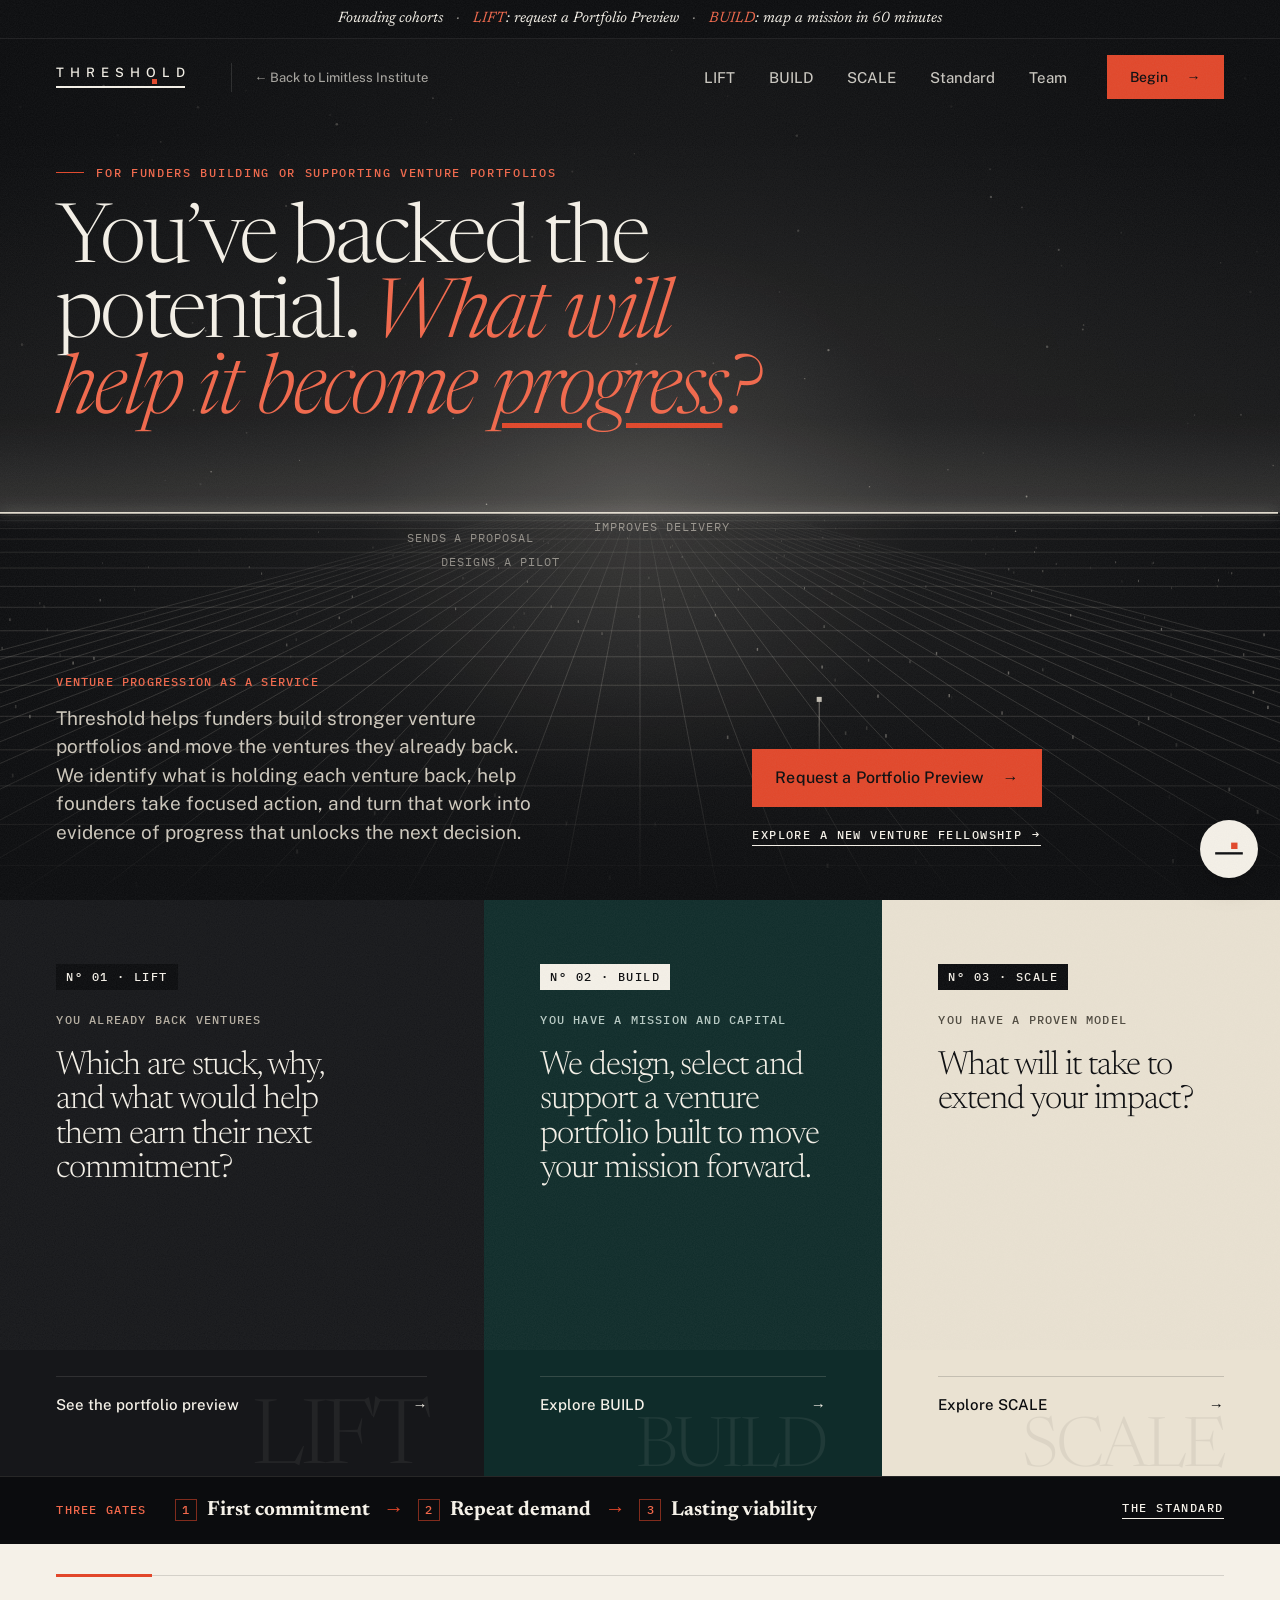
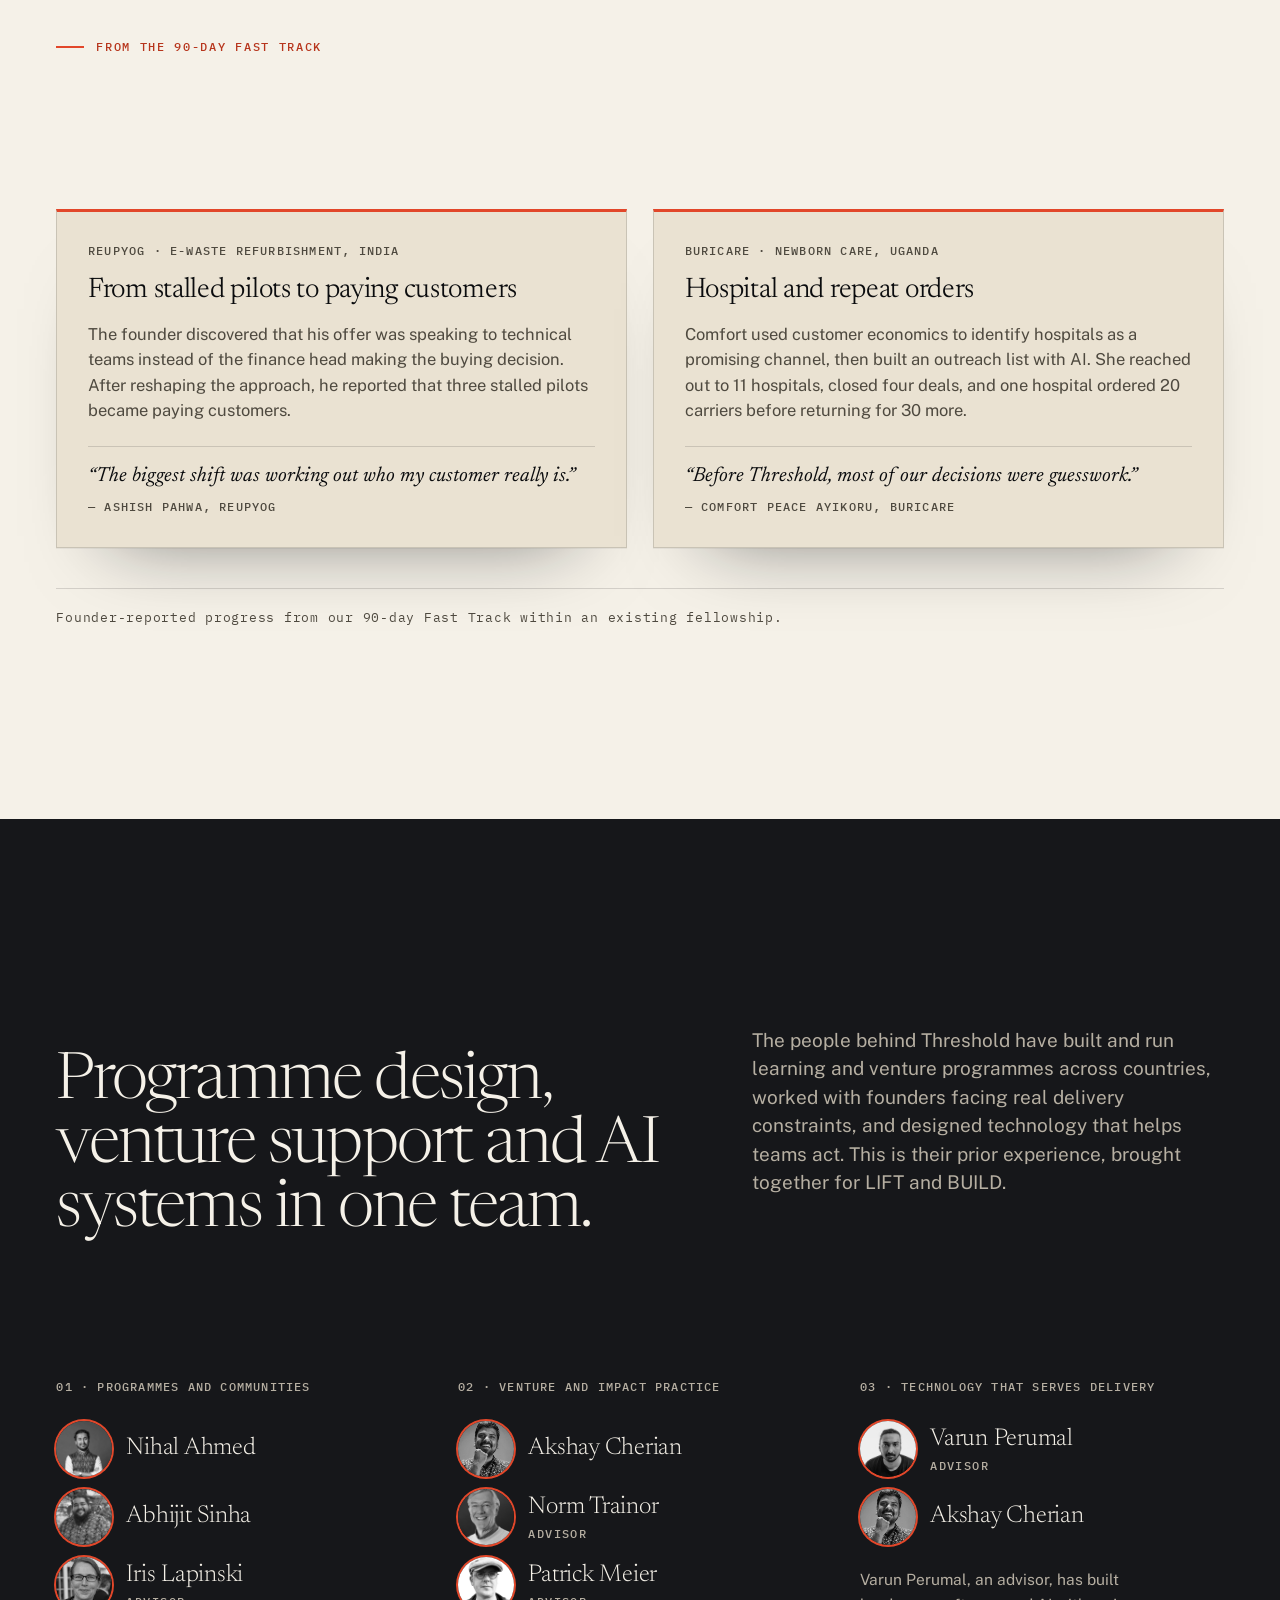
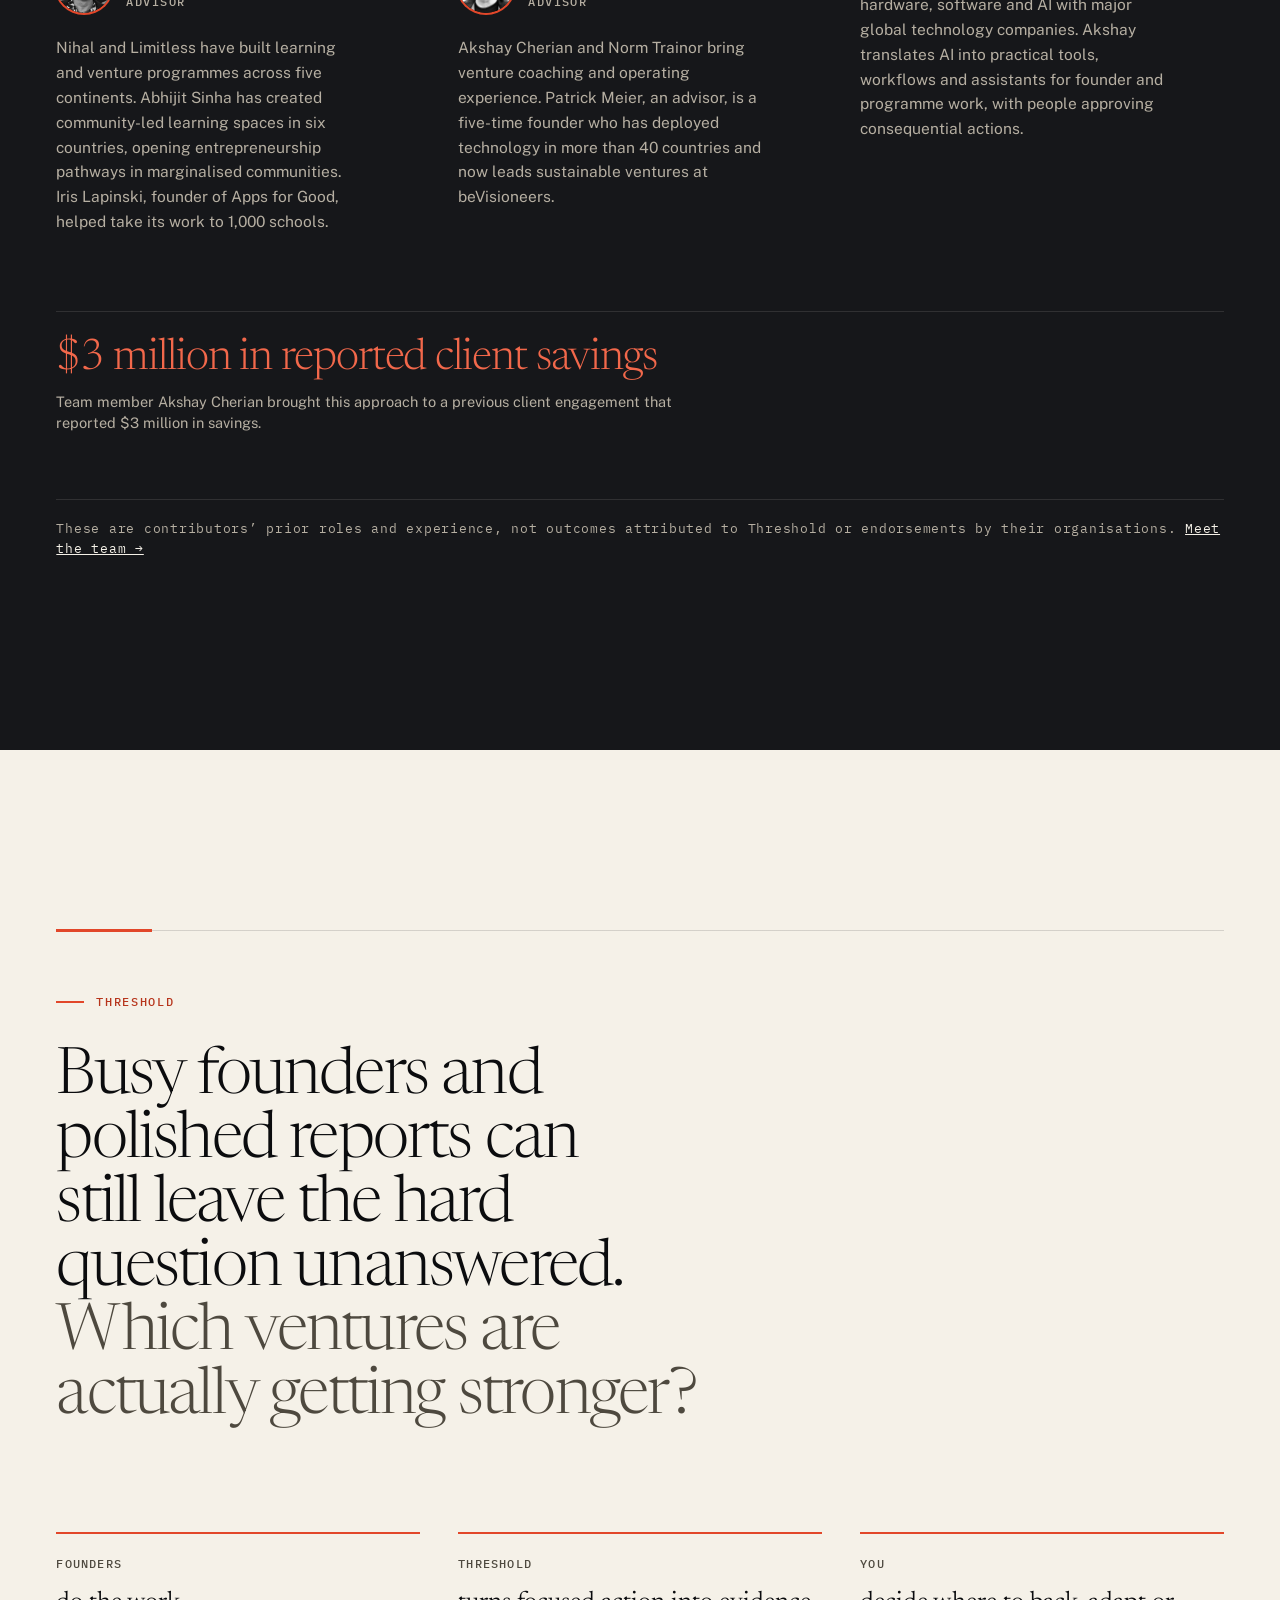
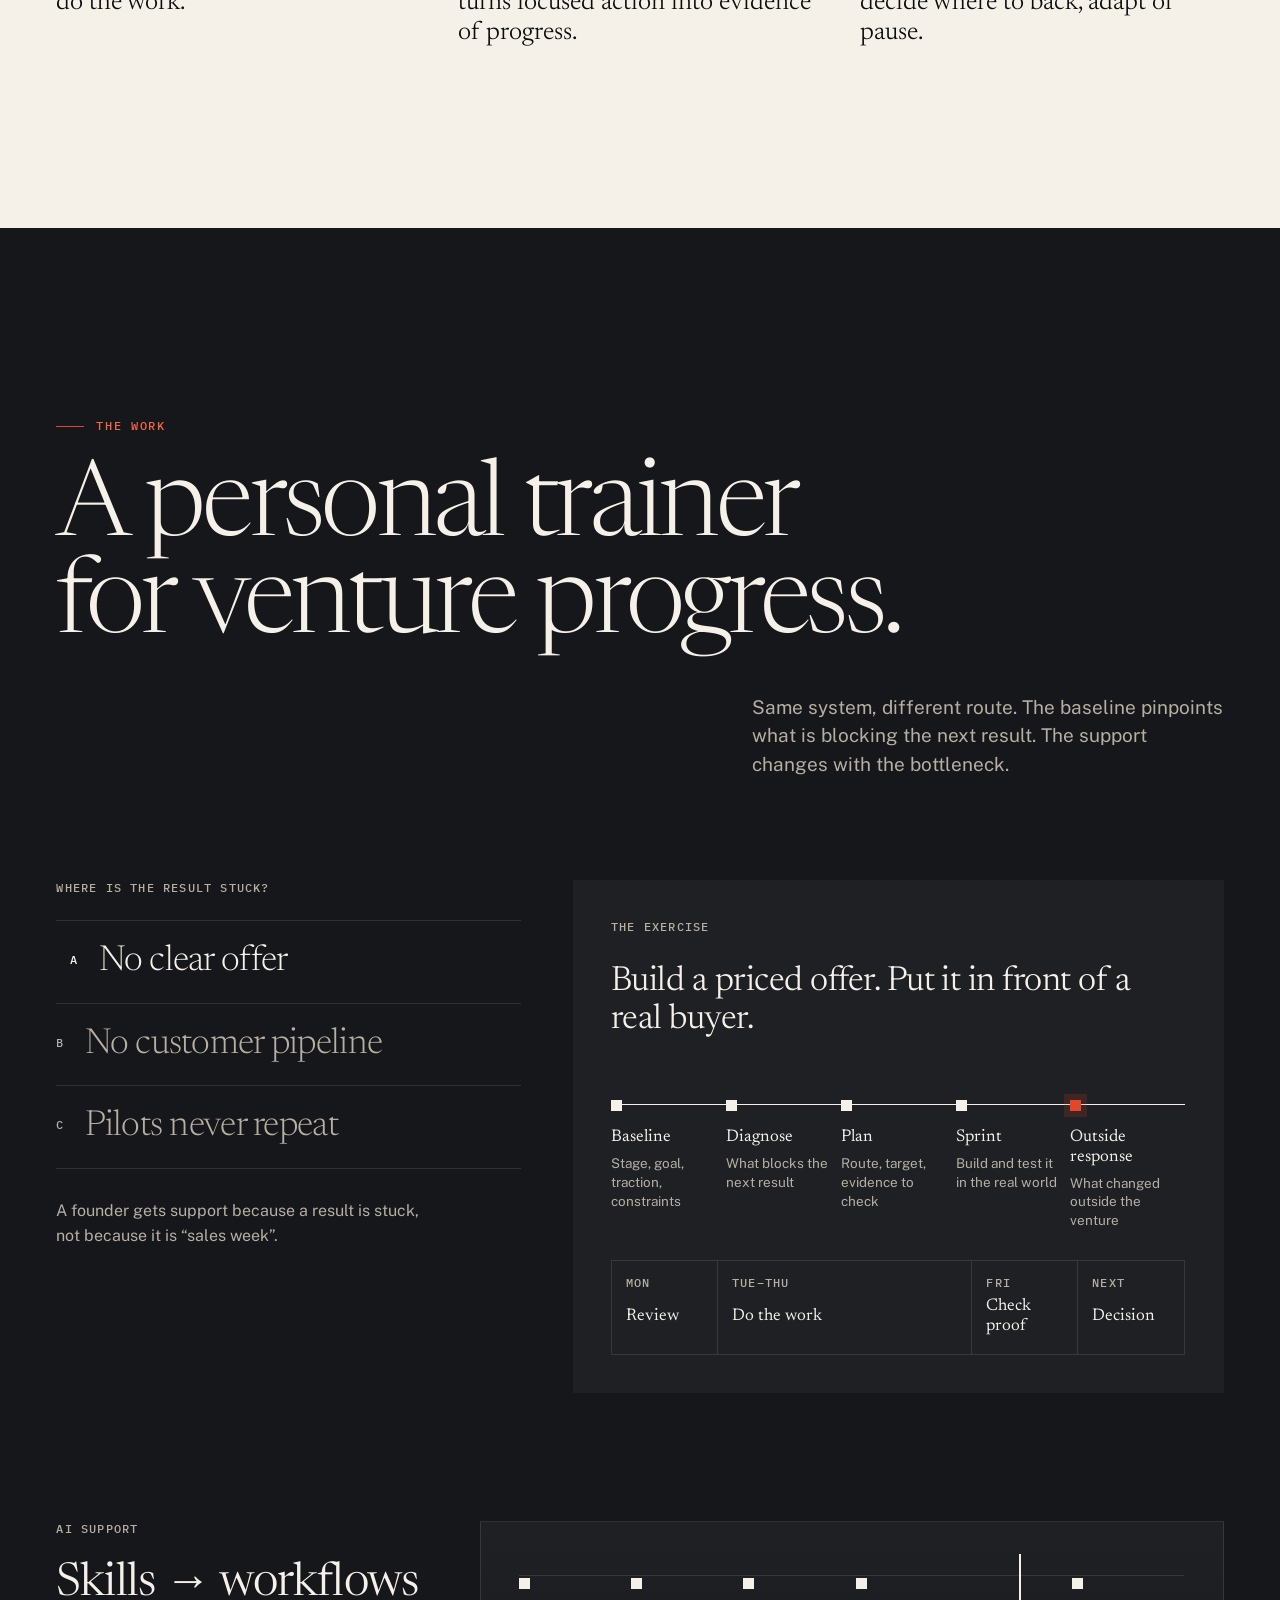
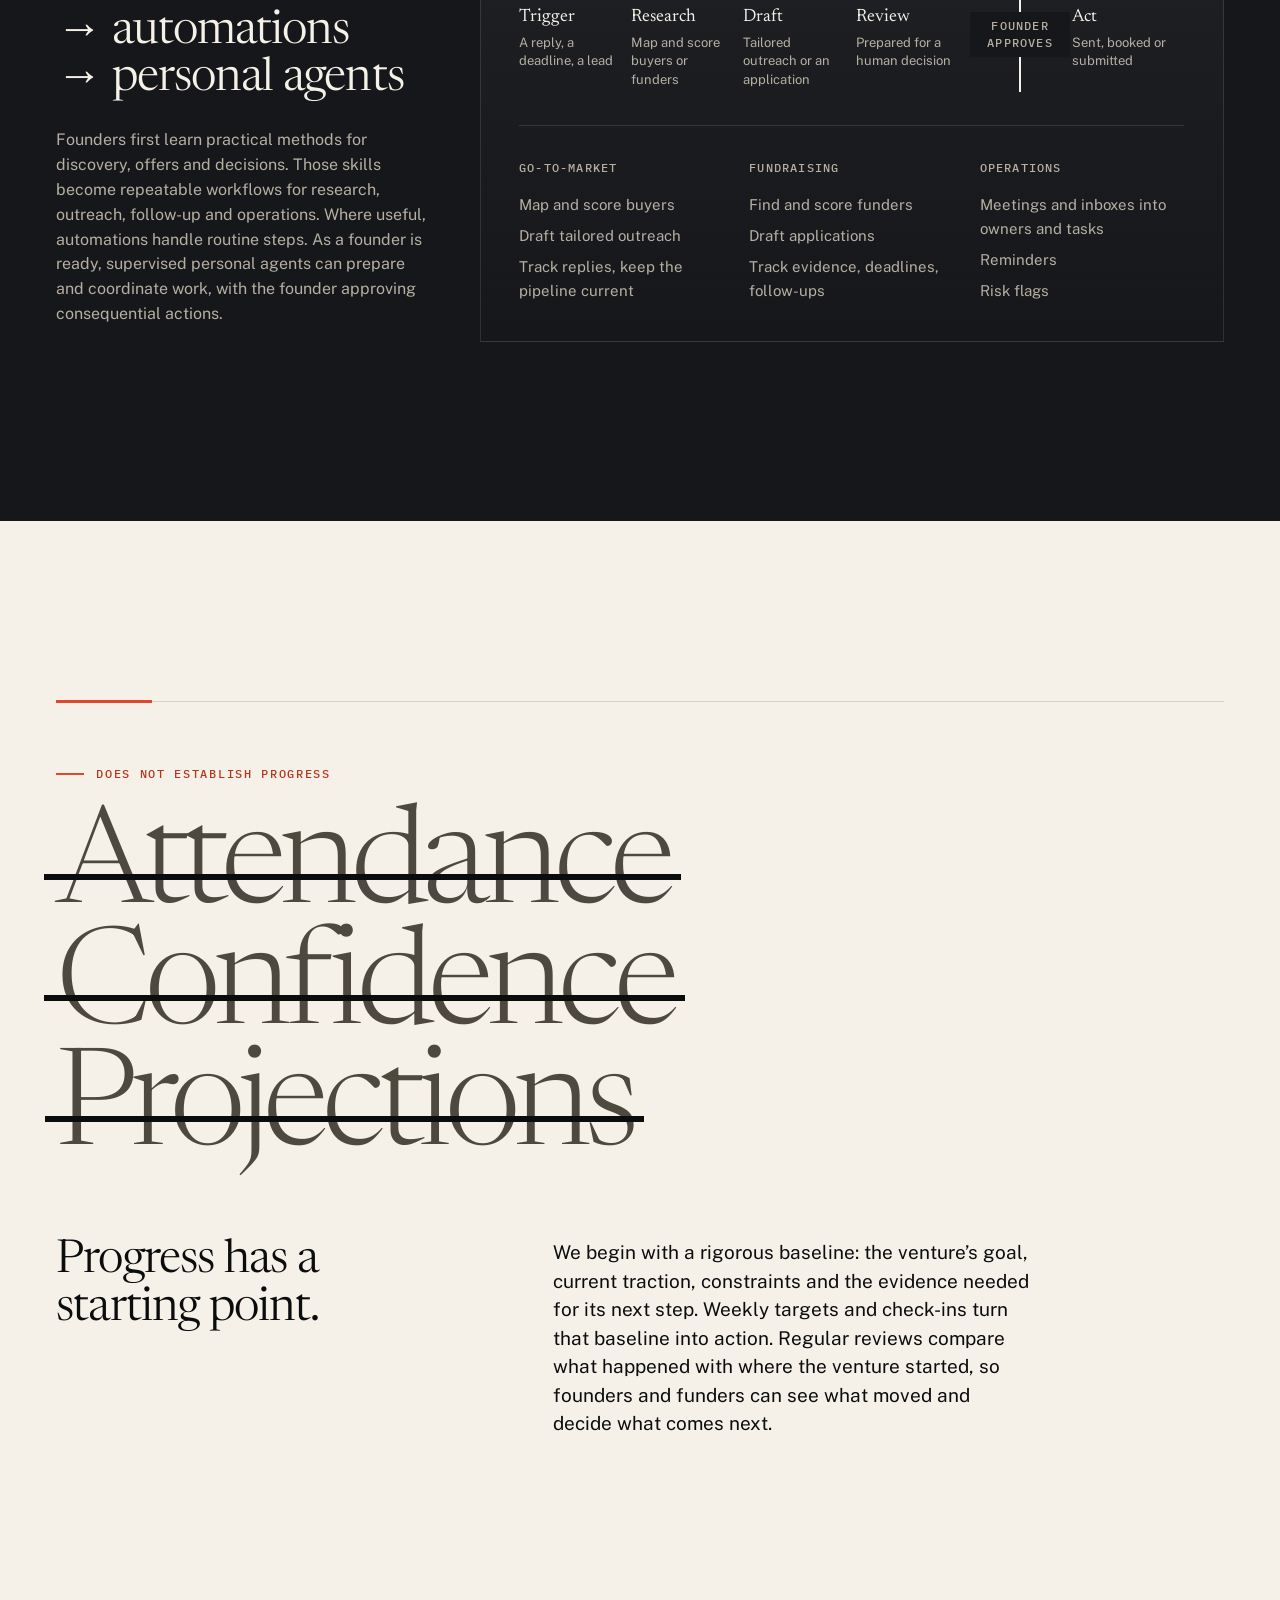
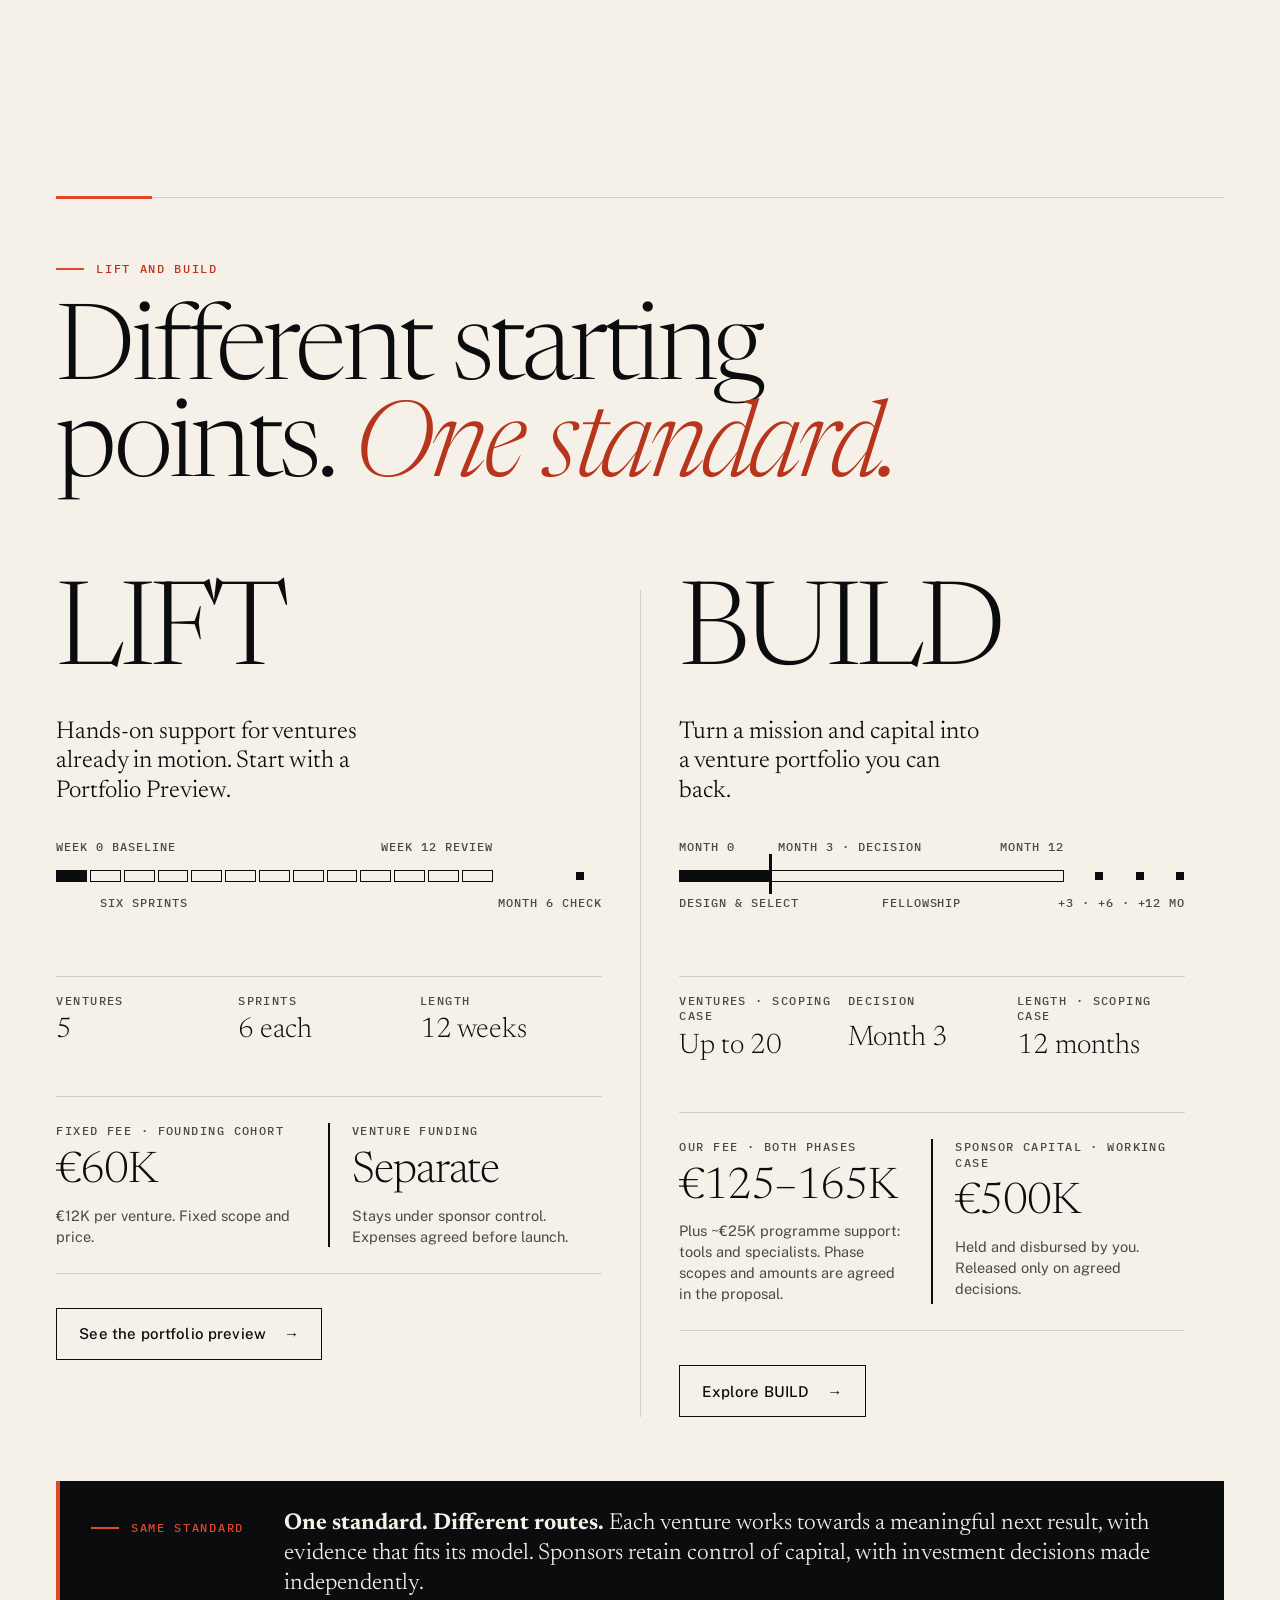
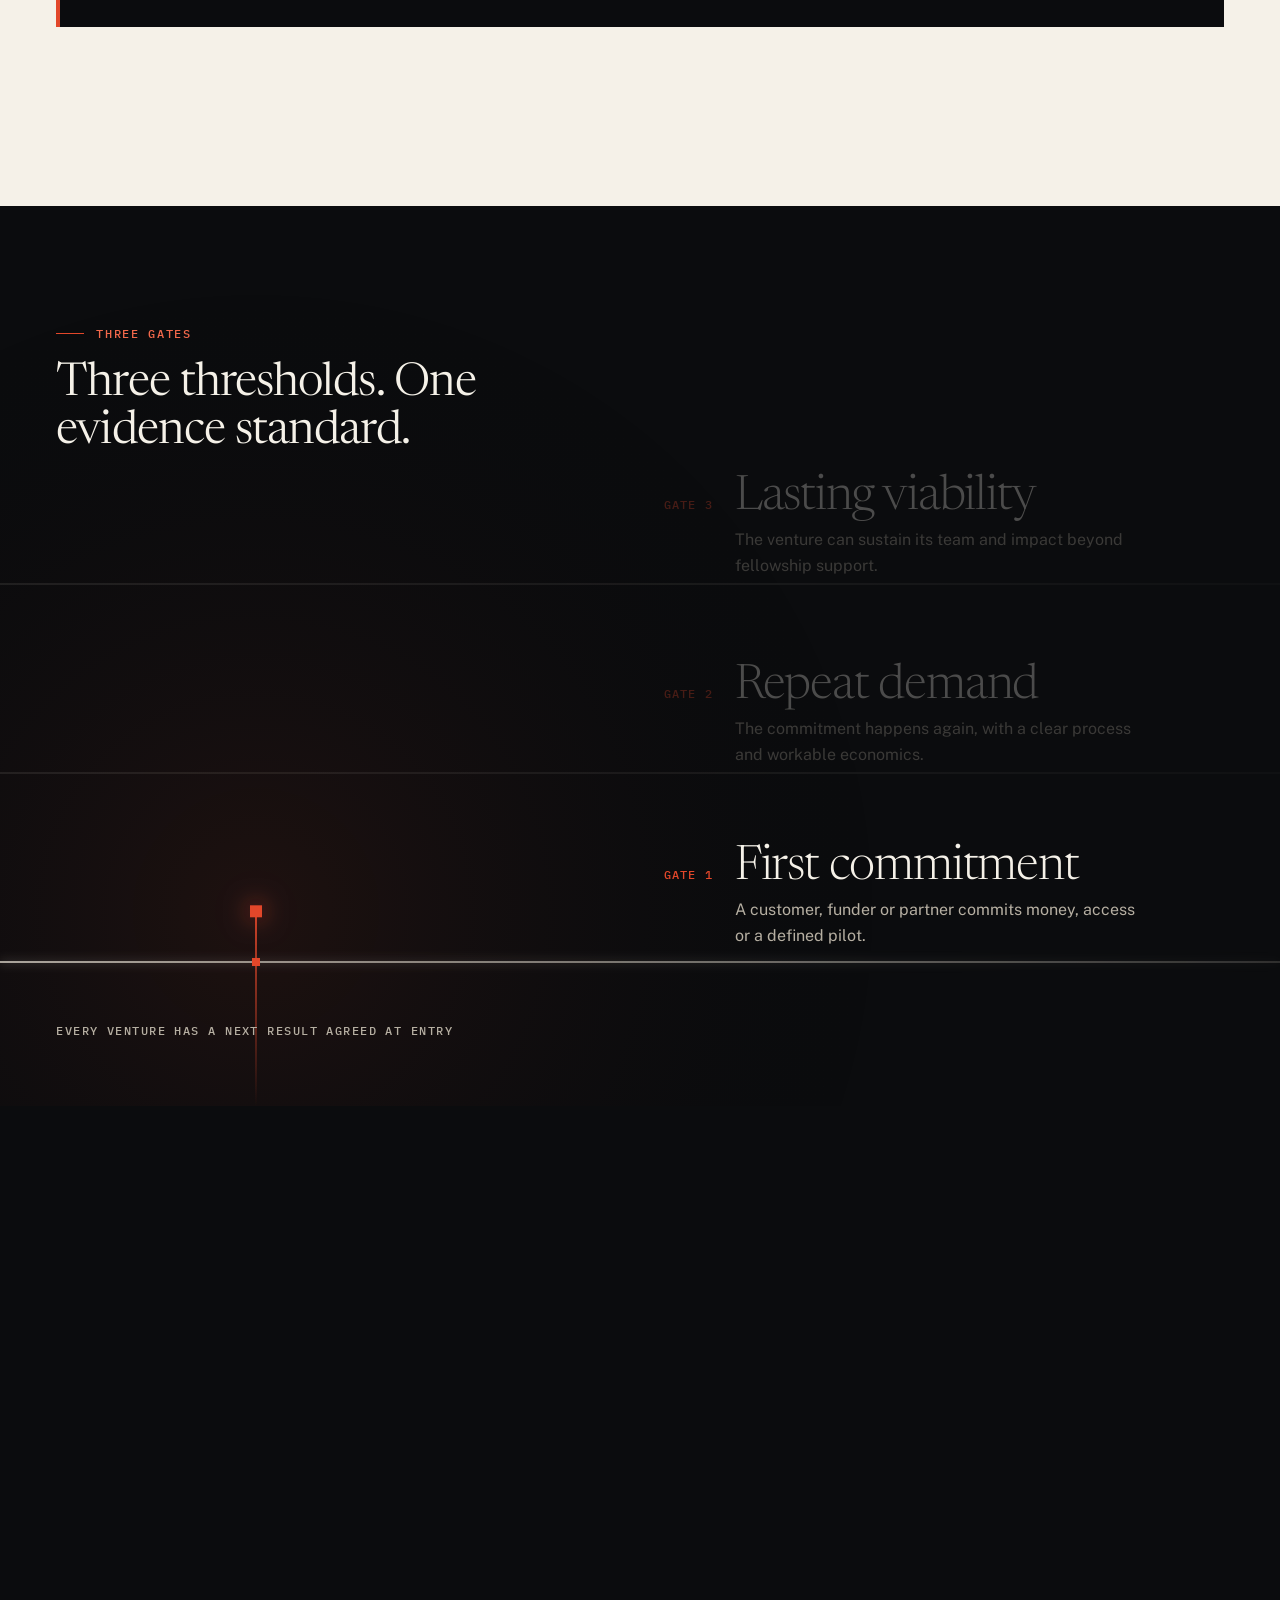
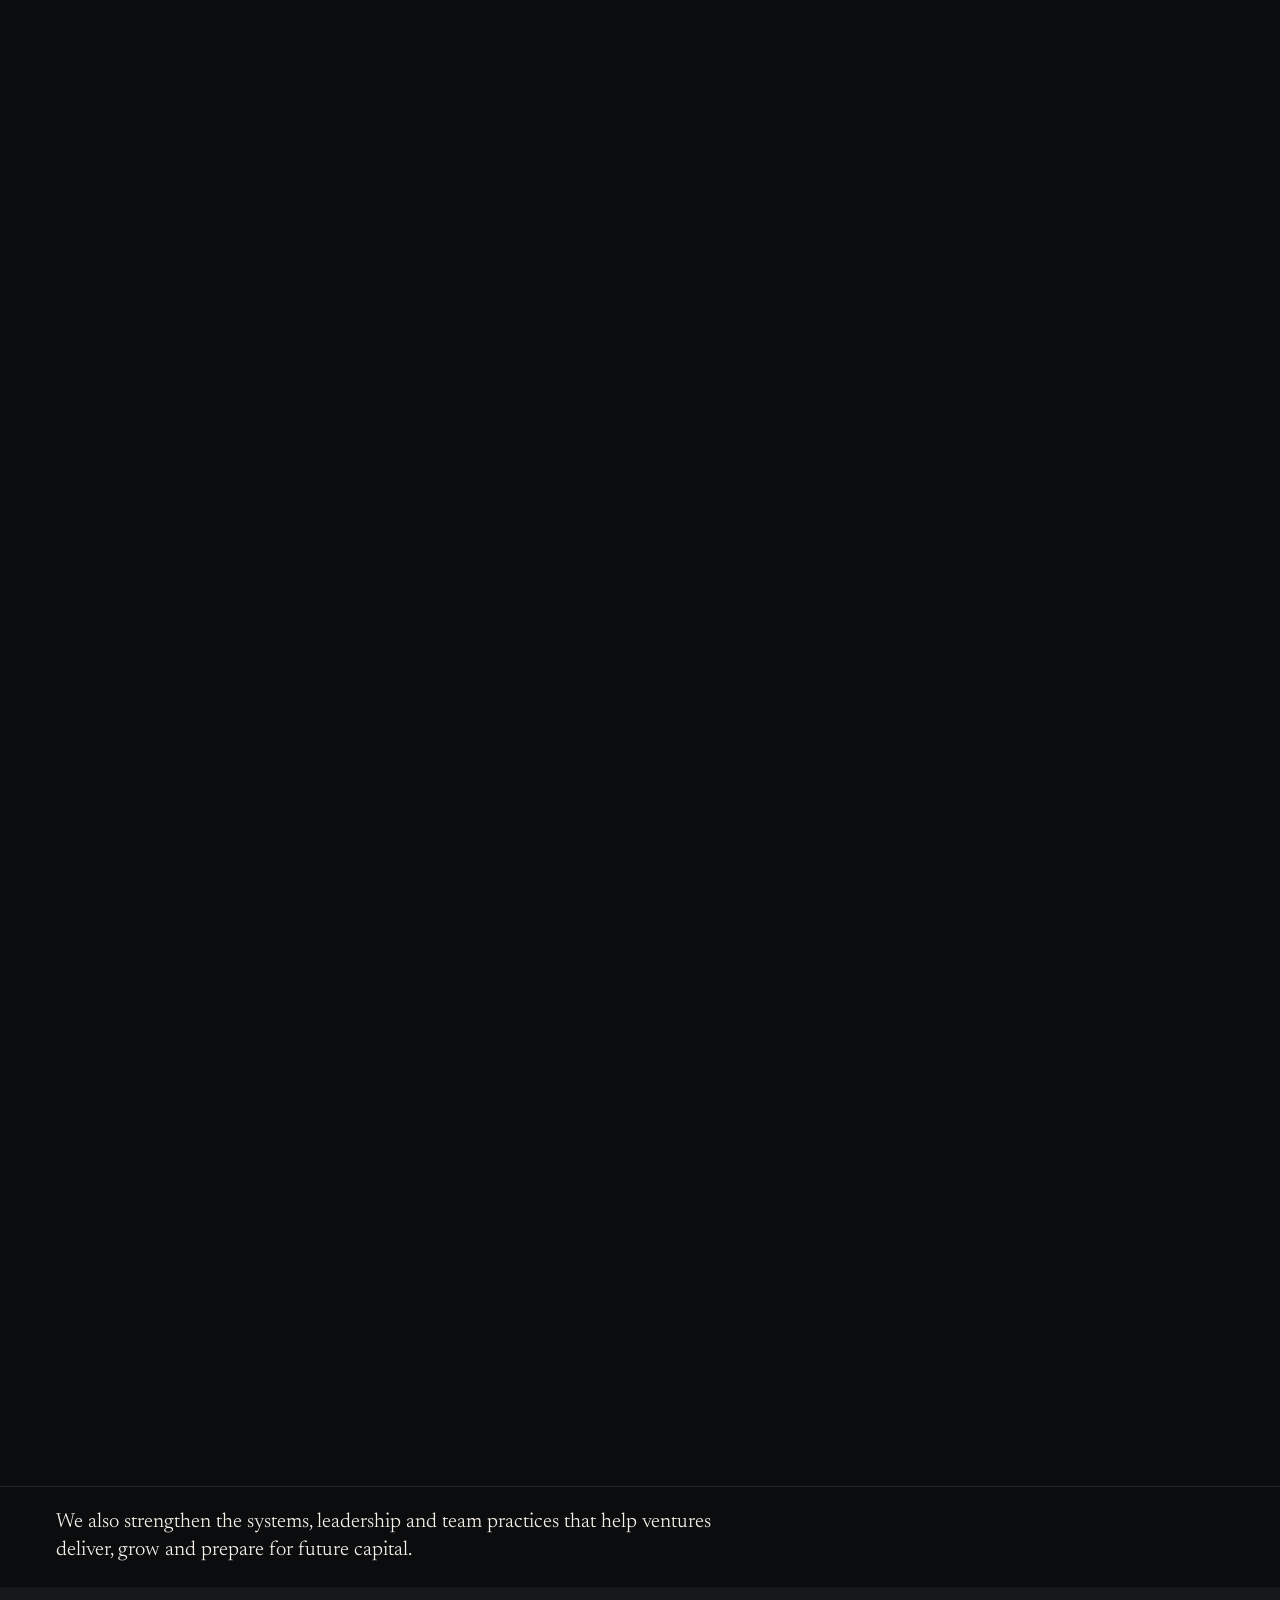
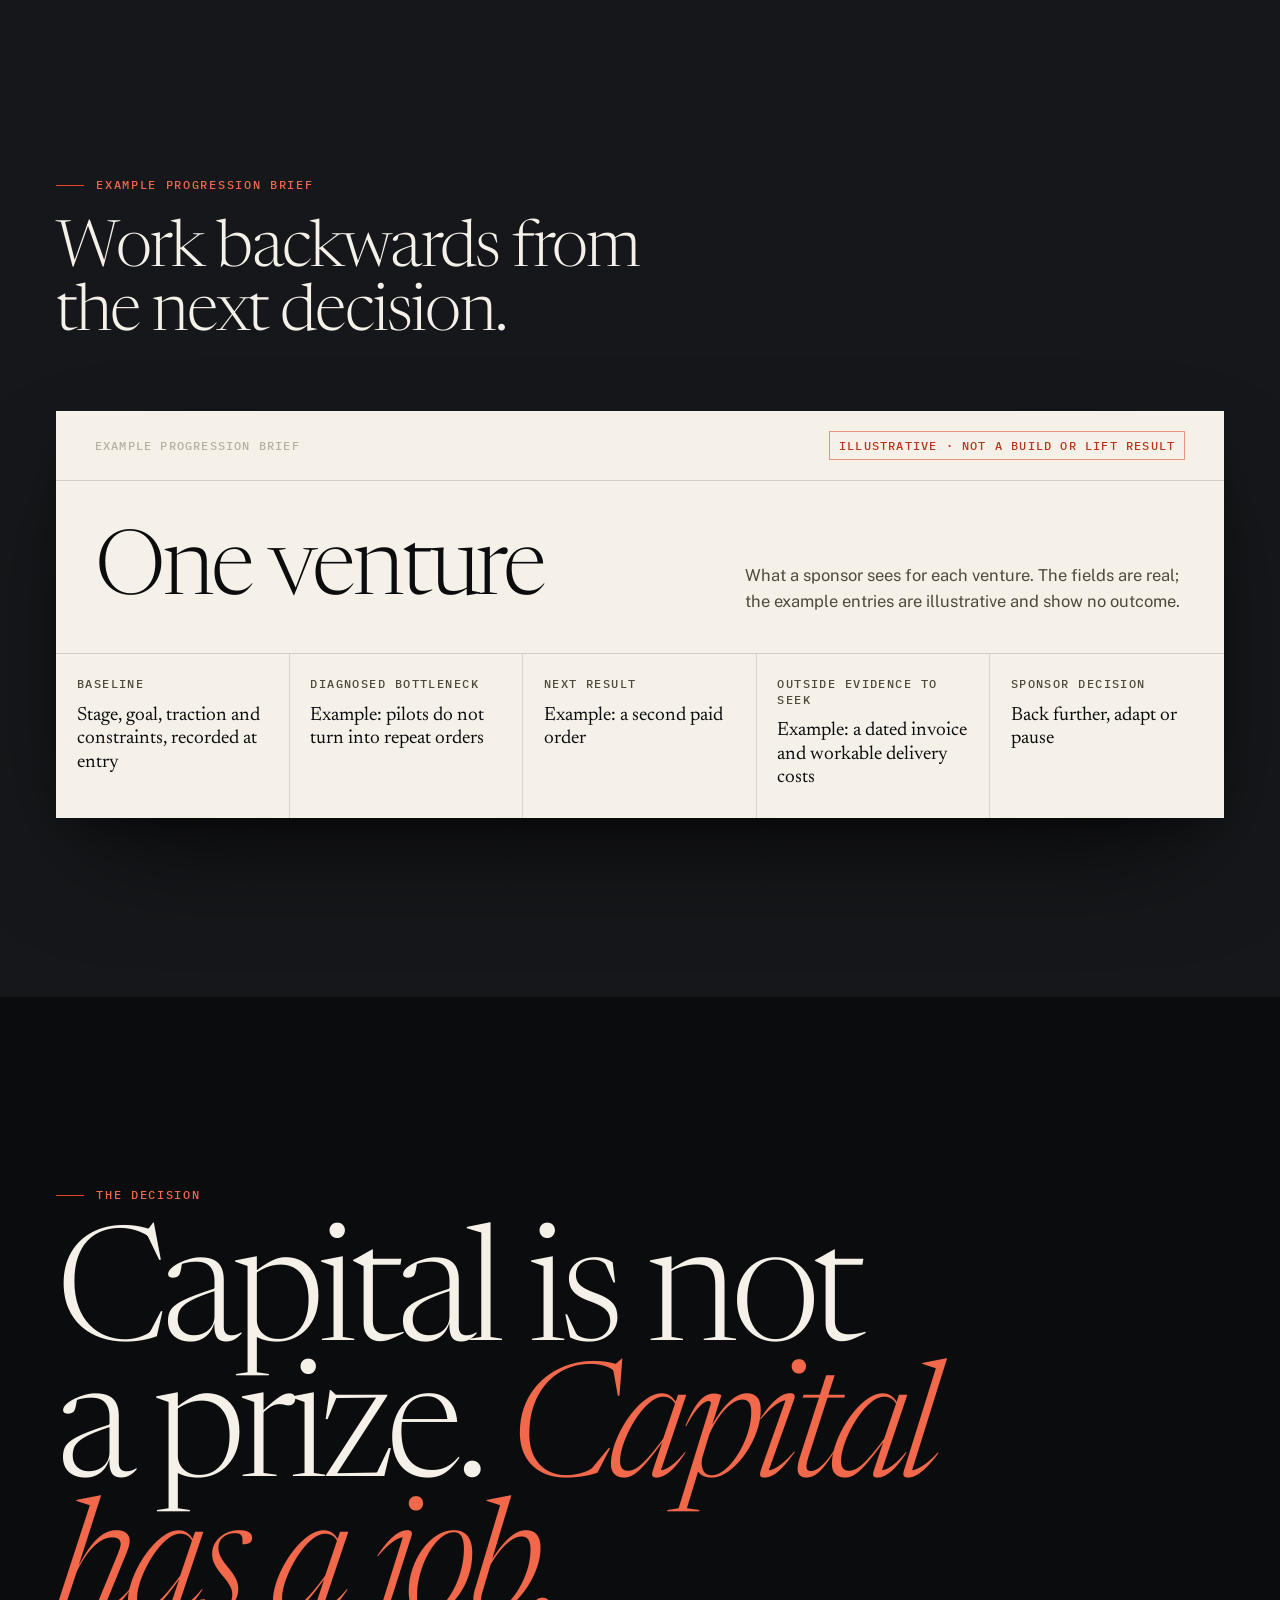
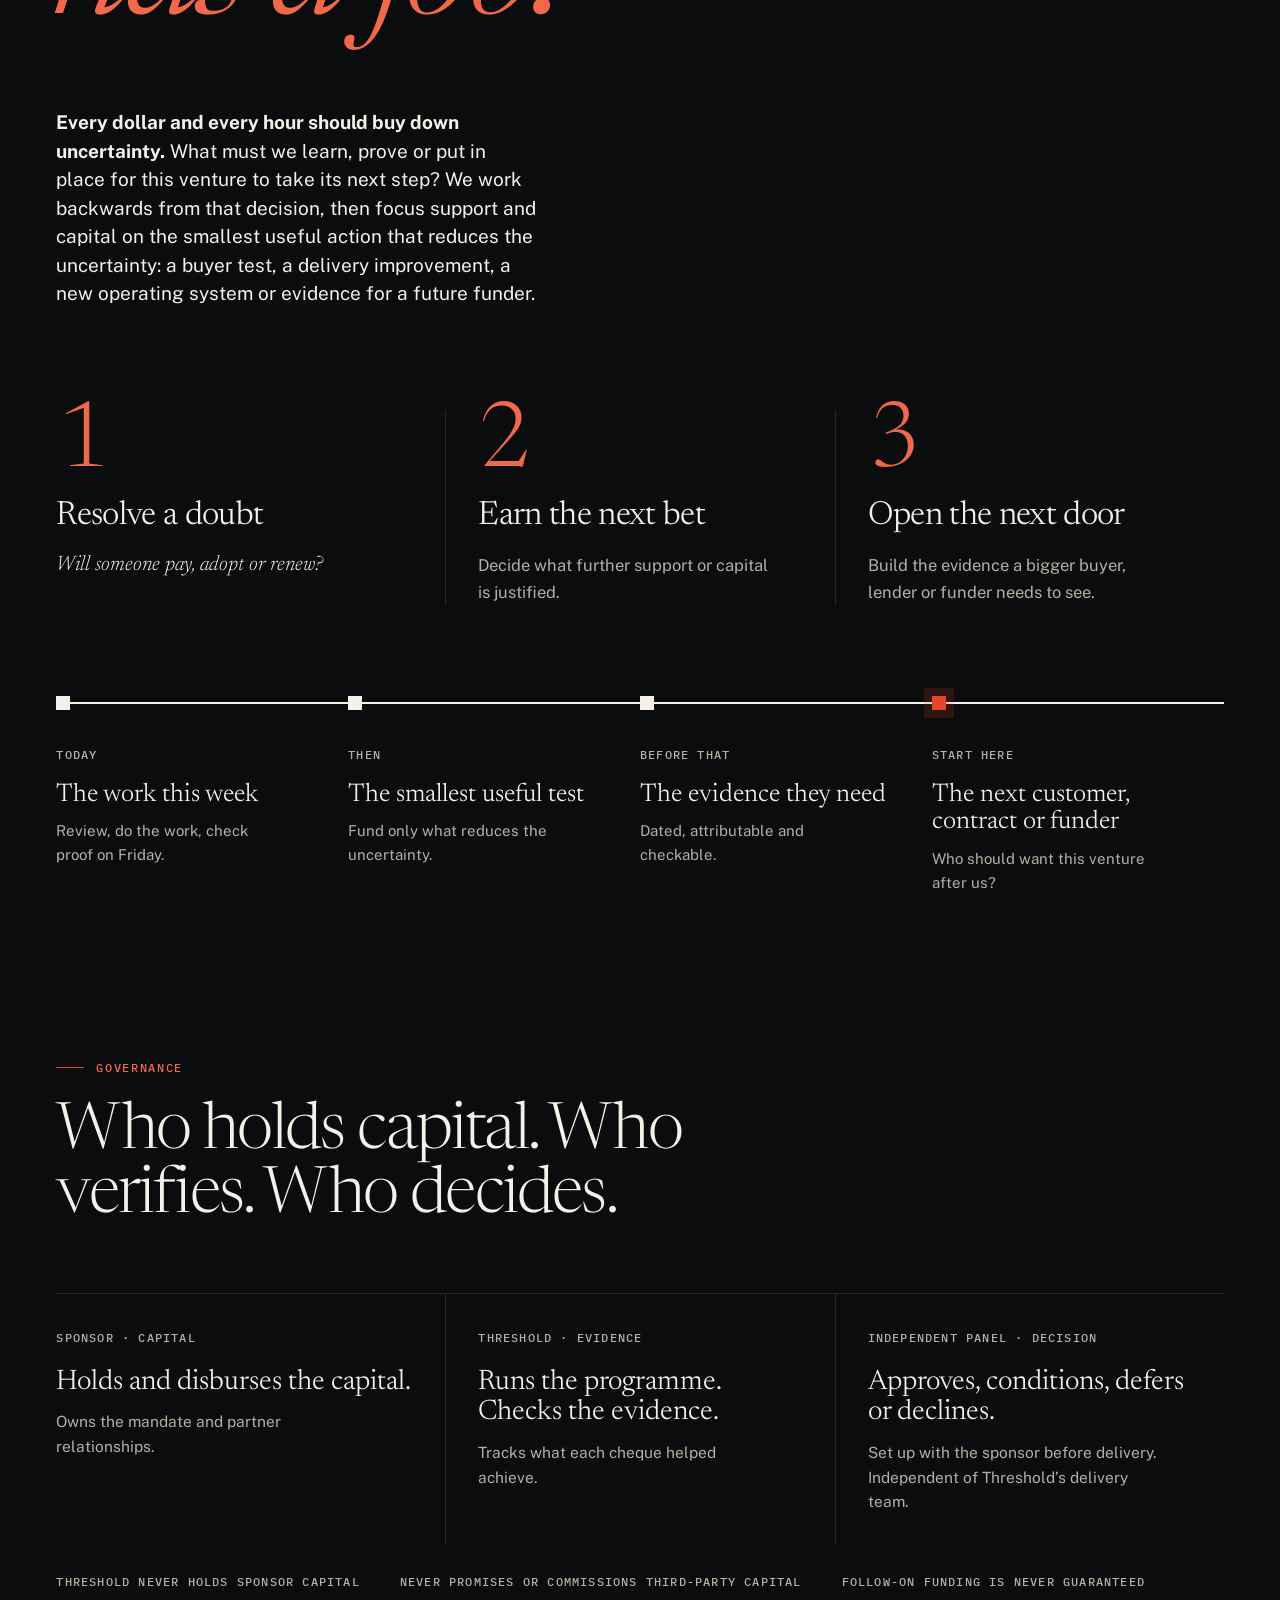
<file: index.html>
<!doctype html>
<html lang="en">
<head>
<meta charset="utf-8">
<meta name="viewport" content="width=device-width,initial-scale=1,viewport-fit=cover">
<title>Threshold: Venture Fellowship and Portfolio Support for Funders | Limitless Institute</title>
<meta name="description" content="Threshold helps funders build the right venture portfolio or move ventures they already back. We diagnose the constraint, support the work and check the outside response.">
<meta property="og:title" content="Threshold | Limitless Institute">
<meta property="og:description" content="Threshold helps funders build the right venture portfolio or move ventures they already back. We diagnose the constraint, support the work and check the outside response.">
<meta property="og:type" content="website">
<meta property="og:site_name" content="Limitless Institute">
<link rel="canonical" href="https://www.limitless.institute/threshold/">
<meta property="og:url" content="https://www.limitless.institute/threshold/">
<meta property="og:image" content="https://www.limitless.institute/threshold/og-threshold.png">
<meta property="og:image:width" content="1200">
<meta property="og:image:height" content="630">
<meta property="og:image:alt" content="Threshold: You’ve backed the potential. What will help it become progress?">
<meta name="twitter:card" content="summary_large_image">
<meta name="theme-color" content="#0B0C0E">
<link rel="icon" href="data:image/svg+xml,%3Csvg xmlns='http://www.w3.org/2000/svg' viewBox='0 0 32 32'%3E%3Crect width='32' height='32' fill='%230B0C0E'/%3E%3Crect x='4' y='19' width='24' height='2' fill='%23EDE6D9'/%3E%3Crect x='19' y='12' width='5' height='5' fill='%23E2472A'/%3E%3C/svg%3E">
<link rel="preconnect" href="https://fonts.googleapis.com"><link rel="preconnect" href="https://fonts.gstatic.com" crossorigin><link rel="stylesheet" href="https://fonts.googleapis.com/css2?family=Newsreader:ital,opsz,wght@0,6..72,200..800;1,6..72,200..800&family=Public+Sans:wght@100..900&family=IBM+Plex+Mono:wght@400;500&display=swap">
<link rel="stylesheet" href="site.css?v=20261116a">
</head>
<body>
<a class="skip" href="#main">Skip to content</a>
<header class="nav" id="nav">
  <div class="announce">Founding cohorts <span>·</span> <b>LIFT</b>: request a Portfolio Preview <span>·</span> <b>BUILD</b>: map a mission in 60 minutes</div>
  <div class="wrap nav-in">
    <a class="wm" href="index.html" aria-label="Threshold home">THRESHOLD<i></i></a>
    <a class="back-li" href="https://www.limitless.institute/" target="_top" aria-label="Back to Limitless Institute"><span aria-hidden="true">←</span> <span class="bl-a">Back to </span>Limitless<span class="bl-b"> Institute</span></a>
    <nav aria-label="Primary"><ul class="nav-links"><li><a href="lift.html">LIFT</a></li><li><a href="build.html">BUILD</a></li><li><a href="scale.html">SCALE</a></li><li><a href="standard.html">Standard</a></li><li><a href="team.html">Team</a></li></ul></nav>
    <a class="btn" href="begin.html">Begin <span class="ar">→</span></a>
    <button class="menu-b" id="menuB" aria-expanded="false" aria-controls="sheet">MENU</button>
  </div>
</header>
<div class="sheet" id="sheet" hidden role="dialog" aria-modal="true" aria-label="Menu">
  <div class="sheet-top"><span class="wm">THRESHOLD<i></i></span><button class="menu-b" id="sheetX" style="display:inline-block">CLOSE</button></div>
  <ol><li><a href="lift.html"><span>LIFT</span><span>Existing ventures · Portfolio Preview</span></a></li><li><a href="build.html"><span>BUILD</span><span>Mission + capital · new portfolio</span></a></li><li><a href="scale.html"><span>SCALE</span><span>Proven model · next stage of scale</span></a></li><li><a href="standard.html"><span>Standard</span><span>Gates · evidence · decisions</span></a></li><li><a href="team.html"><span>Team</span><span>Programme · venture · AI</span></a></li><li><a href="begin.html"><span>Begin</span><span>Preview or mission call</span></a></li></ol>
  <a class="back-li back-sheet" href="https://www.limitless.institute/" target="_top">← Back to Limitless Institute</a>
  <div class="foot"><a class="btn btn-gold" href="begin.html#lift">Request a Portfolio Preview <span class="ar">→</span></a><a class="btn btn-gold" href="begin.html#build">Map a mission <span class="ar">→</span></a></div>
</div>
<main id="main">
<!-- HERO: the threshold -->
<section class="hero hero-conv t-ink" id="hero" data-nav="dark" aria-labelledby="h1">
  <canvas aria-hidden="true"></canvas>
  <div class="hero-labels" aria-hidden="true"></div>
  <div class="hero-top wrap">
    <span class="kicker">For funders building or supporting venture portfolios</span>
    <h1 class="display" id="h1" style="margin-top:24px">You’ve backed the potential. <em>What will help it become <span class="uline">progress</span>?</em></h1>
  </div>
  <div class="hero-horizon wrap"></div>
  <div class="wrap g12 hero-foot">
    <div class="hero-sup"><span class="tag">Venture Progression as a Service</span><p class="lead">Threshold helps funders build stronger venture portfolios and move the ventures they already back. We identify what is holding each venture back, help founders take focused action, and turn that work into evidence of progress that unlocks the next decision.</p></div>
    <div class="hero-cta">
      <a class="btn btn-gold" href="begin.html#lift">Request a Portfolio Preview <span class="ar">→</span></a>
      <a class="lnk hero-alt" href="build.html">Explore a new venture fellowship <span aria-hidden="true">→</span></a>
    </div>
  </div>
  <p class="sr">Animation: founder activity moves across a dark field toward a bright line. Activity alone does not cross it. An outside response, such as a customer paying, presses against the line, breaks through and is marked in colour.</p>
</section>

<!-- ROUTE CARDS: LIFT first (primary), BUILD, SCALE -->
<section class="doors doors-3" id="doors" data-nav="light" aria-label="Three ways in">
  <a class="door t-char" href="lift.html#preview">
    <span class="no">N° 01 · LIFT</span><span class="tag">You already back ventures</span>
    <p class="big">Which are stuck, why, and what would help them earn their next commitment?</p>
    <span class="go">See the portfolio preview <span class="ar">→</span></span>
    <span class="ghost" aria-hidden="true">LIFT</span>
  </a>
  <a class="door t-wine" href="build.html">
    <span class="no">N° 02 · BUILD</span><span class="tag">You have a mission and capital</span>
    <p class="big">We design, select and support a venture portfolio built to move your mission forward.</p>
    <span class="go">Explore BUILD <span class="ar">→</span></span>
    <span class="ghost" aria-hidden="true">BUILD</span>
  </a>
  <a class="door t-sand" href="scale.html">
    <span class="no">N° 03 · SCALE</span><span class="tag">You have a proven model</span>
    <p class="big">What will it take to extend your impact?</p>
    <span class="go">Explore SCALE <span class="ar">→</span></span>
    <span class="ghost" aria-hidden="true">SCALE</span>
  </a>
</section>
<div class="gstrip t-ink" data-nav="dark" aria-label="The three gates">
  <div class="wrap"><span class="tag">Three gates</span><ol><li><b>First commitment</b></li><li><b>Repeat demand</b></li><li><b>Lasting viability</b></li></ol><a class="lnk" href="standard.html">The standard</a></div>
</div>

<!-- PROGRESS: two founder-reported cases from the 90-day Fast Track -->
<section class="sec sec-tight t-bone" id="cases" data-nav="light" aria-labelledby="t-cases"><div class="wrap"><span class="kicker rv">From the <span class="nw">90-day</span> Fast Track</span><h2 class="statement rv d1" id="t-cases" style="margin-top:24px">What progress looks like.</h2><div class="cases cases-2"><article class="case rv d0"><span class="tag mute">ReUpyog · <span class="nw">E-waste</span> refurbishment, India</span><h3 class="case-t">From stalled pilots to paying customers</h3><p>The founder discovered that his offer was speaking to technical teams instead of the finance head making the buying decision. After reshaping the approach, he reported that three stalled pilots became paying customers.</p><blockquote><p>“The biggest shift was working out who my customer really is.”</p><footer>— Ashish Pahwa, ReUpyog</footer></blockquote></article><article class="case rv d1"><span class="tag mute">BuriCare · Newborn care, Uganda</span><h3 class="case-t">Hospital and repeat orders</h3><p>Comfort used customer economics to identify hospitals as a promising channel, then built an outreach list with AI. She reached out to 11 hospitals, closed four deals, and one hospital ordered 20 carriers before returning for 30 more.</p><blockquote><p>“Before Threshold, most of our decisions were guesswork.”</p><footer>— Comfort Peace Ayikoru, BuriCare</footer></blockquote></article></div><p class="disc"><span class="nw">Founder-reported</span> progress from our <span class="nw">90-day</span> Fast Track within an existing fellowship.</p></div></section>

<!-- EXPERIENCE: proof near the first route decision -->
<section class="sec t-char" id="experience" data-nav="dark" aria-labelledby="t-exp">
  <div class="wrap">
    <div class="g12">
      <div class="c-1-7"><span class="kicker rv">Experience behind Threshold</span>
      <h2 class="statement rv d1" id="t-exp" style="margin-top:24px">Programme design, venture support and AI systems in one team.</h2></div>
      <p class="lead mute c-8-12 rv d2" style="margin-top:28px">The people behind Threshold have built and run learning and venture programmes across countries, worked with founders facing real delivery constraints, and designed technology that helps teams act. This is their prior experience, brought together for LIFT and BUILD.</p>
    </div>
    <div class="team"><div class="rv d0"><span class="tag">01 · Programmes and communities</span><ul class="mems"><li class="mem"><img src="team-nihal-ahmed.jpg" alt="" width="64" height="64" decoding="async"><span>Nihal Ahmed</span></li><li class="mem"><img src="team-abhijit-sinha.jpg" alt="" width="64" height="64" decoding="async"><span>Abhijit Sinha</span></li><li class="mem"><img src="team-iris-lapinski.jpg" alt="" width="64" height="64" decoding="async"><span class="mem-t">Iris Lapinski<small class="mem-r">Advisor</small></span></li></ul><p>Nihal and Limitless have built learning and venture programmes across five continents. Abhijit Sinha has created <span class="nw">community-led</span> learning spaces in six countries, opening entrepreneurship pathways in marginalised communities. Iris Lapinski, founder of Apps for Good, helped take its work to 1,000 schools.</p></div><div class="rv d1"><span class="tag">02 · Venture and impact practice</span><ul class="mems"><li class="mem"><img src="team-akshay-cherian.jpg" alt="" width="64" height="64" decoding="async"><span>Akshay Cherian</span></li><li class="mem"><img src="team-norm-trainor.jpg" alt="" width="64" height="64" decoding="async"><span class="mem-t">Norm Trainor<small class="mem-r">Advisor</small></span></li><li class="mem"><img src="team-patrick-meier.jpg" alt="" width="64" height="64" decoding="async"><span class="mem-t">Patrick Meier<small class="mem-r">Advisor</small></span></li></ul><p>Akshay Cherian and Norm Trainor bring venture coaching and operating experience. Patrick Meier, an advisor, is a <span class="nw">five-time</span> founder who has deployed technology in more than 40 countries and now leads sustainable ventures at beVisioneers.</p></div><div class="rv d2"><span class="tag">03 · Technology that serves delivery</span><ul class="mems"><li class="mem"><img src="team-varun-perumal.jpg" alt="" width="64" height="64" decoding="async"><span class="mem-t">Varun Perumal<small class="mem-r">Advisor</small></span></li><li class="mem"><img src="team-akshay-cherian.jpg" alt="" width="64" height="64" decoding="async"><span>Akshay Cherian</span></li></ul><p>Varun Perumal, an advisor, has built hardware, software and AI with major global technology companies. Akshay translates AI into practical tools, workflows and assistants for founder and programme work, with people approving consequential actions.</p></div></div>
    <div class="terms" style="grid-template-columns:1fr;margin-top:clamp(48px,6vw,88px);border-bottom:0"><div class="rv"><span class="v">$3 million in reported client savings</span><span class="s" style="max-width:72ch">Team member Akshay Cherian brought this approach to a previous client engagement that reported $3 million in savings.</span></div></div>
    <p class="disc">These are contributors’ prior roles and experience, not outcomes attributed to Threshold or endorsements by their organisations. <a href="team.html" style="color:var(--bone)">Meet the team →</a></p>
  </div>
</section>

<!-- MANIFESTO -->
<section class="sec manifesto t-bone" data-nav="light">
  <div class="wrap">
    <span class="kicker rv">Threshold</span>
    <p class="statement rv d1" style="margin-top:34px">Busy founders and polished reports can still leave the hard question unanswered. <span class="mute">Which ventures are actually getting stronger?</span></p>
    <div class="three">
      <p class="rv"><span class="tag">Founders</span>do the work.</p>
      <p class="rv d1"><span class="tag">Threshold</span>turns focused action into evidence of progress.</p>
      <p class="rv d2"><span class="tag">You</span>decide where to back, adapt or pause.</p>
    </div>
  </div>
</section>

<!-- WORK -->
<section class="sec t-char" id="work" data-nav="dark" aria-labelledby="t-work">
  <div class="wrap">
    <div class="g12">
      <div class="c-1-9"><span class="kicker rv">The work</span>
      <h2 class="display rv d1" id="t-work" style="margin-top:28px">A personal trainer for venture progress.</h2></div>
      <p class="lead mute c-8-12 rv d2" style="margin-top:36px">Same system, different route. The baseline pinpoints what is blocking the next result. The support changes with the bottleneck.</p>
    </div>

    <div class="method bneck">
      <div class="stack">
        <span class="tag mute">Where is the result stuck?</span>
        <div class="bq" id="bq" role="tablist" aria-label="Bottleneck">
          <button role="tab" aria-selected="true" aria-controls="route"><span class="tag">A</span>No clear offer</button>
          <button role="tab" aria-selected="false" aria-controls="route" tabindex="-1"><span class="tag">B</span>No customer pipeline</button>
          <button role="tab" aria-selected="false" aria-controls="route" tabindex="-1"><span class="tag">C</span>Pilots never repeat</button>
        </div>
        <p class="small mute" style="margin:6px 0 0;max-width:38ch">A founder gets support because a result is stuck, not because it is “sales week”.</p>
      </div>
      <div class="route" id="route" role="tabpanel">
        <span class="tag mute">The exercise</span>
        <p class="ex" id="bex" aria-live="polite">Build a priced offer. Put it in front of a real buyer.</p>
        <div class="track" id="track">
          <span class="rail" aria-hidden="true"><i></i></span>
          <div class="stn"><b>Baseline</b><span>Stage, goal, traction, constraints</span></div>
          <div class="stn"><b>Diagnose</b><span>What blocks the next result</span></div>
          <div class="stn"><b>Plan</b><span>Route, target, evidence to check</span></div>
          <div class="stn"><b>Sprint</b><span>Build and test it in the real world</span></div>
          <div class="stn out"><b>Outside response</b><span>What changed outside the venture</span></div>
        </div>
        <div class="week" aria-label="The weekly rhythm">
          <div><span class="tag">Mon</span><b>Review</b></div>
          <div><span class="tag"><span class="nw">Tue–Thu</span></span><b>Do the work</b></div>
          <div><span class="tag">Fri</span><b>Check proof</b></div>
          <div><span class="tag">Next</span><b>Decision</b></div>
        </div>
      </div>
    </div>

    <div class="ai">
      <div class="stack">
        <span class="tag mute">AI support</span>
        <h3 class="h2">Skills → workflows → automations → personal agents</h3>
        <p class="mute small" style="margin:0;max-width:40ch">Founders first learn practical methods for discovery, offers and decisions. Those skills become repeatable workflows for research, outreach, <span class="nw">follow-up</span> and operations. Where useful, automations handle routine steps. As a founder is ready, supervised personal agents can prepare and coordinate work, with the founder approving consequential actions.</p>
      </div>
      <div class="loop">
        <div class="pipe" aria-label="AI support flow: trigger, research, draft and review, then the founder approves before any action">
          <span class="r" aria-hidden="true"></span>
          <div class="p lit"><b>Trigger</b><span>A reply, a deadline, a lead</span></div>
          <div class="p lit"><b>Research</b><span>Map and score buyers or funders</span></div>
          <div class="p lit"><b>Draft</b><span>Tailored outreach or an application</span></div>
          <div class="p lit"><b>Review</b><span>Prepared for a human decision</span></div>
          <div class="gate"><span class="tag">Founder approves</span></div>
          <div class="p lit"><b>Act</b><span>Sent, booked or submitted</span></div>
        </div>
        <div class="lanes">
          <div><span class="tag"><span class="nw">Go-to-market</span></span><ul><li>Map and score buyers</li><li>Draft tailored outreach</li><li>Track replies, keep the pipeline current</li></ul></div>
          <div><span class="tag">Fundraising</span><ul><li>Find and score funders</li><li>Draft applications</li><li>Track evidence, deadlines, <span class="nw">follow-ups</span></li></ul></div>
          <div><span class="tag">Operations</span><ul><li>Meetings and inboxes into owners and tasks</li><li>Reminders</li><li>Risk flags</li></ul></div>
        </div>
      </div>
    </div>
  </div>
</section>

<!-- PROOF BY MODEL + QUALITY -->
<section class="sec t-bone" data-nav="light" aria-label="What does not establish progress">
  <div class="wrap">
    <div>
      <span class="kicker rv">Does not establish progress</span>
      <p class="nope" style="margin-top:28px" aria-label="Attendance, confidence and projections do not establish progress"><span>Attendance</span><span>Confidence</span><span>Projections</span></p>
      <div class="g12" style="margin-top:clamp(40px,5vw,72px);row-gap:20px;align-items:start">
        <h3 class="c-1-5 h2 rv" style="margin:0">Progress has a starting point.</h3>
        <p class="c-6-12 lead rv d1" style="margin:0">We begin with a rigorous baseline: the venture’s goal, current traction, constraints and the evidence needed for its next step. Weekly targets and <span class="nw">check-ins</span> turn that baseline into action. Regular reviews compare what happened with where the venture started, so founders and funders can see what moved and decide what comes next.</p>
      </div>
    </div>
  </div>
</section>

<!-- ROUTES -->
<section class="sec t-bone" id="routes" data-nav="light" aria-labelledby="t-routes">
  <div class="wrap">
    <span class="kicker rv">LIFT and BUILD</span>
    <h2 class="display rv d1" id="t-routes" style="margin-top:28px">Different starting points. <span class="it mute">One standard.</span></h2>
    <div class="rt">
      <div class="rcol rv">
        <p class="name">LIFT</p>
        <p class="for"><span class="nw">Hands-on</span> support for ventures already in motion. Start with a Portfolio Preview.</p>
        <div class="tl" aria-label="LIFT: baseline at week 0, twelve weeks with six sprints, review at week 12, check back at month 6">
          <div class="cells"><i></i><i></i><i></i><i></i><i></i><i></i><i></i><i></i><i></i><i></i><i></i><i></i><i></i></div>
          <span class="l" style="left:0;top:0">Week 0 baseline</span><span class="l hm" style="left:80%;top:0;transform:translateX(-100%)">Week 12 review</span>
          <span class="l" style="left:8%;top:56px">Six sprints</span>
          <span class="dot" style="left:96%"></span><span class="l" style="left:100%;top:56px;transform:translateX(-100%)">Month 6 check</span>
        </div>
        <dl class="facts"><div><dt>Ventures</dt><b>5</b></div><div><dt>Sprints</dt><b>6 each</b></div><div><dt>Length</dt><b>12 weeks</b></div></dl>
        <div class="terms">
          <div><span class="k">Fixed fee · founding cohort</span><span class="v num">€60K</span><span class="s">€12K per venture. Fixed scope and price.</span></div>
          <span class="sep" aria-hidden="true"></span>
          <div><span class="k">Venture funding</span><span class="v">Separate</span><span class="s">Stays under sponsor control. Expenses agreed before launch.</span></div>
        </div>
        <a class="btn" href="lift.html#preview">See the portfolio preview <span class="ar">→</span></a>
      </div>
      <div class="rcol rv d1">
        <p class="name">BUILD</p>
        <p class="for">Turn a mission and capital into a venture portfolio you can back.</p>
        <div class="tl" aria-label="BUILD: paid design and selection in months 0 to 3, proceed or pause at month 3, fellowship to month 12, follow-ups after">
          <span class="seg f" style="left:0;width:18%"></span><span class="seg" style="left:18%;width:58%"></span><span class="gt" style="left:18%"></span>
          <span class="l" style="left:0;top:0">Month 0</span><span class="l" style="left:18%;top:0;transform:translateX(8px)">Month 3 · decision</span><span class="l hm" style="left:76%;top:0;transform:translateX(-100%)">Month 12</span>
          <span class="l" style="left:0;top:56px">Design &amp; select</span><span class="l" style="left:40%;top:56px">Fellowship</span>
          <span class="dot" style="left:83%"></span><span class="dot" style="left:91%"></span><span class="dot" style="left:99%"></span><span class="l" style="left:100%;top:56px;transform:translateX(-100%)">+3 · +6 · +12 mo</span>
        </div>
        <dl class="facts"><div><dt>Ventures · scoping case</dt><b>Up to 20</b></div><div><dt>Decision</dt><b>Month 3</b></div><div><dt>Length · scoping case</dt><b>12 months</b></div></dl>
        <div class="terms">
          <div><span class="k">Our fee · both phases</span><span class="v num"><span class="nw">€125–165K</span></span><span class="s">Plus ~€25K programme support: tools and specialists. Phase scopes and amounts are agreed in the proposal.</span></div>
          <span class="sep" aria-hidden="true"></span>
          <div><span class="k">Sponsor capital · working case</span><span class="v num">€500K</span><span class="s">Held and disbursed by you. Released only on agreed decisions.</span></div>
        </div>
        <a class="btn" href="build.html">Explore BUILD <span class="ar">→</span></a>
      </div>
    </div>
    <div class="same rv"><span class="kicker">Same standard</span><p><b>One standard. Different routes.</b> Each venture works towards a meaningful next result, with evidence that fits its model. Sponsors retain control of capital, with investment decisions made independently.</p></div>
  </div>
</section>

<!-- GATES: pinned ascent -->
<section class="gates t-ink" id="gates" data-nav="dark" aria-labelledby="t-gates">
  <div class="pin">
    <canvas aria-hidden="true"></canvas>
    <div class="ghead"><span class="kicker">Three Gates</span><h2 class="h2" id="t-gates">Three thresholds. One evidence standard.</h2></div>
    <div class="gl"><div class="lbl"><span class="tag">Gate 1</span><b>First commitment</b><p>A customer, funder or partner commits money, access or a defined pilot.</p></div></div>
    <div class="gl"><div class="lbl"><span class="tag">Gate 2</span><b>Repeat demand</b><p>The commitment happens again, with a clear process and workable economics.</p></div></div>
    <div class="gl"><div class="lbl"><span class="tag">Gate 3</span><b>Lasting viability</b><p>The venture can sustain its team and impact beyond fellowship support.</p></div></div>
    <p class="gfoot">Every venture has a next result agreed at entry</p>
  </div>
</section>
<div class="gstrip gsent t-ink" data-nav="dark">
  <div class="wrap"><p>We also strengthen the systems, leadership and team practices that help ventures deliver, grow and prepare for future capital.</p></div>
</div>

<!-- EXAMPLE PROGRESSION BRIEF -->
<section class="desk t-char" data-nav="dark" aria-labelledby="t-rec">
  <div class="wrap">
    <div class="g12" style="margin-bottom:clamp(40px,5vw,72px)">
      <div class="c-1-7"><span class="kicker rv">Example progression brief</span><h2 class="statement rv d1" id="t-rec" style="margin-top:24px">Work backwards from the next decision.</h2></div>
    </div>
    <article class="doc rv" aria-label="Example progression brief. Illustrative format, not a result">
      <div class="doc-h"><span class="tag">Example progression brief</span><span class="tag ill">Illustrative · not a BUILD or LIFT result</span></div>
      <div class="doc-t">
        <h3 class="display">One venture</h3>
        <p>What a sponsor sees for each venture. The fields are real; the example entries are illustrative and show no outcome.</p>
      </div>
      <dl>
        <div><dt>Baseline</dt><dd>Stage, goal, traction and constraints, recorded at entry</dd></div>
        <div><dt>Diagnosed bottleneck</dt><dd>Example: pilots do not turn into repeat orders</dd></div>
        <div><dt>Next result</dt><dd>Example: a second paid order</dd></div>
        <div><dt>Outside evidence to seek</dt><dd>Example: a dated invoice and workable delivery costs</dd></div>
        <div><dt>Sponsor decision</dt><dd>Back further, adapt or pause</dd></div>
      </dl>
    </article>
  </div>
</section>

<!-- DECISION -->
<section class="sec t-ink" id="decision" data-nav="dark" aria-labelledby="t-dec">
  <div class="wrap">
    <span class="kicker rv">The decision</span>
    <h2 class="giant rv d1" id="t-dec" style="margin-top:30px">Capital is not a prize. <span class="it mute">Capital has a job.</span></h2>
    <div class="g12" style="margin-top:clamp(36px,5vw,64px)"><p class="lead c-1-8 rv" style="margin:0"><b>Every dollar and every hour should buy down uncertainty.</b> What must we learn, prove or put in place for this venture to take its next step? We work backwards from that decision, then focus support and capital on the smallest useful action that reduces the uncertainty: a buyer test, a delivery improvement, a new operating system or evidence for a future funder.</p></div>
    <div class="jobs">
      <div class="job rv"><span class="n">1</span><b>Resolve a doubt</b><q>Will someone pay, adopt or renew?</q></div>
      <div class="job rv d1"><span class="n">2</span><b>Earn the next bet</b><p>Decide what further support or capital is justified.</p></div>
      <div class="job rv d2"><span class="n">3</span><b>Open the next door</b><p>Build the evidence a bigger buyer, lender or funder needs to see.</p></div>
    </div>

    <div class="wb" style="margin-top:clamp(56px,7vw,100px)">
      <div class="wb-stage">
        <div class="wb-nodes">
          <span class="wb-base" aria-hidden="true"></span><span class="wb-line" aria-hidden="true" style="width:100%"></span>
          <div class="wb-node on"><span class="tag">Today</span><b>The work this week</b><p>Review, do the work, check proof on Friday.</p></div>
          <div class="wb-node on"><span class="tag">Then</span><b>The smallest useful test</b><p>Fund only what reduces the uncertainty.</p></div>
          <div class="wb-node on"><span class="tag">Before that</span><b>The evidence they need</b><p>Dated, attributable and checkable.</p></div>
          <div class="wb-node yes on"><span class="tag">Start here</span><b>The next customer, contract or funder</b><p>Who should want this venture after us?</p></div>
        </div>
      </div>
    </div>

    <div class="gov">
      <div class="g12"><div class="c-1-8"><span class="kicker rv">Governance</span><h3 class="statement rv d1" style="margin-top:24px">Who holds capital. Who verifies. Who decides.</h3></div></div>
      <div class="roles">
        <div class="role" data-r="sponsor"><span class="tag">Sponsor · Capital</span><b>Holds and disburses the capital.</b><p>Owns the mandate and partner relationships.</p></div>
        <div class="role" data-r="threshold"><span class="tag">Threshold · Evidence</span><b>Runs the programme. Checks the evidence.</b><p>Tracks what each cheque helped achieve.</p></div>
        <div class="role" data-r="panel"><span class="tag">Independent panel · Decision</span><b>Approves, conditions, defers or declines.</b><p>Set up with the sponsor before delivery. Independent of Threshold’s delivery team.</p></div>
      </div>
      <div class="never"><span>Threshold never holds sponsor capital</span><span>Never promises or commissions <span class="nw">third-party</span> capital</span><span><span class="nw">Follow-on</span> funding is never guaranteed</span></div>
    </div>

    <div style="margin-top:clamp(120px,15vw,220px)">
      <div class="g12"><div class="c-1-8"><span class="kicker rv"><span class="nw">Follow-up</span></span><h3 class="statement rv d1" style="margin-top:24px">Progress doesn’t end at graduation.</h3></div></div>
      <div class="years">
        <div class="year rv"><span class="tag mute">At review</span><p class="q">What changed?</p><p>Starting point, work shipped, outside proof and a recommendation.</p></div>
        <div class="year rv d1"><span class="tag mute">Later</span><p class="q">Who backed it next?</p><p>New contracts, repeat demand and <span class="nw">follow-on</span> funding.</p></div>
        <div class="year rv d2"><span class="tag mute">Longer term</span><p class="q">Who benefited?</p><p>Outcomes linked to the mission.</p></div>
      </div>
      <p class="small mute" style="margin-top:40px">The <span class="nw">follow-up</span> period is agreed in each engagement. Each check answers a funding question, not just a reporting requirement. We report contribution, not proven causation.</p>
    </div>
  </div>
</section>

<!-- CLOSE -->
<section class="sec close t-wine" id="begin" data-nav="dark" aria-labelledby="t-close">
  <div class="wrap">
    <span class="kicker rv">Begin</span>
    <h2 class="giant rv d1" id="t-close" style="margin-top:30px">Start with one.</h2>
    <div class="choices">
      <a class="choice" href="begin.html#lift"><span class="tag">LIFT · existing ventures</span><b>Request a Portfolio Preview.</b><p>Tell us roughly how many ventures you back and the constraint you want to examine. We reply to scope a <span class="nw">60-minute</span> conversation.</p><span class="go">Request a Portfolio Preview <span class="ar">→</span></span><span class="pt" aria-hidden="true"></span></a>
      <a class="choice" href="begin.html#build"><span class="tag">BUILD · 60 minutes</span><b>Map a mission with us.</b><p>Bring one mission. In 60 minutes, map the target ventures and what the first three months should test. If there is a fit, we scope the paid design phase.</p><span class="go">Map a mission <span class="ar">→</span></span><span class="pt" aria-hidden="true"></span></a>
      <span class="baseline" aria-hidden="true"></span>
    </div>
    <div class="mail"><span class="tag mute">Write to</span><a class="addr" href="mailto:nihal@limitless.institute">nihal@limitless.institute</a><button data-copy="nihal@limitless.institute">Copy address</button></div>
  </div>
</section>

</main>
<footer class="foot t-ink" data-nav="dark">
  <div class="wrap">
    <span class="foot-mark" aria-hidden="true">Threshold</span>
    <div class="foot-line" aria-hidden="true"><i></i></div>
    <div class="foot-g">
      <div><span class="tag">Venture Progression as a Service</span>For foundations, family offices and <span class="nw">mission-led</span> funders.</div>
      <div><span class="tag">Routes</span><a href="lift.html">LIFT</a><a href="build.html">BUILD</a><a href="scale.html">SCALE</a><a href="standard.html">The Standard</a></div>
      <div><span class="tag">Begin</span><a href="begin.html#lift">Request a Portfolio Preview</a><a href="begin.html#build">Map a mission</a><a href="begin.html#scale">Discuss scale</a><a href="mailto:nihal@limitless.institute">nihal@limitless.institute</a></div>
      <div><span class="tag">Threshold · with Limitless Institute</span>Back potential. Build progress.</div>
    </div>
  </div>
</footer>
<a class="fab" href="begin.html" aria-label="Begin: request a Portfolio Preview or map a mission"><span class="tip">Begin · start a conversation</span><svg viewBox="0 0 32 32" aria-hidden="true"><rect x="3" y="19" width="26" height="2.2" fill="#0B0C0E"/><rect x="18" y="10" width="6" height="6" fill="#E2472A"/></svg></a>
<script src="site.js?v=20261116a" defer></script>
</body>
</html>
</file>
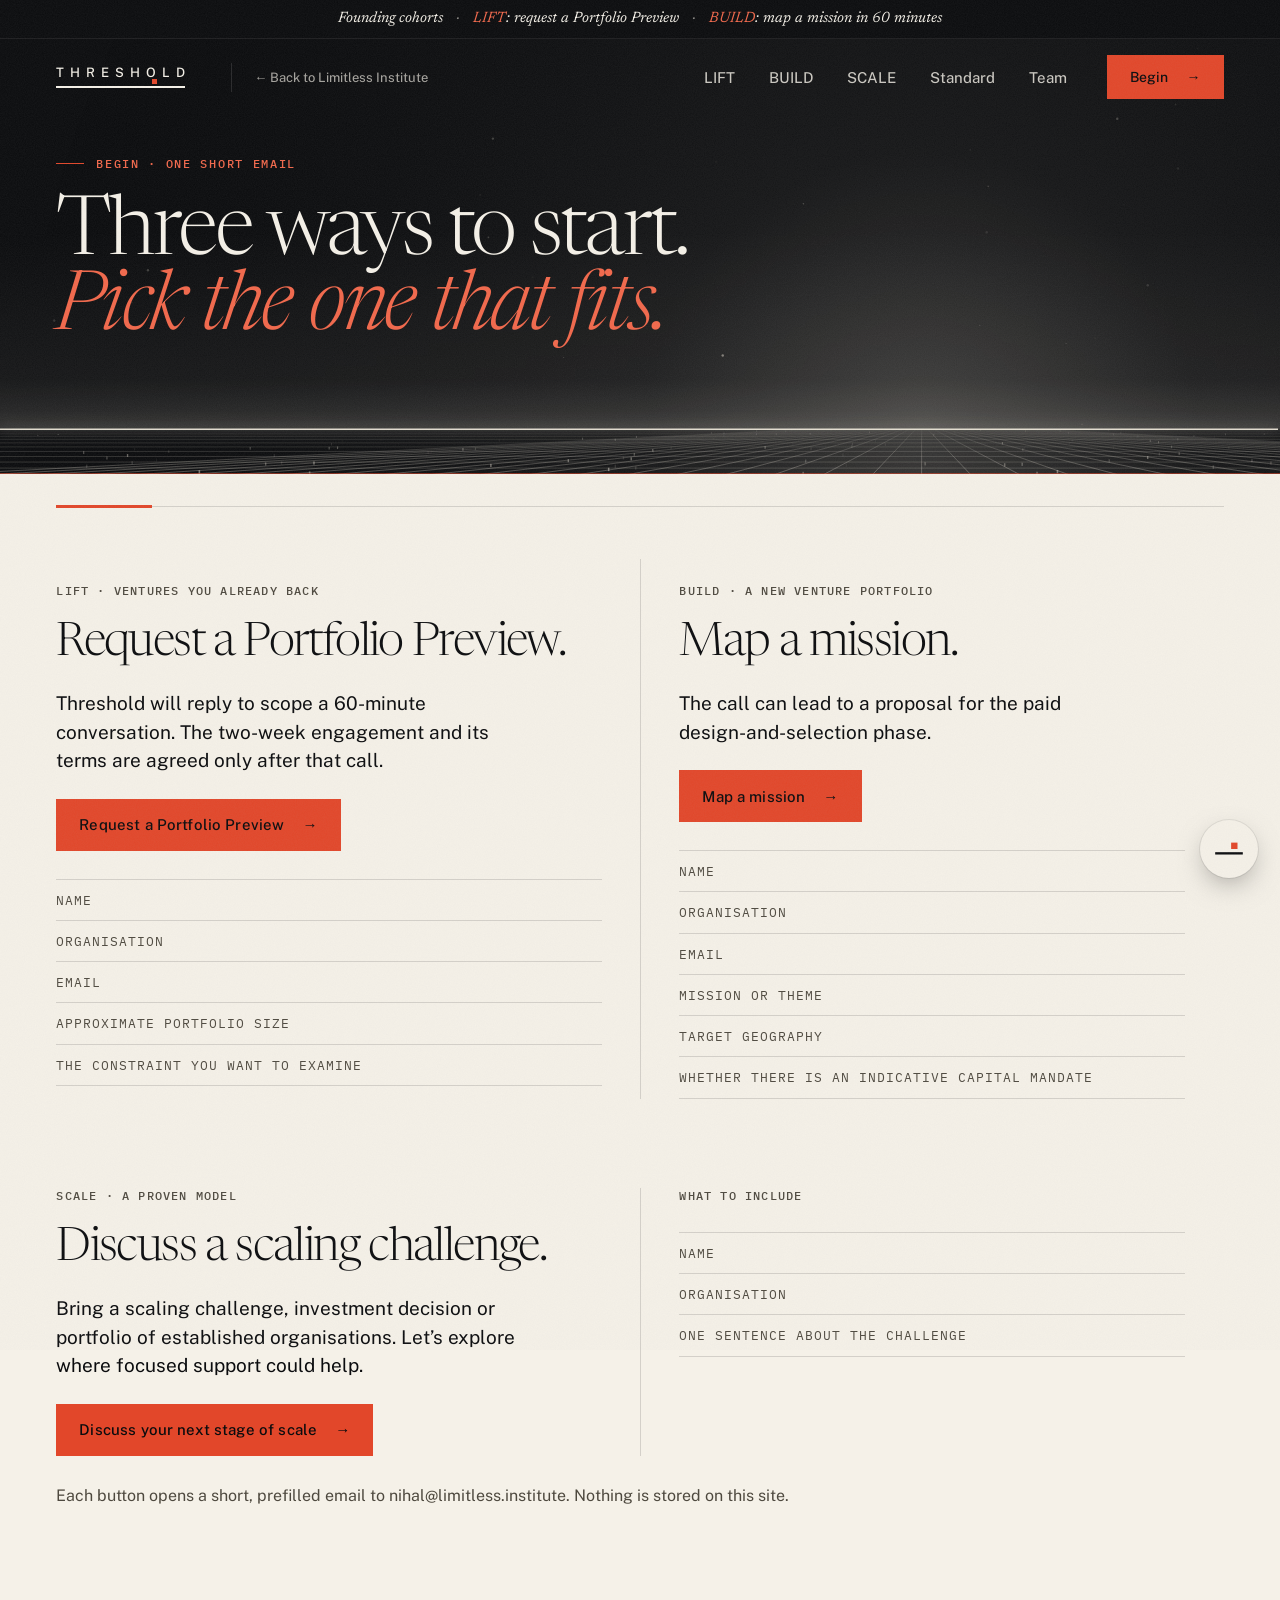
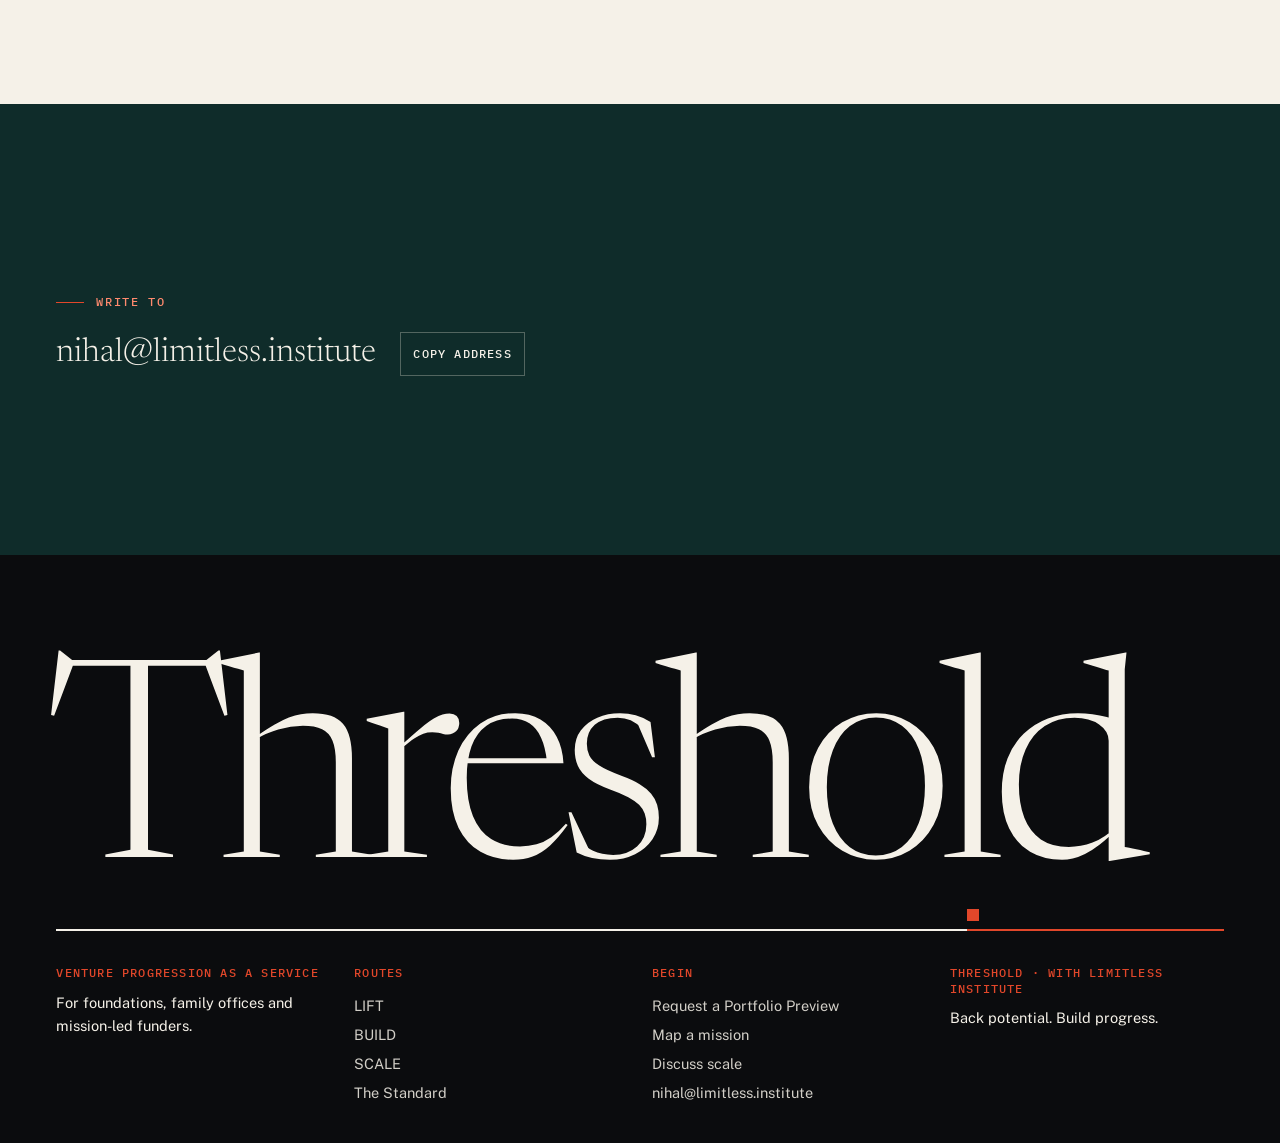
<file: begin.html>
<!doctype html>
<html lang="en">
<head>
<meta charset="utf-8">
<meta name="viewport" content="width=device-width,initial-scale=1,viewport-fit=cover">
<title>Begin · Threshold | Limitless Institute</title>
<meta name="description" content="Request a Portfolio Preview or map a mission with Threshold.">
<meta property="og:title" content="Begin · Threshold | Limitless Institute">
<meta property="og:description" content="Request a Portfolio Preview or map a mission with Threshold.">
<meta property="og:type" content="website">
<meta property="og:site_name" content="Limitless Institute">
<link rel="canonical" href="https://www.limitless.institute/threshold/begin.html">
<meta property="og:url" content="https://www.limitless.institute/threshold/begin.html">
<meta property="og:image" content="https://www.limitless.institute/threshold/og-threshold.png">
<meta property="og:image:width" content="1200">
<meta property="og:image:height" content="630">
<meta property="og:image:alt" content="Threshold: You’ve backed the potential. What will help it become progress?">
<meta name="twitter:card" content="summary_large_image">
<meta name="theme-color" content="#0B0C0E">
<link rel="icon" href="data:image/svg+xml,%3Csvg xmlns='http://www.w3.org/2000/svg' viewBox='0 0 32 32'%3E%3Crect width='32' height='32' fill='%230B0C0E'/%3E%3Crect x='4' y='19' width='24' height='2' fill='%23EDE6D9'/%3E%3Crect x='19' y='12' width='5' height='5' fill='%23E2472A'/%3E%3C/svg%3E">
<link rel="preconnect" href="https://fonts.googleapis.com"><link rel="preconnect" href="https://fonts.gstatic.com" crossorigin><link rel="stylesheet" href="https://fonts.googleapis.com/css2?family=Newsreader:ital,opsz,wght@0,6..72,200..800;1,6..72,200..800&family=Public+Sans:wght@100..900&family=IBM+Plex+Mono:wght@400;500&display=swap">
<link rel="stylesheet" href="site.css?v=20261116a">
</head>
<body>
<a class="skip" href="#main">Skip to content</a>
<header class="nav" id="nav">
  <div class="announce">Founding cohorts <span>·</span> <b>LIFT</b>: request a Portfolio Preview <span>·</span> <b>BUILD</b>: map a mission in 60 minutes</div>
  <div class="wrap nav-in">
    <a class="wm" href="index.html" aria-label="Threshold home">THRESHOLD<i></i></a>
    <a class="back-li" href="https://www.limitless.institute/" target="_top" aria-label="Back to Limitless Institute"><span aria-hidden="true">←</span> <span class="bl-a">Back to </span>Limitless<span class="bl-b"> Institute</span></a>
    <nav aria-label="Primary"><ul class="nav-links"><li><a href="lift.html">LIFT</a></li><li><a href="build.html">BUILD</a></li><li><a href="scale.html">SCALE</a></li><li><a href="standard.html">Standard</a></li><li><a href="team.html">Team</a></li></ul></nav>
    <a class="btn" href="begin.html">Begin <span class="ar">→</span></a>
    <button class="menu-b" id="menuB" aria-expanded="false" aria-controls="sheet">MENU</button>
  </div>
</header>
<div class="sheet" id="sheet" hidden role="dialog" aria-modal="true" aria-label="Menu">
  <div class="sheet-top"><span class="wm">THRESHOLD<i></i></span><button class="menu-b" id="sheetX" style="display:inline-block">CLOSE</button></div>
  <ol><li><a href="lift.html"><span>LIFT</span><span>Existing ventures · Portfolio Preview</span></a></li><li><a href="build.html"><span>BUILD</span><span>Mission + capital · new portfolio</span></a></li><li><a href="scale.html"><span>SCALE</span><span>Proven model · next stage of scale</span></a></li><li><a href="standard.html"><span>Standard</span><span>Gates · evidence · decisions</span></a></li><li><a href="team.html"><span>Team</span><span>Programme · venture · AI</span></a></li><li><a href="begin.html"><span>Begin</span><span>Preview or mission call</span></a></li></ol>
  <a class="back-li back-sheet" href="https://www.limitless.institute/" target="_top">← Back to Limitless Institute</a>
  <div class="foot"><a class="btn btn-gold" href="begin.html#lift">Request a Portfolio Preview <span class="ar">→</span></a><a class="btn btn-gold" href="begin.html#build">Map a mission <span class="ar">→</span></a></div>
</div>
<main id="main">
<section class="phero phero-s t-ink" data-nav="dark" aria-labelledby="h1">
  <canvas aria-hidden="true" data-h=".9"></canvas>
  <div class="wrap">
    <span class="kicker">Begin · one short email</span>
    <h1 class="display" id="h1" style="max-width:13ch">Three ways to start. <em class="it">Pick the one that fits.</em></h1>
  </div>
</section>

<section class="sec sec-tight t-bone" data-nav="light" aria-label="Three ways to start">
  <div class="wrap">
    <div class="rt" style="margin-top:0">
      <div class="rcol" id="lift"><span id="venture" class="anchor-alias" aria-hidden="true"></span><span class="tag mute">LIFT · ventures you already back</span><p class="display" style="font-size:clamp(34px,3.6vw,60px)">Request a Portfolio Preview.</p>
        <p class="lead">Threshold will reply to scope a <span class="nw">60-minute</span> conversation. The <span class="nw">two-week</span> engagement and its terms are agreed only after that call.</p>
        <a class="btn btn-gold" href="mailto:nihal@limitless.institute?subject=Threshold%20LIFT%20%C2%B7%20Request%20a%20Portfolio%20Preview&amp;body=Name%3A%0AOrganisation%3A%0AEmail%3A%0AApproximate%20portfolio%20size%20%28number%20of%20ventures%29%3A%0AThe%20constraint%20we%20want%20to%20examine%3A%0A">Request a Portfolio Preview <span class="ar">→</span></a>
        <ul class="asks" aria-label="What to include in the email"><li>Name</li><li>Organisation</li><li>Email</li><li>Approximate portfolio size</li><li>The constraint you want to examine</li></ul></div>
      <div class="rcol" id="build"><span id="mission" class="anchor-alias" aria-hidden="true"></span><span class="tag mute">BUILD · a new venture portfolio</span><p class="display" style="font-size:clamp(34px,3.6vw,60px)">Map a mission.</p>
        <p class="lead">The call can lead to a proposal for the paid <span class="nw">design-and-selection</span> phase.</p>
        <a class="btn btn-gold" href="mailto:nihal@limitless.institute?subject=Threshold%20BUILD%20%C2%B7%20Map%20a%20mission&amp;body=Name%3A%0AOrganisation%3A%0AEmail%3A%0AMission%20or%20theme%3A%0ATarget%20geography%3A%0AIndicative%20capital%20mandate%20%28yes%20/%20no%20/%20in%20discussion%29%3A%0A">Map a mission <span class="ar">→</span></a>
        <ul class="asks" aria-label="What to include in the email"><li>Name</li><li>Organisation</li><li>Email</li><li>Mission or theme</li><li>Target geography</li><li>Whether there is an indicative capital mandate</li></ul></div>
    </div>
    <div class="rt" id="scale">
      <div class="rcol"><span class="tag mute">SCALE · a proven model</span><p class="display" style="font-size:clamp(34px,3.6vw,60px)">Discuss a scaling challenge.</p>
        <p class="lead">Bring a scaling challenge, investment decision or portfolio of established organisations. Let’s explore where focused support could help.</p>
        <a class="btn btn-gold" href="mailto:nihal@limitless.institute?subject=Threshold%20SCALE%20%C2%B7%20Discuss%20a%20scaling%20challenge&amp;body=Name%3A%0AOrganisation%3A%0AThe%20challenge%20in%20one%20sentence%3A%0A">Discuss your next stage of scale <span class="ar">→</span></a></div>
      <div class="rcol"><span class="tag mute">What to include</span>
        <ul class="asks" aria-label="What to include in the email"><li>Name</li><li>Organisation</li><li>One sentence about the challenge</li></ul></div>
    </div>
    <p class="small mute" style="margin-top:28px">Each button opens a short, prefilled email to nihal@limitless.institute. Nothing is stored on this site.</p>
  </div>
</section>

<section class="sec close t-wine" data-nav="dark" aria-label="Contact">
  <div class="wrap">
    <span class="kicker">Write to</span>
    <div class="mail" style="margin-top:20px"><a class="addr" href="mailto:nihal@limitless.institute">nihal@limitless.institute</a><button data-copy="nihal@limitless.institute">Copy address</button></div>
  </div>
</section>

</main>
<footer class="foot t-ink" data-nav="dark">
  <div class="wrap">
    <span class="foot-mark" aria-hidden="true">Threshold</span>
    <div class="foot-line" aria-hidden="true"><i></i></div>
    <div class="foot-g">
      <div><span class="tag">Venture Progression as a Service</span>For foundations, family offices and <span class="nw">mission-led</span> funders.</div>
      <div><span class="tag">Routes</span><a href="lift.html">LIFT</a><a href="build.html">BUILD</a><a href="scale.html">SCALE</a><a href="standard.html">The Standard</a></div>
      <div><span class="tag">Begin</span><a href="begin.html#lift">Request a Portfolio Preview</a><a href="begin.html#build">Map a mission</a><a href="begin.html#scale">Discuss scale</a><a href="mailto:nihal@limitless.institute">nihal@limitless.institute</a></div>
      <div><span class="tag">Threshold · with Limitless Institute</span>Back potential. Build progress.</div>
    </div>
  </div>
</footer>
<a class="fab" href="begin.html" aria-label="Begin: request a Portfolio Preview or map a mission"><span class="tip">Begin · start a conversation</span><svg viewBox="0 0 32 32" aria-hidden="true"><rect x="3" y="19" width="26" height="2.2" fill="#0B0C0E"/><rect x="18" y="10" width="6" height="6" fill="#E2472A"/></svg></a>
<script src="site.js?v=20261116a" defer></script>
</body>
</html>
</file>
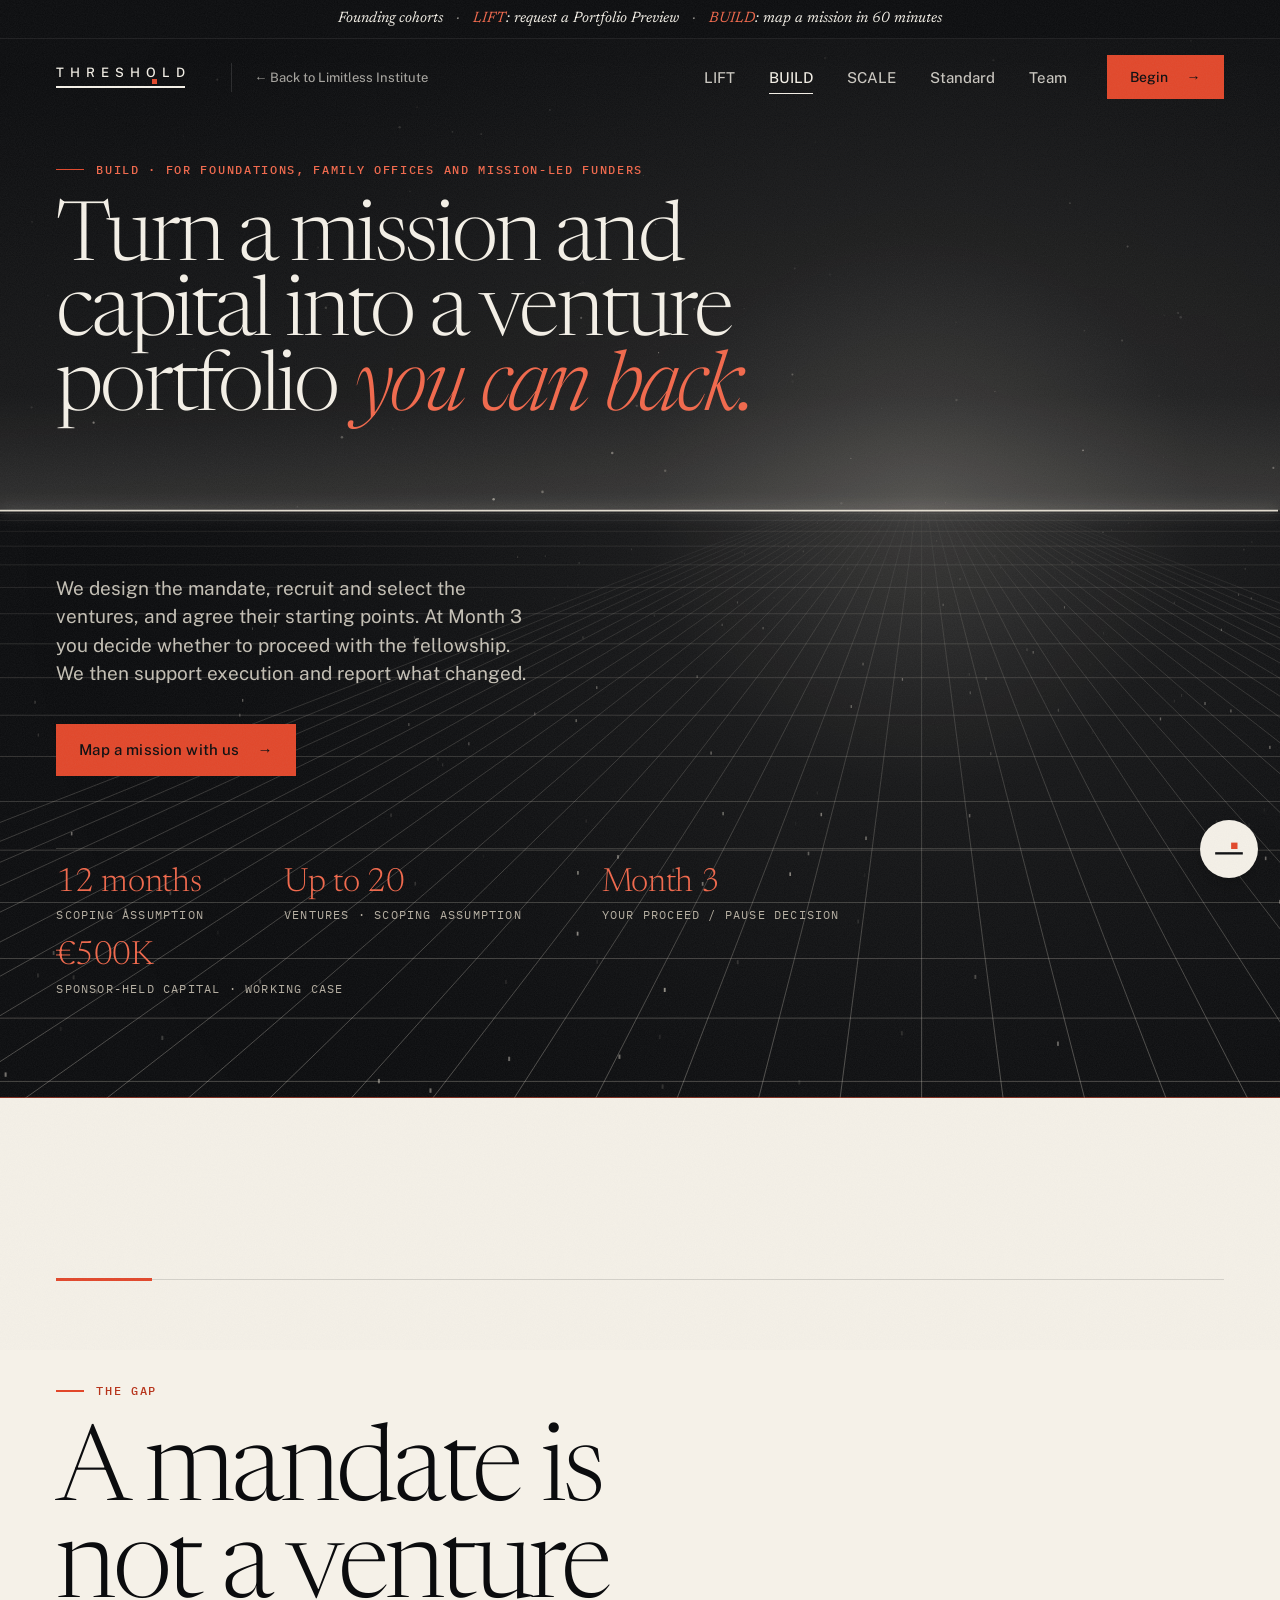
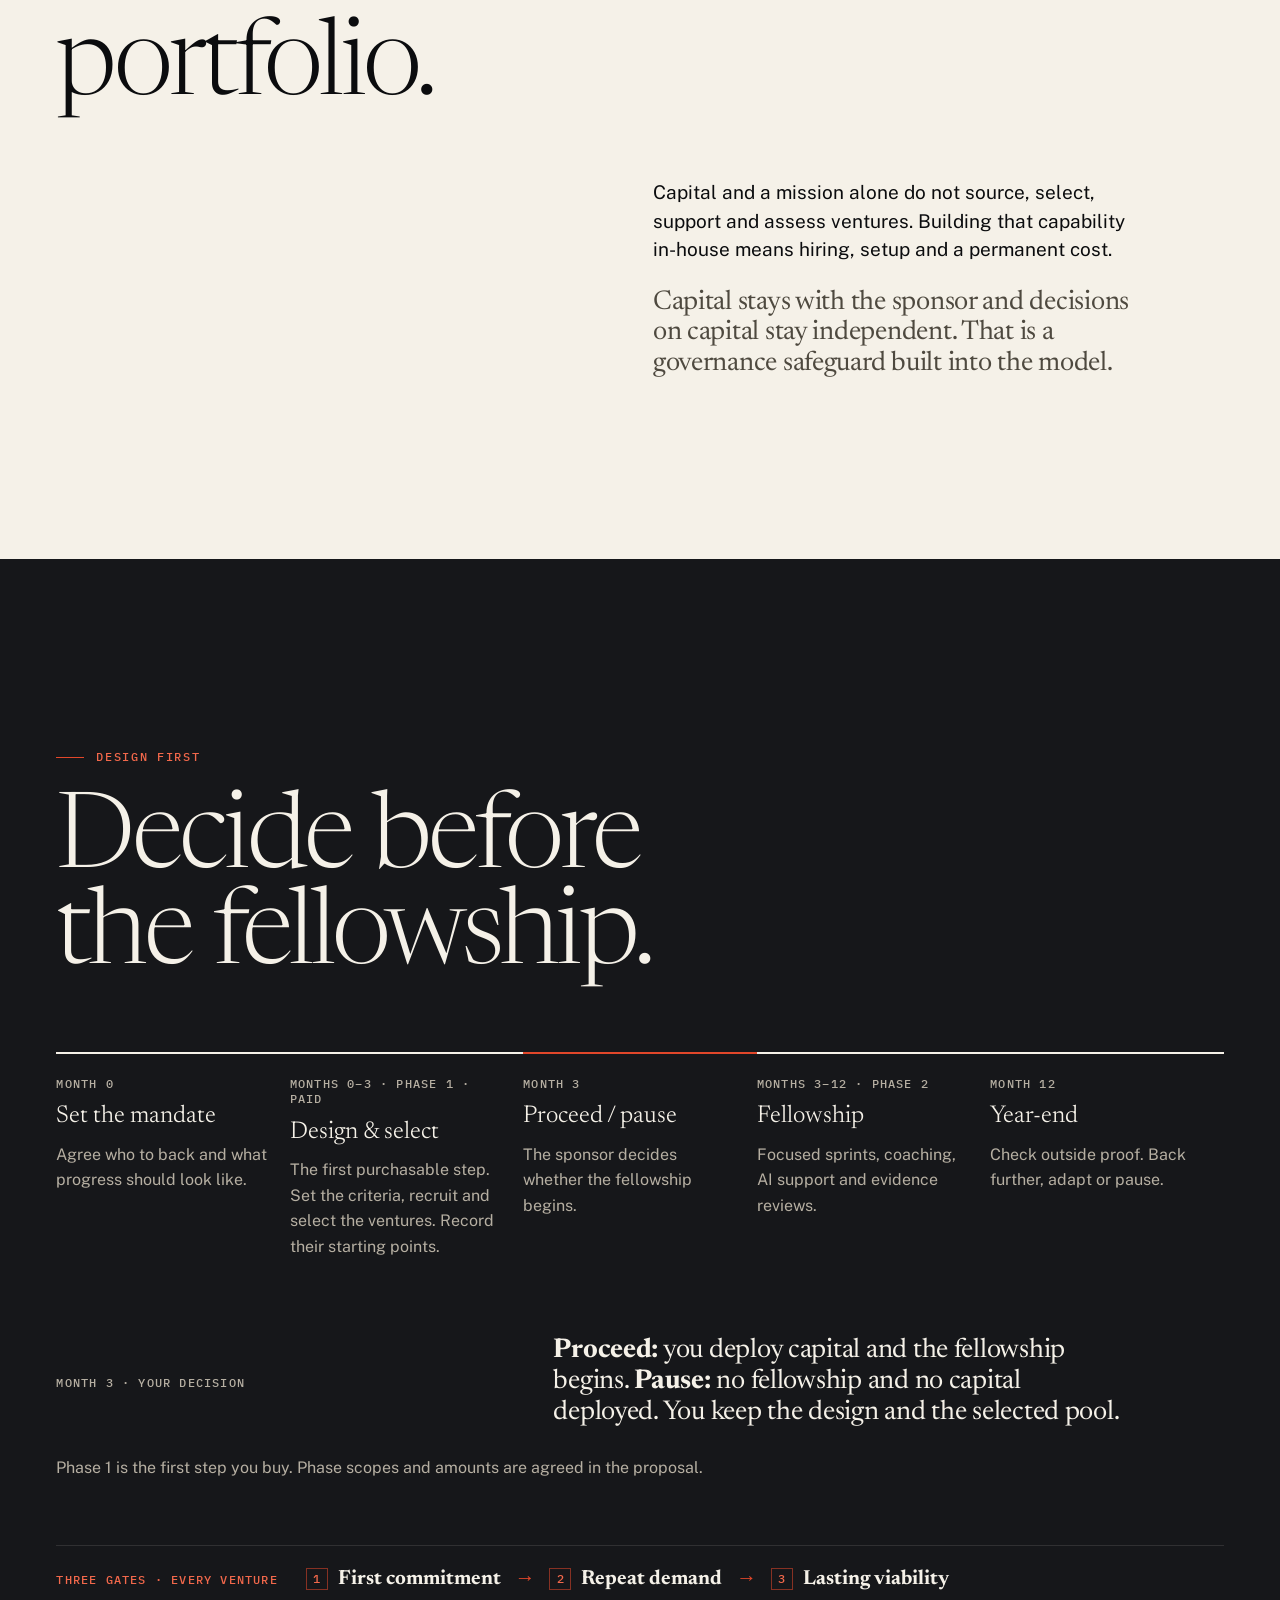
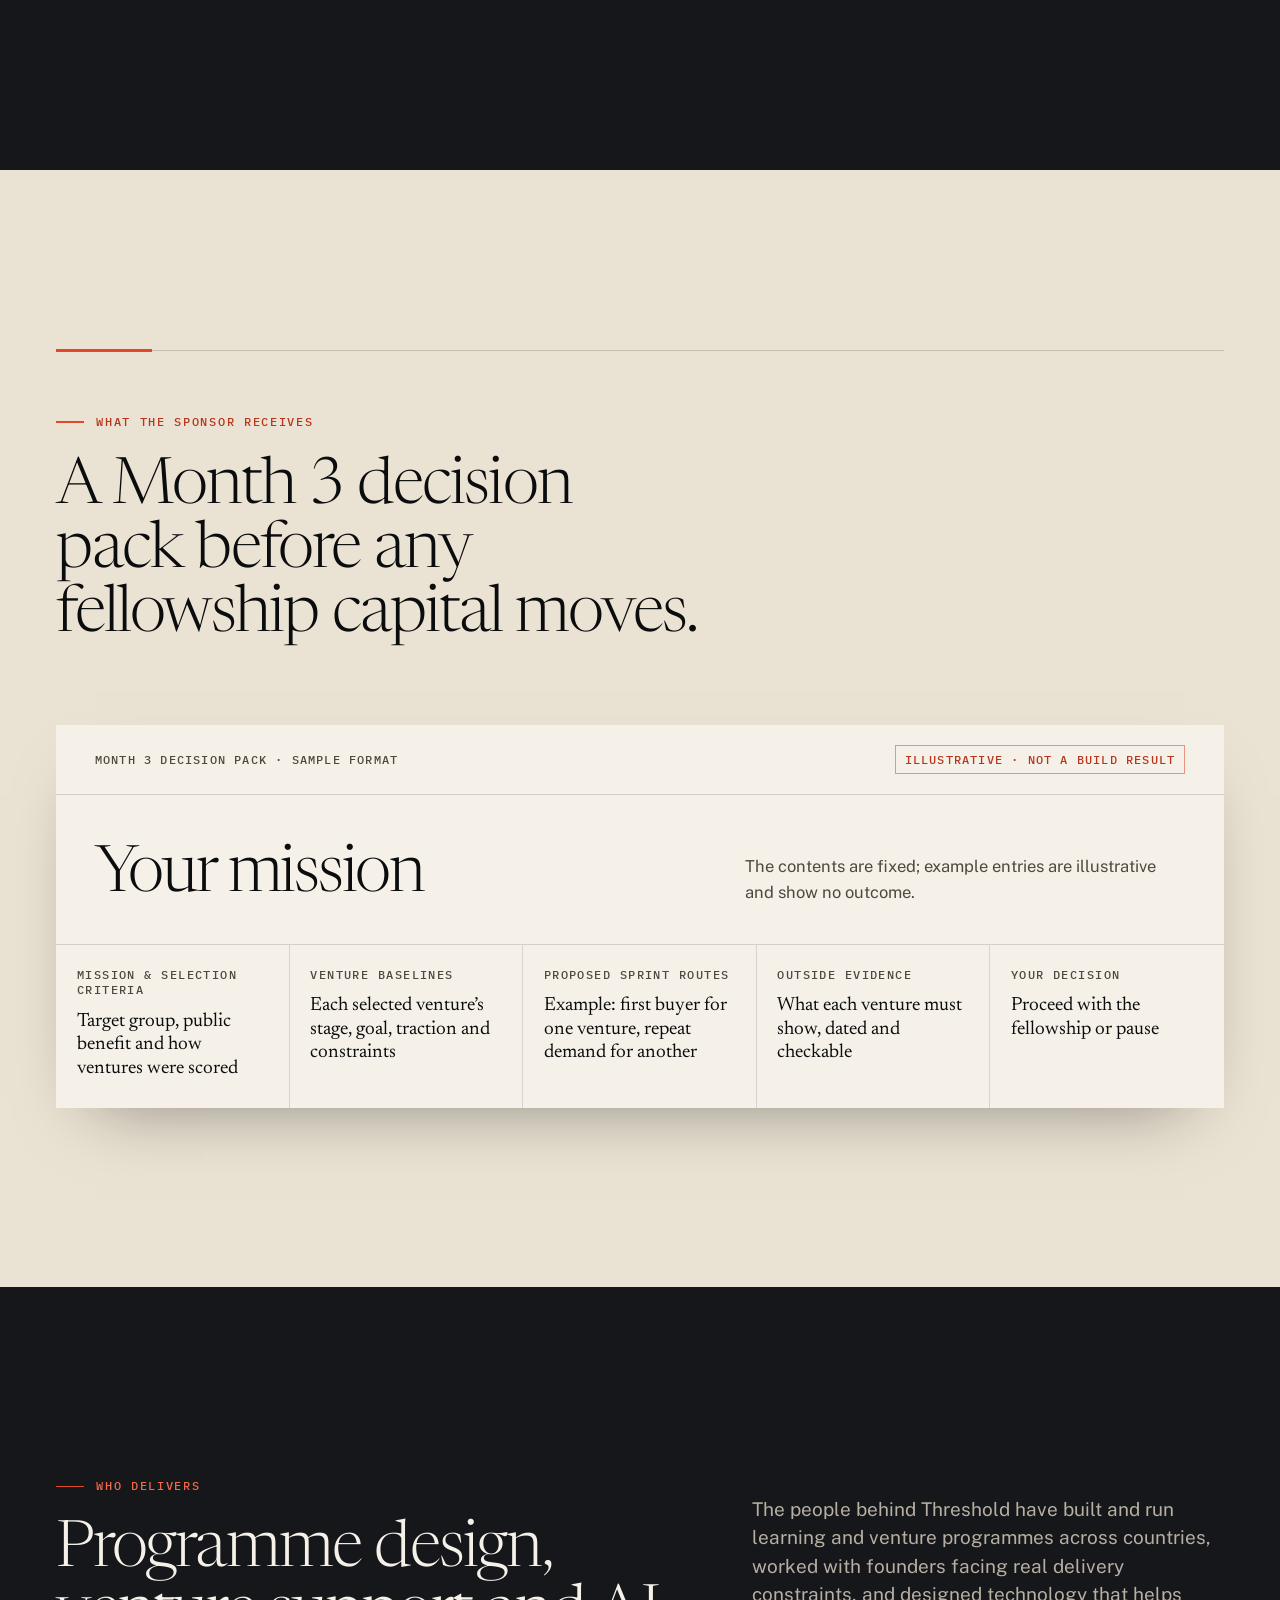
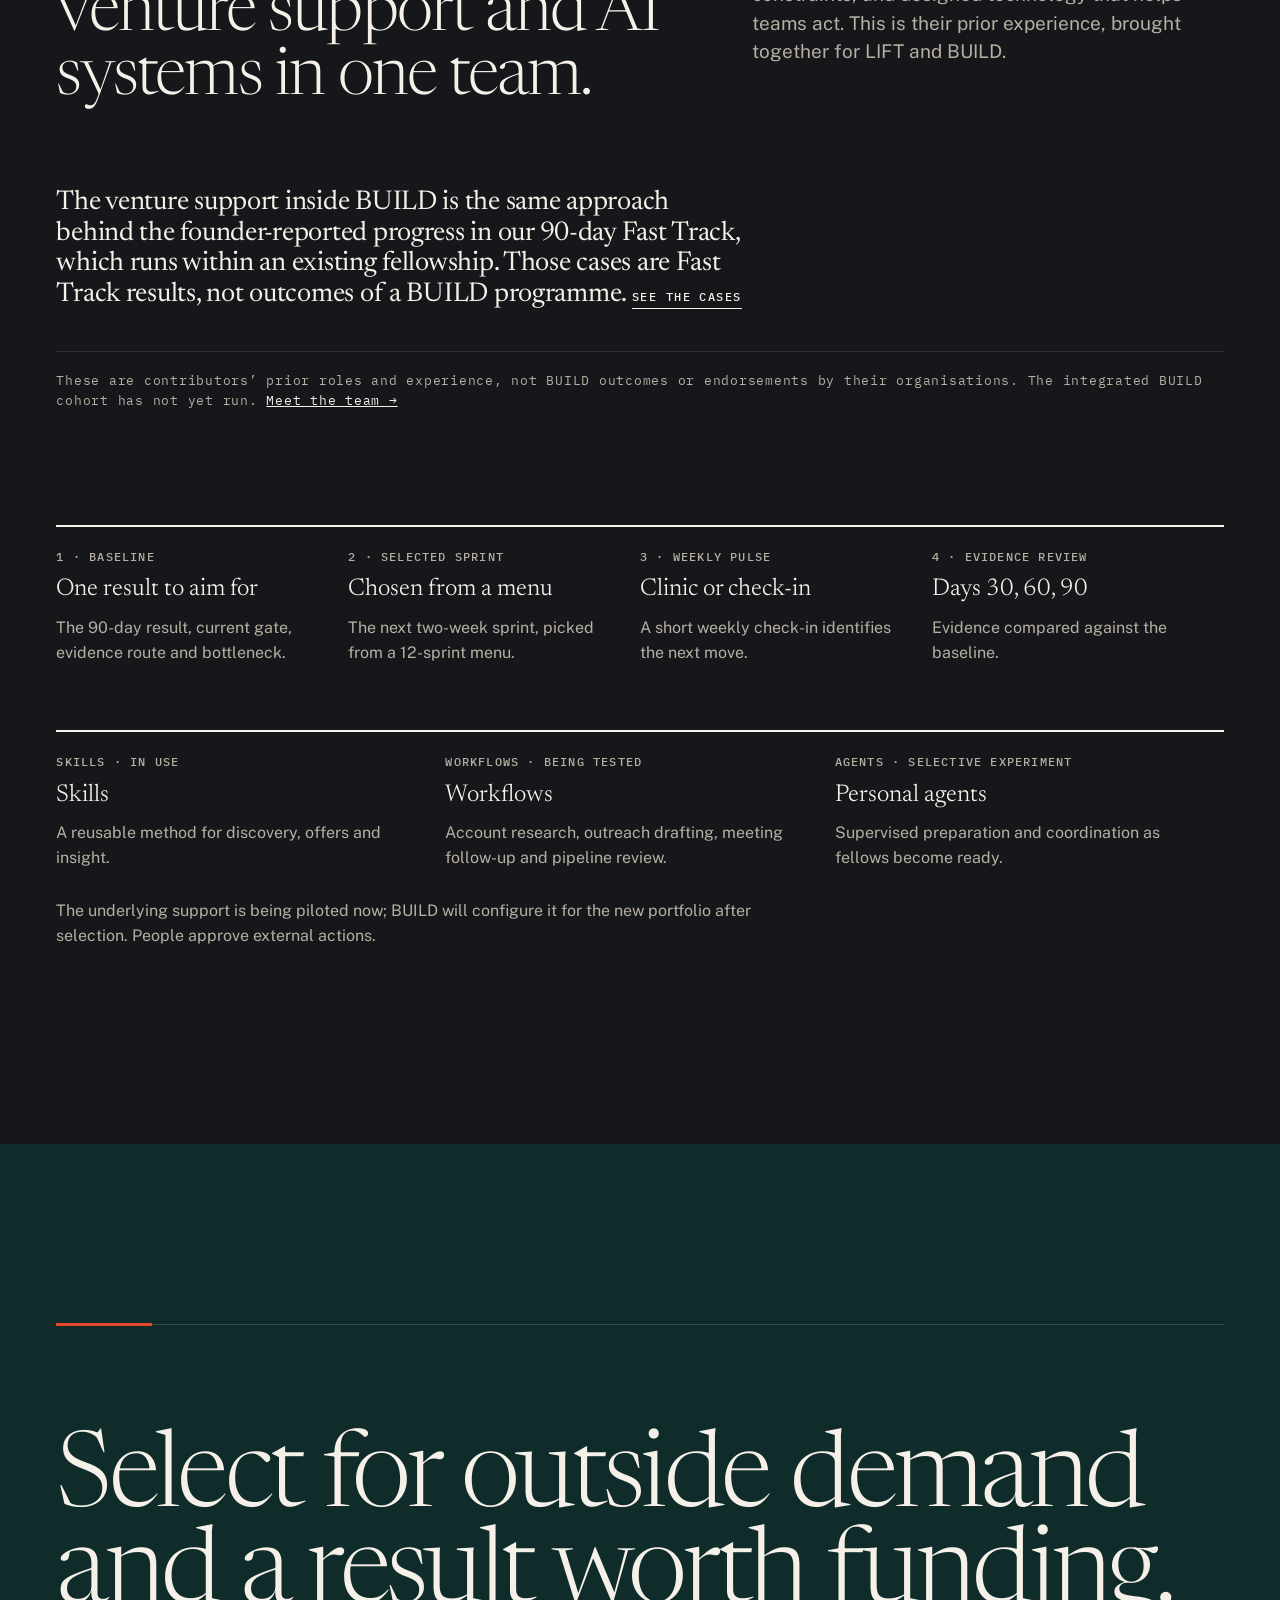
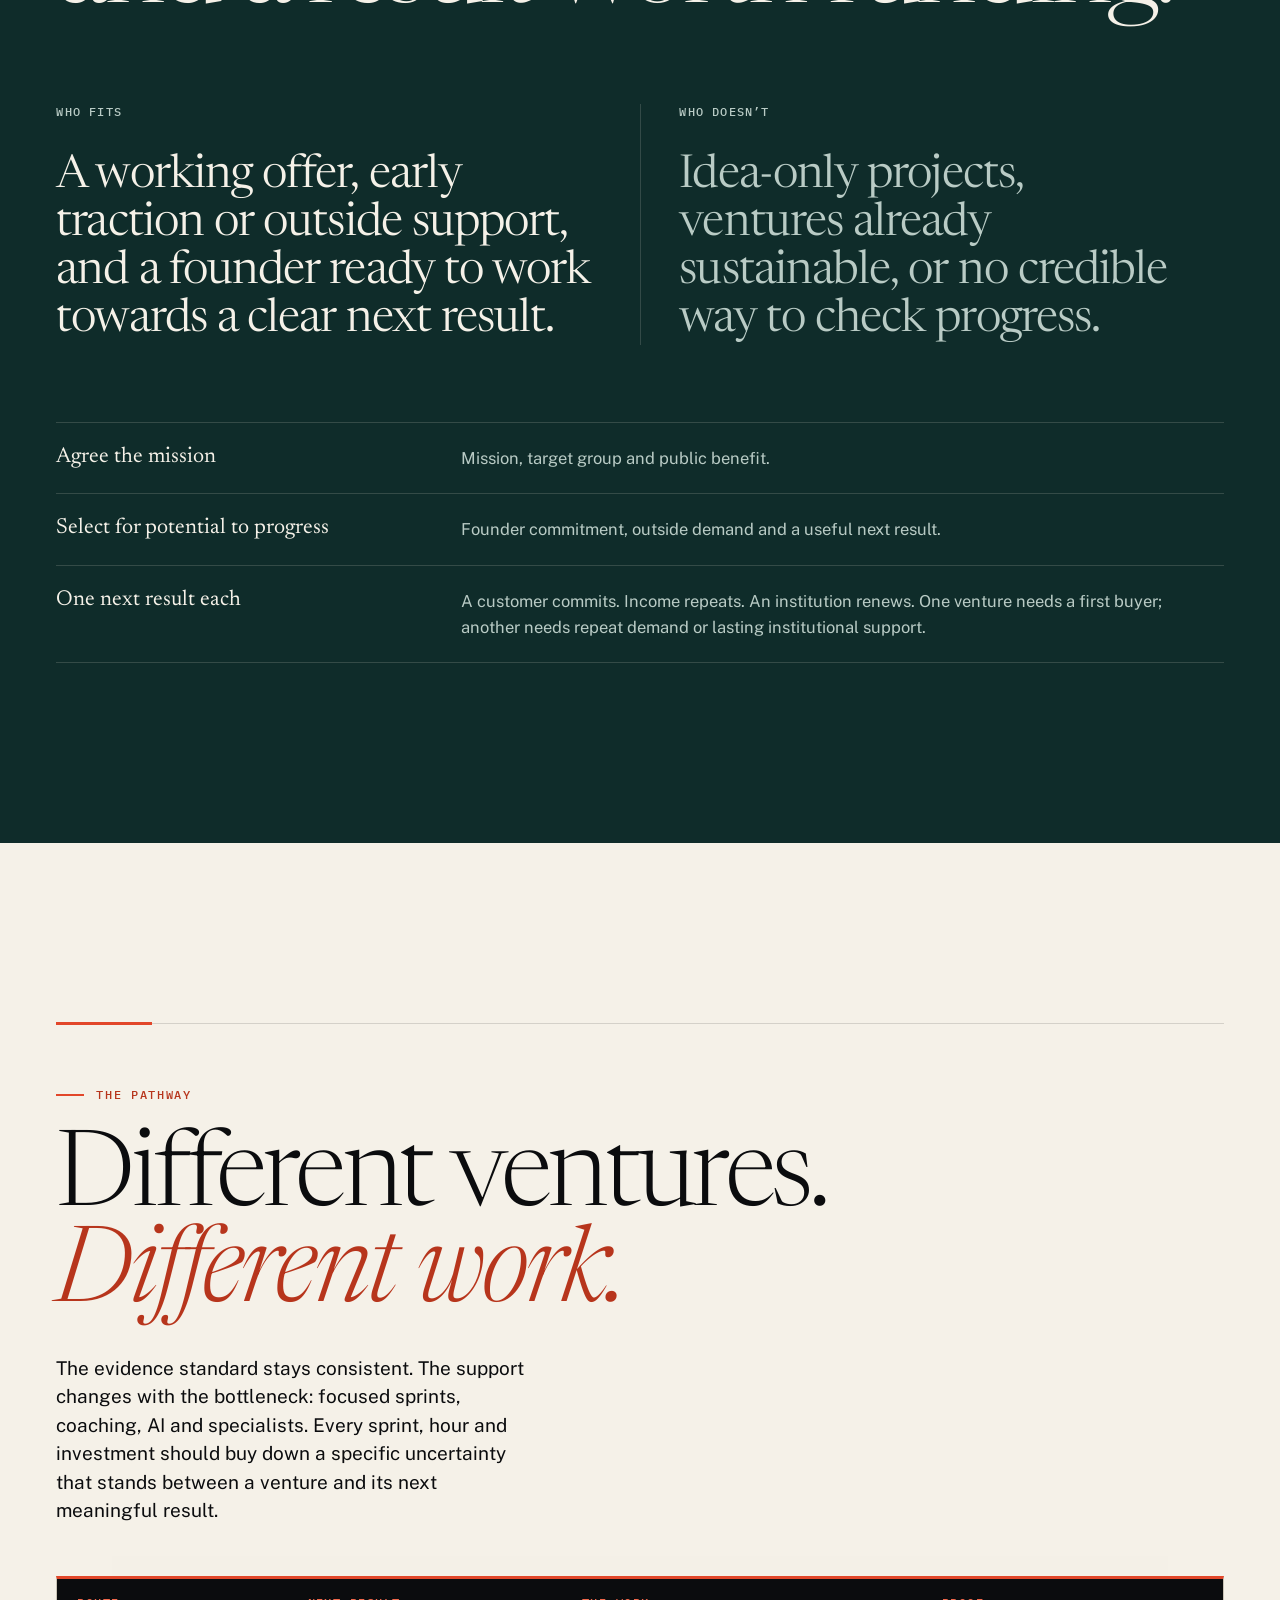
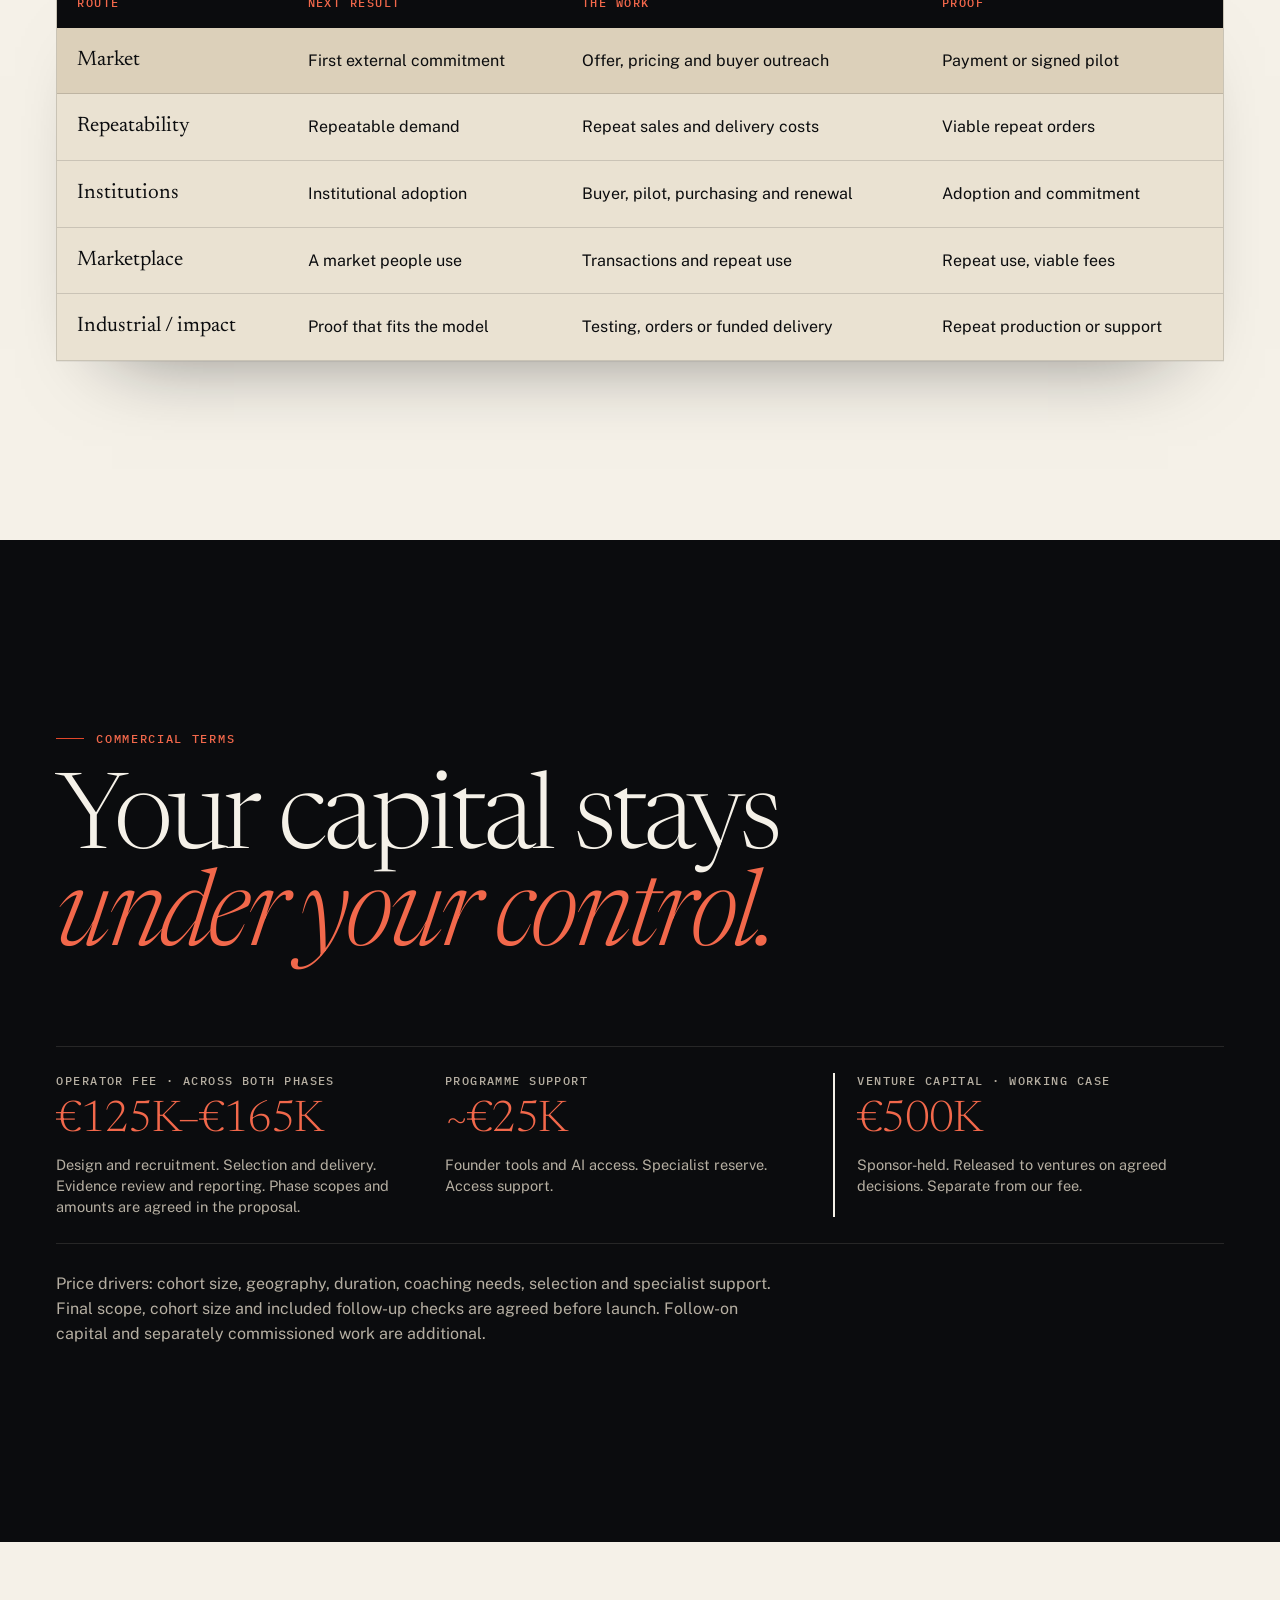
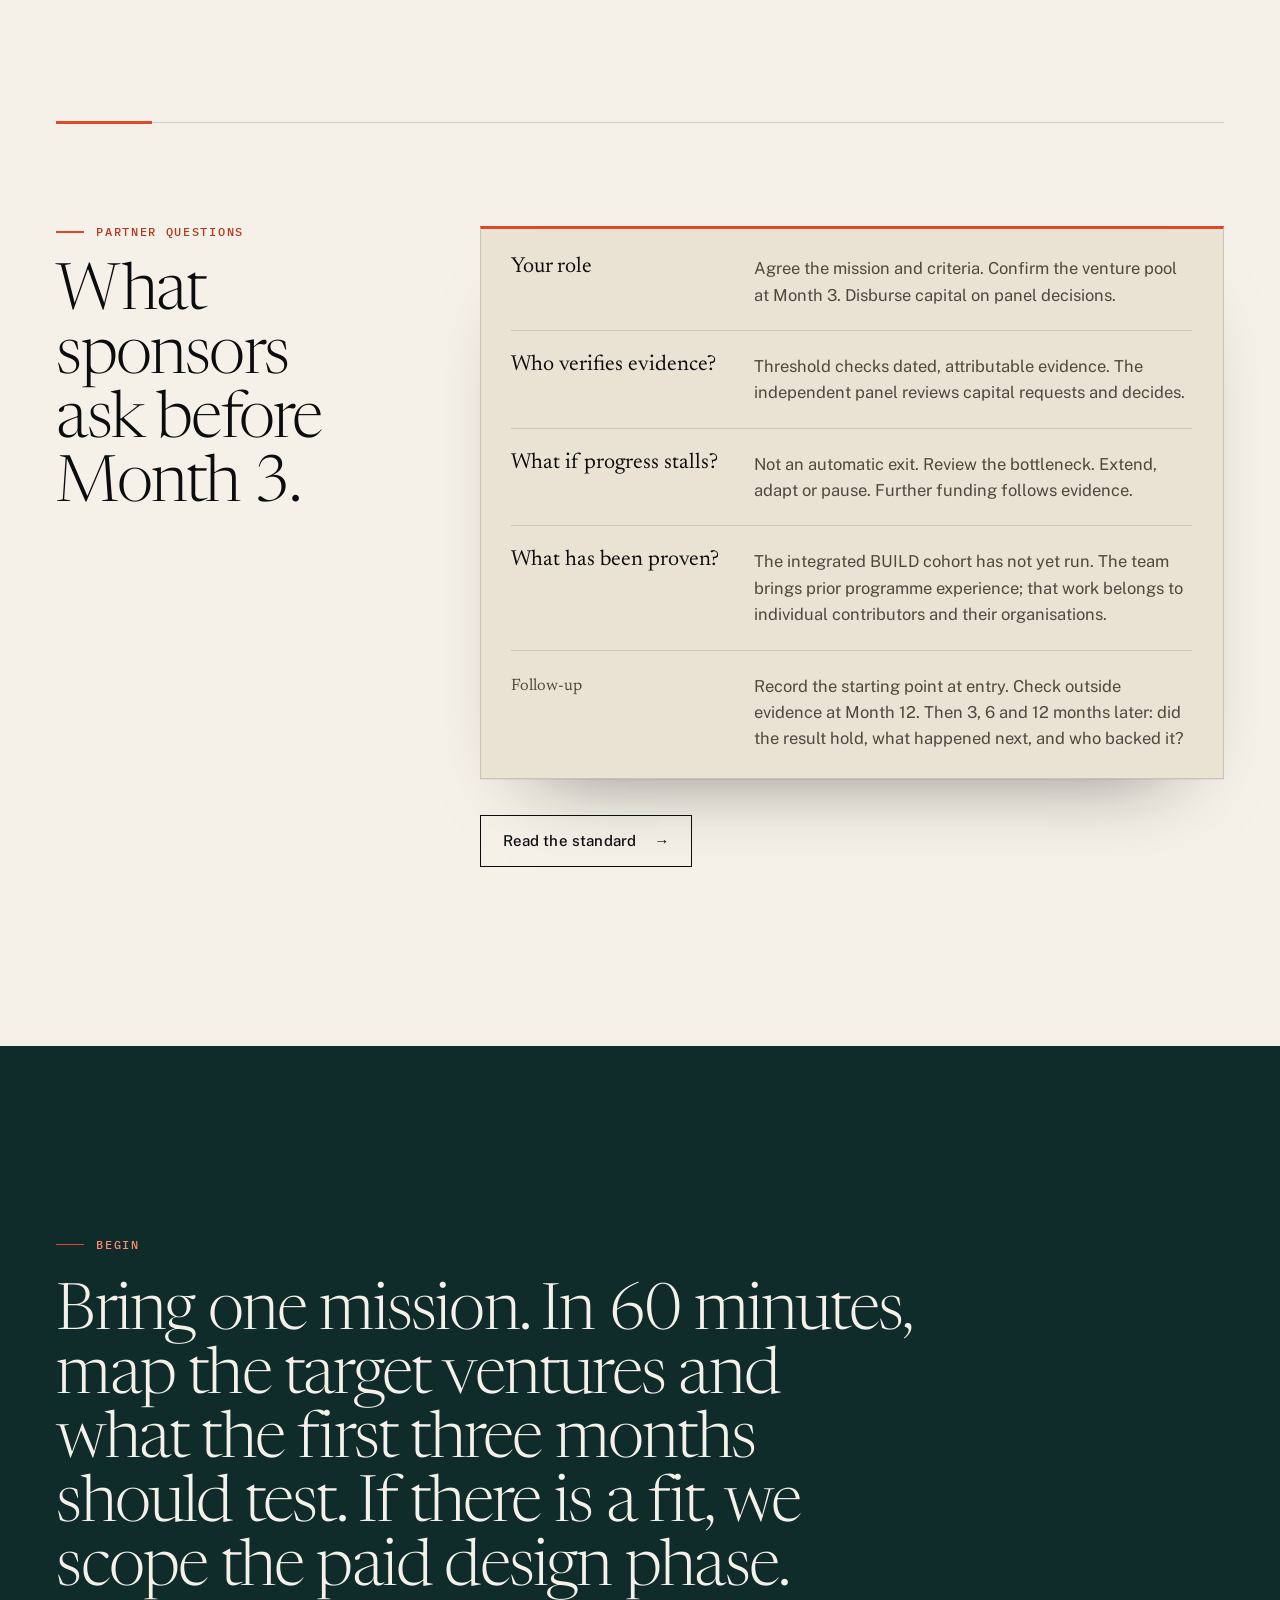
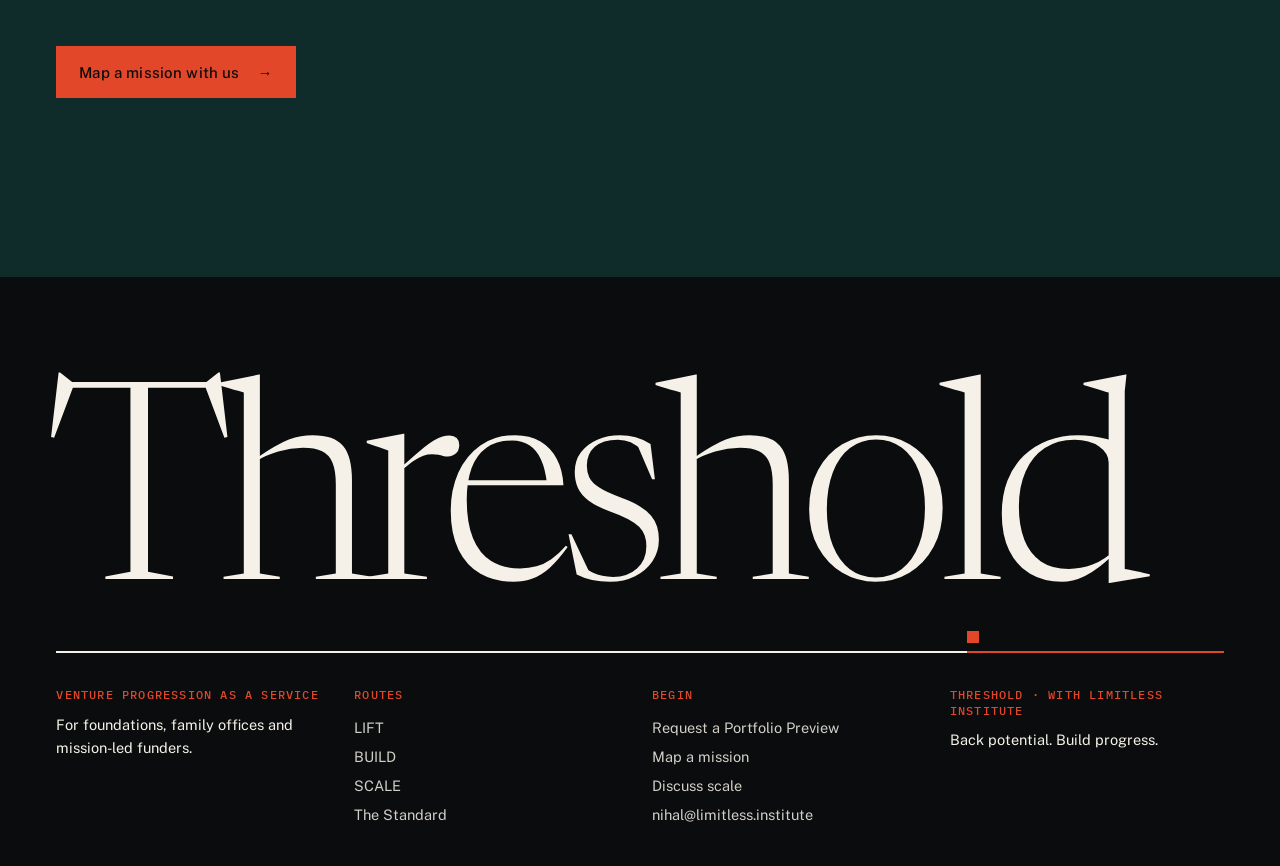
<file: build.html>
<!doctype html>
<html lang="en">
<head>
<meta charset="utf-8">
<meta name="viewport" content="width=device-width,initial-scale=1,viewport-fit=cover">
<title>BUILD · Threshold | Limitless Institute</title>
<meta name="description" content="Turn a mission and capital into a venture portfolio you can back. A paid design-and-selection phase, then your Month 3 proceed or pause decision.">
<meta property="og:title" content="BUILD · Threshold | Limitless Institute">
<meta property="og:description" content="Turn a mission and capital into a venture portfolio you can back. A paid design-and-selection phase, then your Month 3 proceed or pause decision.">
<meta property="og:type" content="website">
<meta property="og:site_name" content="Limitless Institute">
<link rel="canonical" href="https://www.limitless.institute/threshold/build.html">
<meta property="og:url" content="https://www.limitless.institute/threshold/build.html">
<meta property="og:image" content="https://www.limitless.institute/threshold/og-threshold.png">
<meta property="og:image:width" content="1200">
<meta property="og:image:height" content="630">
<meta property="og:image:alt" content="Threshold: You’ve backed the potential. What will help it become progress?">
<meta name="twitter:card" content="summary_large_image">
<meta name="theme-color" content="#0B0C0E">
<link rel="icon" href="data:image/svg+xml,%3Csvg xmlns='http://www.w3.org/2000/svg' viewBox='0 0 32 32'%3E%3Crect width='32' height='32' fill='%230B0C0E'/%3E%3Crect x='4' y='19' width='24' height='2' fill='%23EDE6D9'/%3E%3Crect x='19' y='12' width='5' height='5' fill='%23E2472A'/%3E%3C/svg%3E">
<link rel="preconnect" href="https://fonts.googleapis.com"><link rel="preconnect" href="https://fonts.gstatic.com" crossorigin><link rel="stylesheet" href="https://fonts.googleapis.com/css2?family=Newsreader:ital,opsz,wght@0,6..72,200..800;1,6..72,200..800&family=Public+Sans:wght@100..900&family=IBM+Plex+Mono:wght@400;500&display=swap">
<link rel="stylesheet" href="site.css?v=20261116a">
</head>
<body>
<a class="skip" href="#main">Skip to content</a>
<header class="nav" id="nav">
  <div class="announce">Founding cohorts <span>·</span> <b>LIFT</b>: request a Portfolio Preview <span>·</span> <b>BUILD</b>: map a mission in 60 minutes</div>
  <div class="wrap nav-in">
    <a class="wm" href="index.html" aria-label="Threshold home">THRESHOLD<i></i></a>
    <a class="back-li" href="https://www.limitless.institute/" target="_top" aria-label="Back to Limitless Institute"><span aria-hidden="true">←</span> <span class="bl-a">Back to </span>Limitless<span class="bl-b"> Institute</span></a>
    <nav aria-label="Primary"><ul class="nav-links"><li><a href="lift.html">LIFT</a></li><li><a href="build.html" aria-current="page">BUILD</a></li><li><a href="scale.html">SCALE</a></li><li><a href="standard.html">Standard</a></li><li><a href="team.html">Team</a></li></ul></nav>
    <a class="btn" href="begin.html">Begin <span class="ar">→</span></a>
    <button class="menu-b" id="menuB" aria-expanded="false" aria-controls="sheet">MENU</button>
  </div>
</header>
<div class="sheet" id="sheet" hidden role="dialog" aria-modal="true" aria-label="Menu">
  <div class="sheet-top"><span class="wm">THRESHOLD<i></i></span><button class="menu-b" id="sheetX" style="display:inline-block">CLOSE</button></div>
  <ol><li><a href="lift.html"><span>LIFT</span><span>Existing ventures · Portfolio Preview</span></a></li><li><a href="build.html"><span>BUILD</span><span>Mission + capital · new portfolio</span></a></li><li><a href="scale.html"><span>SCALE</span><span>Proven model · next stage of scale</span></a></li><li><a href="standard.html"><span>Standard</span><span>Gates · evidence · decisions</span></a></li><li><a href="team.html"><span>Team</span><span>Programme · venture · AI</span></a></li><li><a href="begin.html"><span>Begin</span><span>Preview or mission call</span></a></li></ol>
  <a class="back-li back-sheet" href="https://www.limitless.institute/" target="_top">← Back to Limitless Institute</a>
  <div class="foot"><a class="btn btn-gold" href="begin.html#lift">Request a Portfolio Preview <span class="ar">→</span></a><a class="btn btn-gold" href="begin.html#build">Map a mission <span class="ar">→</span></a></div>
</div>
<main id="main">
<section class="phero t-ink" data-nav="dark" aria-labelledby="h1">
  <canvas aria-hidden="true"></canvas>
  <div class="wrap">
    <span class="kicker">BUILD · For foundations, family offices and <span class="nw">mission-led</span> funders</span>
    <h1 class="display" id="h1" style="max-width:16ch">Turn a mission and capital into a venture portfolio <em class="it">you can back.</em></h1>
    <p class="lead">We design the mandate, recruit and select the ventures, and agree their starting points. At Month 3 you decide whether to proceed with the fellowship. We then support execution and report what changed.</p>
    <div class="row" style="margin-top:36px"><a class="btn btn-gold" href="begin.html#build">Map a mission with us <span class="ar">→</span></a></div>
    <div class="phero-meta"><div><b>12 months</b><span>Scoping assumption</span></div><div><b>Up to 20</b><span>Ventures · scoping assumption</span></div><div><b>Month 3</b><span>Your proceed / pause decision</span></div><div><b>€500K</b><span><span class="nw">Sponsor-held</span> capital · working case</span></div></div>
  </div>
</section>

<section class="sec t-bone" data-nav="light" aria-labelledby="t-gap">
  <div class="wrap g12" style="row-gap:40px">
    <div class="c-1-8"><span class="kicker rv">The gap</span><h2 class="display rv d1" id="t-gap" style="margin-top:28px">A mandate is not a venture portfolio.</h2></div>
    <div class="c-7-12 stack rv d2" style="margin-top:20px">
      <p class="lead">Capital and a mission alone do not source, select, support and assess ventures. Building that capability <span class="nw">in-house</span> means hiring, setup and a permanent cost.</p>
      <p class="h3 mute">Capital stays with the sponsor and decisions on capital stay independent. That is a governance safeguard built into the model.</p>
    </div>
  </div>
</section>

<section class="sec t-char" data-nav="dark" aria-labelledby="t-design">
  <div class="wrap">
    <span class="kicker rv">Design first</span>
    <h2 class="display rv d1" id="t-design" style="margin-top:28px">Decide before the fellowship.</h2>
    <div class="phases">
      <div class="phase rv"><span class="tag">Month 0</span><b>Set the mandate</b><p>Agree who to back and what progress should look like.</p></div>
      <div class="phase rv d1"><span class="tag">Months <span class="nw">0–3</span> · Phase 1 · paid</span><b>Design &amp; select</b><p>The first purchasable step. Set the criteria, recruit and select the ventures. Record their starting points.</p></div>
      <div class="phase gate rv d2"><span class="tag">Month 3</span><b>Proceed / pause</b><p>The sponsor decides whether the fellowship begins.</p></div>
      <div class="phase rv d2" data-after><span class="tag">Months <span class="nw">3–12</span> · Phase 2</span><b>Fellowship</b><p>Focused sprints, coaching, AI support and evidence reviews.</p></div>
      <div class="phase rv d3" data-after><span class="tag">Month 12</span><b><span class="nw">Year-end</span></b><p>Check outside proof. Back further, adapt or pause.</p></div>
    </div>
    <div class="g12" style="margin-top:clamp(48px,6vw,88px);row-gap:20px;align-items:center">
      <div class="c-1-5 stack-s"><span class="tag mute">Month 3 · your decision</span></div>
      <p class="c-6-12 h3"><b>Proceed:</b> you deploy capital and the fellowship begins. <b>Pause:</b> no fellowship and no capital deployed. You keep the design and the selected pool.</p>
    </div>
    <p class="small mute" style="margin-top:28px;max-width:72ch">Phase 1 is the first step you buy. Phase scopes and amounts are agreed in the proposal.</p>
    <div class="gstrip-in" aria-label="The three gates"><span class="tag">Three gates · every venture</span><ol><li><b>First commitment</b></li><li><b>Repeat demand</b></li><li><b>Lasting viability</b></li></ol></div>
  </div>
</section>

<section class="sec t-sand" data-nav="light" aria-labelledby="t-map">
  <div class="wrap">
    <div class="g12"><div class="c-1-8"><span class="kicker rv">What the sponsor receives</span><h2 class="statement rv d1" id="t-map" style="margin-top:24px">A Month 3 decision pack before any fellowship capital moves.</h2></div></div>
    <article class="doc rv" style="margin-top:clamp(48px,6vw,88px);box-shadow:0 30px 70px -40px rgba(11,12,14,.5)" aria-label="Month 3 decision pack. Illustrative format, not a BUILD result">
      <div class="doc-h"><span class="tag">Month 3 decision pack · sample format</span><span class="tag ill">Illustrative · not a BUILD result</span></div>
      <div class="doc-t"><h3 class="display" style="font-size:clamp(48px,5vw,88px)">Your mission</h3><p>The contents are fixed; example entries are illustrative and show no outcome.</p></div>
      <dl>
        <div><dt>Mission &amp; selection criteria</dt><dd>Target group, public benefit and how ventures were scored</dd></div>
        <div><dt>Venture baselines</dt><dd>Each selected venture’s stage, goal, traction and constraints</dd></div>
        <div><dt>Proposed sprint routes</dt><dd>Example: first buyer for one venture, repeat demand for another</dd></div>
        <div><dt>Outside evidence</dt><dd>What each venture must show, dated and checkable</dd></div>
        <div><dt>Your decision</dt><dd>Proceed with the fellowship or pause</dd></div>
      </dl>
    </article>
  </div>
</section>

<section class="sec t-char" id="experience" data-nav="dark" aria-labelledby="t-exp">
  <div class="wrap">
    <div class="g12">
      <div class="c-1-7"><span class="kicker rv">Who delivers</span><h2 class="statement rv d1" id="t-exp" style="margin-top:24px">Programme design, venture support and AI systems in one team.</h2></div>
      <p class="lead mute c-8-12 rv d2" style="margin-top:28px">The people behind Threshold have built and run learning and venture programmes across countries, worked with founders facing real delivery constraints, and designed technology that helps teams act. This is their prior experience, brought together for LIFT and BUILD.</p>
    </div>
    <p class="h3 rv" style="margin-top:clamp(48px,6vw,88px);max-width:52ch">The venture support inside BUILD is the same approach behind the <span class="nw">founder-reported</span> progress in our <span class="nw">90-day</span> Fast Track, which runs within an existing fellowship. Those cases are Fast Track results, not outcomes of a BUILD programme. <a class="lnk" href="lift.html#cases" style="white-space:nowrap">See the cases</a></p>
    <p class="disc">These are contributors’ prior roles and experience, not BUILD outcomes or endorsements by their organisations. The integrated BUILD cohort has not yet run. <a href="team.html" style="color:var(--bone)">Meet the team →</a></p>
    <div class="phases" style="grid-template-columns:repeat(4,minmax(0,1fr));margin-top:clamp(72px,9vw,140px)">
      <div class="phase rv"><span class="tag">1 · Baseline</span><b>One result to aim for</b><p>The <span class="nw">90-day</span> result, current gate, evidence route and bottleneck.</p></div>
      <div class="phase rv d1"><span class="tag">2 · Selected sprint</span><b>Chosen from a menu</b><p>The next <span class="nw">two-week</span> sprint, picked from a <span class="nw">12-sprint</span> menu.</p></div>
      <div class="phase rv d2"><span class="tag">3 · Weekly pulse</span><b>Clinic or <span class="nw">check-in</span></b><p>A short weekly <span class="nw">check-in</span> identifies the next move.</p></div>
      <div class="phase rv d3"><span class="tag">4 · Evidence review</span><b>Days 30, 60, 90</b><p>Evidence compared against the baseline.</p></div>
    </div>
    <div class="phases" style="grid-template-columns:repeat(3,minmax(0,1fr))">
      <div class="phase rv"><span class="tag">Skills · in use</span><b>Skills</b><p>A reusable method for discovery, offers and insight.</p></div>
      <div class="phase rv d1"><span class="tag">Workflows · being tested</span><b>Workflows</b><p>Account research, outreach drafting, meeting <span class="nw">follow-up</span> and pipeline review.</p></div>
      <div class="phase rv d2"><span class="tag">Agents · selective experiment</span><b>Personal agents</b><p>Supervised preparation and coordination as fellows become ready.</p></div>
    </div>
    <p class="small mute" style="margin-top:28px;max-width:72ch">The underlying support is being piloted now; BUILD will configure it for the new portfolio after selection. People approve external actions.</p>
  </div>
</section>

<section class="sec t-wine" data-nav="dark" aria-labelledby="t-sel">
  <div class="wrap">
    <span class="kicker rv">Start with the mandate</span>
    <h2 class="display rv d1" id="t-sel" style="margin-top:28px">Select for outside demand and a result worth funding.</h2>
    <div class="rt" style="margin-top:clamp(48px,6vw,88px)">
      <div class="rcol rv"><span class="tag mute">Who fits</span><p class="h2">A working offer, early traction or outside support, and a founder ready to work towards a clear next result.</p></div>
      <div class="rcol rv d1"><span class="tag mute">Who doesn’t</span><p class="h2 mute"><span class="nw">Idea-only</span> projects, ventures already sustainable, or no credible way to check progress.</p></div>
    </div>
    <ul class="list" style="margin-top:clamp(48px,6vw,88px)">
      <li><b>Agree the mission</b><span>Mission, target group and public benefit.</span></li>
      <li><b>Select for potential to progress</b><span>Founder commitment, outside demand and a useful next result.</span></li>
      <li><b>One next result each</b><span>A customer commits. Income repeats. An institution renews. One venture needs a first buyer; another needs repeat demand or lasting institutional support.</span></li>
    </ul>
  </div>
</section>

<section class="sec t-bone" data-nav="light" aria-labelledby="t-path">
  <div class="wrap">
    <span class="kicker rv">The pathway</span>
    <h2 class="display rv d1" id="t-path" style="margin-top:28px">Different ventures. <span class="it mute">Different work.</span></h2>
    <p class="lead rv d2" style="margin-top:28px">The evidence standard stays consistent. The support changes with the bottleneck: focused sprints, coaching, AI and specialists. Every sprint, hour and investment should buy down a specific uncertainty that stands between a venture and its next meaningful result.</p>
    <div class="tbl-wrap rv">
      <table class="tbl">
        <thead><tr><th>Route</th><th>Next result</th><th>The work</th><th>Proof</th></tr></thead>
        <tbody>
          <tr class="sel"><td data-l="Route">Market</td><td data-l="Next result">First external commitment</td><td data-l="The work">Offer, pricing and buyer outreach</td><td data-l="Proof">Payment or signed pilot</td></tr>
          <tr><td data-l="Route">Repeatability</td><td data-l="Next result">Repeatable demand</td><td data-l="The work">Repeat sales and delivery costs</td><td data-l="Proof">Viable repeat orders</td></tr>
          <tr><td data-l="Route">Institutions</td><td data-l="Next result">Institutional adoption</td><td data-l="The work">Buyer, pilot, purchasing and renewal</td><td data-l="Proof">Adoption and commitment</td></tr>
          <tr><td data-l="Route">Marketplace</td><td data-l="Next result">A market people use</td><td data-l="The work">Transactions and repeat use</td><td data-l="Proof">Repeat use, viable fees</td></tr>
          <tr><td data-l="Route">Industrial / impact</td><td data-l="Next result">Proof that fits the model</td><td data-l="The work">Testing, orders or funded delivery</td><td data-l="Proof">Repeat production or support</td></tr>
        </tbody>
      </table>
    </div>
  </div>
</section>

<section class="sec t-ink" data-nav="dark" aria-labelledby="t-price">
  <div class="wrap">
    <span class="kicker rv">Commercial terms</span>
    <h2 class="display rv d1" id="t-price" style="margin-top:28px">Your capital stays <span class="it">under your control.</span></h2>
    <div class="terms" style="margin-top:clamp(48px,6vw,88px);grid-template-columns:1fr 1fr auto 1fr">
      <div class="rv"><span class="k">Operator fee · across both phases</span><span class="v num">€125K–€165K</span><span class="s">Design and recruitment. Selection and delivery. Evidence review and reporting. Phase scopes and amounts are agreed in the proposal.</span></div>
      <div class="rv d1"><span class="k">Programme support</span><span class="v num">~€25K</span><span class="s">Founder tools and AI access. Specialist reserve. Access support.</span></div>
      <span class="sep" aria-hidden="true" style="background:var(--bone)"></span>
      <div class="rv d2"><span class="k">Venture capital · working case</span><span class="v num">€500K</span><span class="s"><span class="nw">Sponsor-held.</span> Released to ventures on agreed decisions. Separate from our fee.</span></div>
    </div>
    <p class="small mute" style="margin-top:28px;max-width:72ch">Price drivers: cohort size, geography, duration, coaching needs, selection and specialist support. Final scope, cohort size and included <span class="nw">follow-up</span> checks are agreed before launch. <span class="nw">Follow-on</span> capital and separately commissioned work are additional.</p>
  </div>
</section>

<section class="sec t-bone" data-nav="light" aria-labelledby="t-faq">
  <div class="wrap split">
    <div class="side stack"><span class="kicker">Partner questions</span><h2 class="statement" id="t-faq">What sponsors ask before Month 3.</h2></div>
    <div>
      <ul class="list">
        <li><b>Your role</b><span>Agree the mission and criteria. Confirm the venture pool at Month 3. Disburse capital on panel decisions.</span></li>
        <li><b>Who verifies evidence?</b><span>Threshold checks dated, attributable evidence. The independent panel reviews capital requests and decides.</span></li>
        <li><b>What if progress stalls?</b><span>Not an automatic exit. Review the bottleneck. Extend, adapt or pause. Further funding follows evidence.</span></li>
        <li><b>What has been proven?</b><span>The integrated BUILD cohort has not yet run. The team brings prior programme experience; that work belongs to individual contributors and their organisations.</span></li>
        <li><b><span class="nw">Follow-up</span></b><span>Record the starting point at entry. Check outside evidence at Month 12. Then 3, 6 and 12 months later: did the result hold, what happened next, and who backed it?</span></li>
      </ul>
      <div class="row" style="margin-top:36px"><a class="btn" href="standard.html">Read the standard <span class="ar">→</span></a></div>
    </div>
  </div>
</section>

<section class="sec close t-wine" data-nav="dark" aria-labelledby="t-end">
  <div class="wrap">
    <span class="kicker rv">Begin</span>
    <h2 class="statement rv d1" id="t-end" style="margin-top:28px;max-width:24ch">Bring one mission. In 60 minutes, map the target ventures and what the first three months should test. If there is a fit, we scope the paid design phase.</h2>
    <div class="row" style="margin-top:44px"><a class="btn btn-gold" href="begin.html#build">Map a mission with us <span class="ar">→</span></a></div>
  </div>
</section>

</main>
<footer class="foot t-ink" data-nav="dark">
  <div class="wrap">
    <span class="foot-mark" aria-hidden="true">Threshold</span>
    <div class="foot-line" aria-hidden="true"><i></i></div>
    <div class="foot-g">
      <div><span class="tag">Venture Progression as a Service</span>For foundations, family offices and <span class="nw">mission-led</span> funders.</div>
      <div><span class="tag">Routes</span><a href="lift.html">LIFT</a><a href="build.html">BUILD</a><a href="scale.html">SCALE</a><a href="standard.html">The Standard</a></div>
      <div><span class="tag">Begin</span><a href="begin.html#lift">Request a Portfolio Preview</a><a href="begin.html#build">Map a mission</a><a href="begin.html#scale">Discuss scale</a><a href="mailto:nihal@limitless.institute">nihal@limitless.institute</a></div>
      <div><span class="tag">Threshold · with Limitless Institute</span>Back potential. Build progress.</div>
    </div>
  </div>
</footer>
<a class="fab" href="begin.html" aria-label="Begin: request a Portfolio Preview or map a mission"><span class="tip">Begin · start a conversation</span><svg viewBox="0 0 32 32" aria-hidden="true"><rect x="3" y="19" width="26" height="2.2" fill="#0B0C0E"/><rect x="18" y="10" width="6" height="6" fill="#E2472A"/></svg></a>
<script src="site.js?v=20261116a" defer></script>
</body>
</html>
</file>
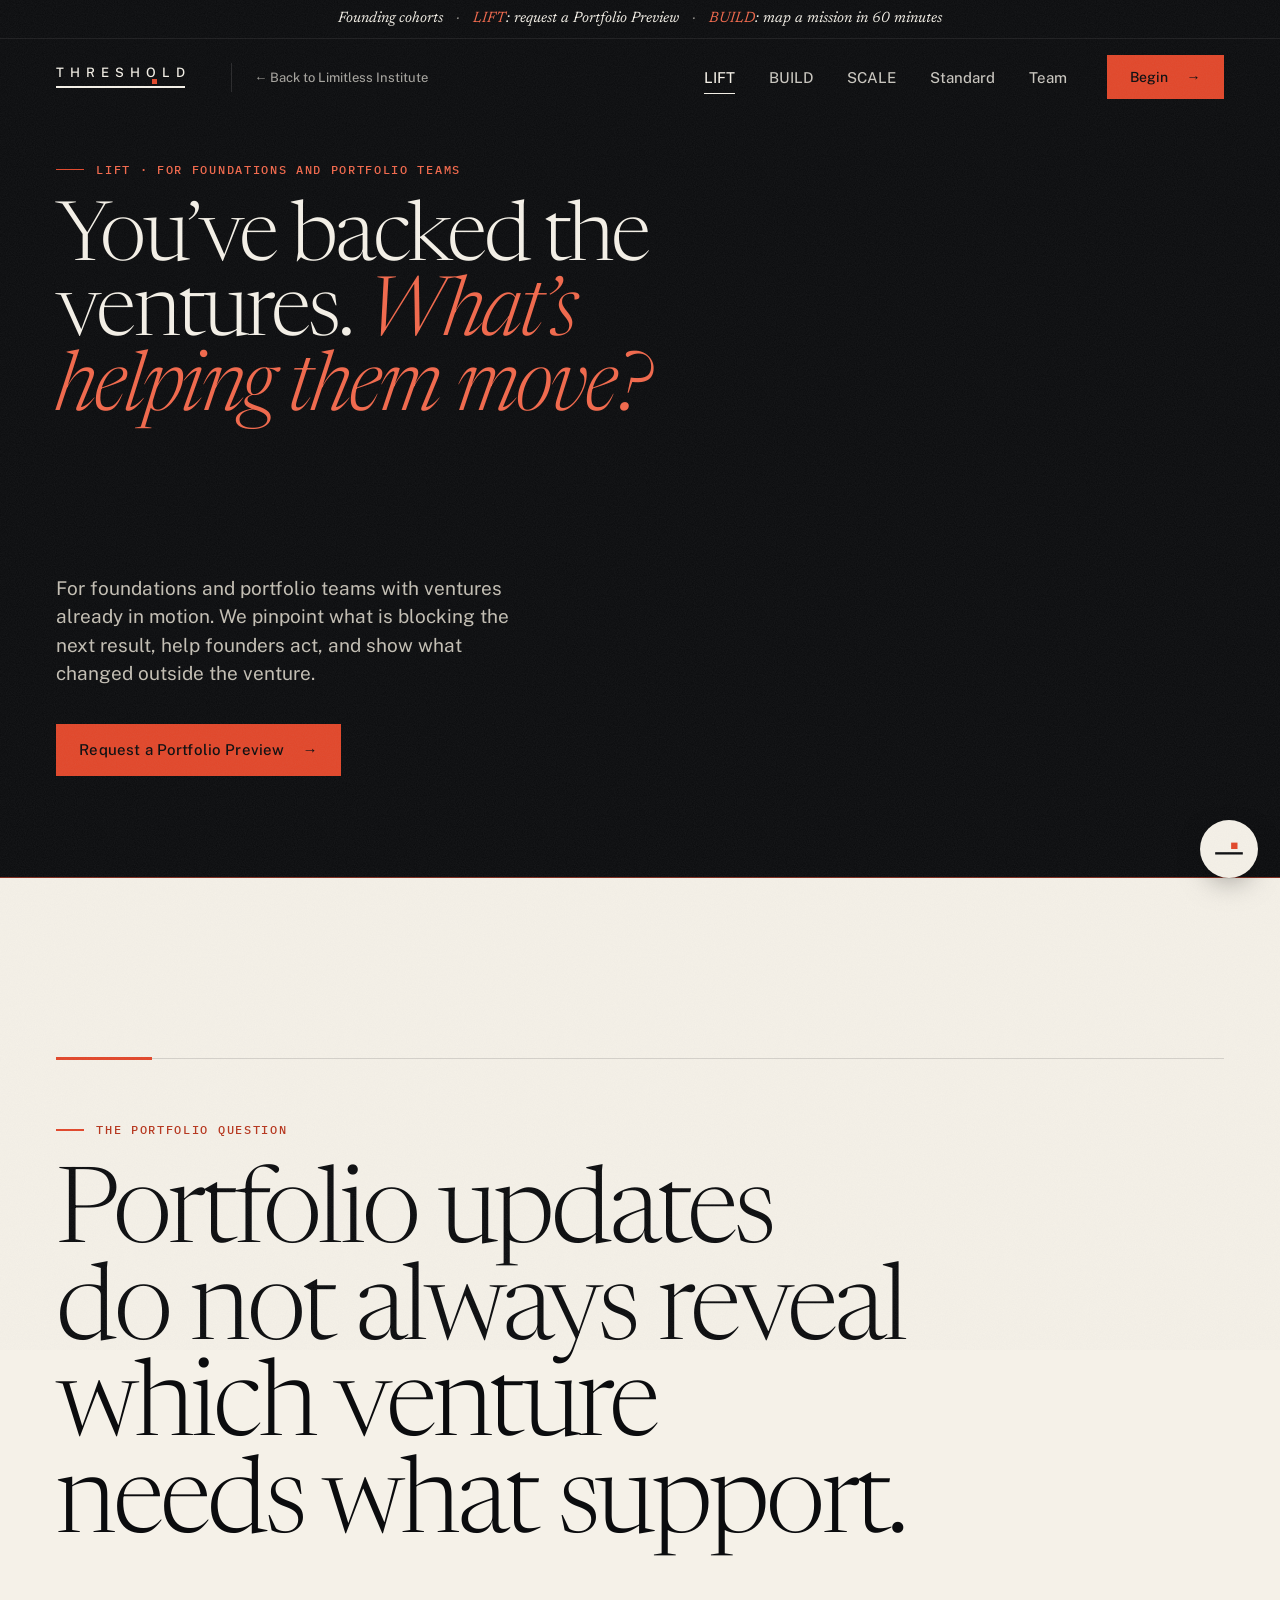
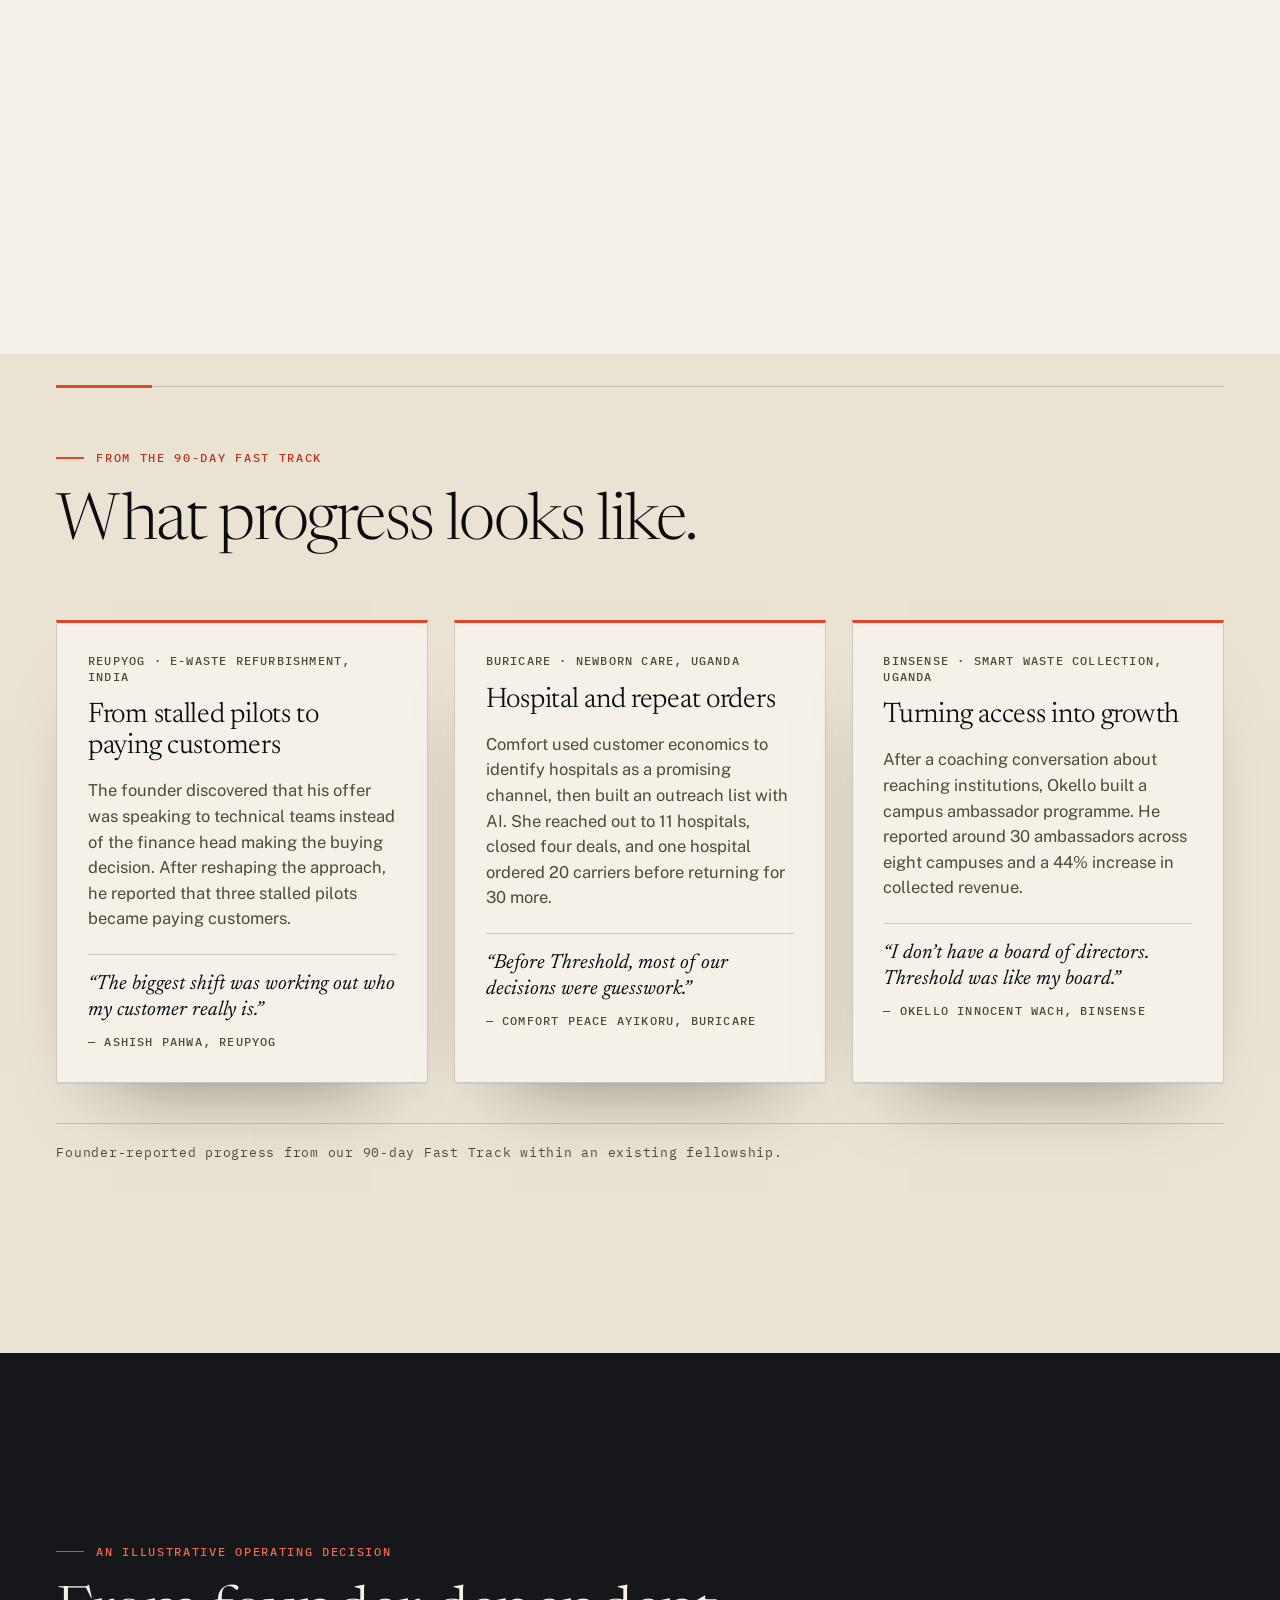
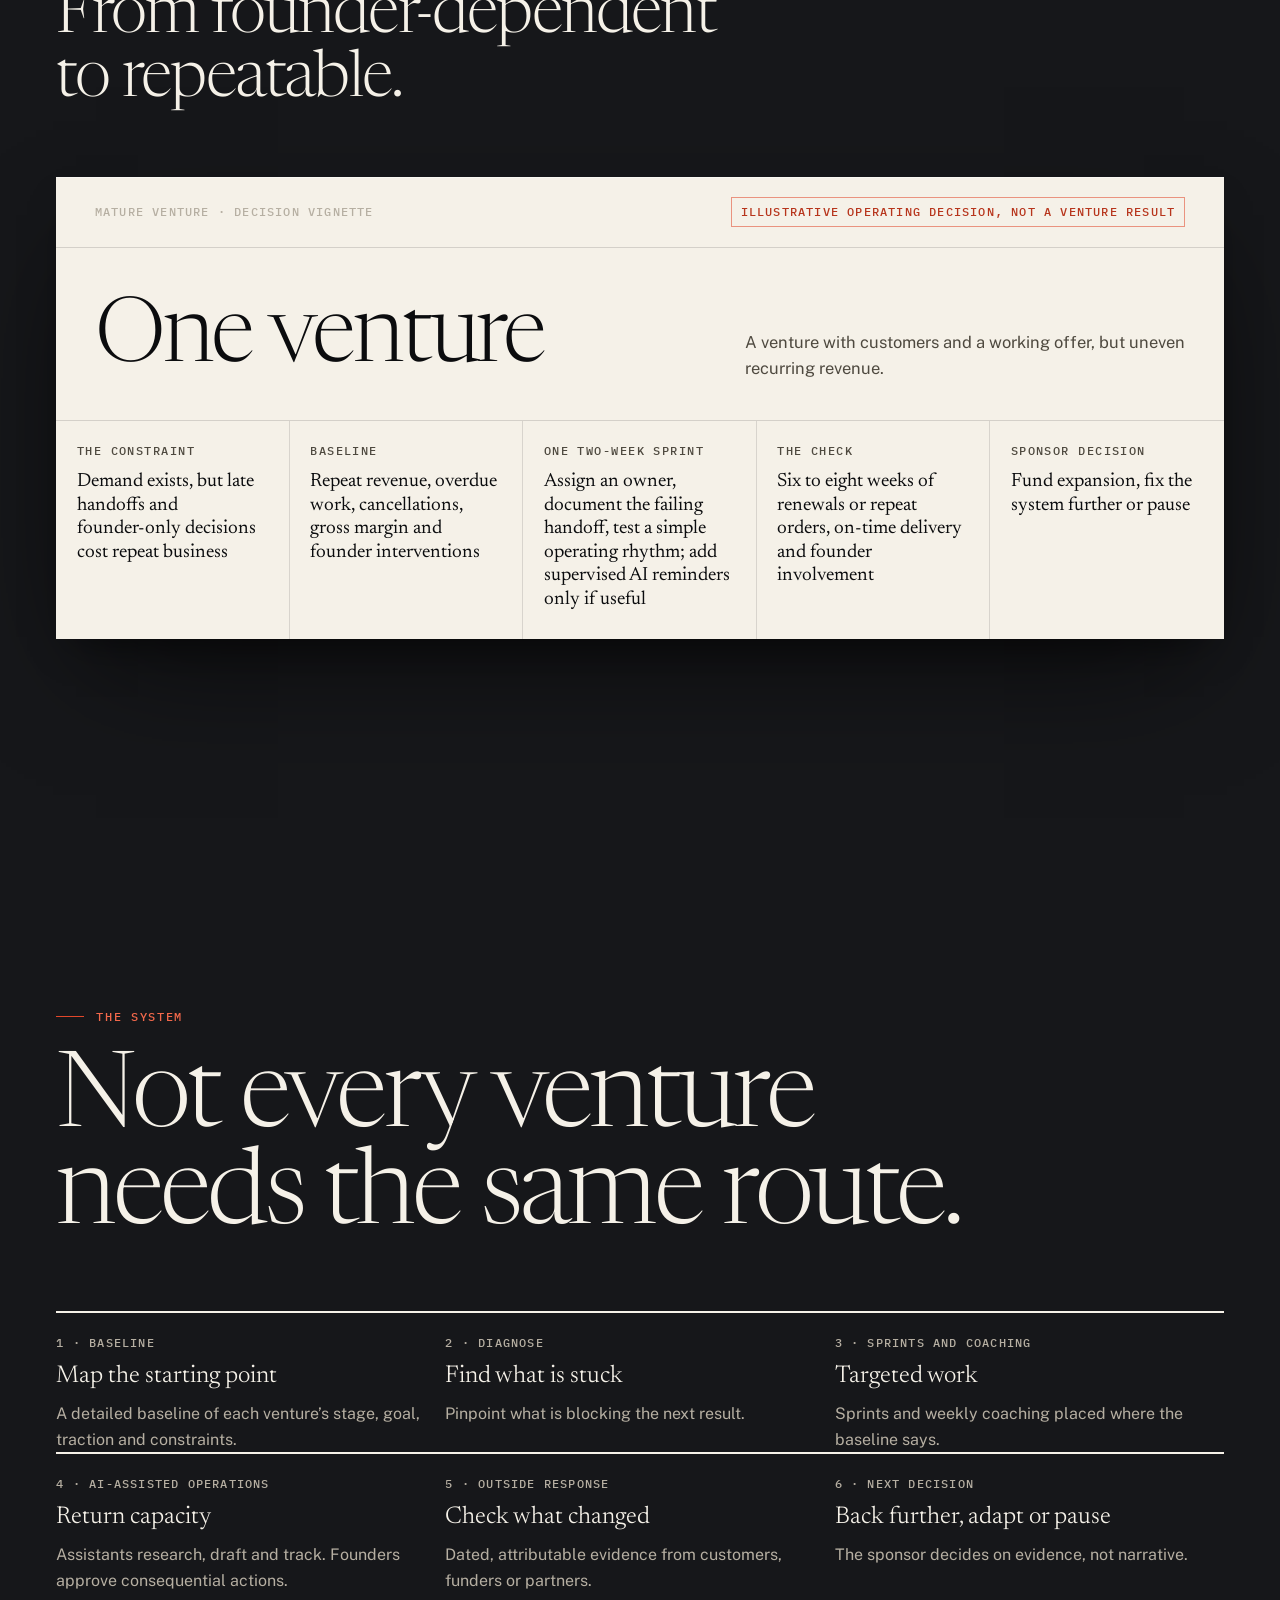
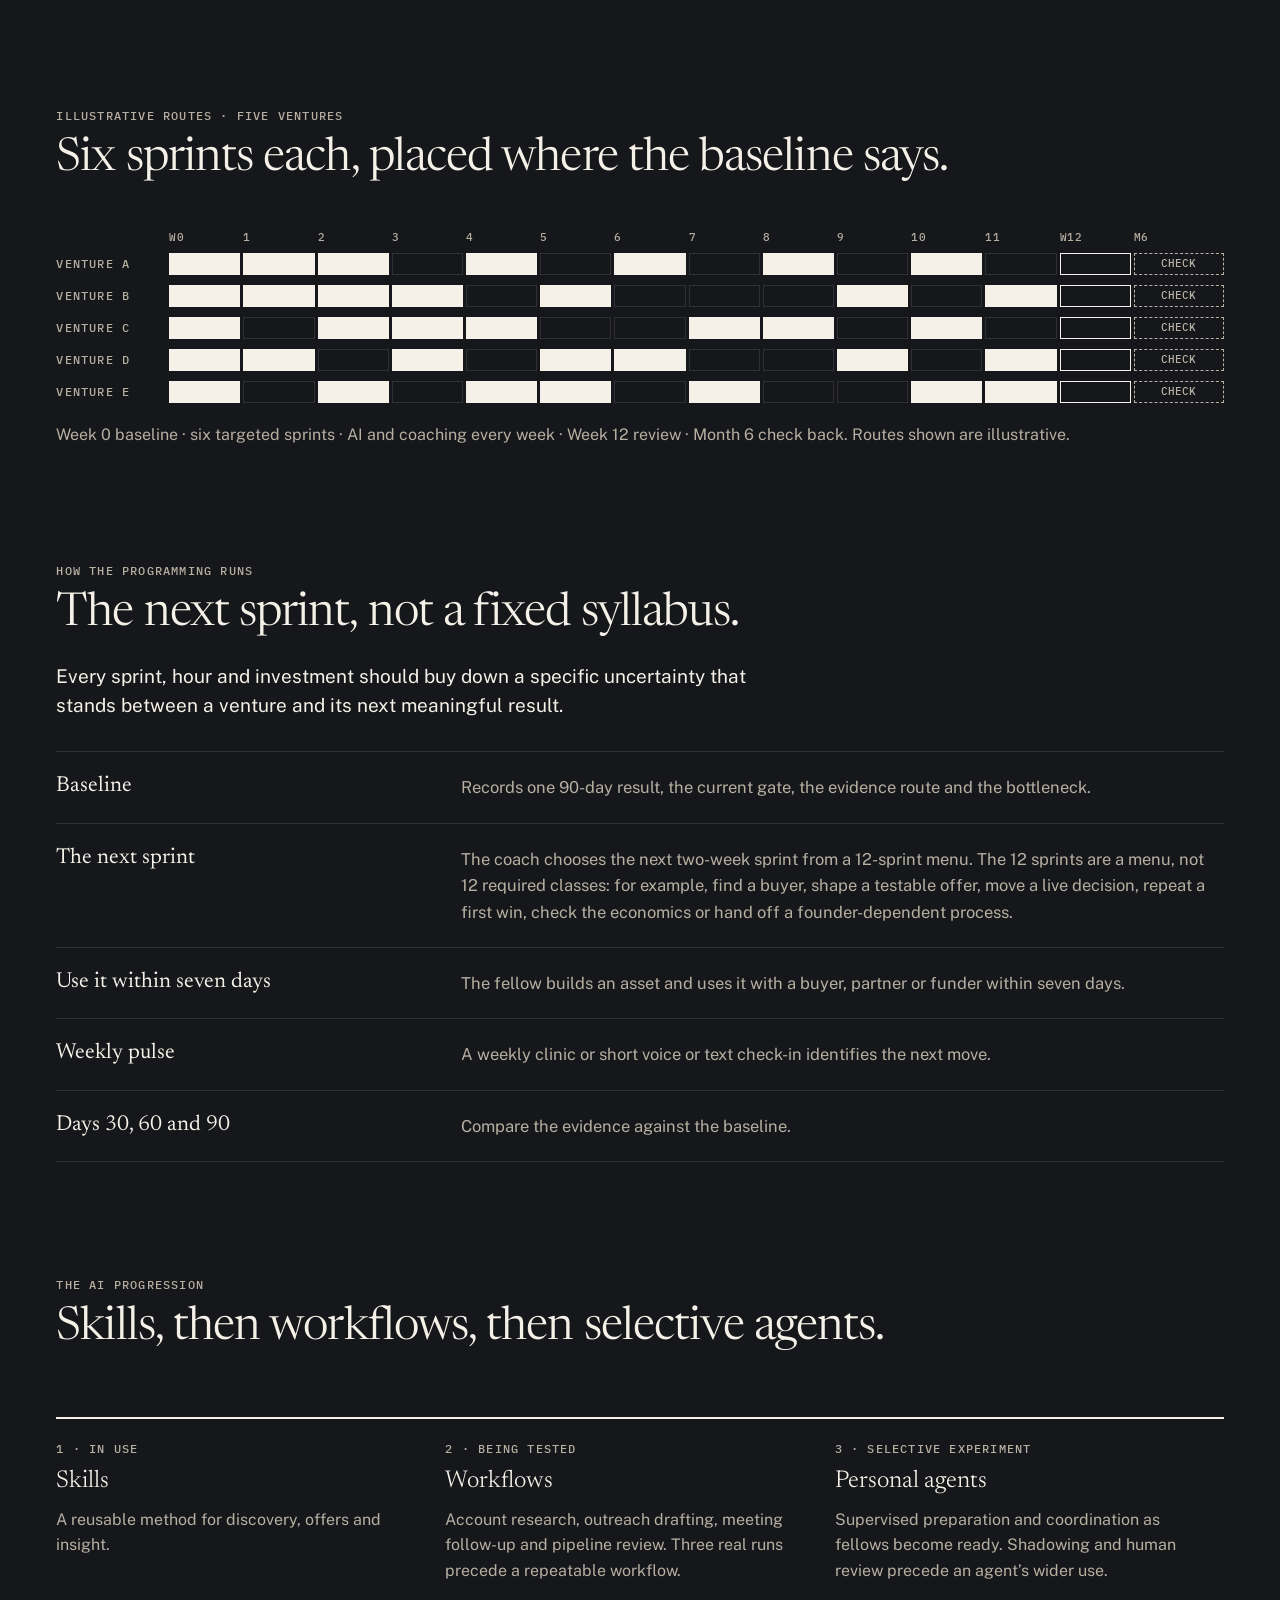
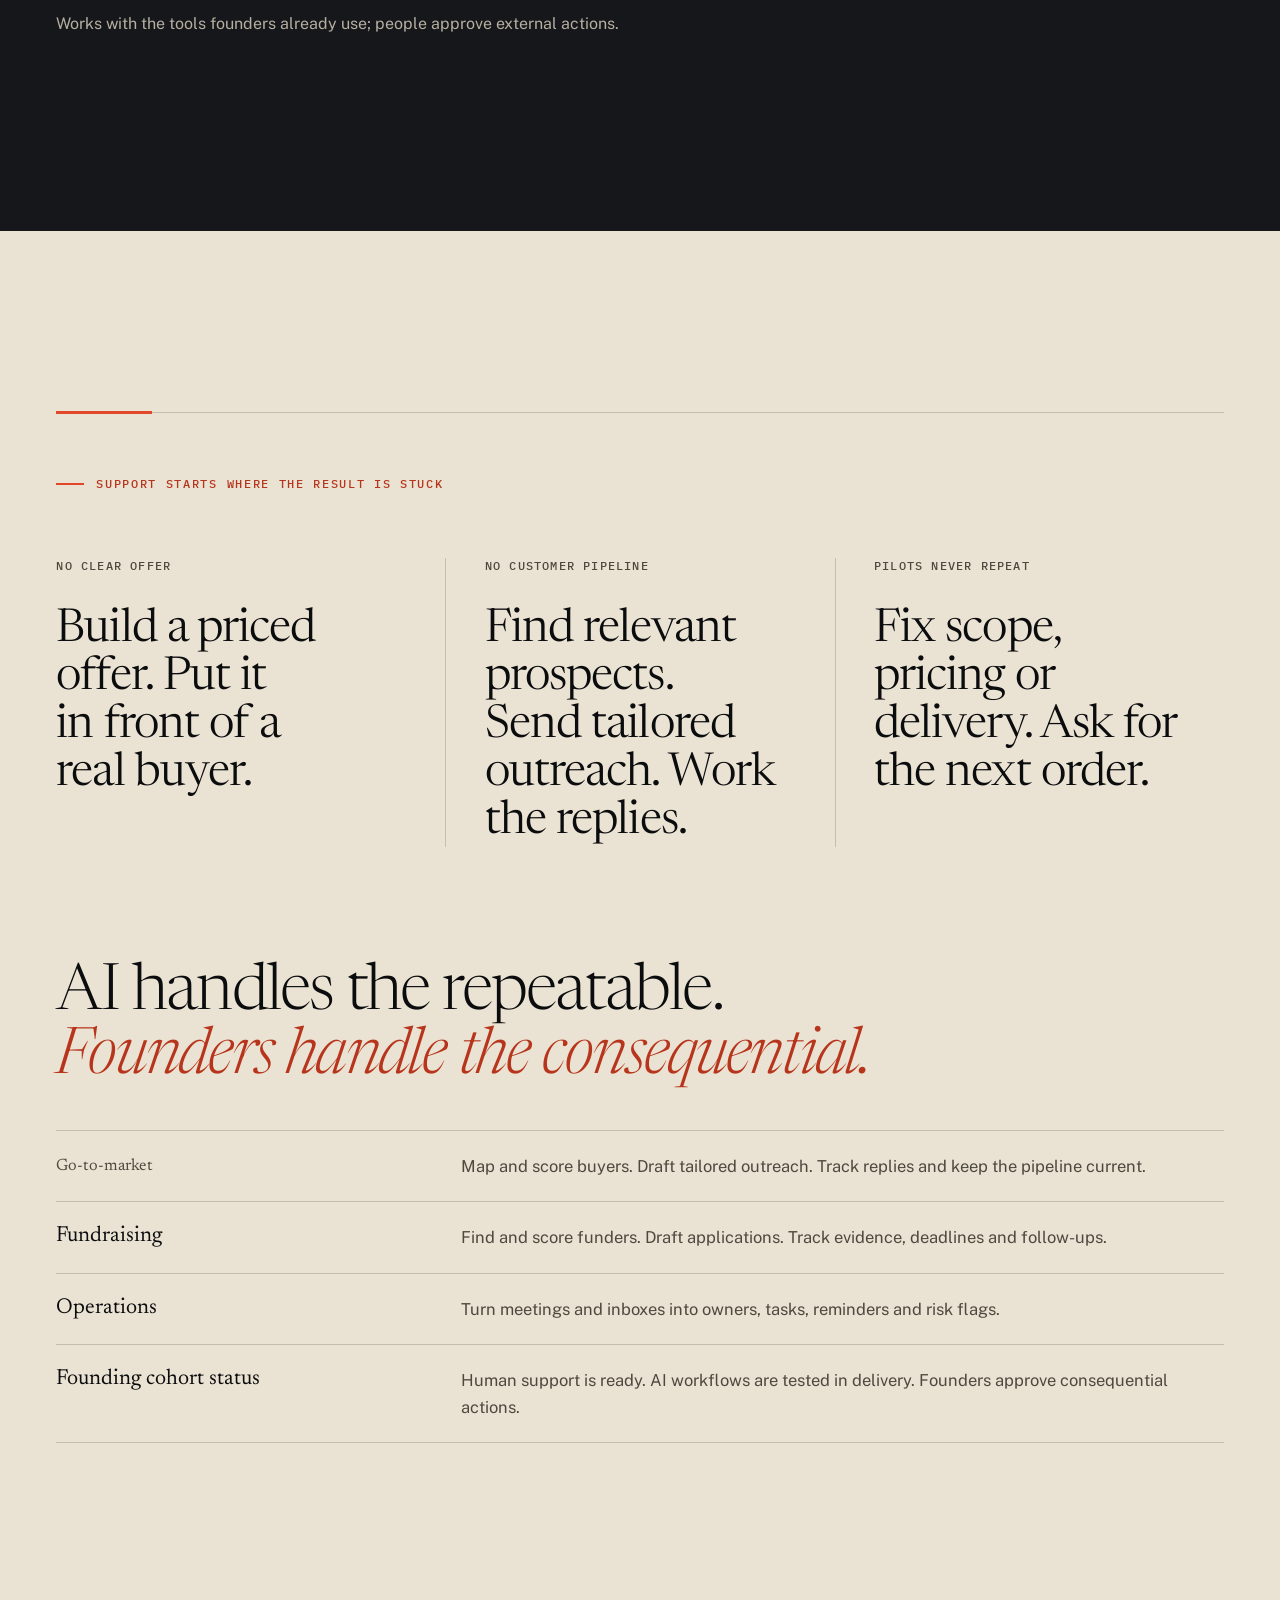
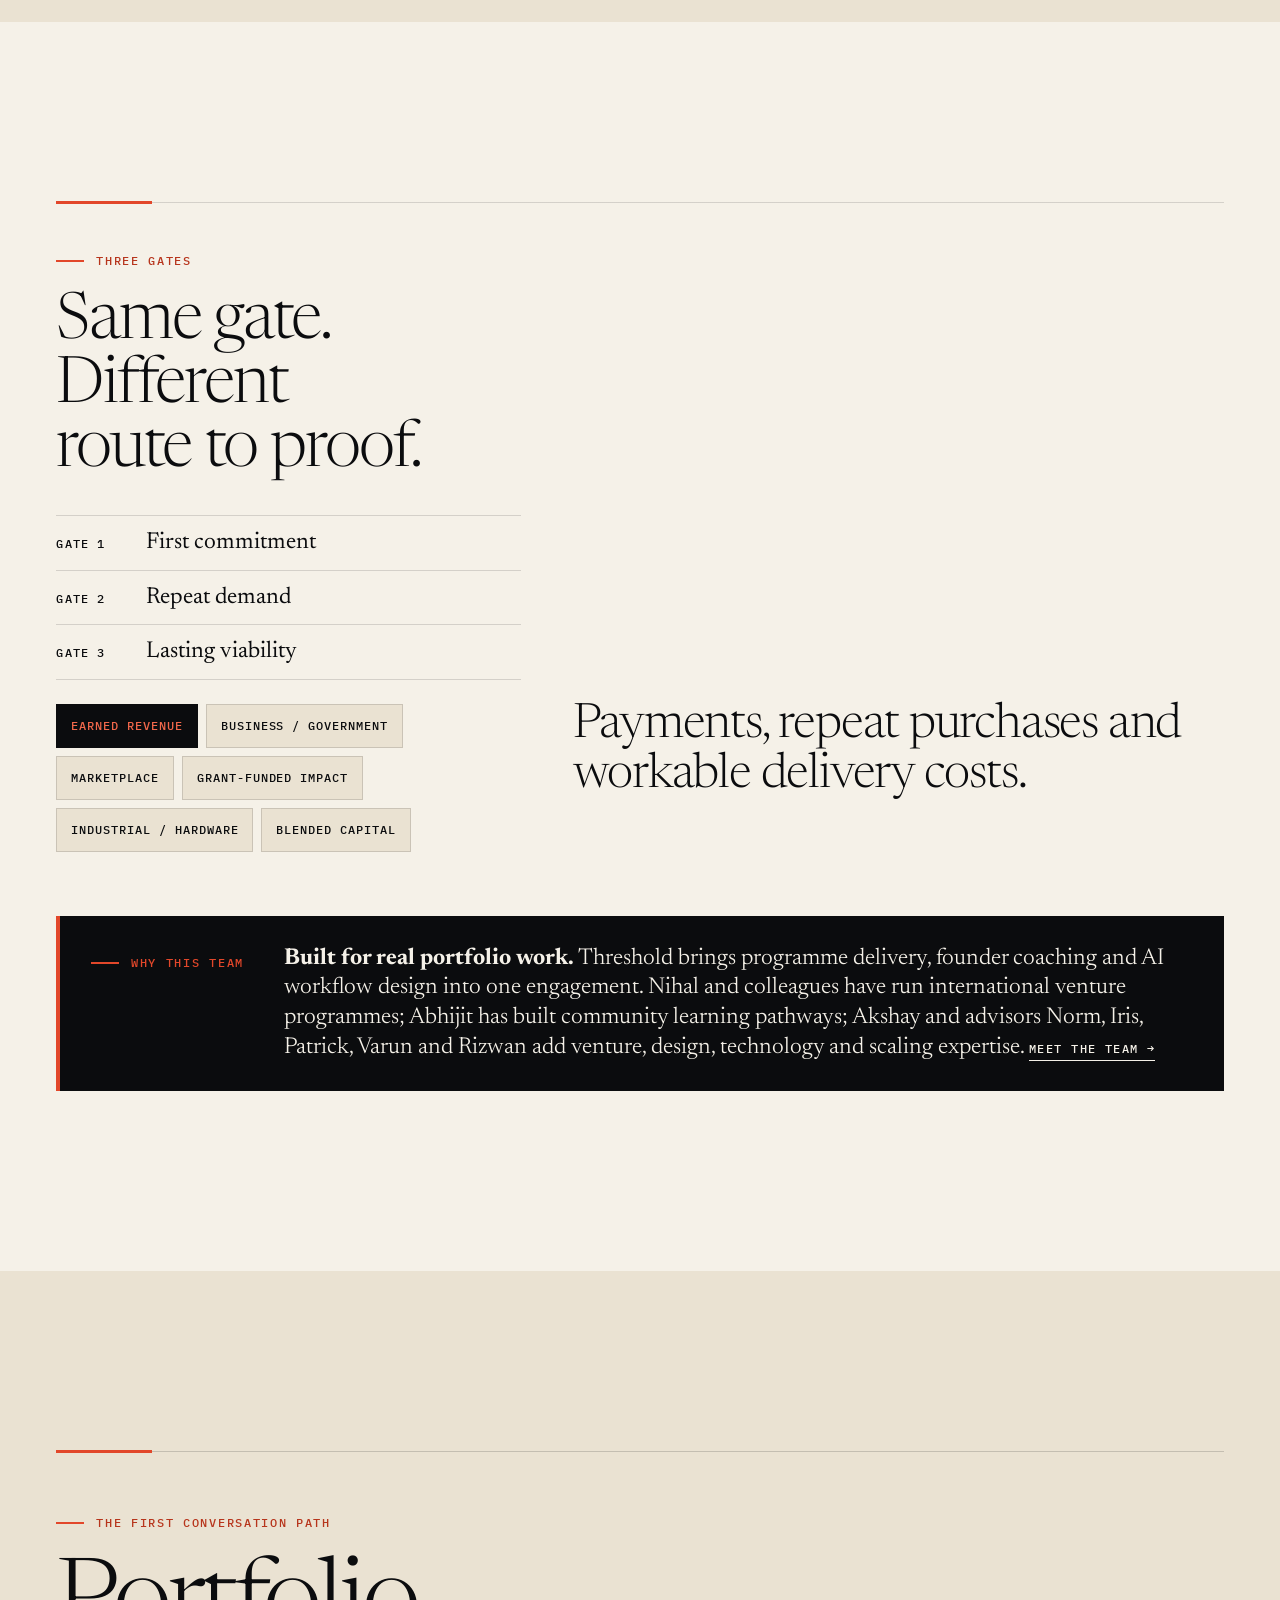
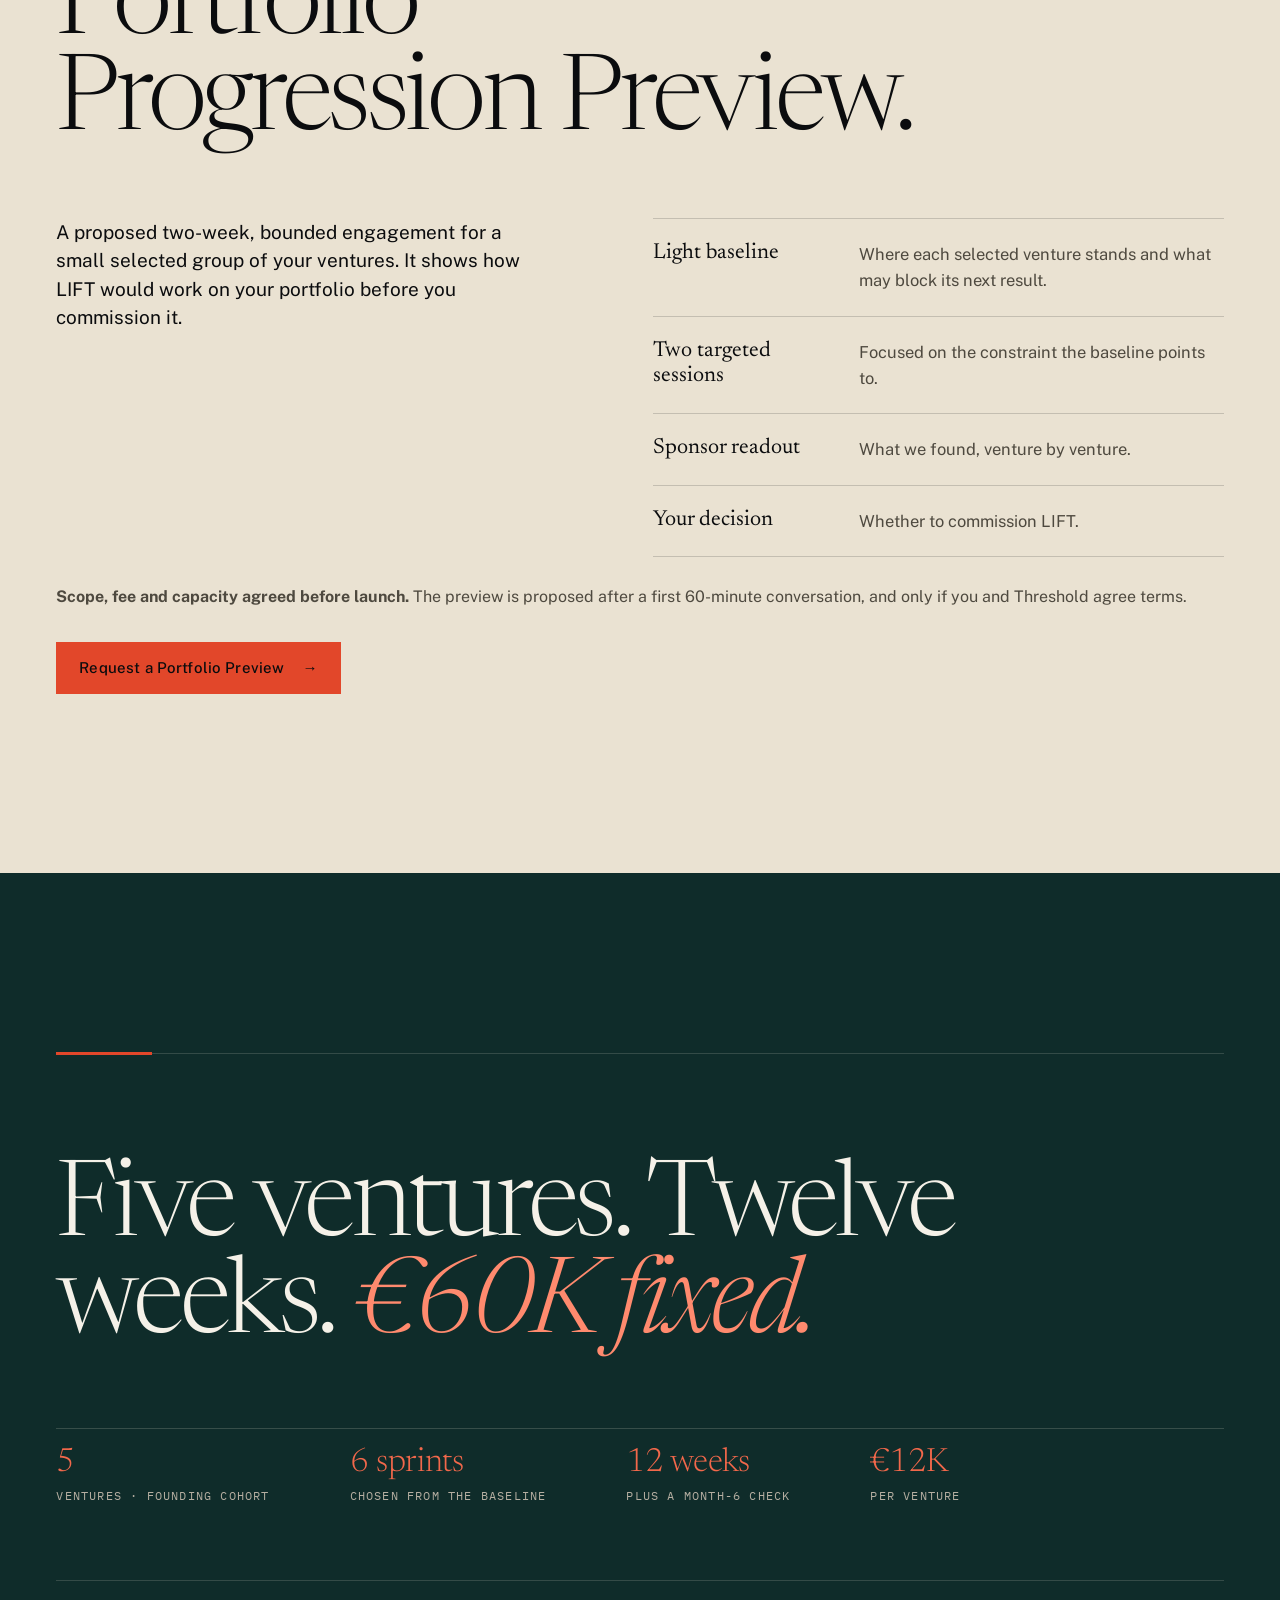
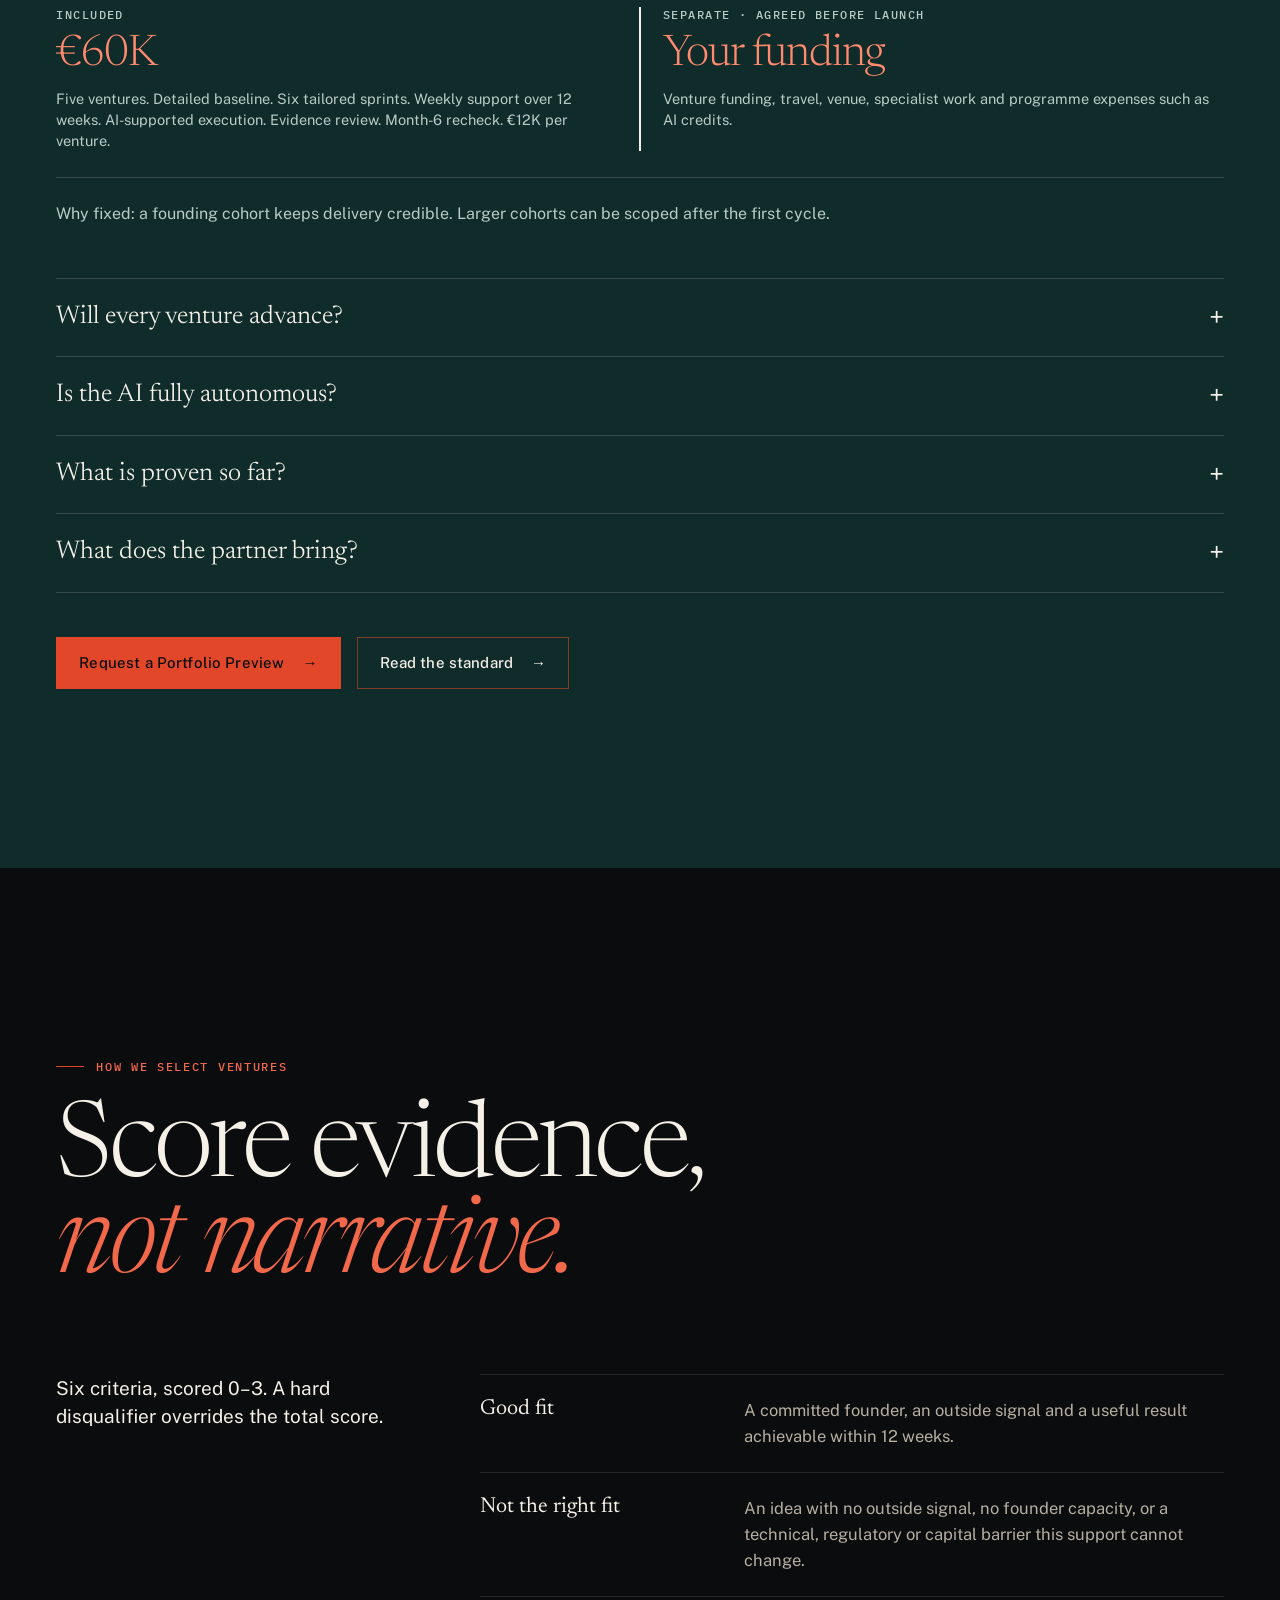
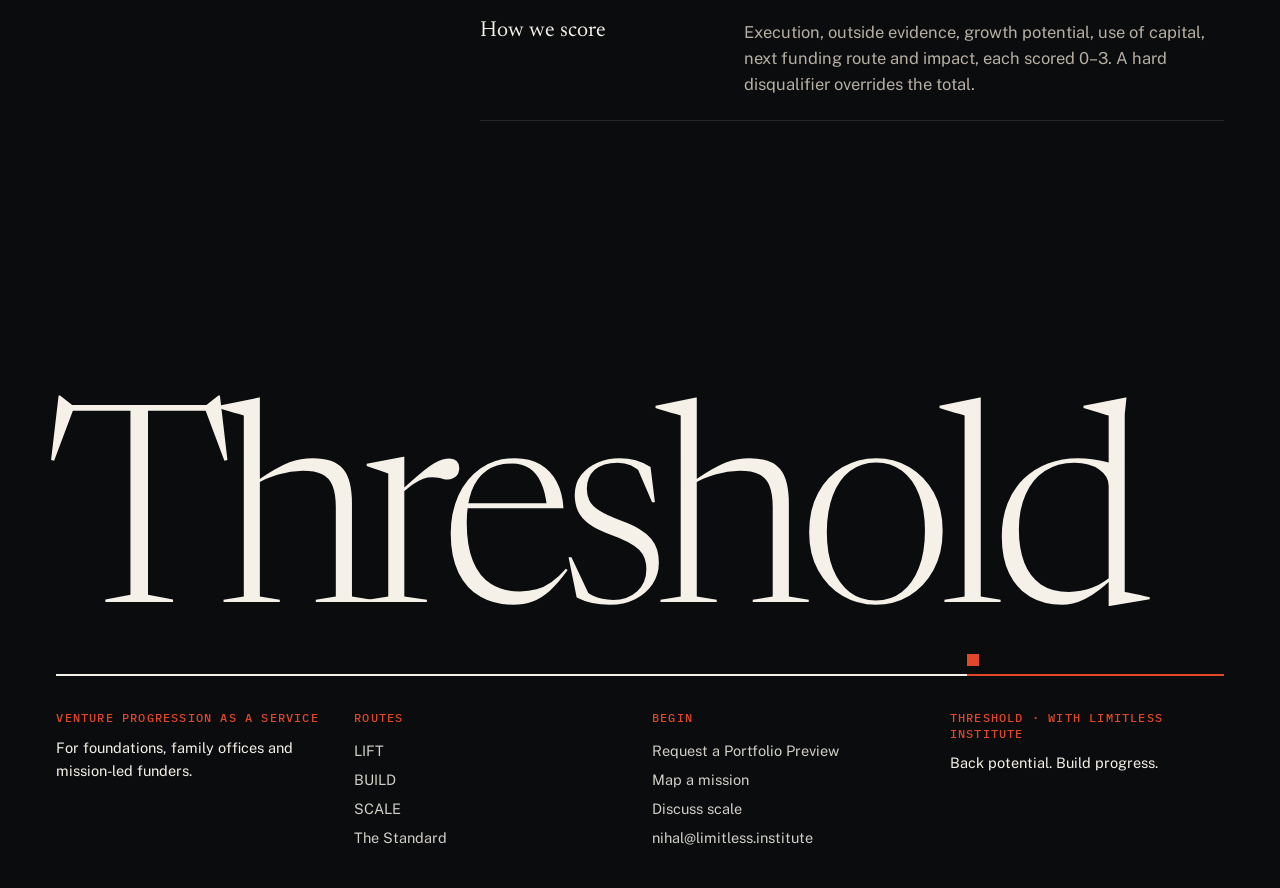
<file: lift.html>
<!doctype html>
<html lang="en">
<head>
<meta charset="utf-8">
<meta name="viewport" content="width=device-width,initial-scale=1,viewport-fit=cover">
<title>LIFT · Threshold | Limitless Institute</title>
<meta name="description" content="For foundations and portfolio teams with ventures already in motion. Start with a Portfolio Progression Preview.">
<meta property="og:title" content="LIFT · Threshold | Limitless Institute">
<meta property="og:description" content="For foundations and portfolio teams with ventures already in motion. Start with a Portfolio Progression Preview.">
<meta property="og:type" content="website">
<meta property="og:site_name" content="Limitless Institute">
<link rel="canonical" href="https://www.limitless.institute/threshold/lift.html">
<meta property="og:url" content="https://www.limitless.institute/threshold/lift.html">
<meta property="og:image" content="https://www.limitless.institute/threshold/og-threshold.png">
<meta property="og:image:width" content="1200">
<meta property="og:image:height" content="630">
<meta property="og:image:alt" content="Threshold: You’ve backed the potential. What will help it become progress?">
<meta name="twitter:card" content="summary_large_image">
<meta name="theme-color" content="#0B0C0E">
<link rel="icon" href="data:image/svg+xml,%3Csvg xmlns='http://www.w3.org/2000/svg' viewBox='0 0 32 32'%3E%3Crect width='32' height='32' fill='%230B0C0E'/%3E%3Crect x='4' y='19' width='24' height='2' fill='%23EDE6D9'/%3E%3Crect x='19' y='12' width='5' height='5' fill='%23E2472A'/%3E%3C/svg%3E">
<link rel="preconnect" href="https://fonts.googleapis.com"><link rel="preconnect" href="https://fonts.gstatic.com" crossorigin><link rel="stylesheet" href="https://fonts.googleapis.com/css2?family=Newsreader:ital,opsz,wght@0,6..72,200..800;1,6..72,200..800&family=Public+Sans:wght@100..900&family=IBM+Plex+Mono:wght@400;500&display=swap">
<link rel="stylesheet" href="site.css?v=20261116a">
</head>
<body>
<a class="skip" href="#main">Skip to content</a>
<header class="nav" id="nav">
  <div class="announce">Founding cohorts <span>·</span> <b>LIFT</b>: request a Portfolio Preview <span>·</span> <b>BUILD</b>: map a mission in 60 minutes</div>
  <div class="wrap nav-in">
    <a class="wm" href="index.html" aria-label="Threshold home">THRESHOLD<i></i></a>
    <a class="back-li" href="https://www.limitless.institute/" target="_top" aria-label="Back to Limitless Institute"><span aria-hidden="true">←</span> <span class="bl-a">Back to </span>Limitless<span class="bl-b"> Institute</span></a>
    <nav aria-label="Primary"><ul class="nav-links"><li><a href="lift.html" aria-current="page">LIFT</a></li><li><a href="build.html">BUILD</a></li><li><a href="scale.html">SCALE</a></li><li><a href="standard.html">Standard</a></li><li><a href="team.html">Team</a></li></ul></nav>
    <a class="btn" href="begin.html">Begin <span class="ar">→</span></a>
    <button class="menu-b" id="menuB" aria-expanded="false" aria-controls="sheet">MENU</button>
  </div>
</header>
<div class="sheet" id="sheet" hidden role="dialog" aria-modal="true" aria-label="Menu">
  <div class="sheet-top"><span class="wm">THRESHOLD<i></i></span><button class="menu-b" id="sheetX" style="display:inline-block">CLOSE</button></div>
  <ol><li><a href="lift.html"><span>LIFT</span><span>Existing ventures · Portfolio Preview</span></a></li><li><a href="build.html"><span>BUILD</span><span>Mission + capital · new portfolio</span></a></li><li><a href="scale.html"><span>SCALE</span><span>Proven model · next stage of scale</span></a></li><li><a href="standard.html"><span>Standard</span><span>Gates · evidence · decisions</span></a></li><li><a href="team.html"><span>Team</span><span>Programme · venture · AI</span></a></li><li><a href="begin.html"><span>Begin</span><span>Preview or mission call</span></a></li></ol>
  <a class="back-li back-sheet" href="https://www.limitless.institute/" target="_top">← Back to Limitless Institute</a>
  <div class="foot"><a class="btn btn-gold" href="begin.html#lift">Request a Portfolio Preview <span class="ar">→</span></a><a class="btn btn-gold" href="begin.html#build">Map a mission <span class="ar">→</span></a></div>
</div>
<main id="main">
<section class="phero t-ink" data-nav="dark" aria-labelledby="h1">
  <canvas aria-hidden="true"></canvas>
  <div class="wrap">
    <span class="kicker">LIFT · For foundations and portfolio teams</span>
    <h1 class="display" id="h1" style="max-width:15ch">You’ve backed the ventures. <em class="it">What’s helping them move?</em></h1>
    <p class="lead">For foundations and portfolio teams with ventures already in motion. We pinpoint what is blocking the next result, help founders act, and show what changed outside the venture.</p>
    <div class="row" style="margin-top:36px"><a class="btn btn-gold" href="begin.html#lift">Request a Portfolio Preview <span class="ar">→</span></a></div>
  </div>
</section>

<section class="sec t-bone" data-nav="light" aria-labelledby="t-q">
  <div class="wrap">
    <span class="kicker rv">The portfolio question</span>
    <h2 class="display rv d1" id="t-q" style="margin-top:30px;max-width:18ch">Portfolio updates do not always reveal which venture needs what support.</h2>
    <div class="manifesto"><div class="three">
      <p class="rv"><span class="tag">Option</span>Back further?</p>
      <p class="rv d1"><span class="tag">Option</span>Change the approach?</p>
      <p class="rv d2"><span class="tag">Option</span>Pause until there is stronger evidence?</p>
    </div></div>
  </div>
</section>

<section class="sec sec-tight t-sand" id="cases" data-nav="light" aria-labelledby="t-cases"><div class="wrap"><span class="kicker rv">From the <span class="nw">90-day</span> Fast Track</span><h2 class="statement rv d1" id="t-cases" style="margin-top:24px">What progress looks like.</h2><div class="cases cases-3"><article class="case rv d0"><span class="tag mute">ReUpyog · <span class="nw">E-waste</span> refurbishment, India</span><h3 class="case-t">From stalled pilots to paying customers</h3><p>The founder discovered that his offer was speaking to technical teams instead of the finance head making the buying decision. After reshaping the approach, he reported that three stalled pilots became paying customers.</p><blockquote><p>“The biggest shift was working out who my customer really is.”</p><footer>— Ashish Pahwa, ReUpyog</footer></blockquote></article><article class="case rv d1"><span class="tag mute">BuriCare · Newborn care, Uganda</span><h3 class="case-t">Hospital and repeat orders</h3><p>Comfort used customer economics to identify hospitals as a promising channel, then built an outreach list with AI. She reached out to 11 hospitals, closed four deals, and one hospital ordered 20 carriers before returning for 30 more.</p><blockquote><p>“Before Threshold, most of our decisions were guesswork.”</p><footer>— Comfort Peace Ayikoru, BuriCare</footer></blockquote></article><article class="case rv d2"><span class="tag mute">BinSense · Smart waste collection, Uganda</span><h3 class="case-t">Turning access into growth</h3><p>After a coaching conversation about reaching institutions, Okello built a campus ambassador programme. He reported around 30 ambassadors across eight campuses and a 44% increase in collected revenue.</p><blockquote><p>“I don’t have a board of directors. Threshold was like my board.”</p><footer>— Okello Innocent Wach, BinSense</footer></blockquote></article></div><p class="disc"><span class="nw">Founder-reported</span> progress from our <span class="nw">90-day</span> Fast Track within an existing fellowship.</p></div></section>

<section class="desk t-char" data-nav="dark" aria-labelledby="t-out">
  <div class="wrap">
    <div class="g12" style="margin-bottom:clamp(40px,5vw,72px)">
      <div class="c-1-7"><span class="kicker rv">An illustrative operating decision</span><h2 class="statement rv d1" id="t-out" style="margin-top:24px">From <span class="nw">founder-dependent</span> to repeatable.</h2></div>
    </div>
    <article class="doc rv" aria-label="Illustrative operating decision, not a venture result">
      <div class="doc-h"><span class="tag">Mature venture · decision vignette</span><span class="tag ill">Illustrative operating decision, not a venture result</span></div>
      <div class="doc-t">
        <h3 class="display">One venture</h3>
        <p>A venture with customers and a working offer, but uneven recurring revenue.</p>
      </div>
      <dl>
        <div><dt>The constraint</dt><dd>Demand exists, but late handoffs and <span class="nw">founder-only</span> decisions cost repeat business</dd></div>
        <div><dt>Baseline</dt><dd>Repeat revenue, overdue work, cancellations, gross margin and founder interventions</dd></div>
        <div><dt>One <span class="nw">two-week</span> sprint</dt><dd>Assign an owner, document the failing handoff, test a simple operating rhythm; add supervised AI reminders only if useful</dd></div>
        <div><dt>The check</dt><dd>Six to eight weeks of renewals or repeat orders, <span class="nw">on-time</span> delivery and founder involvement</dd></div>
        <div><dt>Sponsor decision</dt><dd>Fund expansion, fix the system further or pause</dd></div>
      </dl>
    </article>
  </div>
</section>

<section class="sec t-char" id="how" data-nav="dark" aria-labelledby="t-base">
  <div class="wrap">
    <span class="kicker rv">The system</span>
    <h2 class="display rv d1" id="t-base" style="margin-top:28px">Not every venture needs the same route.</h2>
    <div class="phases" style="grid-template-columns:repeat(3,minmax(0,1fr))">
      <div class="phase rv"><span class="tag">1 · Baseline</span><b>Map the starting point</b><p>A detailed baseline of each venture’s stage, goal, traction and constraints.</p></div>
      <div class="phase rv d1"><span class="tag">2 · Diagnose</span><b>Find what is stuck</b><p>Pinpoint what is blocking the next result.</p></div>
      <div class="phase rv d2"><span class="tag">3 · Sprints and coaching</span><b>Targeted work</b><p>Sprints and weekly coaching placed where the baseline says.</p></div>
      <div class="phase rv"><span class="tag">4 · <span class="nw">AI-assisted</span> operations</span><b>Return capacity</b><p>Assistants research, draft and track. Founders approve consequential actions.</p></div>
      <div class="phase rv d1"><span class="tag">5 · Outside response</span><b>Check what changed</b><p>Dated, attributable evidence from customers, funders or partners.</p></div>
      <div class="phase rv d2"><span class="tag">6 · Next decision</span><b>Back further, adapt or pause</b><p>The sponsor decides on evidence, not narrative.</p></div>
    </div>
    <div style="margin-top:clamp(72px,9vw,140px)">
      <div class="row" style="justify-content:space-between;align-items:end"><div class="stack-s"><span class="tag mute">Illustrative routes · five ventures</span><p class="h2">Six sprints each, placed where the baseline says.</p></div></div>
      <div class="lanes5">
        <div class="lane5-k" aria-hidden="true"><span></span><span>W0</span><span>1</span><span>2</span><span>3</span><span>4</span><span>5</span><span>6</span><span>7</span><span>8</span><span>9</span><span>10</span><span>11</span><span>W12</span><span>M6</span></div>
        <div class="lane5"><span class="tag">Venture A</span><i class="b"></i><i class="s"></i><i class="s"></i><i></i><i class="s"></i><i></i><i class="s"></i><i></i><i class="s"></i><i></i><i class="s"></i><i></i><i class="r"></i><span class="m6">CHECK</span></div>
        <div class="lane5"><span class="tag">Venture B</span><i class="b"></i><i class="s"></i><i class="s"></i><i class="s"></i><i></i><i class="s"></i><i></i><i></i><i></i><i class="s"></i><i></i><i class="s"></i><i class="r"></i><span class="m6">CHECK</span></div>
        <div class="lane5"><span class="tag">Venture C</span><i class="b"></i><i></i><i class="s"></i><i class="s"></i><i class="s"></i><i></i><i></i><i class="s"></i><i class="s"></i><i></i><i class="s"></i><i></i><i class="r"></i><span class="m6">CHECK</span></div>
        <div class="lane5"><span class="tag">Venture D</span><i class="b"></i><i class="s"></i><i></i><i class="s"></i><i></i><i class="s"></i><i class="s"></i><i></i><i></i><i class="s"></i><i></i><i class="s"></i><i class="r"></i><span class="m6">CHECK</span></div>
        <div class="lane5"><span class="tag">Venture E</span><i class="b"></i><i></i><i class="s"></i><i></i><i class="s"></i><i class="s"></i><i></i><i class="s"></i><i></i><i></i><i class="s"></i><i class="s"></i><i class="r"></i><span class="m6">CHECK</span></div>
      </div>
      <p class="small mute" style="margin-top:20px">Week 0 baseline · six targeted sprints · AI and coaching every week · Week 12 review · Month 6 check back. Routes shown are illustrative.</p>
    </div>
    <div style="margin-top:clamp(72px,9vw,140px)">
      <div class="stack-s"><span class="tag mute">How the programming runs</span><p class="h2">The next sprint, not a fixed syllabus.</p></div>
      <p class="lead rv" style="margin:24px 0 0;max-width:60ch">Every sprint, hour and investment should buy down a specific uncertainty that stands between a venture and its next meaningful result.</p>
      <ul class="list" style="margin-top:32px">
        <li><b>Baseline</b><span>Records one <span class="nw">90-day</span> result, the current gate, the evidence route and the bottleneck.</span></li>
        <li><b>The next sprint</b><span>The coach chooses the next <span class="nw">two-week</span> sprint from a <span class="nw">12-sprint</span> menu. The 12 sprints are a menu, not 12 required classes: for example, find a buyer, shape a testable offer, move a live decision, repeat a first win, check the economics or hand off a <span class="nw">founder-dependent</span> process.</span></li>
        <li><b>Use it within seven days</b><span>The fellow builds an asset and uses it with a buyer, partner or funder within seven days.</span></li>
        <li><b>Weekly pulse</b><span>A weekly clinic or short voice or text <span class="nw">check-in</span> identifies the next move.</span></li>
        <li><b>Days 30, 60 and 90</b><span>Compare the evidence against the baseline.</span></li>
      </ul>
    </div>
    <div style="margin-top:clamp(72px,9vw,140px)">
      <div class="stack-s"><span class="tag mute">The AI progression</span><p class="h2">Skills, then workflows, then selective agents.</p></div>
      <div class="phases" style="grid-template-columns:repeat(3,minmax(0,1fr))">
        <div class="phase rv"><span class="tag">1 · In use</span><b>Skills</b><p>A reusable method for discovery, offers and insight.</p></div>
        <div class="phase rv d1"><span class="tag">2 · Being tested</span><b>Workflows</b><p>Account research, outreach drafting, meeting <span class="nw">follow-up</span> and pipeline review. Three real runs precede a repeatable workflow.</p></div>
        <div class="phase rv d2"><span class="tag">3 · Selective experiment</span><b>Personal agents</b><p>Supervised preparation and coordination as fellows become ready. Shadowing and human review precede an agent’s wider use.</p></div>
      </div>
      <p class="small mute" style="margin-top:28px">Works with the tools founders already use; people approve external actions.</p>
    </div>
  </div>
</section>

<section class="sec t-sand" data-nav="light" aria-labelledby="t-stuck">
  <div class="wrap">
    <span class="kicker rv">Support starts where the result is stuck</span>
    <div class="rt" style="grid-template-columns:repeat(3,1fr);margin-top:clamp(40px,5vw,72px)">
      <div class="rcol rv"><span class="tag mute">No clear offer</span><p class="h2">Build a priced offer. Put it in front of a real buyer.</p></div>
      <div class="rcol rv d1"><span class="tag mute">No customer pipeline</span><p class="h2">Find relevant prospects. Send tailored outreach. Work the replies.</p></div>
      <div class="rcol rv d2"><span class="tag mute">Pilots never repeat</span><p class="h2">Fix scope, pricing or delivery. Ask for the next order.</p></div>
    </div>
    <h2 class="statement rv" id="t-stuck" style="margin-top:clamp(72px,9vw,140px);max-width:22ch">AI handles the repeatable. <span class="it mute">Founders handle the consequential.</span></h2>
    <ul class="list" style="margin-top:40px">
      <li><b><span class="nw">Go-to-market</span></b><span>Map and score buyers. Draft tailored outreach. Track replies and keep the pipeline current.</span></li>
      <li><b>Fundraising</b><span>Find and score funders. Draft applications. Track evidence, deadlines and <span class="nw">follow-ups.</span></span></li>
      <li><b>Operations</b><span>Turn meetings and inboxes into owners, tasks, reminders and risk flags.</span></li>
      <li><b>Founding cohort status</b><span>Human support is ready. AI workflows are tested in delivery. Founders approve consequential actions.</span></li>
    </ul>
  </div>
</section>

<section class="sec t-bone" data-nav="light" aria-labelledby="t-gates">
  <div class="wrap">
    <div class="models">
      <div class="stack">
        <span class="kicker rv">Three gates</span>
        <h2 class="statement rv d1" id="t-gates">Same gate. Different route to proof.</h2>
        <ol class="glist rv d1"><li><span class="tag">Gate 1</span><b>First commitment</b></li><li><span class="tag">Gate 2</span><b>Repeat demand</b></li><li><span class="tag">Gate 3</span><b>Lasting viability</b></li></ol>
        <div class="mt rv d2" id="mt" role="tablist" aria-label="Venture model"></div>
      </div>
      <p class="mev" id="mev" role="tabpanel" aria-live="polite"></p>
    </div>
    <div class="same rv"><span class="kicker">Why this team</span><p><b>Built for real portfolio work.</b> Threshold brings programme delivery, founder coaching and AI workflow design into one engagement. Nihal and colleagues have run international venture programmes; Abhijit has built community learning pathways; Akshay and advisors Norm, Iris, Patrick, Varun and Rizwan add venture, design, technology and scaling expertise. <a class="lnk" href="team.html" style="white-space:nowrap">Meet the team →</a></p></div>
  </div>
</section>

<section class="sec t-sand" id="preview" data-nav="light" aria-labelledby="t-prev">
  <div class="wrap">
    <span class="kicker rv">The first conversation path</span>
    <h2 class="display rv d1" id="t-prev" style="margin-top:28px">Portfolio Progression Preview.</h2>
    <div class="g12" style="margin-top:clamp(36px,5vw,64px);row-gap:28px">
      <p class="lead c-1-6 rv">A proposed <span class="nw">two-week,</span> bounded engagement for a small selected group of your ventures. It shows how LIFT would work on your portfolio before you commission it.</p>
      <ul class="list c-7-12 rv d1" style="margin:0">
        <li><b>Light baseline</b><span>Where each selected venture stands and what may block its next result.</span></li>
        <li><b>Two targeted sessions</b><span>Focused on the constraint the baseline points to.</span></li>
        <li><b>Sponsor readout</b><span>What we found, venture by venture.</span></li>
        <li><b>Your decision</b><span>Whether to commission LIFT.</span></li>
      </ul>
    </div>
    <p class="small mute" style="margin-top:28px"><b>Scope, fee and capacity agreed before launch.</b> The preview is proposed after a first <span class="nw">60-minute</span> conversation, and only if you and Threshold agree terms.</p>
    <div class="row" style="margin-top:32px"><a class="btn btn-gold" href="begin.html#lift">Request a Portfolio Preview <span class="ar">→</span></a></div>
  </div>
</section>

<section class="sec t-wine" data-nav="dark" aria-labelledby="t-scope">
  <div class="wrap">
    <span class="kicker rv">Paid founding cohort</span>
    <h2 class="display rv d1" id="t-scope" style="margin-top:28px">Five ventures. Twelve weeks. <span class="it mute">€60K fixed.</span></h2>
    <div class="phero-meta"><div><b>5</b><span>Ventures · founding cohort</span></div><div><b>6 sprints</b><span>Chosen from the baseline</span></div><div><b>12 weeks</b><span>Plus a <span class="nw">Month-6</span> check</span></div><div><b>€12K</b><span>Per venture</span></div></div>
    <div class="terms" style="margin-top:clamp(48px,6vw,88px)">
      <div class="rv"><span class="k">Included</span><span class="v num">€60K</span><span class="s">Five ventures. Detailed baseline. Six tailored sprints. Weekly support over 12 weeks. <span class="nw">AI-supported</span> execution. Evidence review. <span class="nw">Month-6</span> recheck. €12K per venture.</span></div>
      <span class="sep" aria-hidden="true"></span>
      <div class="rv d1"><span class="k">Separate · agreed before launch</span><span class="v">Your funding</span><span class="s">Venture funding, travel, venue, specialist work and programme expenses such as AI credits.</span></div>
    </div>
    <p class="small mute" style="margin-top:24px">Why fixed: a founding cohort keeps delivery credible. Larger cohorts can be scoped after the first cycle.</p>
    <div class="qa">
      <details><summary>Will every venture advance?</summary><p>No. The evidence may support adapting, continuing or pausing.</p></details>
      <details><summary>Is the AI fully autonomous?</summary><p>The human delivery model is ready. In the founding cohort, controlled AI workflows will be tested in live use. Founders approve consequential actions.</p></details>
      <details><summary>What is proven so far?</summary><p>Our team is running a <span class="nw">90-day</span> venture Fast Track within an existing fellowship. LIFT has not yet run a full cohort. The first cohort will test progression, time saved and decision usefulness at Week 12 and Month 6.</p></details>
      <details><summary>What does the partner bring?</summary><p>Relevant ventures, a <span class="nw">decision-maker</span> and useful relationships. Agree any venture funding separately.</p></details>
    </div>
    <div class="row" style="margin-top:44px"><a class="btn btn-solid" href="begin.html#lift">Request a Portfolio Preview <span class="ar">→</span></a><a class="btn" href="standard.html">Read the standard <span class="ar">→</span></a></div>
  </div>
</section>
<section class="sec t-ink" data-nav="dark" aria-labelledby="t-fit">
  <div class="wrap">
    <span class="kicker rv">How we select ventures</span>
    <h2 class="display rv d1" id="t-fit" style="margin-top:28px">Score evidence, <span class="it">not narrative.</span></h2>
    <div class="split" style="margin-top:clamp(48px,6vw,88px)">
      <div class="side stack">
        <p class="lead">Six criteria, scored <span class="nw">0–3.</span> A hard disqualifier overrides the total score.</p>
      </div>
      <ul class="list">
        <li><b>Good fit</b><span>A committed founder, an outside signal and a useful result achievable within 12 weeks.</span></li>
        <li><b>Not the right fit</b><span>An idea with no outside signal, no founder capacity, or a technical, regulatory or capital barrier this support cannot change.</span></li>
        <li><b>How we score</b><span>Execution, outside evidence, growth potential, use of capital, next funding route and impact, each scored <span class="nw">0–3.</span> A hard disqualifier overrides the total.</span></li>
      </ul>
    </div>
  </div>
</section>


</main>
<footer class="foot t-ink" data-nav="dark">
  <div class="wrap">
    <span class="foot-mark" aria-hidden="true">Threshold</span>
    <div class="foot-line" aria-hidden="true"><i></i></div>
    <div class="foot-g">
      <div><span class="tag">Venture Progression as a Service</span>For foundations, family offices and <span class="nw">mission-led</span> funders.</div>
      <div><span class="tag">Routes</span><a href="lift.html">LIFT</a><a href="build.html">BUILD</a><a href="scale.html">SCALE</a><a href="standard.html">The Standard</a></div>
      <div><span class="tag">Begin</span><a href="begin.html#lift">Request a Portfolio Preview</a><a href="begin.html#build">Map a mission</a><a href="begin.html#scale">Discuss scale</a><a href="mailto:nihal@limitless.institute">nihal@limitless.institute</a></div>
      <div><span class="tag">Threshold · with Limitless Institute</span>Back potential. Build progress.</div>
    </div>
  </div>
</footer>
<a class="fab" href="begin.html" aria-label="Begin: request a Portfolio Preview or map a mission"><span class="tip">Begin · start a conversation</span><svg viewBox="0 0 32 32" aria-hidden="true"><rect x="3" y="19" width="26" height="2.2" fill="#0B0C0E"/><rect x="18" y="10" width="6" height="6" fill="#E2472A"/></svg></a>
<script src="site.js?v=20261116a" defer></script>
</body>
</html>
</file>
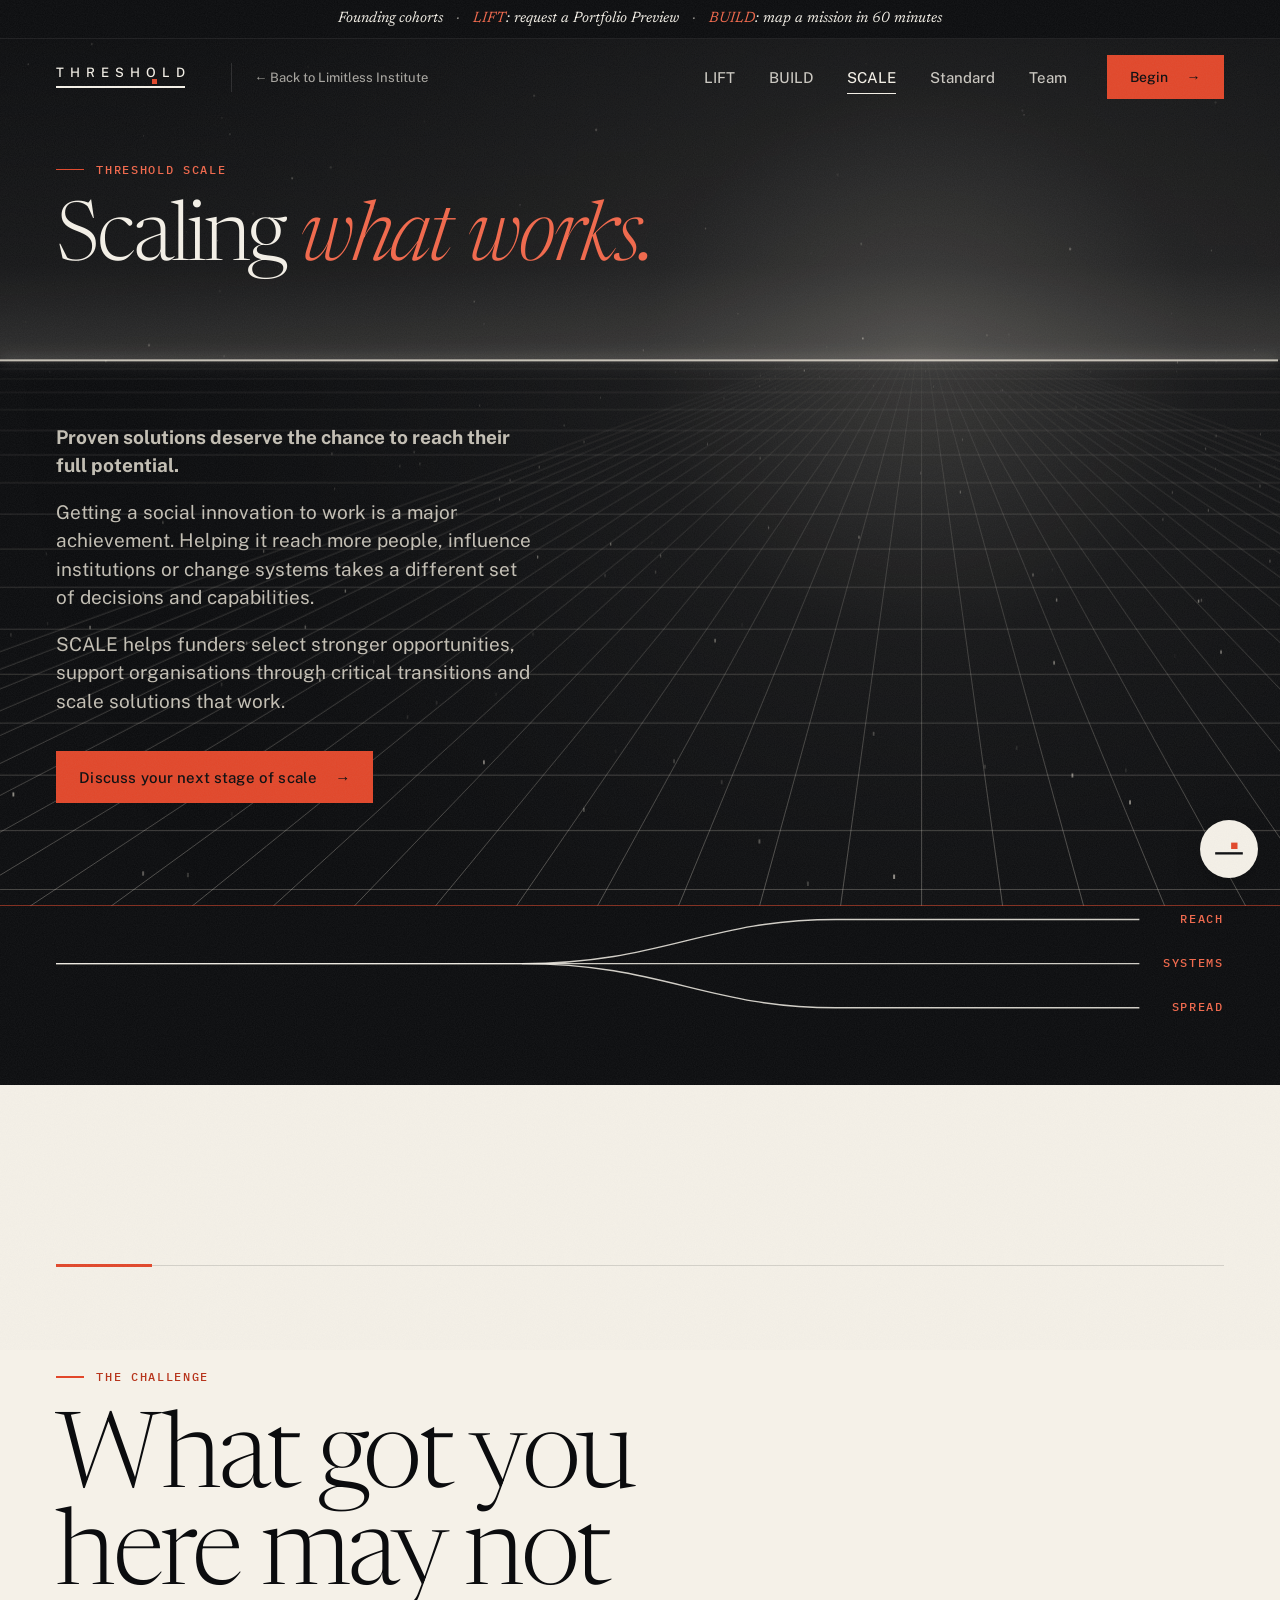
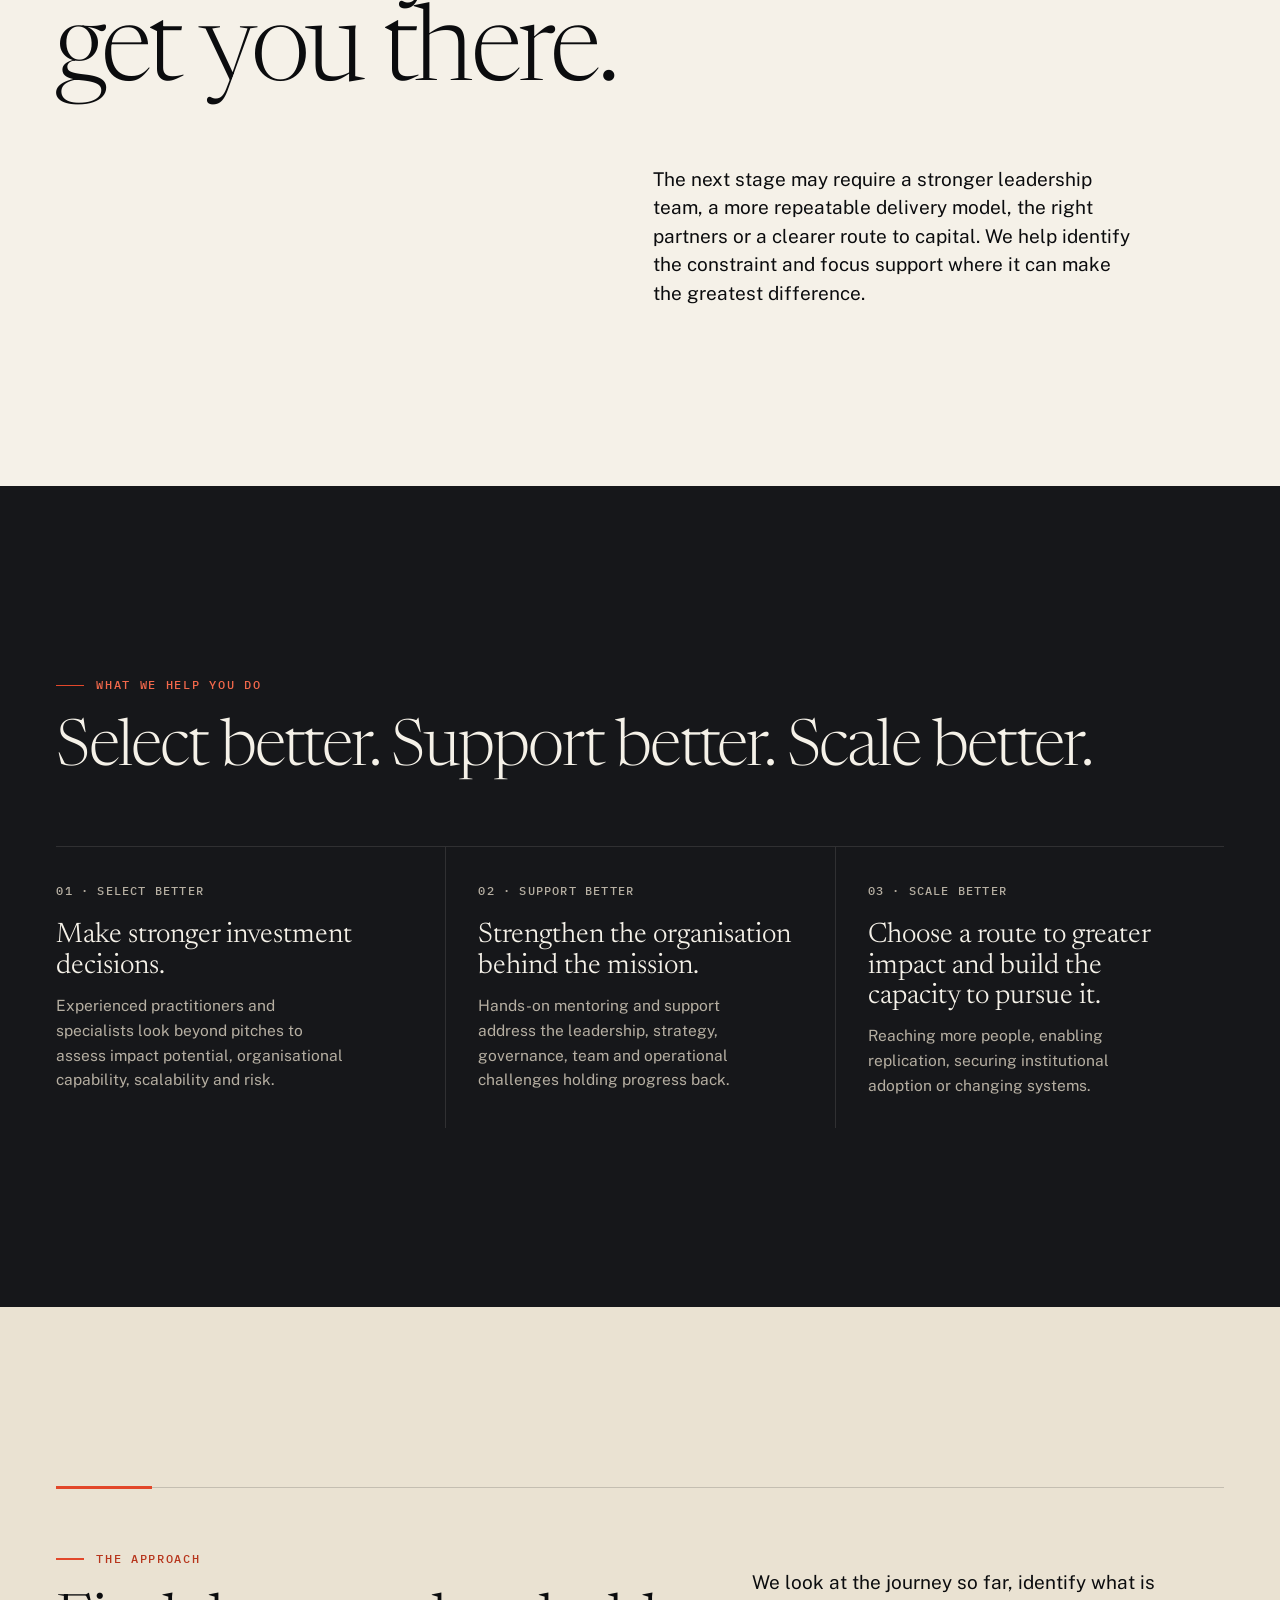
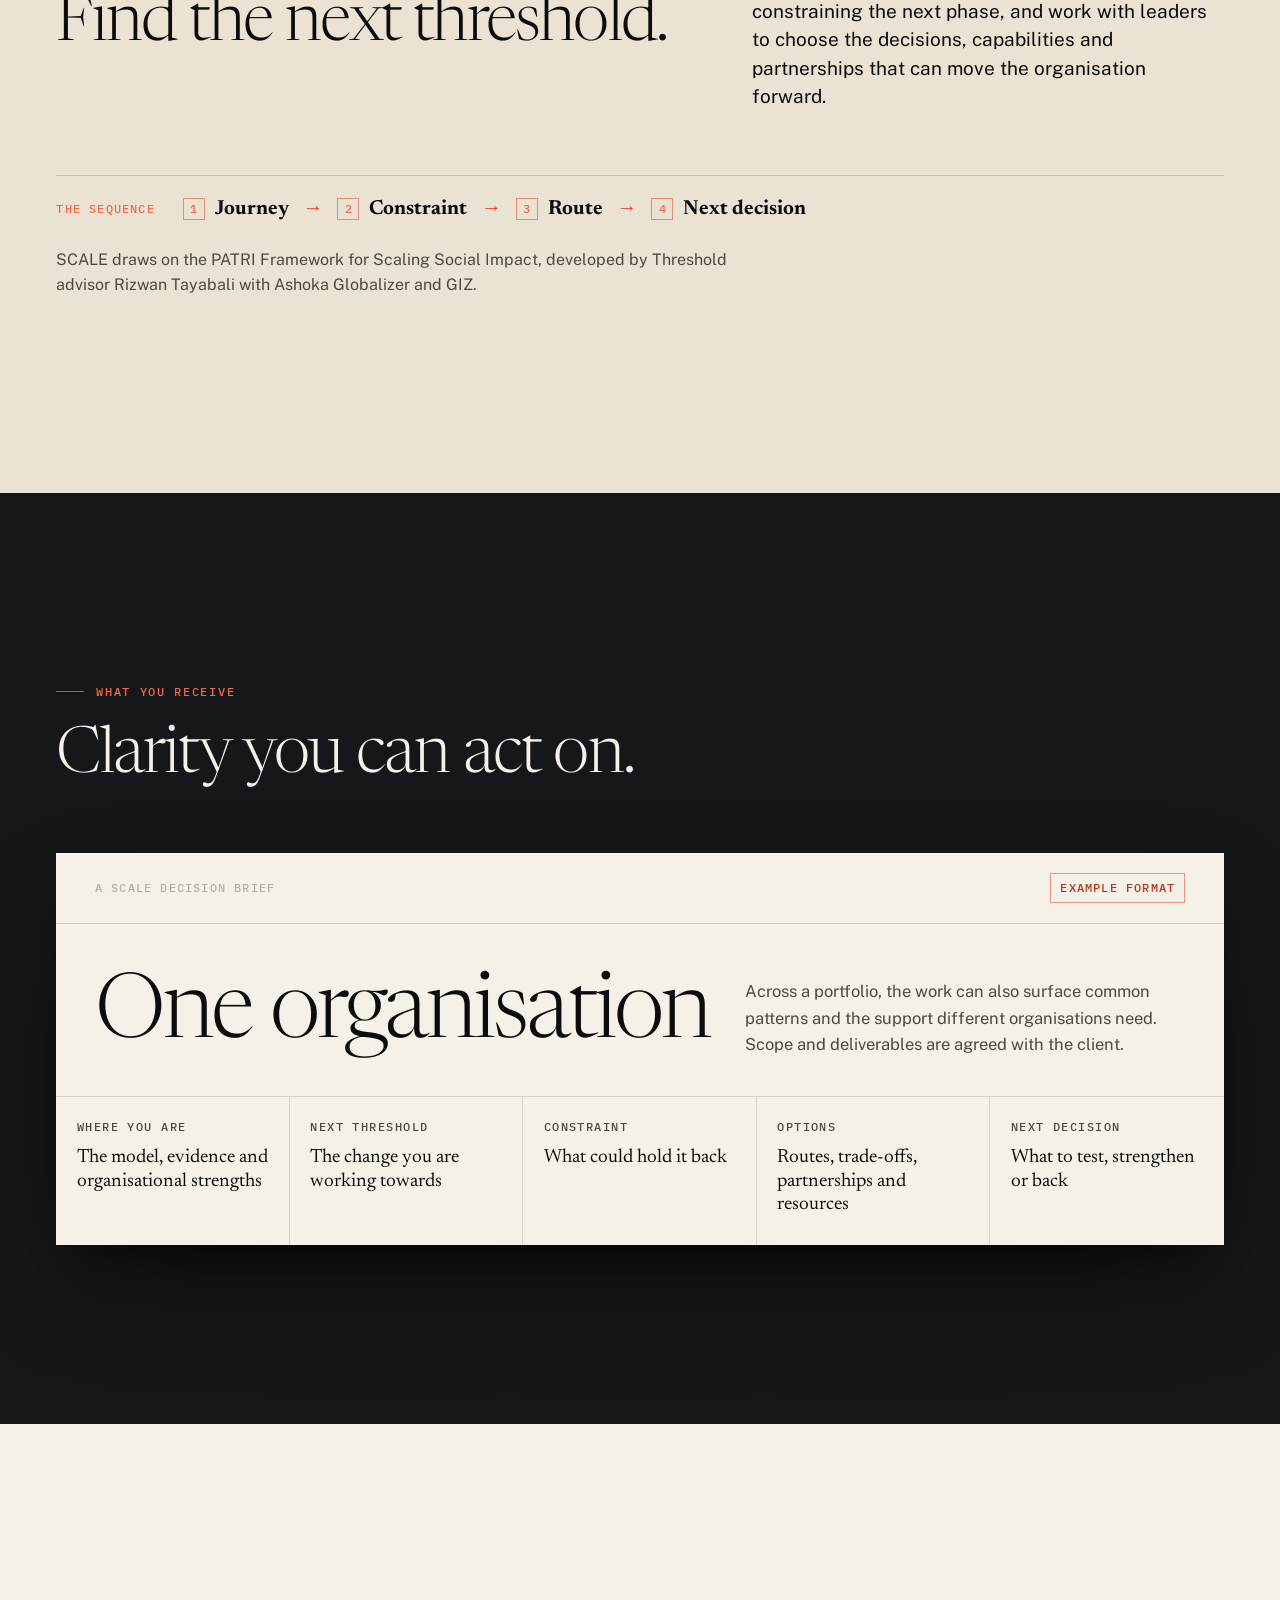
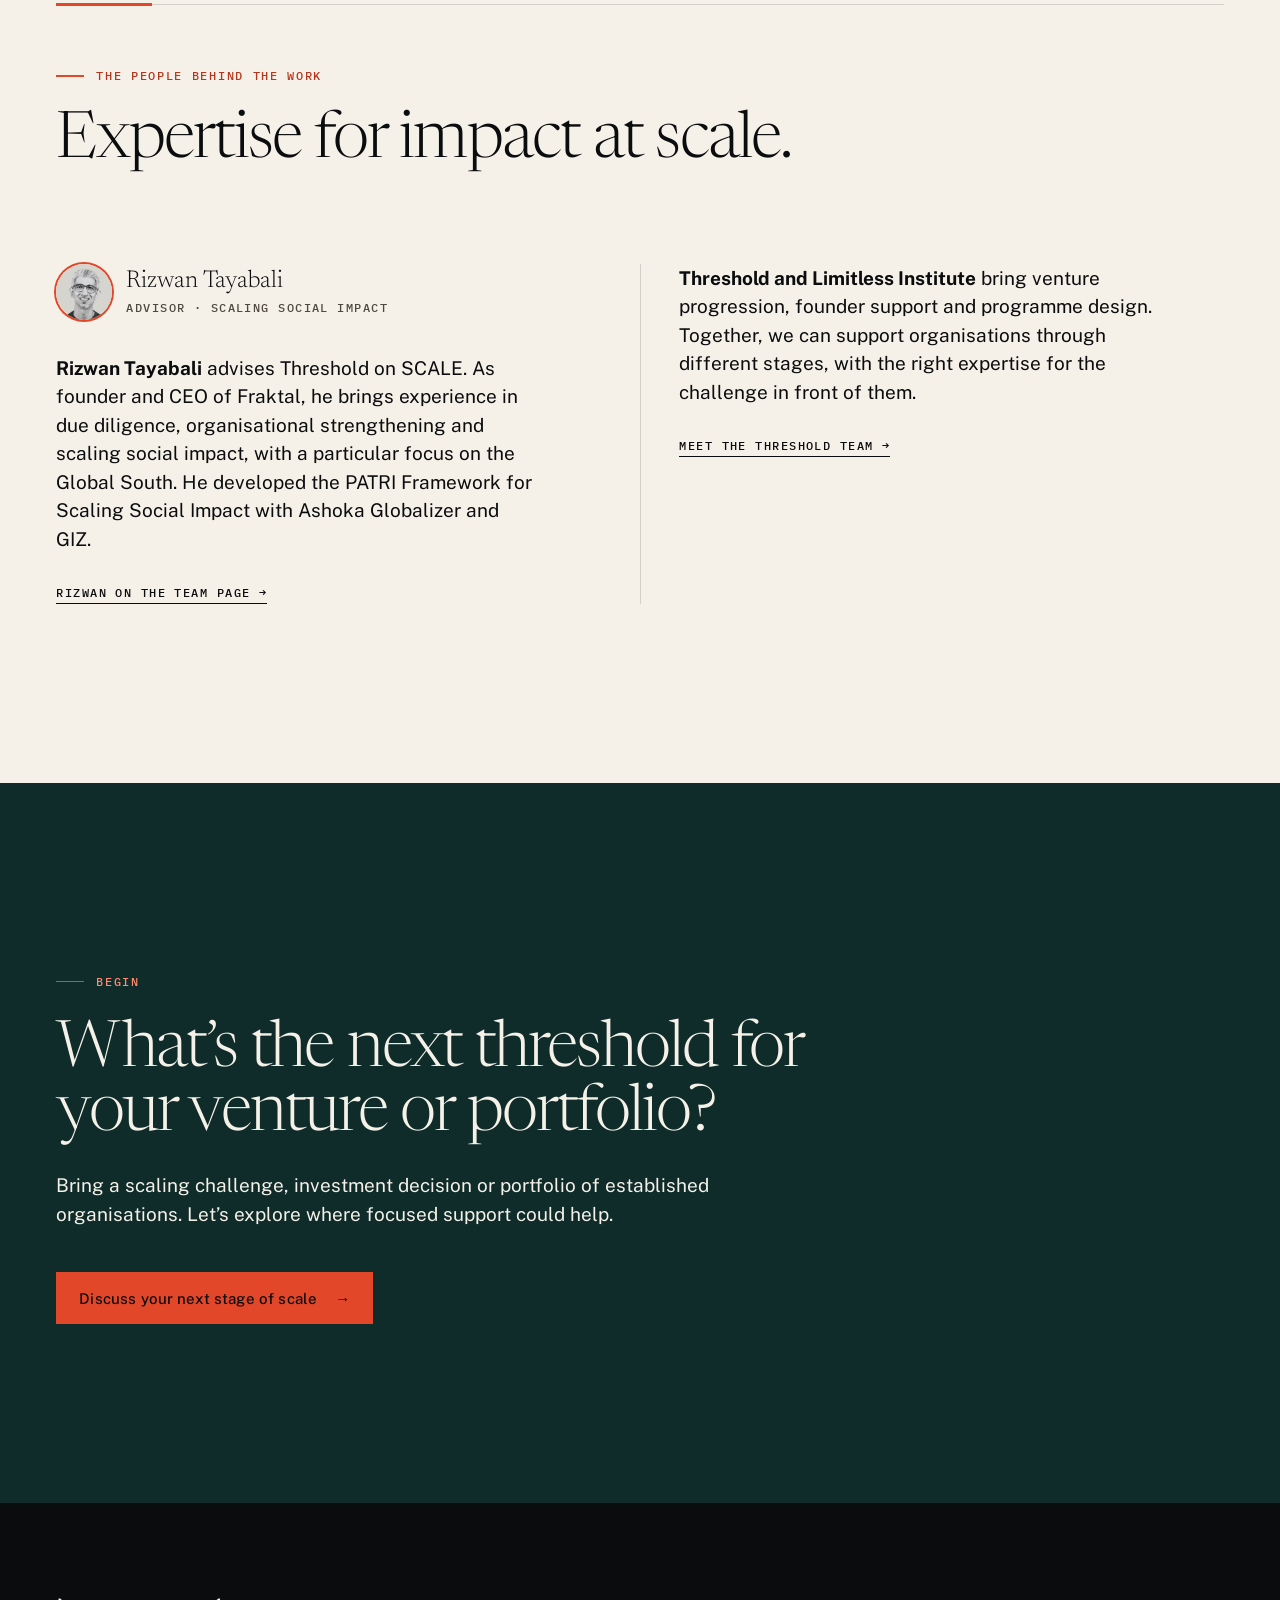
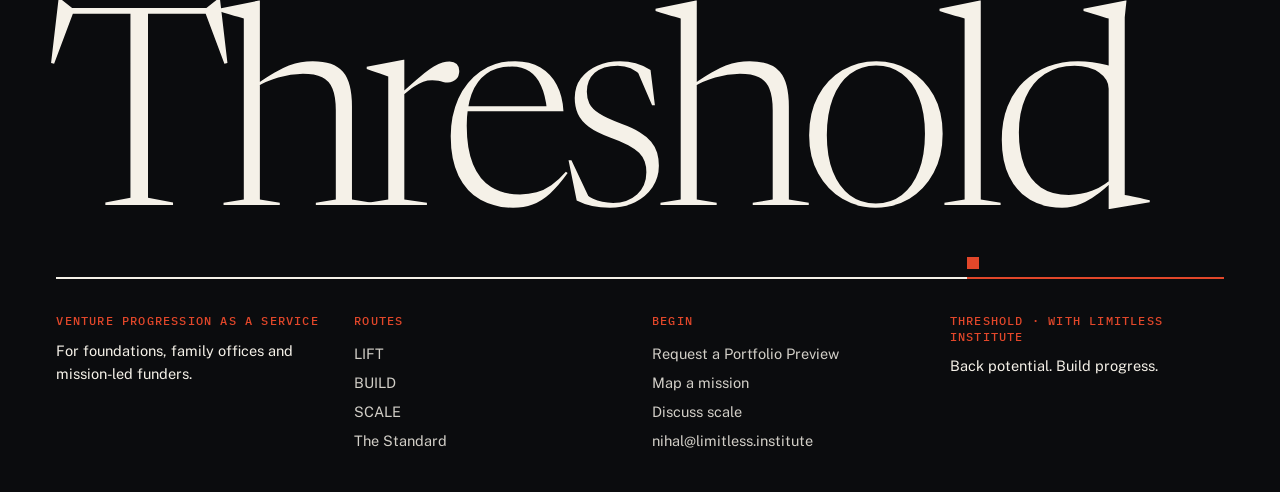
<file: scale.html>
<!doctype html>
<html lang="en">
<head>
<meta charset="utf-8">
<meta name="viewport" content="width=device-width,initial-scale=1,viewport-fit=cover">
<title>SCALE · Threshold | Limitless Institute</title>
<meta name="description" content="Threshold SCALE: helping funders and established social ventures select better, support better and scale what works.">
<meta property="og:title" content="SCALE · Threshold | Limitless Institute">
<meta property="og:description" content="Threshold SCALE: helping funders and established social ventures select better, support better and scale what works.">
<meta property="og:type" content="website">
<meta property="og:site_name" content="Limitless Institute">
<link rel="canonical" href="https://www.limitless.institute/threshold/scale.html">
<meta property="og:url" content="https://www.limitless.institute/threshold/scale.html">
<meta property="og:image" content="https://www.limitless.institute/threshold/og-threshold.png">
<meta property="og:image:width" content="1200">
<meta property="og:image:height" content="630">
<meta property="og:image:alt" content="Threshold: You’ve backed the potential. What will help it become progress?">
<meta name="twitter:card" content="summary_large_image">
<meta name="theme-color" content="#0B0C0E">
<link rel="icon" href="data:image/svg+xml,%3Csvg xmlns='http://www.w3.org/2000/svg' viewBox='0 0 32 32'%3E%3Crect width='32' height='32' fill='%230B0C0E'/%3E%3Crect x='4' y='19' width='24' height='2' fill='%23EDE6D9'/%3E%3Crect x='19' y='12' width='5' height='5' fill='%23E2472A'/%3E%3C/svg%3E">
<link rel="preconnect" href="https://fonts.googleapis.com"><link rel="preconnect" href="https://fonts.gstatic.com" crossorigin><link rel="stylesheet" href="https://fonts.googleapis.com/css2?family=Newsreader:ital,opsz,wght@0,6..72,200..800;1,6..72,200..800&family=Public+Sans:wght@100..900&family=IBM+Plex+Mono:wght@400;500&display=swap">
<link rel="stylesheet" href="site.css?v=20261116a">
</head>
<body>
<a class="skip" href="#main">Skip to content</a>
<header class="nav" id="nav">
  <div class="announce">Founding cohorts <span>·</span> <b>LIFT</b>: request a Portfolio Preview <span>·</span> <b>BUILD</b>: map a mission in 60 minutes</div>
  <div class="wrap nav-in">
    <a class="wm" href="index.html" aria-label="Threshold home">THRESHOLD<i></i></a>
    <a class="back-li" href="https://www.limitless.institute/" target="_top" aria-label="Back to Limitless Institute"><span aria-hidden="true">←</span> <span class="bl-a">Back to </span>Limitless<span class="bl-b"> Institute</span></a>
    <nav aria-label="Primary"><ul class="nav-links"><li><a href="lift.html">LIFT</a></li><li><a href="build.html">BUILD</a></li><li><a href="scale.html" aria-current="page">SCALE</a></li><li><a href="standard.html">Standard</a></li><li><a href="team.html">Team</a></li></ul></nav>
    <a class="btn" href="begin.html">Begin <span class="ar">→</span></a>
    <button class="menu-b" id="menuB" aria-expanded="false" aria-controls="sheet">MENU</button>
  </div>
</header>
<div class="sheet" id="sheet" hidden role="dialog" aria-modal="true" aria-label="Menu">
  <div class="sheet-top"><span class="wm">THRESHOLD<i></i></span><button class="menu-b" id="sheetX" style="display:inline-block">CLOSE</button></div>
  <ol><li><a href="lift.html"><span>LIFT</span><span>Existing ventures · Portfolio Preview</span></a></li><li><a href="build.html"><span>BUILD</span><span>Mission + capital · new portfolio</span></a></li><li><a href="scale.html"><span>SCALE</span><span>Proven model · next stage of scale</span></a></li><li><a href="standard.html"><span>Standard</span><span>Gates · evidence · decisions</span></a></li><li><a href="team.html"><span>Team</span><span>Programme · venture · AI</span></a></li><li><a href="begin.html"><span>Begin</span><span>Preview or mission call</span></a></li></ol>
  <a class="back-li back-sheet" href="https://www.limitless.institute/" target="_top">← Back to Limitless Institute</a>
  <div class="foot"><a class="btn btn-gold" href="begin.html#lift">Request a Portfolio Preview <span class="ar">→</span></a><a class="btn btn-gold" href="begin.html#build">Map a mission <span class="ar">→</span></a></div>
</div>
<main id="main">
<section class="phero t-ink" data-nav="dark" aria-labelledby="h1">
  <canvas aria-hidden="true"></canvas>
  <div class="wrap">
    <span class="kicker">Threshold SCALE</span>
    <h1 class="display" id="h1" style="max-width:14ch">Scaling <em class="it">what works.</em></h1>
    <p class="lead"><b>Proven solutions deserve the chance to reach their full potential.</b></p>
    <p class="lead mute" style="margin-top:18px">Getting a social innovation to work is a major achievement. Helping it reach more people, influence institutions or change systems takes a different set of decisions and capabilities.</p>
    <p class="lead mute" style="margin-top:18px">SCALE helps funders select stronger opportunities, support organisations through critical transitions and scale solutions that work.</p>
    <div class="row" style="margin-top:36px"><a class="btn btn-gold" href="begin.html#scale">Discuss your next stage of scale <span class="ar">→</span></a></div>
  </div>
</section>

<div class="branch t-ink" data-nav="dark">
  <div class="wrap">
    <div class="branch-v" role="img" aria-label="The Threshold line branches into three paths: reach, systems and spread">
      <svg viewBox="0 0 1000 120" preserveAspectRatio="none" aria-hidden="true" focusable="false">
        <path d="M0 60 H430 C560 60 600 14 720 14 H1000" />
        <path d="M0 60 H1000" />
        <path d="M430 60 C560 60 600 106 720 106 H1000" />
      </svg>
      <span class="bl bl-1" aria-hidden="true">Reach</span><span class="bl bl-2" aria-hidden="true">Systems</span><span class="bl bl-3" aria-hidden="true">Spread</span>
    </div>
  </div>
</div>

<section class="sec t-bone" data-nav="light" aria-labelledby="t-chal">
  <div class="wrap g12" style="row-gap:40px">
    <div class="c-1-8"><span class="kicker rv">The challenge</span><h2 class="display rv d1" id="t-chal" style="margin-top:28px">What got you here may not get you there.</h2></div>
    <p class="lead c-7-12 rv d2" style="margin-top:20px">The next stage may require a stronger leadership team, a more repeatable delivery model, the right partners or a clearer route to capital. We help identify the constraint and focus support where it can make the greatest difference.</p>
  </div>
</section>

<section class="sec t-char" data-nav="dark" aria-labelledby="t-help">
  <div class="wrap">
    <span class="kicker rv">What we help you do</span>
    <h2 class="statement rv d1" id="t-help" style="margin-top:24px">Select better. Support better. Scale better.</h2>
    <div class="roles">
      <div class="role rv"><span class="tag">01 · Select better</span><b>Make stronger investment decisions.</b><p>Experienced practitioners and specialists look beyond pitches to assess impact potential, organisational capability, scalability and risk.</p></div>
      <div class="role rv d1"><span class="tag">02 · Support better</span><b>Strengthen the organisation behind the mission.</b><p><span class="nw">Hands-on</span> mentoring and support address the leadership, strategy, governance, team and operational challenges holding progress back.</p></div>
      <div class="role rv d2"><span class="tag">03 · Scale better</span><b>Choose a route to greater impact and build the capacity to pursue it.</b><p>Reaching more people, enabling replication, securing institutional adoption or changing systems.</p></div>
    </div>
  </div>
</section>

<section class="sec t-sand" data-nav="light" aria-labelledby="t-appr">
  <div class="wrap">
    <div class="g12" style="row-gap:28px">
      <div class="c-1-7"><span class="kicker rv">The approach</span><h2 class="statement rv d1" id="t-appr" style="margin-top:24px">Find the next threshold.</h2></div>
      <p class="lead c-8-12 rv d2" style="margin-top:28px">We look at the journey so far, identify what is constraining the next phase, and work with leaders to choose the decisions, capabilities and partnerships that can move the organisation forward.</p>
    </div>
    <div class="gstrip-in" aria-label="Journey, constraint, route, next decision"><span class="tag">The sequence</span><ol><li><b>Journey</b></li><li><b>Constraint</b></li><li><b>Route</b></li><li><b>Next decision</b></li></ol></div>
    <p class="small mute" style="margin-top:28px;max-width:72ch">SCALE draws on the PATRI Framework for Scaling Social Impact, developed by Threshold advisor Rizwan Tayabali with Ashoka Globalizer and GIZ.</p>
  </div>
</section>

<section class="desk t-char" data-nav="dark" aria-labelledby="t-recv">
  <div class="wrap">
    <div class="g12" style="margin-bottom:clamp(40px,5vw,72px)">
      <div class="c-1-7"><span class="kicker rv">What you receive</span><h2 class="statement rv d1" id="t-recv" style="margin-top:24px">Clarity you can act on.</h2></div>
    </div>
    <article class="doc rv" aria-label="A SCALE decision brief. Example format">
      <div class="doc-h"><span class="tag">A SCALE decision brief</span><span class="tag ill">Example format</span></div>
      <div class="doc-t">
        <h3 class="display">One organisation</h3>
        <p>Across a portfolio, the work can also surface common patterns and the support different organisations need. Scope and deliverables are agreed with the client.</p>
      </div>
      <dl>
        <div><dt>Where you are</dt><dd>The model, evidence and organisational strengths</dd></div>
        <div><dt>Next threshold</dt><dd>The change you are working towards</dd></div>
        <div><dt>Constraint</dt><dd>What could hold it back</dd></div>
        <div><dt>Options</dt><dd>Routes, <span class="nw">trade-offs,</span> partnerships and resources</dd></div>
        <div><dt>Next decision</dt><dd>What to test, strengthen or back</dd></div>
      </dl>
    </article>
  </div>
</section>

<section class="sec t-bone" data-nav="light" aria-labelledby="t-ppl">
  <div class="wrap">
    <span class="kicker rv">The people behind the work</span>
    <h2 class="statement rv d1" id="t-ppl" style="margin-top:24px">Expertise for impact at scale.</h2>
    <div class="rt">
      <div class="rcol rv">
        <ul class="mems" style="margin:0"><li class="mem"><img src="team-rizwan-tayabali.jpg" alt="Portrait of Rizwan Tayabali" width="64" height="64" decoding="async"><span class="mem-t">Rizwan Tayabali<small class="mem-r">Advisor · scaling social impact</small></span></li></ul>
        <p class="lead" style="margin:0"><b>Rizwan Tayabali</b> advises Threshold on SCALE. As founder and CEO of Fraktal, he brings experience in due diligence, organisational strengthening and scaling social impact, with a particular focus on the Global South. He developed the PATRI Framework for Scaling Social Impact with Ashoka Globalizer and GIZ.</p>
        <a class="lnk" href="team.html" style="justify-self:start">Rizwan on the Team page →</a>
      </div>
      <div class="rcol rv d1">
        <p class="lead" style="margin:0"><b>Threshold and Limitless Institute</b> bring venture progression, founder support and programme design. Together, we can support organisations through different stages, with the right expertise for the challenge in front of them.</p>
        <a class="lnk" href="team.html" style="justify-self:start">Meet the Threshold team →</a>
      </div>
    </div>
  </div>
</section>

<section class="sec close t-wine" data-nav="dark" aria-labelledby="t-end">
  <div class="wrap">
    <span class="kicker rv">Begin</span>
    <h2 class="statement rv d1" id="t-end" style="margin-top:28px;max-width:24ch">What’s the next threshold for your venture or portfolio?</h2>
    <p class="lead rv d2" style="margin-top:24px;max-width:56ch">Bring a scaling challenge, investment decision or portfolio of established organisations. Let’s explore where focused support could help.</p>
    <div class="row" style="margin-top:44px"><a class="btn btn-gold" href="begin.html#scale">Discuss your next stage of scale <span class="ar">→</span></a></div>
  </div>
</section>

</main>
<footer class="foot t-ink" data-nav="dark">
  <div class="wrap">
    <span class="foot-mark" aria-hidden="true">Threshold</span>
    <div class="foot-line" aria-hidden="true"><i></i></div>
    <div class="foot-g">
      <div><span class="tag">Venture Progression as a Service</span>For foundations, family offices and <span class="nw">mission-led</span> funders.</div>
      <div><span class="tag">Routes</span><a href="lift.html">LIFT</a><a href="build.html">BUILD</a><a href="scale.html">SCALE</a><a href="standard.html">The Standard</a></div>
      <div><span class="tag">Begin</span><a href="begin.html#lift">Request a Portfolio Preview</a><a href="begin.html#build">Map a mission</a><a href="begin.html#scale">Discuss scale</a><a href="mailto:nihal@limitless.institute">nihal@limitless.institute</a></div>
      <div><span class="tag">Threshold · with Limitless Institute</span>Back potential. Build progress.</div>
    </div>
  </div>
</footer>
<a class="fab" href="begin.html" aria-label="Begin: request a Portfolio Preview or map a mission"><span class="tip">Begin · start a conversation</span><svg viewBox="0 0 32 32" aria-hidden="true"><rect x="3" y="19" width="26" height="2.2" fill="#0B0C0E"/><rect x="18" y="10" width="6" height="6" fill="#E2472A"/></svg></a>
<script src="site.js?v=20261116a" defer></script>
</body>
</html>
</file>
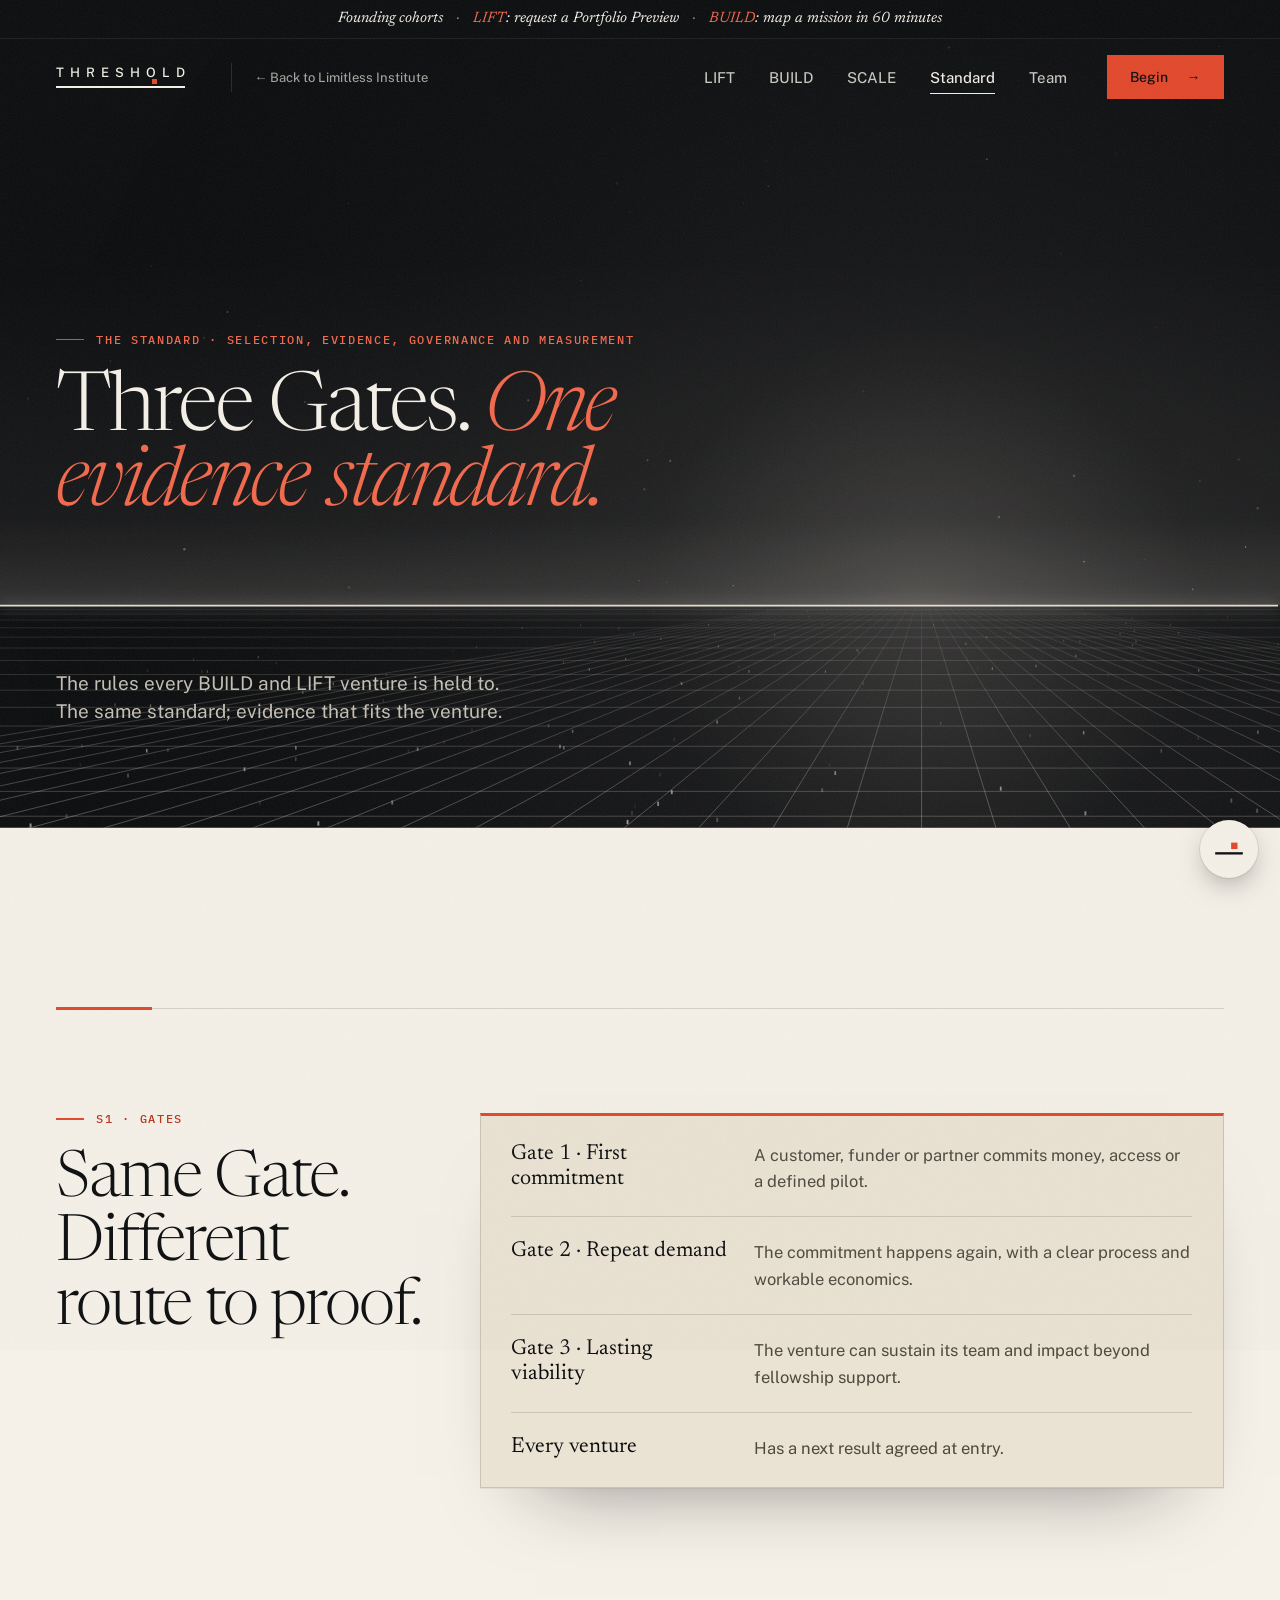
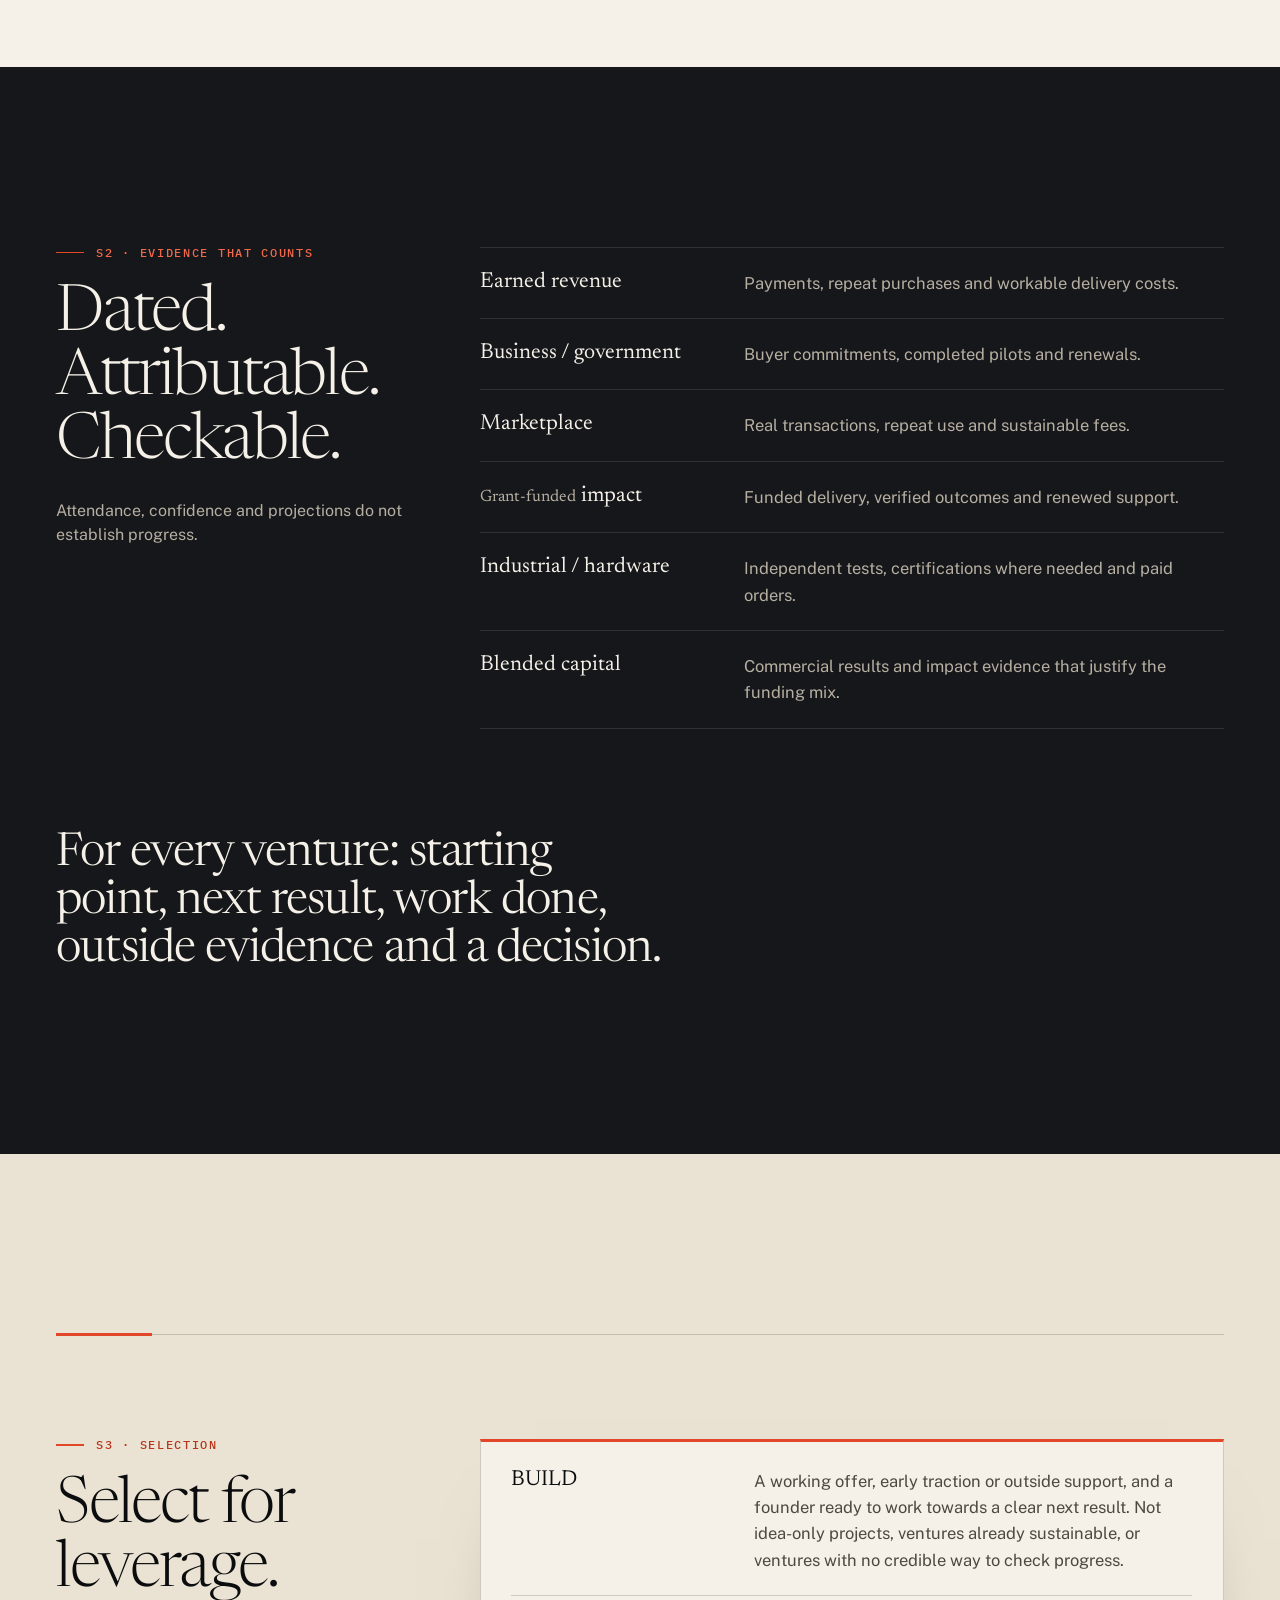
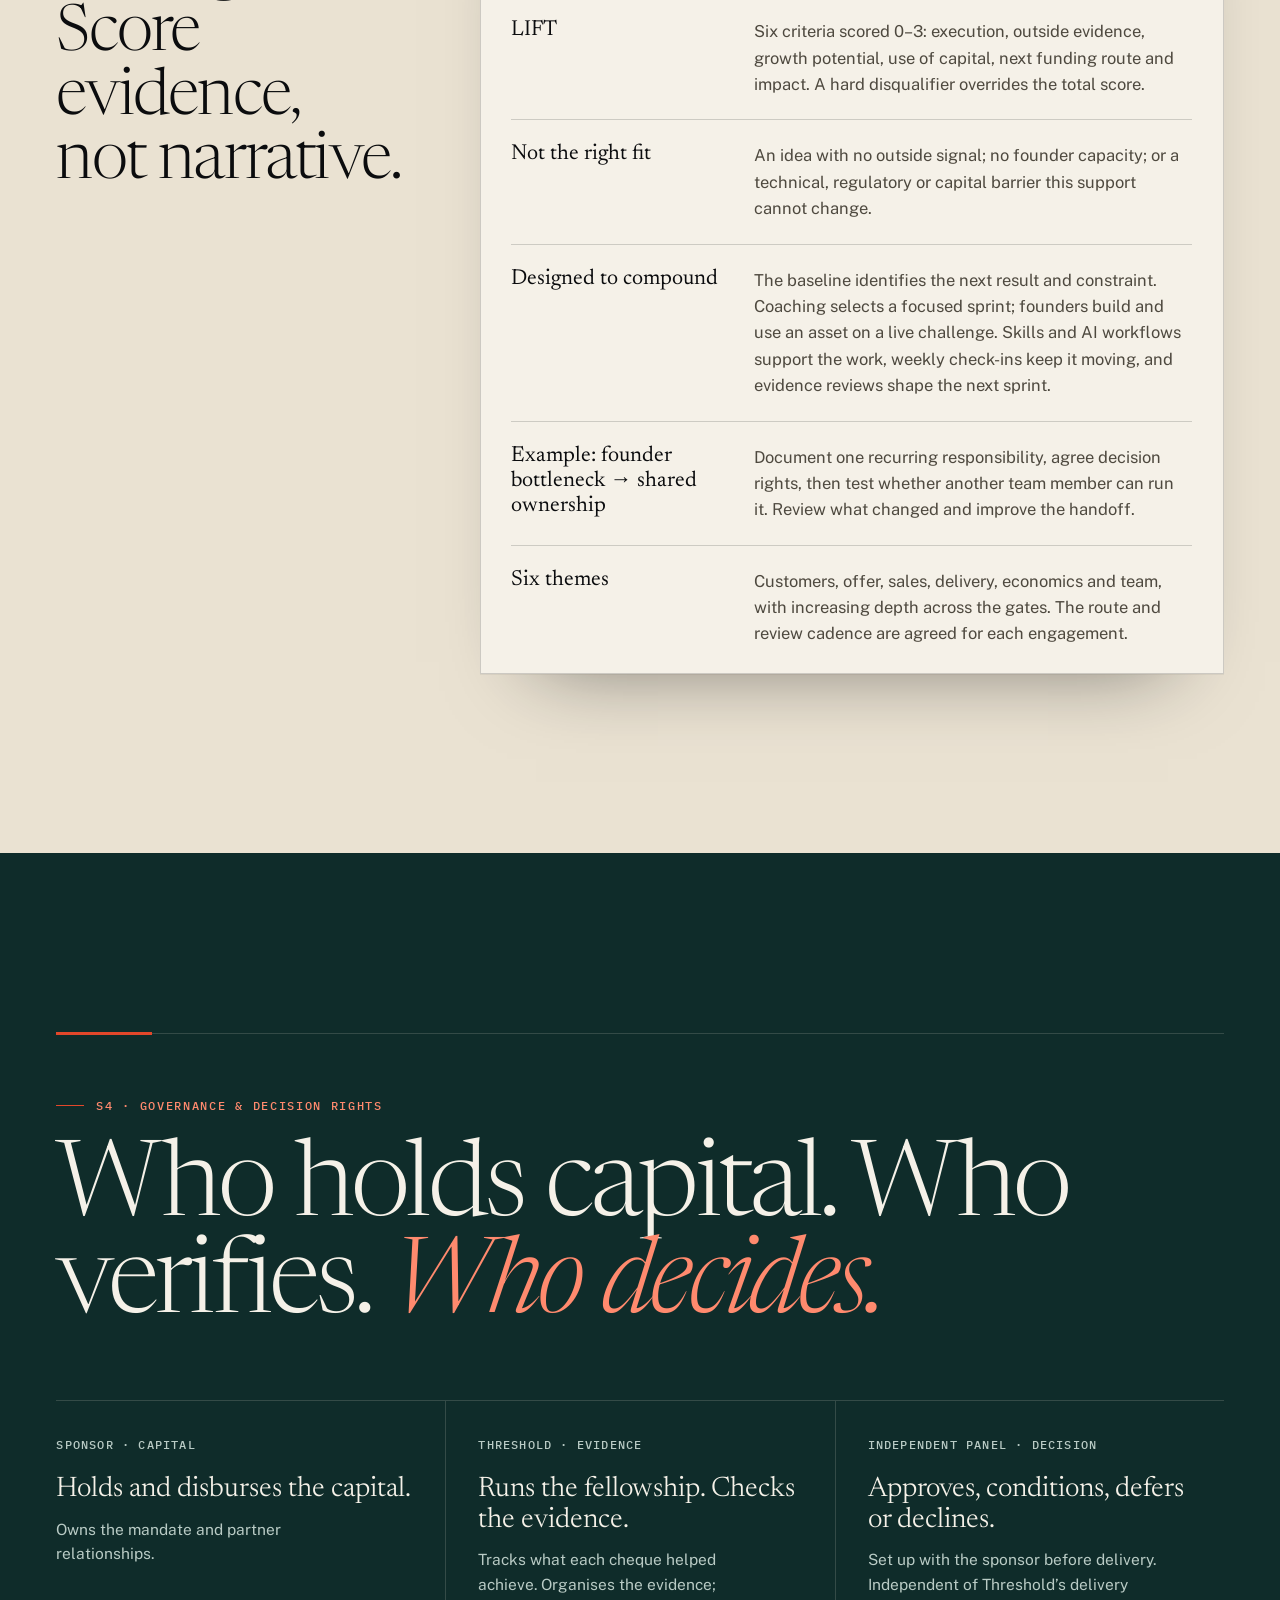
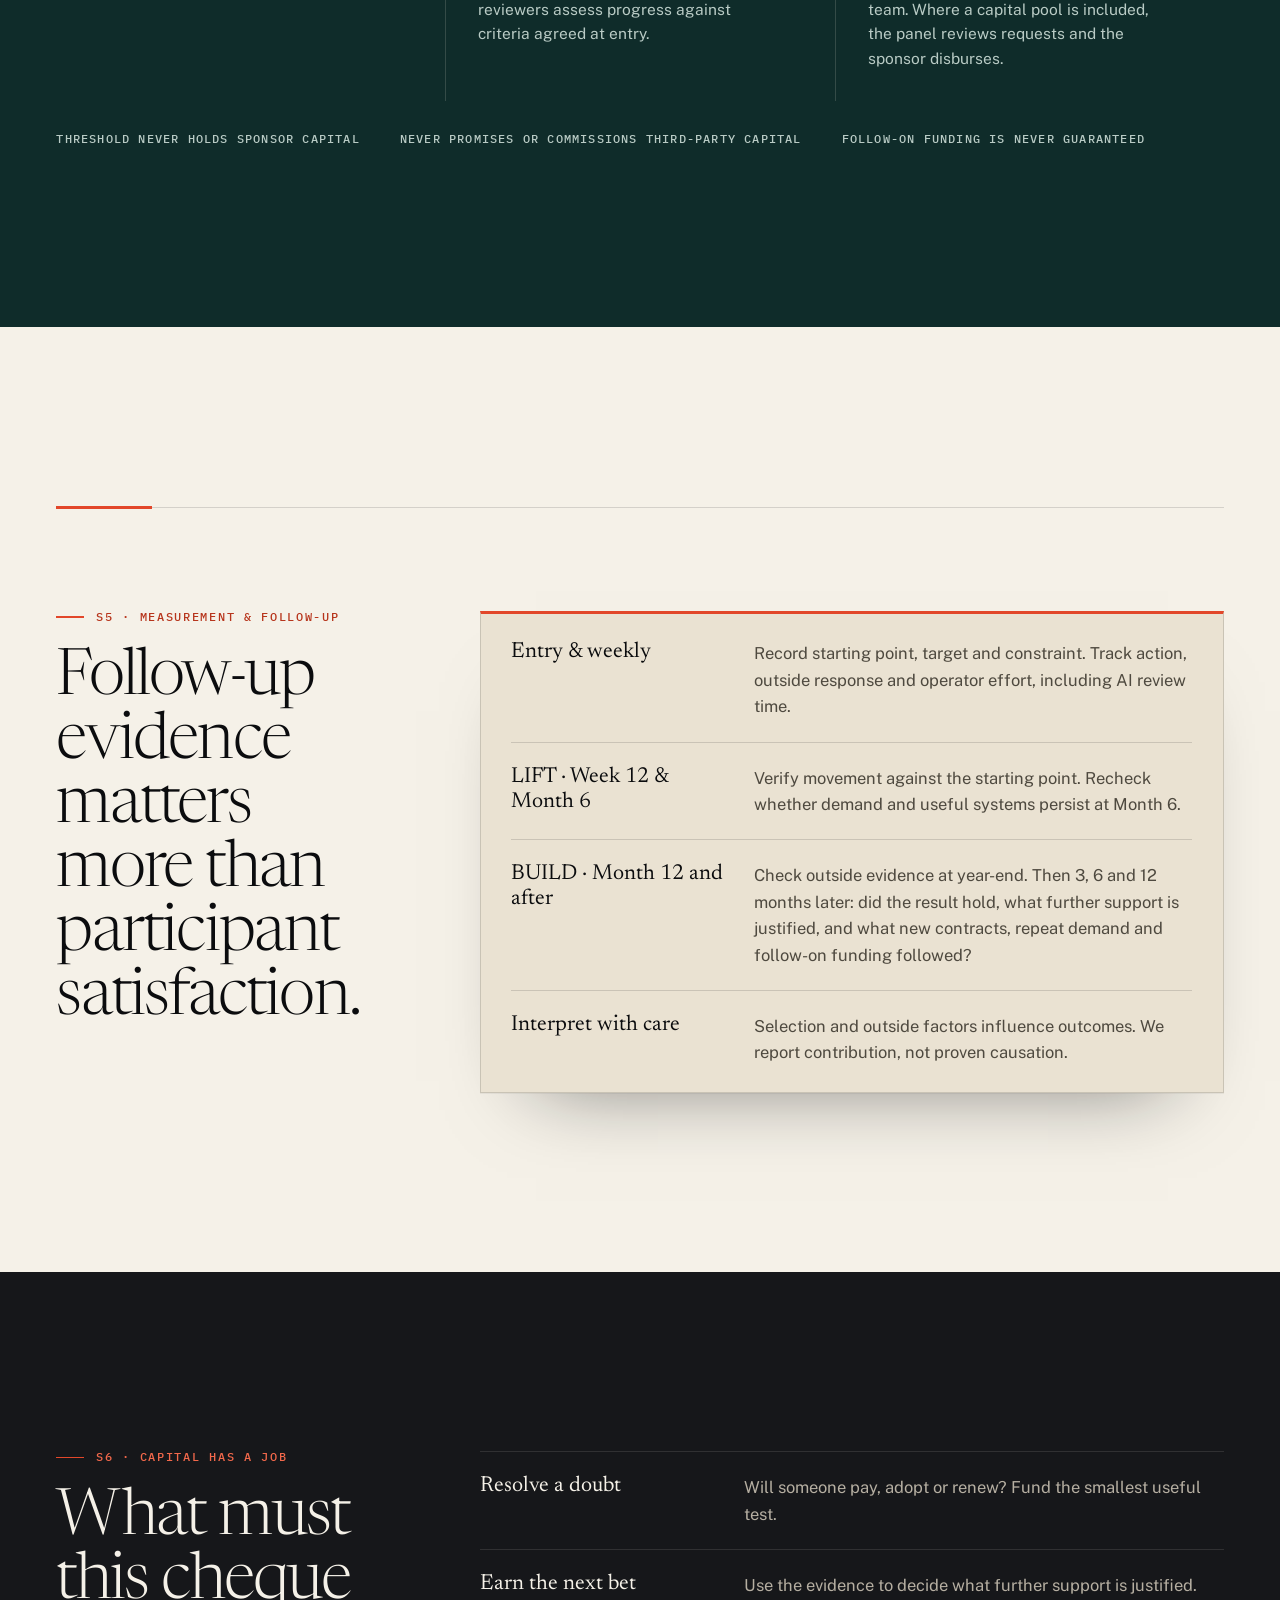
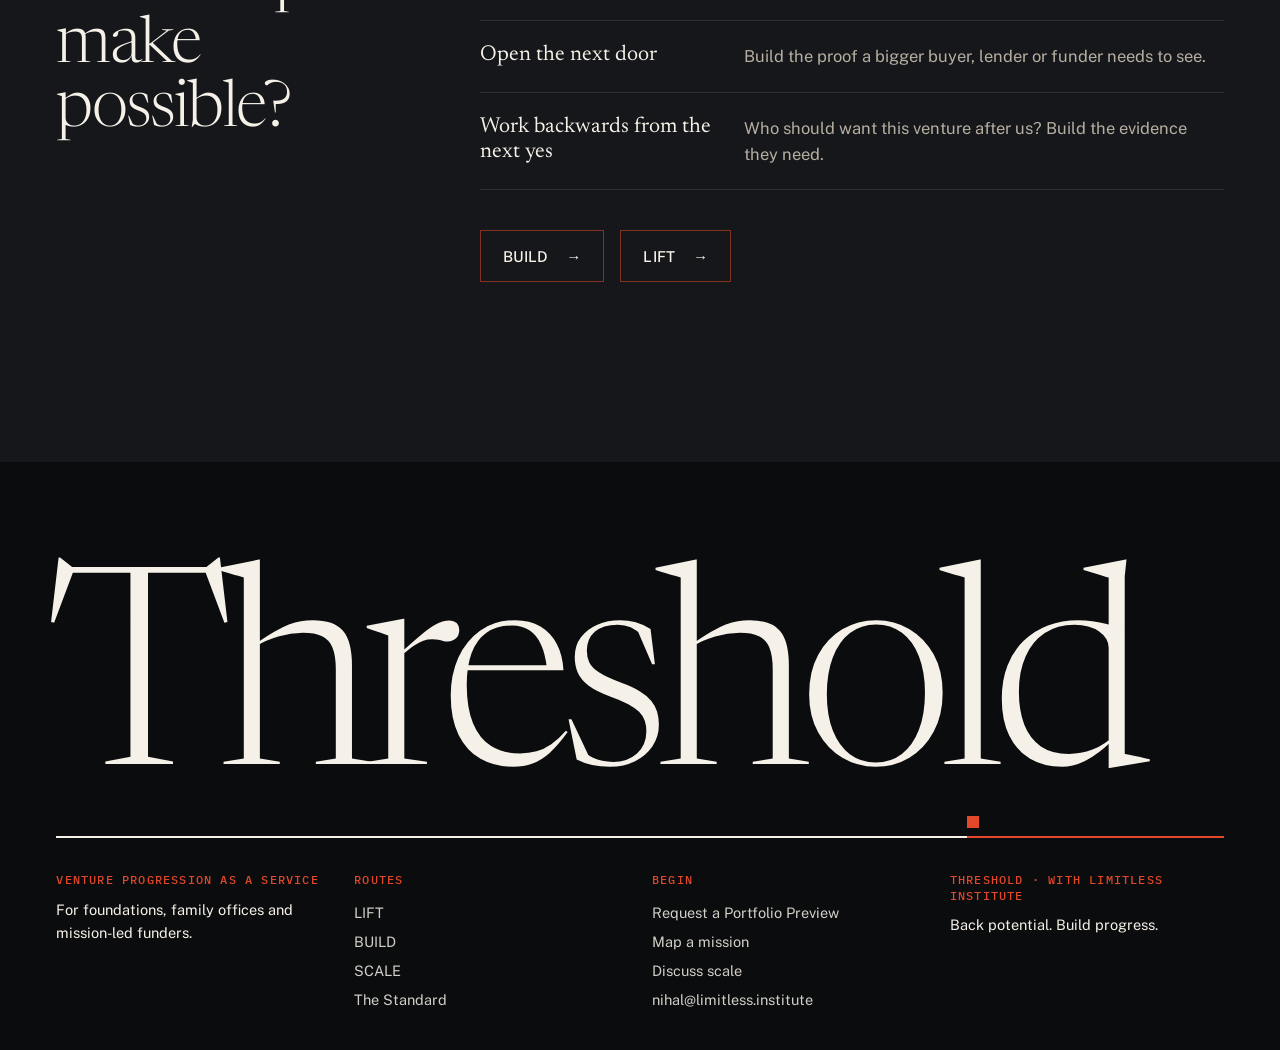
<file: standard.html>
<!doctype html>
<html lang="en">
<head>
<meta charset="utf-8">
<meta name="viewport" content="width=device-width,initial-scale=1,viewport-fit=cover">
<title>The Standard · Threshold | Limitless Institute</title>
<meta name="description" content="Three Gates, one evidence standard: dated, attributable, checkable outside response, with independent decisions on capital.">
<meta property="og:title" content="The Standard · Threshold | Limitless Institute">
<meta property="og:description" content="Three Gates, one evidence standard: dated, attributable, checkable outside response, with independent decisions on capital.">
<meta property="og:type" content="website">
<meta property="og:site_name" content="Limitless Institute">
<link rel="canonical" href="https://www.limitless.institute/threshold/standard.html">
<meta property="og:url" content="https://www.limitless.institute/threshold/standard.html">
<meta property="og:image" content="https://www.limitless.institute/threshold/og-threshold.png">
<meta property="og:image:width" content="1200">
<meta property="og:image:height" content="630">
<meta property="og:image:alt" content="Threshold: You’ve backed the potential. What will help it become progress?">
<meta name="twitter:card" content="summary_large_image">
<meta name="theme-color" content="#0B0C0E">
<link rel="icon" href="data:image/svg+xml,%3Csvg xmlns='http://www.w3.org/2000/svg' viewBox='0 0 32 32'%3E%3Crect width='32' height='32' fill='%230B0C0E'/%3E%3Crect x='4' y='19' width='24' height='2' fill='%23EDE6D9'/%3E%3Crect x='19' y='12' width='5' height='5' fill='%23E2472A'/%3E%3C/svg%3E">
<link rel="preconnect" href="https://fonts.googleapis.com"><link rel="preconnect" href="https://fonts.gstatic.com" crossorigin><link rel="stylesheet" href="https://fonts.googleapis.com/css2?family=Newsreader:ital,opsz,wght@0,6..72,200..800;1,6..72,200..800&family=Public+Sans:wght@100..900&family=IBM+Plex+Mono:wght@400;500&display=swap">
<link rel="stylesheet" href="site.css?v=20261116a">
</head>
<body>
<a class="skip" href="#main">Skip to content</a>
<header class="nav" id="nav">
  <div class="announce">Founding cohorts <span>·</span> <b>LIFT</b>: request a Portfolio Preview <span>·</span> <b>BUILD</b>: map a mission in 60 minutes</div>
  <div class="wrap nav-in">
    <a class="wm" href="index.html" aria-label="Threshold home">THRESHOLD<i></i></a>
    <a class="back-li" href="https://www.limitless.institute/" target="_top" aria-label="Back to Limitless Institute"><span aria-hidden="true">←</span> <span class="bl-a">Back to </span>Limitless<span class="bl-b"> Institute</span></a>
    <nav aria-label="Primary"><ul class="nav-links"><li><a href="lift.html">LIFT</a></li><li><a href="build.html">BUILD</a></li><li><a href="scale.html">SCALE</a></li><li><a href="standard.html" aria-current="page">Standard</a></li><li><a href="team.html">Team</a></li></ul></nav>
    <a class="btn" href="begin.html">Begin <span class="ar">→</span></a>
    <button class="menu-b" id="menuB" aria-expanded="false" aria-controls="sheet">MENU</button>
  </div>
</header>
<div class="sheet" id="sheet" hidden role="dialog" aria-modal="true" aria-label="Menu">
  <div class="sheet-top"><span class="wm">THRESHOLD<i></i></span><button class="menu-b" id="sheetX" style="display:inline-block">CLOSE</button></div>
  <ol><li><a href="lift.html"><span>LIFT</span><span>Existing ventures · Portfolio Preview</span></a></li><li><a href="build.html"><span>BUILD</span><span>Mission + capital · new portfolio</span></a></li><li><a href="scale.html"><span>SCALE</span><span>Proven model · next stage of scale</span></a></li><li><a href="standard.html"><span>Standard</span><span>Gates · evidence · decisions</span></a></li><li><a href="team.html"><span>Team</span><span>Programme · venture · AI</span></a></li><li><a href="begin.html"><span>Begin</span><span>Preview or mission call</span></a></li></ol>
  <a class="back-li back-sheet" href="https://www.limitless.institute/" target="_top">← Back to Limitless Institute</a>
  <div class="foot"><a class="btn btn-gold" href="begin.html#lift">Request a Portfolio Preview <span class="ar">→</span></a><a class="btn btn-gold" href="begin.html#build">Map a mission <span class="ar">→</span></a></div>
</div>
<main id="main">
<section class="phero t-ink" data-nav="dark" aria-labelledby="h1">
  <canvas aria-hidden="true"></canvas>
  <div class="wrap">
    <span class="kicker">The Standard · Selection, evidence, governance and measurement</span>
    <h1 class="display" id="h1" style="max-width:14ch">Three Gates. <em class="it">One evidence standard.</em></h1>
    <p class="lead">The rules every BUILD and LIFT venture is held to. The same standard; evidence that fits the venture.</p>
  </div>
</section>

<section class="sec t-bone" data-nav="light" aria-labelledby="s1">
  <div class="wrap split">
    <div class="side stack"><span class="kicker">S1 · Gates</span><h2 class="statement" id="s1">Same Gate. Different route to proof.</h2></div>
    <ul class="list">
      <li><b>Gate 1 · First commitment</b><span>A customer, funder or partner commits money, access or a defined pilot.</span></li>
      <li><b>Gate 2 · Repeat demand</b><span>The commitment happens again, with a clear process and workable economics.</span></li>
      <li><b>Gate 3 · Lasting viability</b><span>The venture can sustain its team and impact beyond fellowship support.</span></li>
      <li><b>Every venture</b><span>Has a next result agreed at entry.</span></li>
    </ul>
  </div>
</section>

<section class="sec t-char" data-nav="dark" aria-labelledby="s2">
  <div class="wrap">
    <div class="split">
      <div class="side stack"><span class="kicker">S2 · Evidence that counts</span><h2 class="statement" id="s2">Dated. Attributable. Checkable.</h2><p class="small mute" style="margin:0">Attendance, confidence and projections do not establish progress.</p></div>
      <ul class="list">
        <li><b>Earned revenue</b><span>Payments, repeat purchases and workable delivery costs.</span></li>
        <li><b>Business / government</b><span>Buyer commitments, completed pilots and renewals.</span></li>
        <li><b>Marketplace</b><span>Real transactions, repeat use and sustainable fees.</span></li>
        <li><b><span class="nw">Grant-funded</span> impact</b><span>Funded delivery, verified outcomes and renewed support.</span></li>
        <li><b>Industrial / hardware</b><span>Independent tests, certifications where needed and paid orders.</span></li>
        <li><b>Blended capital</b><span>Commercial results and impact evidence that justify the funding mix.</span></li>
      </ul>
    </div>
    <p class="h2" style="margin-top:clamp(64px,8vw,120px);max-width:30ch">For every venture: starting point, next result, work done, outside evidence and a decision.</p>
  </div>
</section>

<section class="sec t-sand" data-nav="light" aria-labelledby="s3">
  <div class="wrap split">
    <div class="side stack"><span class="kicker">S3 · Selection</span><h2 class="statement" id="s3">Select for leverage. Score evidence, not narrative.</h2></div>
    <ul class="list">
      <li><b>BUILD</b><span>A working offer, early traction or outside support, and a founder ready to work towards a clear next result. Not <span class="nw">idea-only</span> projects, ventures already sustainable, or ventures with no credible way to check progress.</span></li>
      <li><b>LIFT</b><span>Six criteria scored <span class="nw">0–3:</span> execution, outside evidence, growth potential, use of capital, next funding route and impact. A hard disqualifier overrides the total score.</span></li>
      <li><b>Not the right fit</b><span>An idea with no outside signal; no founder capacity; or a technical, regulatory or capital barrier this support cannot change.</span></li>
      <li><b>Designed to compound</b><span>The baseline identifies the next result and constraint. Coaching selects a focused sprint; founders build and use an asset on a live challenge. Skills and AI workflows support the work, weekly <span class="nw">check-ins</span> keep it moving, and evidence reviews shape the next sprint.</span></li>
      <li><b>Example: founder bottleneck → shared ownership</b><span>Document one recurring responsibility, agree decision rights, then test whether another team member can run it. Review what changed and improve the handoff.</span></li>
      <li><b>Six themes</b><span>Customers, offer, sales, delivery, economics and team, with increasing depth across the gates. The route and review cadence are agreed for each engagement.</span></li>
    </ul>
  </div>
</section>

<section class="sec t-wine" data-nav="dark" aria-labelledby="s4">
  <div class="wrap">
    <span class="kicker">S4 · Governance &amp; decision rights</span>
    <h2 class="display" id="s4" style="margin-top:28px">Who holds capital. Who verifies. <span class="it">Who decides.</span></h2>
    <div class="roles">
      <div class="role"><span class="tag">Sponsor · Capital</span><b>Holds and disburses the capital.</b><p>Owns the mandate and partner relationships.</p></div>
      <div class="role"><span class="tag">Threshold · Evidence</span><b>Runs the fellowship. Checks the evidence.</b><p>Tracks what each cheque helped achieve. Organises the evidence; reviewers assess progress against criteria agreed at entry.</p></div>
      <div class="role"><span class="tag">Independent panel · Decision</span><b>Approves, conditions, defers or declines.</b><p>Set up with the sponsor before delivery. Independent of Threshold’s delivery team. Where a capital pool is included, the panel reviews requests and the sponsor disburses.</p></div>
    </div>
    <div class="never"><span>Threshold never holds sponsor capital</span><span>Never promises or commissions <span class="nw">third-party</span> capital</span><span><span class="nw">Follow-on</span> funding is never guaranteed</span></div>
  </div>
</section>

<section class="sec t-bone" data-nav="light" aria-labelledby="s5">
  <div class="wrap split">
    <div class="side stack"><span class="kicker">S5 · Measurement &amp; <span class="nw">follow-up</span></span><h2 class="statement" id="s5"><span class="nw">Follow-up</span> evidence matters more than participant satisfaction.</h2></div>
    <div>
      <ul class="list">
        <li><b>Entry &amp; weekly</b><span>Record starting point, target and constraint. Track action, outside response and operator effort, including AI review time.</span></li>
        <li><b>LIFT · Week 12 &amp; Month 6</b><span>Verify movement against the starting point. Recheck whether demand and useful systems persist at Month 6.</span></li>
        <li><b>BUILD · Month 12 and after</b><span>Check outside evidence at <span class="nw">year-end.</span> Then 3, 6 and 12 months later: did the result hold, what further support is justified, and what new contracts, repeat demand and <span class="nw">follow-on</span> funding followed?</span></li>
        <li><b>Interpret with care</b><span>Selection and outside factors influence outcomes. We report contribution, not proven causation.</span></li>
      </ul>
    </div>
  </div>
</section>

<section class="sec t-char" data-nav="dark" aria-labelledby="s6">
  <div class="wrap split">
    <div class="side stack"><span class="kicker">S6 · Capital has a job</span><h2 class="statement" id="s6">What must this cheque make possible?</h2></div>
    <div>
      <ul class="list">
        <li><b>Resolve a doubt</b><span>Will someone pay, adopt or renew? Fund the smallest useful test.</span></li>
        <li><b>Earn the next bet</b><span>Use the evidence to decide what further support is justified.</span></li>
        <li><b>Open the next door</b><span>Build the proof a bigger buyer, lender or funder needs to see.</span></li>
        <li><b>Work backwards from the next yes</b><span>Who should want this venture after us? Build the evidence they need.</span></li>
      </ul>
      <div class="row" style="margin-top:40px"><a class="btn" href="build.html">BUILD <span class="ar">→</span></a><a class="btn" href="lift.html">LIFT <span class="ar">→</span></a></div>
    </div>
  </div>
</section>

</main>
<footer class="foot t-ink" data-nav="dark">
  <div class="wrap">
    <span class="foot-mark" aria-hidden="true">Threshold</span>
    <div class="foot-line" aria-hidden="true"><i></i></div>
    <div class="foot-g">
      <div><span class="tag">Venture Progression as a Service</span>For foundations, family offices and <span class="nw">mission-led</span> funders.</div>
      <div><span class="tag">Routes</span><a href="lift.html">LIFT</a><a href="build.html">BUILD</a><a href="scale.html">SCALE</a><a href="standard.html">The Standard</a></div>
      <div><span class="tag">Begin</span><a href="begin.html#lift">Request a Portfolio Preview</a><a href="begin.html#build">Map a mission</a><a href="begin.html#scale">Discuss scale</a><a href="mailto:nihal@limitless.institute">nihal@limitless.institute</a></div>
      <div><span class="tag">Threshold · with Limitless Institute</span>Back potential. Build progress.</div>
    </div>
  </div>
</footer>
<a class="fab" href="begin.html" aria-label="Begin: request a Portfolio Preview or map a mission"><span class="tip">Begin · start a conversation</span><svg viewBox="0 0 32 32" aria-hidden="true"><rect x="3" y="19" width="26" height="2.2" fill="#0B0C0E"/><rect x="18" y="10" width="6" height="6" fill="#E2472A"/></svg></a>
<script src="site.js?v=20261116a" defer></script>
</body>
</html>
</file>
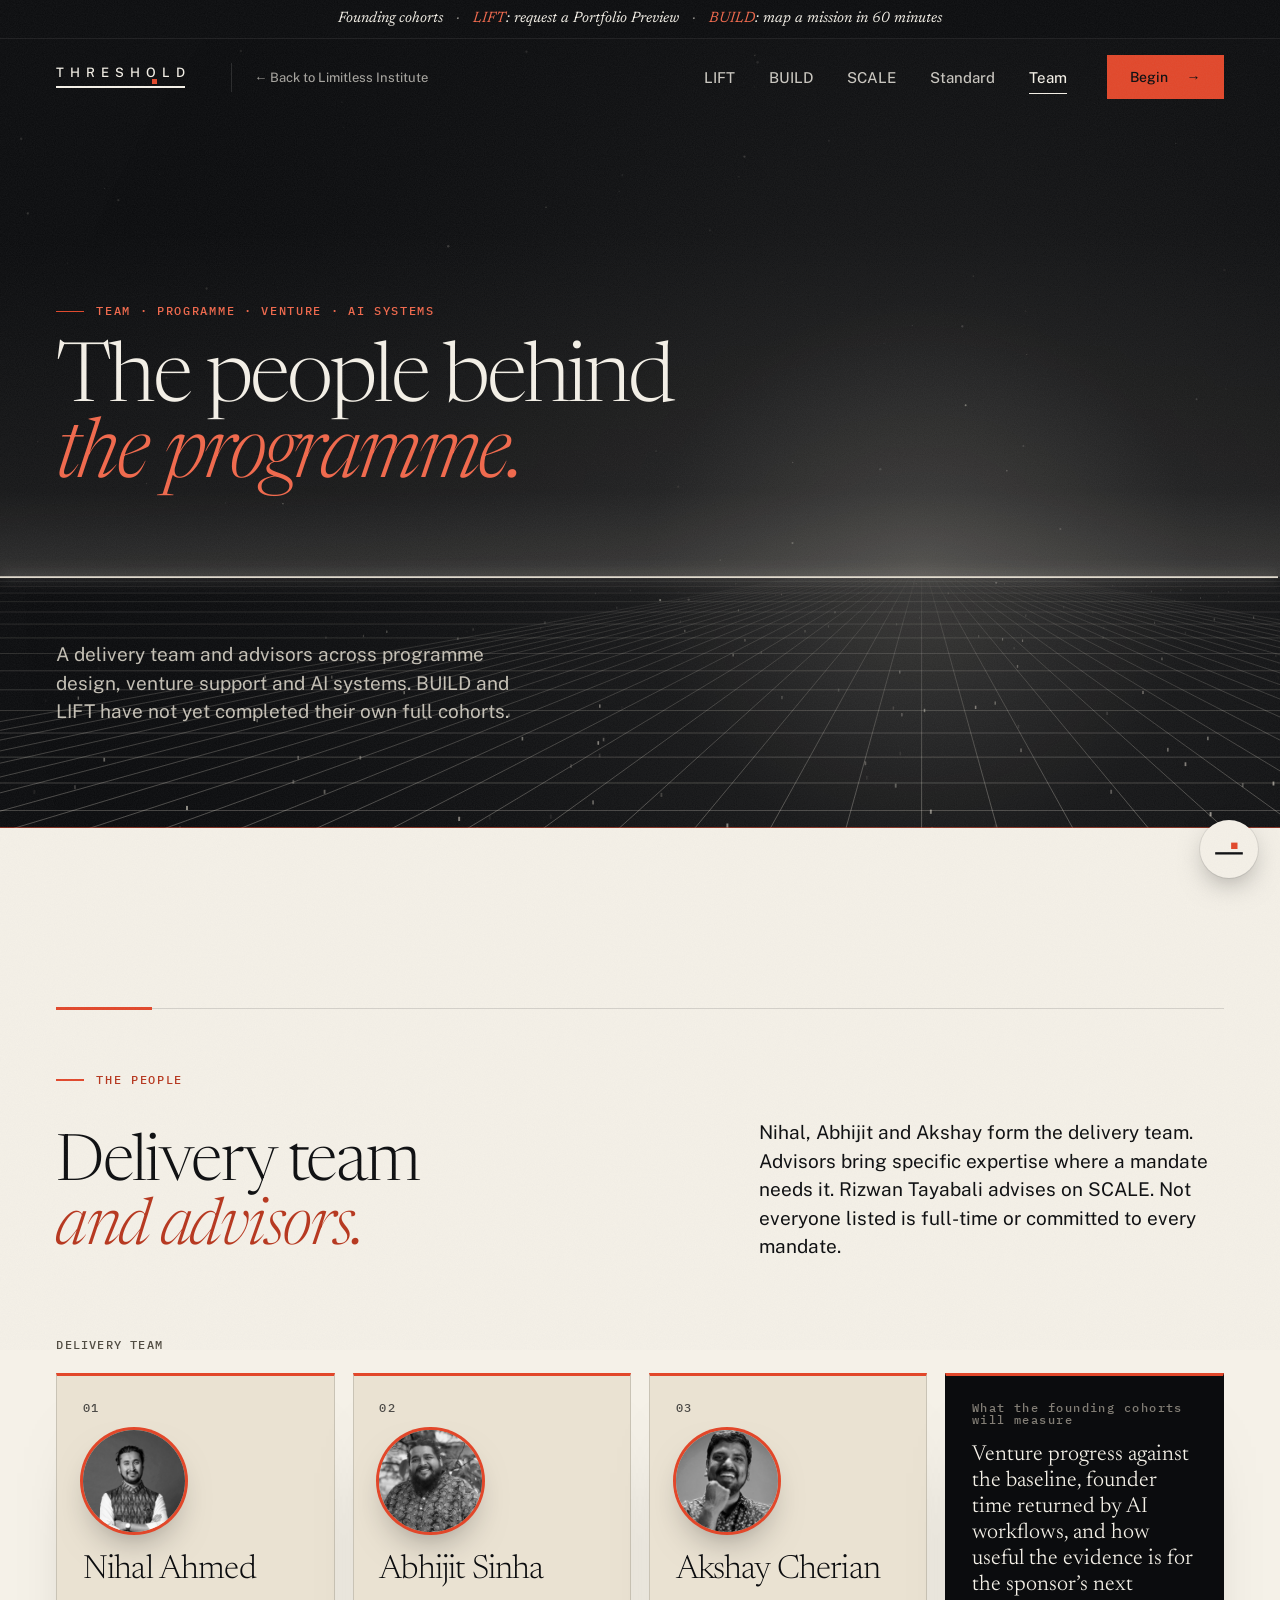
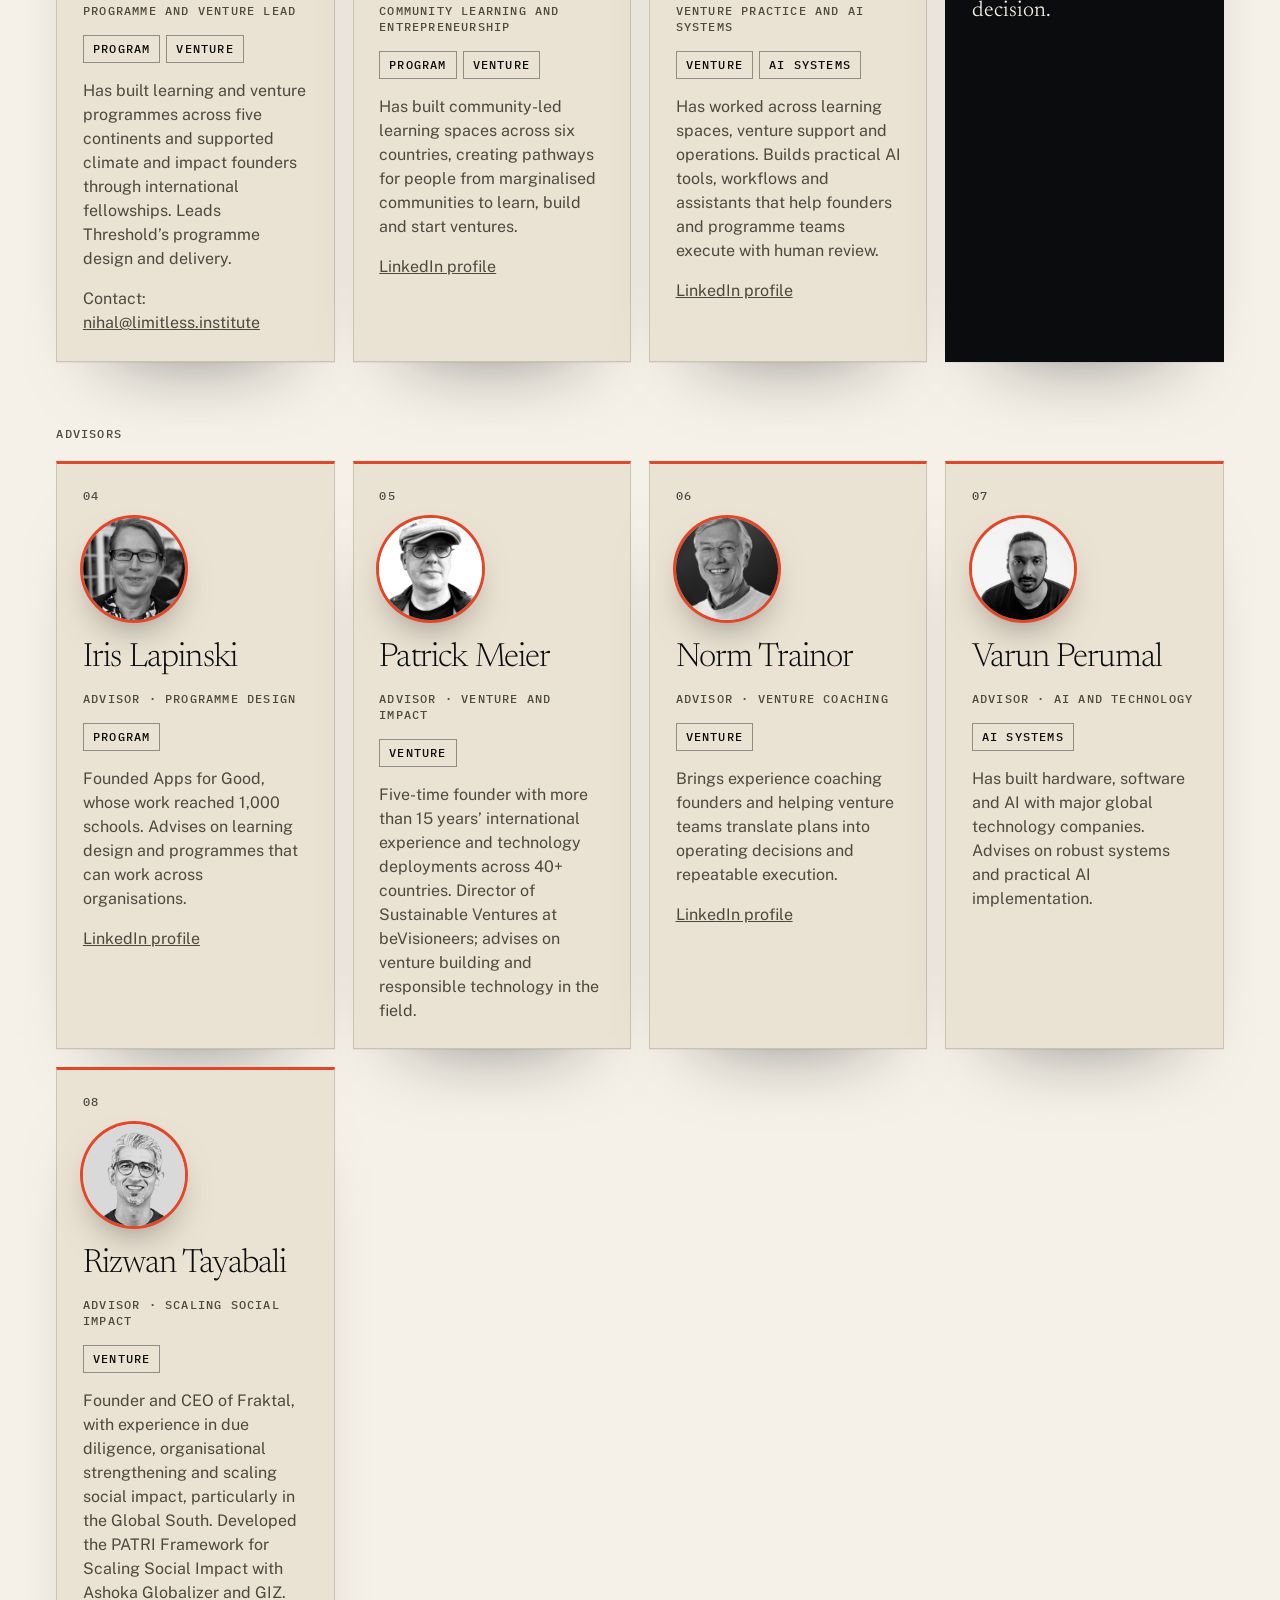
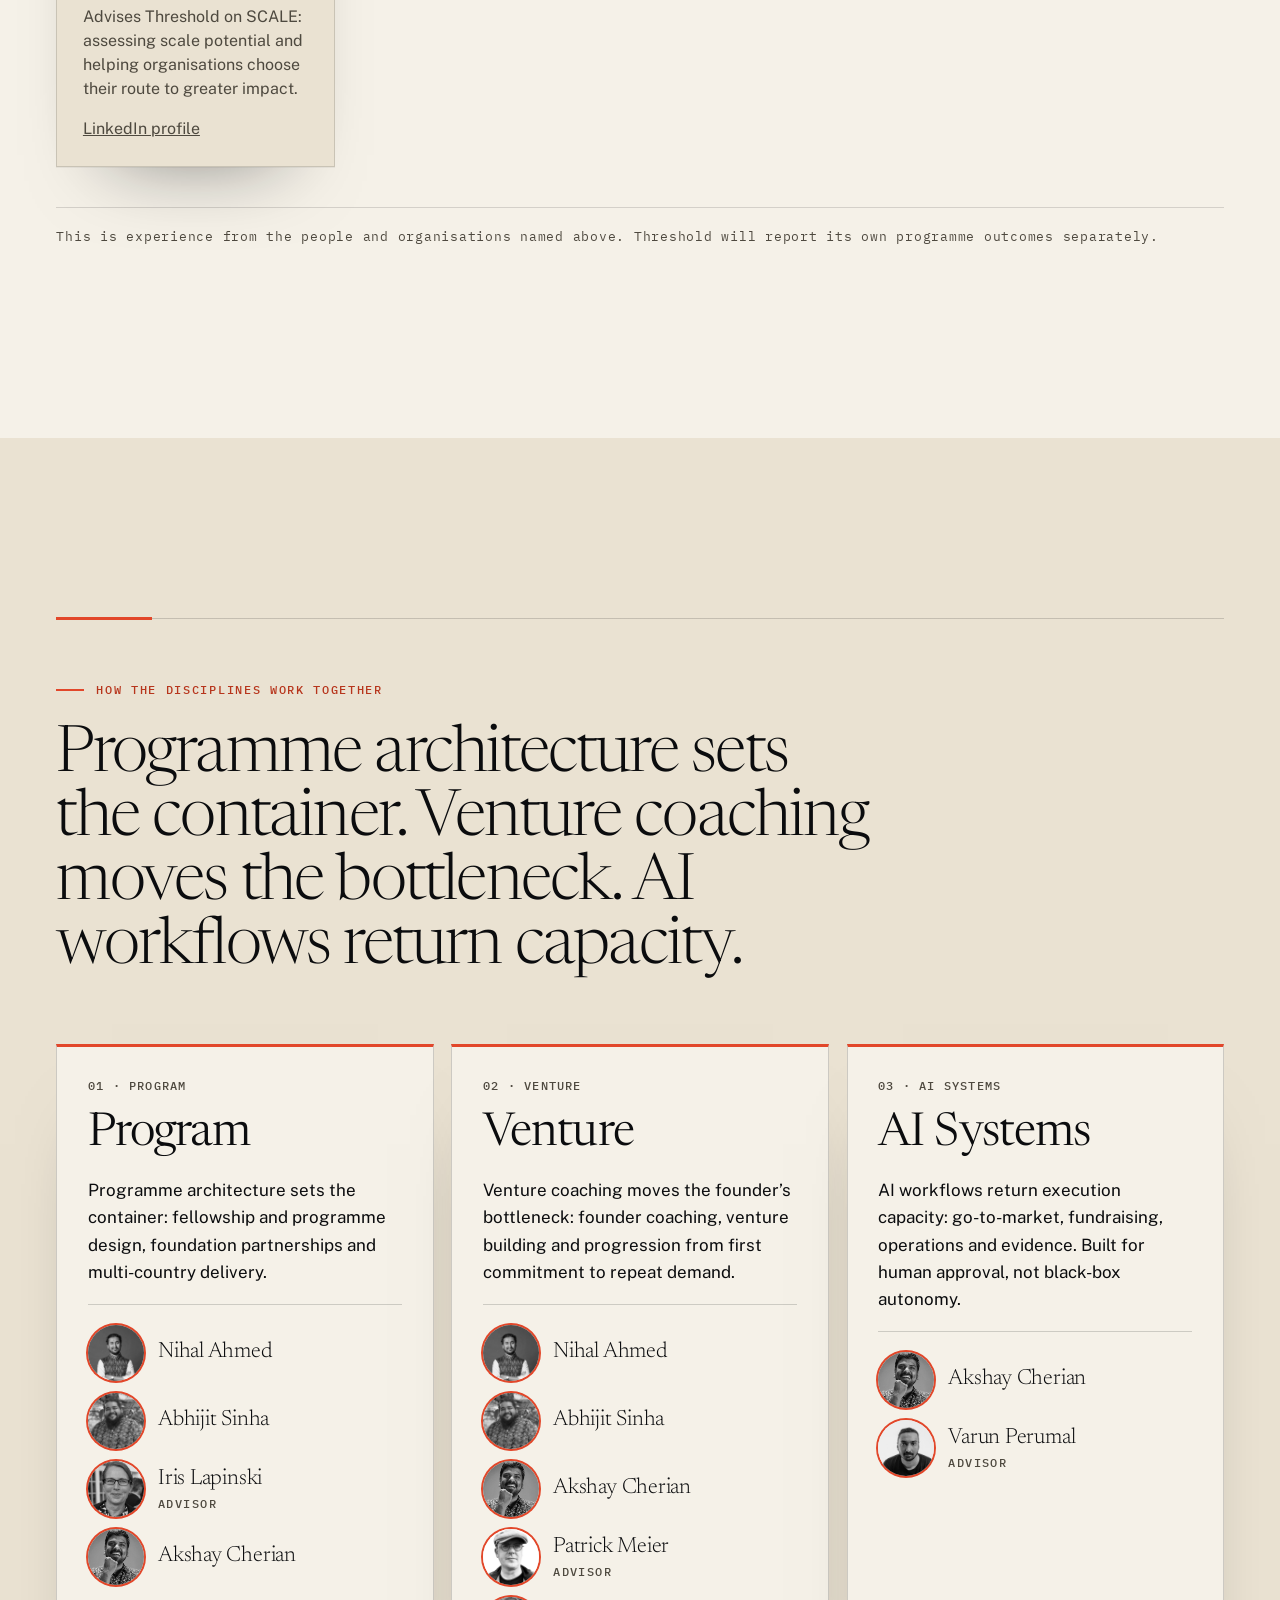
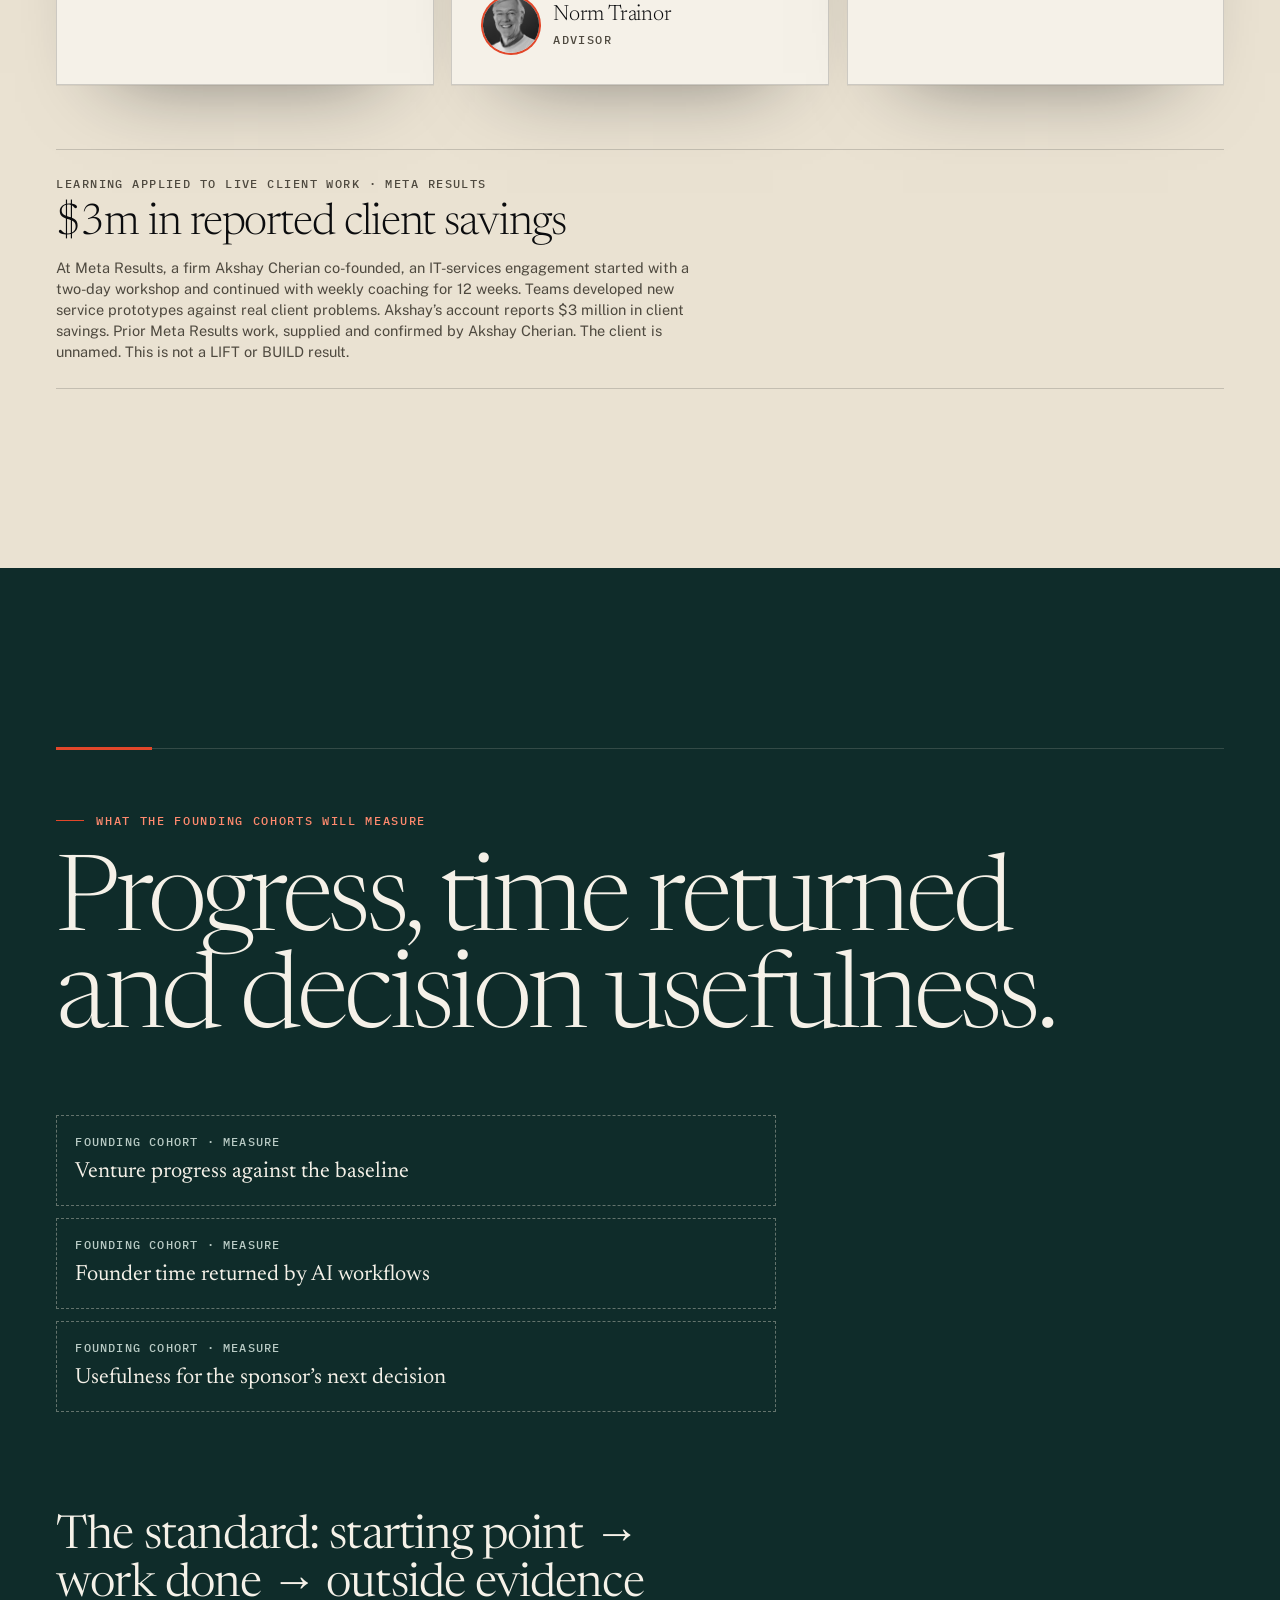
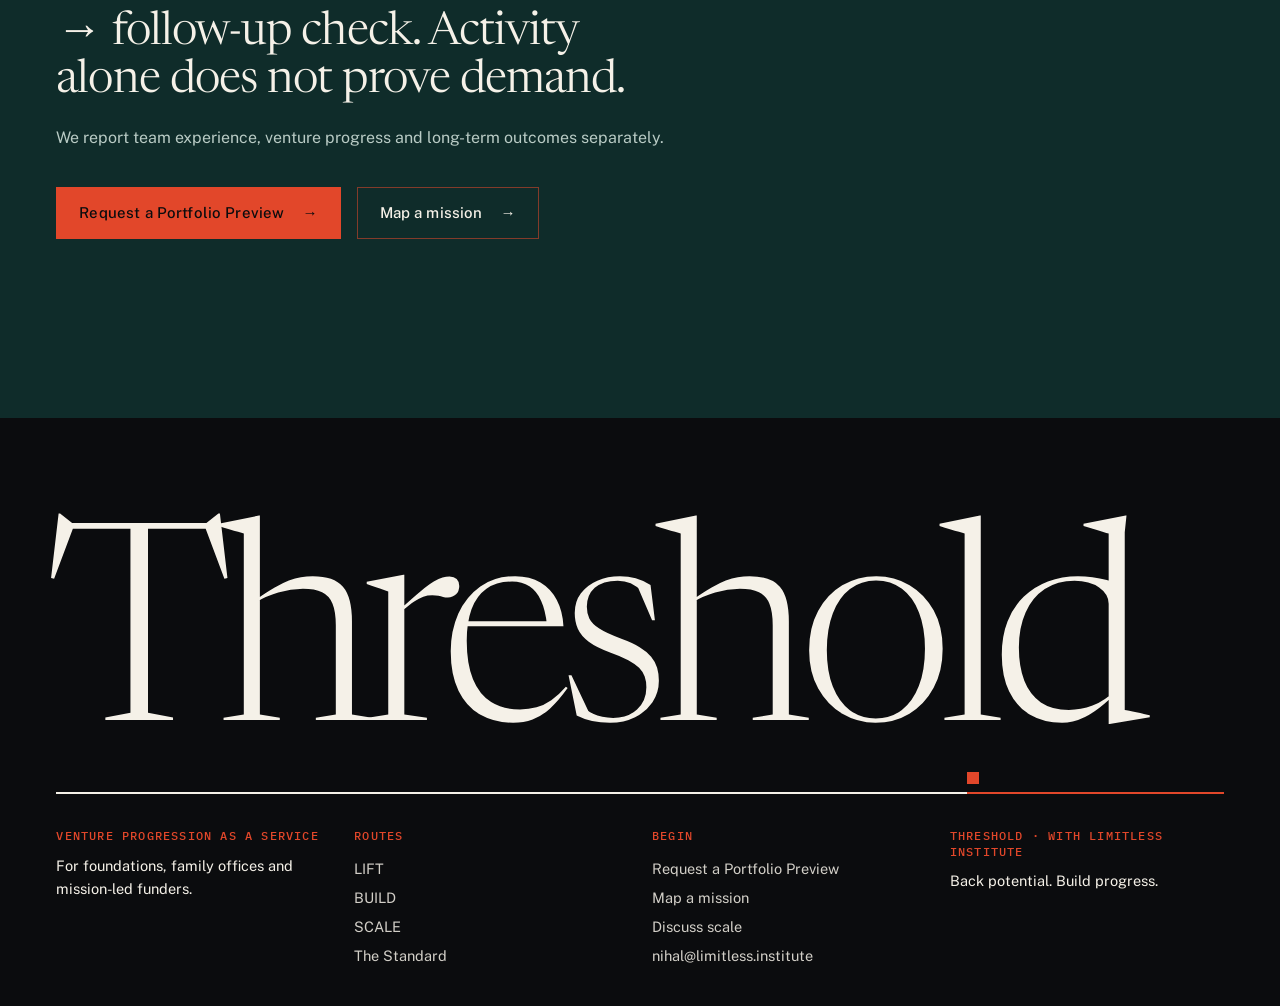
<file: team.html>
<!doctype html>
<html lang="en">
<head>
<meta charset="utf-8">
<meta name="viewport" content="width=device-width,initial-scale=1,viewport-fit=cover">
<title>Team · Threshold | Limitless Institute</title>
<meta name="description" content="Programme design, venture coaching and AI systems. The people behind Threshold BUILD and LIFT.">
<meta property="og:title" content="Team · Threshold | Limitless Institute">
<meta property="og:description" content="Programme design, venture coaching and AI systems. The people behind Threshold BUILD and LIFT.">
<meta property="og:type" content="website">
<meta property="og:site_name" content="Limitless Institute">
<link rel="canonical" href="https://www.limitless.institute/threshold/team.html">
<meta property="og:url" content="https://www.limitless.institute/threshold/team.html">
<meta property="og:image" content="https://www.limitless.institute/threshold/og-threshold.png">
<meta property="og:image:width" content="1200">
<meta property="og:image:height" content="630">
<meta property="og:image:alt" content="Threshold: You’ve backed the potential. What will help it become progress?">
<meta name="twitter:card" content="summary_large_image">
<meta name="theme-color" content="#0B0C0E">
<link rel="icon" href="data:image/svg+xml,%3Csvg xmlns='http://www.w3.org/2000/svg' viewBox='0 0 32 32'%3E%3Crect width='32' height='32' fill='%230B0C0E'/%3E%3Crect x='4' y='19' width='24' height='2' fill='%23EDE6D9'/%3E%3Crect x='19' y='12' width='5' height='5' fill='%23E2472A'/%3E%3C/svg%3E">
<link rel="preconnect" href="https://fonts.googleapis.com"><link rel="preconnect" href="https://fonts.gstatic.com" crossorigin><link rel="stylesheet" href="https://fonts.googleapis.com/css2?family=Newsreader:ital,opsz,wght@0,6..72,200..800;1,6..72,200..800&family=Public+Sans:wght@100..900&family=IBM+Plex+Mono:wght@400;500&display=swap">
<link rel="stylesheet" href="site.css?v=20261116a">
</head>
<body>
<a class="skip" href="#main">Skip to content</a>
<header class="nav" id="nav">
  <div class="announce">Founding cohorts <span>·</span> <b>LIFT</b>: request a Portfolio Preview <span>·</span> <b>BUILD</b>: map a mission in 60 minutes</div>
  <div class="wrap nav-in">
    <a class="wm" href="index.html" aria-label="Threshold home">THRESHOLD<i></i></a>
    <a class="back-li" href="https://www.limitless.institute/" target="_top" aria-label="Back to Limitless Institute"><span aria-hidden="true">←</span> <span class="bl-a">Back to </span>Limitless<span class="bl-b"> Institute</span></a>
    <nav aria-label="Primary"><ul class="nav-links"><li><a href="lift.html">LIFT</a></li><li><a href="build.html">BUILD</a></li><li><a href="scale.html">SCALE</a></li><li><a href="standard.html">Standard</a></li><li><a href="team.html" aria-current="page">Team</a></li></ul></nav>
    <a class="btn" href="begin.html">Begin <span class="ar">→</span></a>
    <button class="menu-b" id="menuB" aria-expanded="false" aria-controls="sheet">MENU</button>
  </div>
</header>
<div class="sheet" id="sheet" hidden role="dialog" aria-modal="true" aria-label="Menu">
  <div class="sheet-top"><span class="wm">THRESHOLD<i></i></span><button class="menu-b" id="sheetX" style="display:inline-block">CLOSE</button></div>
  <ol><li><a href="lift.html"><span>LIFT</span><span>Existing ventures · Portfolio Preview</span></a></li><li><a href="build.html"><span>BUILD</span><span>Mission + capital · new portfolio</span></a></li><li><a href="scale.html"><span>SCALE</span><span>Proven model · next stage of scale</span></a></li><li><a href="standard.html"><span>Standard</span><span>Gates · evidence · decisions</span></a></li><li><a href="team.html"><span>Team</span><span>Programme · venture · AI</span></a></li><li><a href="begin.html"><span>Begin</span><span>Preview or mission call</span></a></li></ol>
  <a class="back-li back-sheet" href="https://www.limitless.institute/" target="_top">← Back to Limitless Institute</a>
  <div class="foot"><a class="btn btn-gold" href="begin.html#lift">Request a Portfolio Preview <span class="ar">→</span></a><a class="btn btn-gold" href="begin.html#build">Map a mission <span class="ar">→</span></a></div>
</div>
<main id="main">
<section class="phero t-ink" data-nav="dark" aria-labelledby="h1">
  <canvas aria-hidden="true"></canvas>
  <div class="wrap">
    <span class="kicker">Team · Programme · Venture · AI Systems</span>
    <h1 class="display" id="h1" style="max-width:14ch">The people behind <em class="it">the programme.</em></h1>
    <p class="lead">A delivery team and advisors across programme design, venture support and AI systems. BUILD and LIFT have not yet completed their own full cohorts.</p>
  </div>
</section>

<section class="sec t-bone" data-nav="light" aria-labelledby="t-team">
  <div class="wrap">
    <span class="kicker">The people</span>
    <div class="team-head">
      <h2 class="statement rv" id="t-team">Delivery team <em class="it">and advisors.</em></h2>
      <p class="lead rv d1">Nihal, Abhijit and Akshay form the delivery team. Advisors bring specific expertise where a mandate needs it. Rizwan Tayabali advises on SCALE. Not everyone listed is <span class="nw">full-time</span> or committed to every mandate.</p>
    </div>
    <span class="tag mute" style="display:block;margin-top:clamp(48px,6vw,88px)">Delivery team</span><div class="people" style="margin-top:20px"><article class="pp has-ph rv d0"><span class="pp-n num">01</span><figure class="pp-ph"><img src="team-nihal-ahmed.jpg" alt="Portrait of Nihal Ahmed" width="480" height="600" loading="lazy" decoding="async"></figure><h3 class="pp-name">Nihal Ahmed</h3><span class="tag mute">Programme and venture lead</span><ul class="pp-a" aria-label="Disciplines"><li>Program</li><li>Venture</li></ul><p class="pp-proof">Has built learning and venture programmes across five continents and supported climate and impact founders through international fellowships. Leads Threshold’s programme design and delivery.</p><p>Contact: <a href="mailto:nihal@limitless.institute">nihal@limitless.institute</a></p></article><article class="pp has-ph rv d1"><span class="pp-n num">02</span><figure class="pp-ph"><img src="team-abhijit-sinha.jpg" alt="Portrait of Abhijit Sinha" width="480" height="600" loading="lazy" decoding="async"></figure><h3 class="pp-name">Abhijit Sinha</h3><span class="tag mute">Community learning and entrepreneurship</span><ul class="pp-a" aria-label="Disciplines"><li>Program</li><li>Venture</li></ul><p class="pp-proof">Has built <span class="nw">community-led</span> learning spaces across six countries, creating pathways for people from marginalised communities to learn, build and start ventures.</p><p><a href="https://in.linkedin.com/in/sinhaabhijit" target="_blank" rel="noopener">LinkedIn profile</a></p></article><article class="pp has-ph rv d2"><span class="pp-n num">03</span><figure class="pp-ph"><img src="team-akshay-cherian.jpg" alt="Portrait of Akshay Cherian" width="480" height="600" loading="lazy" decoding="async"></figure><h3 class="pp-name">Akshay Cherian</h3><span class="tag mute">Venture practice and AI systems</span><ul class="pp-a" aria-label="Disciplines"><li>Venture</li><li>AI Systems</li></ul><p class="pp-proof">Has worked across learning spaces, venture support and operations. Builds practical AI tools, workflows and assistants that help founders and programme teams execute with human review.</p><p><a href="https://in.linkedin.com/in/akshaycherian" target="_blank" rel="noopener">LinkedIn profile</a></p></article><aside class="pp pp-x rv d1"><span class="pp-n">What the founding cohorts will measure</span><p>Venture progress against the baseline, founder time returned by AI workflows, and how useful the evidence is for the sponsor’s next decision.</p></aside></div><span class="tag mute" style="display:block;margin-top:clamp(40px,5vw,64px)">Advisors</span><div class="people" style="margin-top:20px"><article class="pp has-ph rv d0"><span class="pp-n num">04</span><figure class="pp-ph"><img src="team-iris-lapinski.jpg" alt="Portrait of Iris Lapinski" width="480" height="600" loading="lazy" decoding="async"></figure><h3 class="pp-name">Iris Lapinski</h3><span class="tag mute">Advisor · programme design</span><ul class="pp-a" aria-label="Disciplines"><li>Program</li></ul><p class="pp-proof">Founded Apps for Good, whose work reached 1,000 schools. Advises on learning design and programmes that can work across organisations.</p><p><a href="https://de.linkedin.com/in/irislapinski" target="_blank" rel="noopener">LinkedIn profile</a></p></article><article class="pp has-ph rv d1"><span class="pp-n num">05</span><figure class="pp-ph"><img src="team-patrick-meier.jpg" alt="Portrait of Patrick Meier" width="480" height="600" loading="lazy" decoding="async"></figure><h3 class="pp-name">Patrick Meier</h3><span class="tag mute">Advisor · venture and impact</span><ul class="pp-a" aria-label="Disciplines"><li>Venture</li></ul><p class="pp-proof"><span class="nw">Five-time</span> founder with more than 15 years’ international experience and technology deployments across 40+ countries. Director of Sustainable Ventures at beVisioneers; advises on venture building and responsible technology in the field.</p></article><article class="pp has-ph rv d2"><span class="pp-n num">06</span><figure class="pp-ph"><img src="team-norm-trainor.jpg" alt="Portrait of Norm Trainor" width="480" height="600" loading="lazy" decoding="async"></figure><h3 class="pp-name">Norm Trainor</h3><span class="tag mute">Advisor · venture coaching</span><ul class="pp-a" aria-label="Disciplines"><li>Venture</li></ul><p class="pp-proof">Brings experience coaching founders and helping venture teams translate plans into operating decisions and repeatable execution.</p><p><a href="https://ca.linkedin.com/in/normtrainor" target="_blank" rel="noopener">LinkedIn profile</a></p></article><article class="pp has-ph rv d0"><span class="pp-n num">07</span><figure class="pp-ph"><img src="team-varun-perumal.jpg" alt="Portrait of Varun Perumal" width="480" height="600" loading="lazy" decoding="async"></figure><h3 class="pp-name">Varun Perumal</h3><span class="tag mute">Advisor · AI and technology</span><ul class="pp-a" aria-label="Disciplines"><li>AI Systems</li></ul><p class="pp-proof">Has built hardware, software and AI with major global technology companies. Advises on robust systems and practical AI implementation.</p></article><article class="pp has-ph rv d1"><span class="pp-n num">08</span><figure class="pp-ph"><img src="team-rizwan-tayabali.jpg" alt="Portrait of Rizwan Tayabali" width="480" height="600" loading="lazy" decoding="async"></figure><h3 class="pp-name">Rizwan Tayabali</h3><span class="tag mute">Advisor · scaling social impact</span><ul class="pp-a" aria-label="Disciplines"><li>Venture</li></ul><p class="pp-proof">Founder and CEO of Fraktal, with experience in due diligence, organisational strengthening and scaling social impact, particularly in the Global South. Developed the PATRI Framework for Scaling Social Impact with Ashoka Globalizer and GIZ. Advises Threshold on SCALE: assessing scale potential and helping organisations choose their route to greater impact.</p><p><a href="https://www.linkedin.com/in/rizwantayabali/" target="_blank" rel="noopener">LinkedIn profile</a></p></article></div><p class="disc">This is experience from the people and organisations named above. Threshold will report its own programme outcomes separately.</p>
  </div>
</section>

<section class="sec t-sand" data-nav="light" aria-labelledby="t-disc">
  <div class="wrap">
    <span class="kicker">How the disciplines work together</span>
    <h2 class="statement" id="t-disc" style="margin-top:24px;max-width:26ch">Programme architecture sets the container. Venture coaching moves the bottleneck. AI workflows return capacity.</h2>
    <div style="margin-top:clamp(40px,5vw,72px)"><div class="discs"><article class="disc-c rv d0"><span class="tag">01 · Program</span><h3 class="h2">Program</h3><p>Programme architecture sets the container: fellowship and programme design, foundation partnerships and <span class="nw">multi-country</span> delivery.</p><ul class="mems"><li class="mem"><img src="team-nihal-ahmed.jpg" alt="" width="64" height="64" decoding="async"><span>Nihal Ahmed</span></li><li class="mem"><img src="team-abhijit-sinha.jpg" alt="" width="64" height="64" decoding="async"><span>Abhijit Sinha</span></li><li class="mem"><img src="team-iris-lapinski.jpg" alt="" width="64" height="64" decoding="async"><span class="mem-t">Iris Lapinski<small class="mem-r">Advisor</small></span></li><li class="mem"><img src="team-akshay-cherian.jpg" alt="" width="64" height="64" decoding="async"><span>Akshay Cherian</span></li></ul></article><article class="disc-c rv d1"><span class="tag">02 · Venture</span><h3 class="h2">Venture</h3><p>Venture coaching moves the founder’s bottleneck: founder coaching, venture building and progression from first commitment to repeat demand.</p><ul class="mems"><li class="mem"><img src="team-nihal-ahmed.jpg" alt="" width="64" height="64" decoding="async"><span>Nihal Ahmed</span></li><li class="mem"><img src="team-abhijit-sinha.jpg" alt="" width="64" height="64" decoding="async"><span>Abhijit Sinha</span></li><li class="mem"><img src="team-akshay-cherian.jpg" alt="" width="64" height="64" decoding="async"><span>Akshay Cherian</span></li><li class="mem"><img src="team-patrick-meier.jpg" alt="" width="64" height="64" decoding="async"><span class="mem-t">Patrick Meier<small class="mem-r">Advisor</small></span></li><li class="mem"><img src="team-norm-trainor.jpg" alt="" width="64" height="64" decoding="async"><span class="mem-t">Norm Trainor<small class="mem-r">Advisor</small></span></li></ul></article><article class="disc-c rv d2"><span class="tag">03 · AI Systems</span><h3 class="h2">AI Systems</h3><p>AI workflows return execution capacity: <span class="nw">go-to-market,</span> fundraising, operations and evidence. Built for human approval, not <span class="nw">black-box</span> autonomy.</p><ul class="mems"><li class="mem"><img src="team-akshay-cherian.jpg" alt="" width="64" height="64" decoding="async"><span>Akshay Cherian</span></li><li class="mem"><img src="team-varun-perumal.jpg" alt="" width="64" height="64" decoding="async"><span class="mem-t">Varun Perumal<small class="mem-r">Advisor</small></span></li></ul></article></div></div>
    <div class="terms" style="grid-template-columns:1fr;margin-top:clamp(40px,5vw,64px)"><div><span class="k">Learning applied to live client work · Meta Results</span><span class="v">$3m in reported client savings</span><span class="s" style="max-width:72ch">At Meta Results, a firm Akshay Cherian <span class="nw">co-founded,</span> an <span class="nw">IT-services</span> engagement started with a <span class="nw">two-day</span> workshop and continued with weekly coaching for 12 weeks. Teams developed new service prototypes against real client problems. Akshay’s account reports $3 million in client savings. Prior Meta Results work, supplied and confirmed by Akshay Cherian. The client is unnamed. This is not a LIFT or BUILD result.</span></div></div>
  </div>
</section>

<section class="sec t-wine" data-nav="dark" aria-labelledby="t-prove">
  <div class="wrap">
    <span class="kicker">What the founding cohorts will measure</span>
    <h2 class="display" id="t-prove" style="margin-top:28px">Progress, time returned and decision usefulness.</h2>
    <div class="stack-s" style="margin-top:clamp(40px,5vw,72px);max-width:720px">
      <div class="slot"><span class="tag">Founding cohort · measure</span><b>Venture progress against the baseline</b></div>
      <div class="slot"><span class="tag">Founding cohort · measure</span><b>Founder time returned by AI workflows</b></div>
      <div class="slot"><span class="tag">Founding cohort · measure</span><b>Usefulness for the sponsor’s next decision</b></div>
    </div>
    <p class="h2" style="margin-top:clamp(64px,8vw,120px);max-width:28ch">The standard: starting point → work done → outside evidence → <span class="nw">follow-up</span> check. Activity alone does not prove demand.</p>
    <p class="small mute" style="margin-top:20px">We report team experience, venture progress and <span class="nw">long-term</span> outcomes separately.</p>
    <div class="row" style="margin-top:36px"><a class="btn btn-gold" href="begin.html#lift">Request a Portfolio Preview <span class="ar">→</span></a><a class="btn" href="begin.html#build">Map a mission <span class="ar">→</span></a></div>
  </div>
</section>

</main>
<footer class="foot t-ink" data-nav="dark">
  <div class="wrap">
    <span class="foot-mark" aria-hidden="true">Threshold</span>
    <div class="foot-line" aria-hidden="true"><i></i></div>
    <div class="foot-g">
      <div><span class="tag">Venture Progression as a Service</span>For foundations, family offices and <span class="nw">mission-led</span> funders.</div>
      <div><span class="tag">Routes</span><a href="lift.html">LIFT</a><a href="build.html">BUILD</a><a href="scale.html">SCALE</a><a href="standard.html">The Standard</a></div>
      <div><span class="tag">Begin</span><a href="begin.html#lift">Request a Portfolio Preview</a><a href="begin.html#build">Map a mission</a><a href="begin.html#scale">Discuss scale</a><a href="mailto:nihal@limitless.institute">nihal@limitless.institute</a></div>
      <div><span class="tag">Threshold · with Limitless Institute</span>Back potential. Build progress.</div>
    </div>
  </div>
</footer>
<a class="fab" href="begin.html" aria-label="Begin: request a Portfolio Preview or map a mission"><span class="tip">Begin · start a conversation</span><svg viewBox="0 0 32 32" aria-hidden="true"><rect x="3" y="19" width="26" height="2.2" fill="#0B0C0E"/><rect x="18" y="10" width="6" height="6" fill="#E2472A"/></svg></a>
<script src="site.js?v=20261116a" defer></script>
</body>
</html>
</file>
<file: site.css>
/* THRESHOLD — site system
   Bone / ink / charcoal. Gold appears only where something has crossed the threshold. */
:root{
  --bone:#EDE6D9; --bone-2:#E2D9C8; --bone-3:#D3C7B2;
  --ink:#0B0C0E; --char:#16171A; --char-2:#1F2024; --char-3:#2A2B30;
  --mute-b:#4E493F; --mute-i:#A49E92;
  --gold:#E6B325; --gold-soft:rgba(230,179,37,.16);
  --serif:"Newsreader","Iowan Old Style",Georgia,serif;
  --sans:"Public Sans","Helvetica Neue",Arial,sans-serif;
  --mono:"IBM Plex Mono",ui-monospace,Menlo,Consolas,monospace;
  --gutter:clamp(20px,4.4vw,72px);
  --maxw:1520px;
  --sp:clamp(104px,14vw,220px);
  --ease:cubic-bezier(.2,.7,.1,1);
  --ease-io:cubic-bezier(.65,0,.35,1);
  --bg:var(--bone); --fg:var(--ink); --mute:var(--mute-b); --hair:rgba(11,12,14,.14); --panel:var(--bone-2);
  color-scheme:light;
}
.t-bone{--bg:var(--bone);--fg:var(--ink);--mute:var(--mute-b);--hair:rgba(11,12,14,.14);--panel:var(--bone-2);color-scheme:light}
.t-ink{--bg:var(--ink);--fg:var(--bone);--mute:var(--mute-i);--hair:rgba(237,230,217,.12);--panel:var(--char);color-scheme:dark}
.t-char{--bg:var(--char);--fg:var(--bone);--mute:var(--mute-i);--hair:rgba(237,230,217,.12);--panel:var(--char-2);color-scheme:dark}
.t-sand{--bg:var(--bone-2);--fg:var(--ink);--mute:var(--mute-b);--hair:rgba(11,12,14,.17);--panel:var(--bone);color-scheme:light}
.t-bone,.t-sand,.t-ink,.t-char{background:var(--bg);color:var(--fg)}
*,*::before,*::after{box-sizing:border-box}
[hidden]{display:none!important}
html{-webkit-text-size-adjust:100%;scroll-behavior:smooth;scroll-padding-top:90px}
body{margin:0;background:var(--ink);color:var(--fg);font:400 18px/1.6 var(--sans);-webkit-font-smoothing:antialiased;text-rendering:optimizeLegibility;overflow-x:hidden}
img{max-width:100%;display:block}
a{color:inherit}
button{font:inherit;color:inherit}
::selection{background:var(--gold);color:var(--ink)}
:focus-visible{outline:2px solid currentColor;outline-offset:4px}
.sr{position:absolute;width:1px;height:1px;overflow:hidden;clip:rect(0 0 0 0);white-space:nowrap}
.skip{position:absolute;left:12px;top:-60px;z-index:200;background:var(--bone);color:var(--ink);padding:10px 14px}
.skip:focus{top:12px}
/* film grain — materiality, not decoration */
body::after{content:"";position:fixed;inset:-50%;z-index:90;pointer-events:none;opacity:.075;
  background-image:url("data:image/svg+xml,%3Csvg xmlns='http://www.w3.org/2000/svg' width='220' height='220'%3E%3Cfilter id='n'%3E%3CfeTurbulence type='fractalNoise' baseFrequency='.9' numOctaves='3' stitchTiles='stitch'/%3E%3CfeColorMatrix values='0 0 0 0 .5 0 0 0 0 .5 0 0 0 0 .5 0 0 0 1 0'/%3E%3C/filter%3E%3Crect width='100%25' height='100%25' filter='url(%23n)'/%3E%3C/svg%3E");
  animation:grain 1.2s steps(6) infinite}
@keyframes grain{0%{transform:translate(0,0)}20%{transform:translate(-3%,2%)}40%{transform:translate(2%,-3%)}60%{transform:translate(-2%,-1%)}80%{transform:translate(3%,3%)}100%{transform:translate(0,0)}}
/* ---------- type ---------- */
.giant{font:300 clamp(64px,12.4vw,232px)/.86 var(--serif);font-variation-settings:"opsz" 72;letter-spacing:-.045em;margin:0;text-wrap:balance}
.display{font:300 clamp(50px,8.2vw,148px)/.92 var(--serif);font-variation-settings:"opsz" 72;letter-spacing:-.035em;margin:0;text-wrap:balance}
.statement{font:300 clamp(36px,5vw,86px)/1 var(--serif);font-variation-settings:"opsz" 72;letter-spacing:-.028em;margin:0;text-wrap:balance}
.h2{font:350 clamp(32px,3.6vw,56px)/1.04 var(--serif);font-variation-settings:"opsz" 60;letter-spacing:-.02em;margin:0;text-wrap:balance}
.h3{font:400 clamp(24px,2.1vw,32px)/1.14 var(--serif);font-variation-settings:"opsz" 36;letter-spacing:-.01em;margin:0;text-wrap:balance}
.it{font-style:italic;font-weight:300}
.lead{font:400 clamp(19px,1.45vw,23px)/1.5 var(--sans);margin:0;max-width:40ch}
.body{margin:0;max-width:60ch}
.small{font-size:15.5px;line-height:1.55}
.mute{color:var(--mute)}
.kicker{font:500 12px/1 var(--mono);letter-spacing:.14em;text-transform:uppercase;display:inline-flex;align-items:center;gap:12px}
.kicker::before{content:"";width:28px;height:1px;background:currentColor;opacity:.6}
.tag{font:500 11px/1.3 var(--mono);letter-spacing:.1em;text-transform:uppercase}
.num{font-variant-numeric:tabular-nums}
/* ---------- layout ---------- */
.wrap{width:100%;max-width:var(--maxw);margin-inline:auto;padding-inline:var(--gutter)}
.sec{padding-block:var(--sp);position:relative}
.sec.tight{padding-block:calc(var(--sp)*.6)}
.g12{display:grid;grid-template-columns:repeat(12,minmax(0,1fr));column-gap:clamp(16px,2vw,32px)}
.c-1-7{grid-column:1/span 7}.c-1-8{grid-column:1/span 8}.c-1-9{grid-column:1/span 9}.c-1-10{grid-column:1/span 10}
.c-4-12{grid-column:4/-1}.c-5-12{grid-column:5/-1}.c-6-12{grid-column:6/-1}.c-7-12{grid-column:7/-1}.c-8-12{grid-column:8/-1}.c-9-12{grid-column:9/-1}
.c-1-4{grid-column:1/span 4}.c-1-5{grid-column:1/span 5}.c-1-6{grid-column:1/span 6}
.stack{display:grid;gap:24px;align-content:start}
.stack-s{display:grid;gap:12px;align-content:start}
.row{display:flex;flex-wrap:wrap;gap:12px 16px;align-items:center}
.hr{height:1px;background:var(--hair);border:0;margin:0}
/* ---------- buttons ---------- */
.btn{display:inline-flex;align-items:center;justify-content:space-between;gap:18px;min-height:52px;padding:0 22px;border:1px solid currentColor;text-decoration:none;font:500 15px/1 var(--sans);letter-spacing:.01em;cursor:pointer;background:transparent;position:relative;overflow:hidden;transition:color .45s var(--ease);isolation:isolate}
.btn::before{content:"";position:absolute;inset:0;background:var(--fg);transform:translateY(101%);transition:transform .5s var(--ease);z-index:-1}
.btn:hover::before,.btn:focus-visible::before{transform:none}
.btn:hover,.btn:focus-visible{color:var(--bg)}
.btn .ar{display:inline-block;transition:transform .45s var(--ease)}
.btn:hover .ar{transform:translateX(4px)}
.btn-solid{background:var(--fg);color:var(--bg);border-color:var(--fg)}
.btn-solid::before{background:var(--bg)}
.btn-solid:hover,.btn-solid:focus-visible{color:var(--fg)}
.lnk{all:unset;cursor:pointer;font:500 12px/1 var(--mono);letter-spacing:.12em;text-transform:uppercase;padding-bottom:5px;background:linear-gradient(currentColor,currentColor) 0 100%/100% 1px no-repeat;transition:background-size .4s var(--ease)}
.lnk:hover{background-size:0 1px;background-position:100% 100%}
.lnk:focus-visible{outline:2px solid currentColor;outline-offset:4px}
/* ---------- wordmark: the line, with one thing crossed ---------- */
.wm{display:inline-flex;flex-direction:column;gap:7px;text-decoration:none;font:500 13px/1 var(--sans);letter-spacing:.46em;color:inherit;position:relative}
.wm i{display:block;height:1.5px;background:currentColor;width:calc(100% - .46em);position:relative}
.wm i::after{content:"";position:absolute;right:22%;bottom:4px;width:5px;height:5px;background:var(--gold);transition:transform .6s var(--ease)}
.wm:hover i::after{transform:translateY(-4px)}
/* ---------- nav ---------- */
.nav{position:fixed;inset:0 0 auto 0;z-index:80;padding-top:env(safe-area-inset-top,0px);color:var(--bone);transition:transform .5s var(--ease),color .4s,background-color .4s}
.nav.light{color:var(--ink)}
.nav.solid{background:rgba(11,12,14,.86);-webkit-backdrop-filter:blur(14px);backdrop-filter:blur(14px)}
.nav.light.solid{background:rgba(237,230,217,.88)}
.nav.hide{transform:translateY(-100%)}
.nav-in{height:76px;display:flex;align-items:center;gap:40px}
.nav-in .wm{margin-right:auto}
.nav-links{display:flex;gap:34px;list-style:none;margin:0;padding:0}
.nav-links a{text-decoration:none;font:450 15px/1 var(--sans);position:relative;padding:8px 0;opacity:.82;transition:opacity .3s}
.nav-links a::after{content:"";position:absolute;left:0;right:0;bottom:0;height:1px;background:currentColor;transform:scaleX(0);transform-origin:right;transition:transform .45s var(--ease)}
.nav-links a:hover,.nav-links a[aria-current="page"]{opacity:1}
.nav-links a:hover::after,.nav-links a[aria-current="page"]::after{transform:scaleX(1);transform-origin:left}
.nav .btn{min-height:44px;font-size:14px;--fg:currentColor}
.nav .btn::before{background:currentColor}
.nav:not(.light) .btn:hover{color:var(--ink)}
.nav.light .btn:hover{color:var(--bone)}
.menu-b{all:unset;display:none;cursor:pointer;font:500 12px/1 var(--mono);letter-spacing:.14em;padding:10px 0}
.menu-b:focus-visible{outline:2px solid currentColor;outline-offset:4px}
.sheet{position:fixed;inset:0;z-index:120;background:var(--ink);color:var(--bone);display:flex;flex-direction:column;padding:calc(env(safe-area-inset-top,0px) + 18px) var(--gutter) calc(env(safe-area-inset-bottom,0px) + 28px)}
.sheet-top{display:flex;justify-content:space-between;align-items:center;height:48px}
.sheet ol{list-style:none;margin:6vh 0 0;padding:0}
.sheet li a{display:flex;justify-content:space-between;align-items:baseline;text-decoration:none;padding:14px 0;border-bottom:1px solid rgba(237,230,217,.12)}
.sheet li a span:first-child{font:300 clamp(38px,10vw,60px)/1 var(--serif);letter-spacing:-.02em}
.sheet li a span:last-child{font:400 11px/1 var(--mono);letter-spacing:.1em;color:var(--mute-i)}
.sheet .foot{margin-top:auto;display:grid;gap:10px}
/* ---------- hero (home) ---------- */
.hero{position:relative;min-height:max(100svh,820px);overflow:hidden;display:grid;grid-template-rows:auto 1fr auto;isolation:isolate}
.hero canvas{position:absolute;inset:0;width:100%;height:100%;z-index:-1}
.hero::after{content:"";position:absolute;inset:auto 0 0 0;height:26%;z-index:-1;background:linear-gradient(to bottom,rgba(11,12,14,0),rgba(11,12,14,.78) 75%,var(--ink));pointer-events:none}
.hero-top{padding-top:calc(env(safe-area-inset-top,0px) + clamp(130px,17vh,190px))}
.hero h1{max-width:12.5ch}
.hero h1 em{font-style:italic;font-weight:300}
.hero-horizon{height:0;position:relative}
.hero-labels{position:absolute;inset:0;pointer-events:none;z-index:1}
.hlbl{position:absolute;left:0;top:0;white-space:nowrap;will-change:transform}
.hlbl.act{font:400 12px/1 var(--mono);letter-spacing:.08em;text-transform:uppercase;color:rgba(237,230,217,.55)}
.hlbl.resp{display:flex;flex-direction:column;gap:9px;opacity:0;transition:opacity .6s}
.hlbl.resp.on{opacity:1}
.hlbl.resp b{font:400 clamp(20px,1.7vw,26px)/1 var(--serif);color:var(--bone);font-weight:400}
.hlbl.resp small{font:500 10.5px/1 var(--mono);letter-spacing:.14em;text-transform:uppercase;color:var(--gold)}
.hlbl.resp.old{opacity:.38}
.hero-foot{padding-top:clamp(110px,15vh,180px);padding-bottom:clamp(36px,6vh,64px);align-items:end;row-gap:28px;position:relative;z-index:2}
.hero-foot .lead{grid-column:1/span 5;color:rgba(237,230,217,.84)}
.fork{grid-column:8/-1;display:grid;gap:0;border-top:1px solid rgba(237,230,217,.22)}
.fork a{display:grid;grid-template-columns:1fr auto;align-items:center;gap:16px;text-decoration:none;padding:20px 0;border-bottom:1px solid rgba(237,230,217,.22);transition:padding .5s var(--ease)}
.fork a:hover{padding-left:12px}
.fork a b{font:350 clamp(22px,1.9vw,30px)/1.1 var(--serif);display:block}
.fork a small{display:block;margin-top:8px;font:400 11.5px/1 var(--mono);letter-spacing:.1em;text-transform:uppercase;color:var(--mute-i)}
.fork a .ar{font-size:22px;transition:transform .45s var(--ease)}
.fork a:hover .ar{transform:translateX(6px)}
.scroll-cue{position:absolute;left:50%;bottom:22px;width:1px;height:46px;background:linear-gradient(rgba(237,230,217,0),rgba(237,230,217,.6));z-index:2;animation:cue 2.4s var(--ease-io) infinite}
@keyframes cue{0%{transform:scaleY(0);transform-origin:top}45%{transform:scaleY(1);transform-origin:top}55%{transform:scaleY(1);transform-origin:bottom}100%{transform:scaleY(0);transform-origin:bottom}}
/* ---------- page hero (inner pages) ---------- */
.phero{position:relative;overflow:hidden;min-height:min(92svh,980px);display:flex;flex-direction:column;justify-content:flex-end;padding-top:150px;padding-bottom:clamp(56px,8vw,110px);isolation:isolate}
.phero canvas{position:absolute;inset:0;width:100%;height:100%;z-index:-1}
.phero .kicker{color:var(--mute-i);margin-bottom:28px}
.phero .lead{margin-top:34px;color:rgba(237,230,217,.82)}
.phero-meta{display:flex;flex-wrap:wrap;gap:0;margin-top:clamp(40px,6vw,72px);border-top:1px solid rgba(237,230,217,.18)}
.phero-meta div{padding:18px 40px 0 0;margin-right:40px;display:grid;gap:8px}
.phero-meta div + div{padding-left:0}
.phero-meta b{font:300 clamp(28px,2.6vw,42px)/1 var(--serif);letter-spacing:-.01em}
.phero-meta span{font:400 11.5px/1.2 var(--mono);letter-spacing:.1em;text-transform:uppercase;color:var(--mute-i)}
/* ---------- reveal ---------- */
.rv{transition:opacity 1.1s var(--ease),transform 1.1s var(--ease)}
/* hidden only once site.js has started the reveal observer, so content is visible without JavaScript */
.rv-js .rv{opacity:0;transform:translateY(28px)}
.rv-js .rv.in{opacity:1;transform:none}
.rv.d1{transition-delay:.08s}.rv.d2{transition-delay:.16s}.rv.d3{transition-delay:.24s}
.no-io .rv{opacity:1;transform:none}
/* ---------- manifesto ---------- */
.manifesto .statement{max-width:18ch}
.manifesto .three{margin-top:clamp(56px,8vw,120px);display:grid;grid-template-columns:repeat(3,1fr);gap:clamp(20px,3vw,48px)}
.manifesto .three p{margin:0;font:350 clamp(22px,2vw,30px)/1.18 var(--serif)}
.manifesto .three p .tag{display:block;margin-bottom:16px;color:var(--mute)}
/* ---------- doors (two routes) ---------- */
.doors{display:flex;min-height:clamp(620px,86vh,900px)}
.door{flex:1;position:relative;display:flex;flex-direction:column;padding:clamp(40px,5vw,80px) var(--gutter) clamp(40px,5vw,72px);text-decoration:none;overflow:hidden;transition:flex .9s var(--ease);isolation:isolate}
.doors:hover .door:hover{flex:1.32}
.door .tag{color:var(--mute)}
.door .big{font:300 clamp(40px,4.6vw,80px)/.98 var(--serif);letter-spacing:-.03em;margin:22px 0 0;max-width:12ch}
.door .prob{margin:28px 0 0;max-width:34ch;font-size:17px;color:var(--mute)}
.door dl{margin:auto 0 0;display:grid;grid-template-columns:repeat(3,auto);justify-content:start;gap:0 clamp(24px,3vw,56px);padding-top:40px}
.door dt{font:400 11px/1 var(--mono);letter-spacing:.12em;text-transform:uppercase;color:var(--mute);margin-bottom:10px}
.door dd{margin:0;font:300 clamp(26px,2.4vw,40px)/1 var(--serif)}
.door .go{margin-top:36px;display:flex;justify-content:space-between;align-items:center;border-top:1px solid var(--hair);padding-top:20px;font:500 15px/1 var(--sans)}
.door .go .ar{transition:transform .5s var(--ease)}
.door:hover .go .ar{transform:translateX(8px)}
.door .ghost{position:absolute;right:-.06em;bottom:-.22em;font:300 clamp(160px,22vw,380px)/1 var(--serif);letter-spacing:-.05em;opacity:.06;z-index:-1;pointer-events:none;transition:opacity .8s,transform 1s var(--ease)}
.door:hover .ghost{opacity:.1;transform:translateY(-12px)}
/* ---------- work: method instrument ---------- */
.method{margin-top:clamp(64px,8vw,120px)}
.bneck{display:grid;grid-template-columns:5fr 7fr;gap:clamp(24px,4vw,72px);align-items:start}
.bq{display:grid;gap:0}
.bq button{all:unset;cursor:pointer;display:grid;grid-template-columns:auto 1fr;gap:20px;align-items:baseline;padding:22px 0;border-top:1px solid var(--hair);font:300 clamp(28px,2.8vw,46px)/1.05 var(--serif);letter-spacing:-.02em;color:var(--mute);transition:color .4s,padding .6s var(--ease)}
.bq button:last-child{border-bottom:1px solid var(--hair)}
.bq button .tag{color:inherit;transform:translateY(-6px)}
.bq button[aria-selected="true"]{color:var(--fg);padding-left:14px}
.bq button:hover{color:var(--fg)}
.bq button:focus-visible{outline:2px solid var(--fg);outline-offset:-2px}
.route{position:relative;background:var(--panel);padding:clamp(24px,3vw,44px);display:grid;gap:30px;min-width:0}
.route .ex{font:350 clamp(28px,2.7vw,44px)/1.08 var(--serif);letter-spacing:-.015em;margin:0;min-height:2.2em;transition:opacity .35s}
.track{position:relative;display:grid;grid-template-columns:repeat(5,1fr);padding-top:28px}
.track .rail{position:absolute;left:0;right:0;top:34px;height:1px;background:var(--hair)}
.track .rail i{position:absolute;inset:0;background:var(--fg);transform-origin:left;transform:scaleX(0)}
.track .stn{position:relative;padding-right:10px}
.track .stn::before{content:"";position:absolute;left:0;top:2px;width:11px;height:11px;border:1px solid var(--fg);background:var(--panel);transition:background .3s}
.track .stn.on::before{background:var(--fg)}
.track .stn.out::before{border-radius:0}
.track .stn.out.on::before{background:var(--gold);border-color:var(--gold);box-shadow:0 0 0 6px var(--gold-soft)}
.track .stn b{display:block;margin-top:30px;font:400 clamp(17px,1.3vw,20px)/1.15 var(--serif)}
.track .stn span{display:block;margin-top:6px;font-size:13.5px;line-height:1.4;color:var(--mute)}
.week{display:grid;grid-template-columns:1fr 2.4fr 1fr 1fr;border:1px solid var(--hair)}
.week div{padding:14px 14px 16px;display:grid;gap:6px;border-right:1px solid var(--hair);min-width:0}
.week div:last-child{border-right:0}
.week .tag{color:var(--mute)}
.week b{font:400 17px/1.2 var(--serif)}
/* AI approval instrument */
.ai{margin-top:clamp(80px,10vw,160px);display:grid;grid-template-columns:4fr 8fr;gap:clamp(24px,4vw,72px);align-items:start}
.loop{position:relative;border:1px solid var(--hair);padding:clamp(24px,3vw,40px);background:linear-gradient(180deg,var(--panel),transparent)}
.pipe{position:relative;display:grid;grid-template-columns:repeat(4,1fr) 104px 1fr;align-items:start;padding-top:8px}
.pipe .r{position:absolute;left:0;right:0;top:15px;height:1px;background:var(--hair)}
.pipe .p{position:relative;padding:40px 10px 0 0}
.pipe .p::before{content:"";position:absolute;left:0;top:10px;width:11px;height:11px;border:1px solid var(--fg);background:var(--bg)}
.pipe .p b{display:block;font:400 18px/1.1 var(--serif)}
.pipe .p span{display:block;margin-top:6px;font-size:13px;line-height:1.4;color:var(--mute)}
.pipe .p.lit::before{background:var(--fg)}
.pipe .gate{position:relative;height:110px}
.pipe .gate::before{content:"";position:absolute;left:50%;top:-14px;bottom:-14px;width:2px;margin-left:-1px;background:var(--fg);transition:transform .7s var(--ease),opacity .5s;transform-origin:top}
.pipe .gate .tag{position:absolute;top:44px;left:50%;transform:translateX(-50%);text-align:center;width:100px;background:var(--bg);padding:6px 0;line-height:1.35}
.lanes{display:grid;grid-template-columns:repeat(3,1fr);gap:clamp(16px,2vw,32px);margin-top:36px;padding-top:26px;border-top:1px solid var(--hair)}
.lanes ul{list-style:none;margin:12px 0 0;padding:0;display:grid;gap:7px;font-size:15px;color:var(--mute)}
/* ---------- gates: pinned ascent ---------- */
.gates{position:relative;height:320vh}
.gates .pin{position:sticky;top:0;height:100svh;overflow:hidden;isolation:isolate}
.gates canvas{position:absolute;inset:0;width:100%;height:100%;z-index:-1}
.gates .ghead{position:absolute;left:var(--gutter);top:clamp(92px,12vh,120px);max-width:min(520px,80vw)}
.gates .ghead .h2{margin-top:18px}
.gl{position:absolute;left:0;right:0;height:0}
.gl .lbl{position:absolute;right:var(--gutter);bottom:14px;width:min(560px,58vw);display:grid;grid-template-columns:auto 1fr;gap:4px 22px;align-items:baseline;opacity:.28;transition:opacity .8s var(--ease),transform .8s var(--ease);transform:translateY(8px)}
.gl.on .lbl{opacity:1;transform:none}
.gl .lbl .tag{color:var(--gold);grid-row:span 2;padding-top:10px}
.gl .lbl b{font:300 clamp(34px,3.8vw,64px)/1 var(--serif);letter-spacing:-.025em}
.gl .lbl p{margin:0;font-size:16px;color:var(--mute);max-width:40ch}
.gates .gfoot{position:absolute;left:var(--gutter);bottom:clamp(28px,6vh,56px);font:500 11.5px/1.5 var(--mono);letter-spacing:.12em;text-transform:uppercase;color:var(--mute)}
/* ---------- proof by model / quality ---------- */
.models{display:grid;grid-template-columns:5fr 7fr;gap:clamp(24px,4vw,72px);align-items:end}
.mt{display:flex;flex-wrap:wrap;gap:8px}
.mt button{all:unset;cursor:pointer;font:500 12px/1 var(--mono);letter-spacing:.08em;text-transform:uppercase;padding:12px 14px;border:1px solid var(--hair);transition:background .3s,color .3s,border-color .3s}
.mt button:hover{border-color:var(--fg)}
.mt button[aria-selected="true"]{background:var(--fg);color:var(--bg);border-color:var(--fg)}
.mt button:focus-visible{outline:2px solid var(--fg);outline-offset:2px}
.mev{font:300 clamp(34px,3.8vw,64px)/1.04 var(--serif);letter-spacing:-.025em;margin:0;min-height:3.1em;transition:opacity .35s}
.nope{display:flex;flex-wrap:wrap;gap:0 .4em;font:300 clamp(56px,10.5vw,196px)/.9 var(--serif);letter-spacing:-.045em;margin:0;color:var(--mute)}
.nope span{position:relative;display:inline-block}
.nope span::after{content:"";position:absolute;left:-2%;right:-2%;top:52%;height:clamp(3px,.45vw,7px);background:var(--fg);transform-origin:left;transition:transform 1.1s var(--ease)}
.nope.pending span::after{transform:scaleX(0)}
.nope span:nth-child(2)::after{transition-delay:.2s}.nope span:nth-child(3)::after{transition-delay:.4s}
.yes3{display:flex;flex-wrap:wrap;gap:12px}
.yes3 span{font:500 13px/1 var(--mono);letter-spacing:.14em;text-transform:uppercase;padding:13px 16px;border:1px solid var(--fg);display:inline-flex;gap:10px;align-items:center}
.yes3 span::before{content:"";width:7px;height:7px;background:var(--gold)}
/* ---------- venture record (a filed document) ---------- */
.desk{position:relative;padding-block:var(--sp)}
.doc{position:relative;max-width:1180px;margin-inline:auto;background:var(--bone);color:var(--ink);box-shadow:0 1px 0 rgba(255,255,255,.4) inset,0 50px 120px -40px rgba(0,0,0,.75),0 18px 40px -20px rgba(0,0,0,.6)}
.doc-h{display:flex;justify-content:space-between;align-items:center;gap:16px;flex-wrap:wrap;padding:20px clamp(20px,3vw,40px);border-bottom:1px solid rgba(11,12,14,.14)}
.doc-h .tag{color:var(--mute-b)}
.doc-t{padding:clamp(28px,4vw,56px) clamp(20px,3vw,40px) clamp(24px,3vw,40px);display:grid;grid-template-columns:1fr auto;gap:16px 32px;align-items:end}
.doc-t .display{font-size:clamp(54px,7vw,120px)}
.doc-t p{margin:0;max-width:44ch;color:var(--mute-b);font-size:16.5px}
.doc dl{margin:0;display:grid;grid-template-columns:repeat(5,minmax(0,1fr));border-top:1px solid rgba(11,12,14,.14)}
.doc dl div{padding:22px clamp(14px,1.6vw,24px) 28px;border-right:1px solid rgba(11,12,14,.12);display:grid;gap:12px;align-content:start;min-width:0}
.doc dl div:last-child{border-right:0}
.doc dt{font:500 10.5px/1.3 var(--mono);letter-spacing:.12em;text-transform:uppercase;color:var(--mute-b)}
.doc dd{margin:0;font:400 clamp(18px,1.5vw,22px)/1.22 var(--serif)}
.stamp{position:absolute;right:clamp(16px,4vw,64px);top:clamp(70px,9vw,110px);transform:rotate(-7deg);border:2px solid rgba(11,12,14,.78);color:rgba(11,12,14,.82);padding:10px 14px;font:600 12px/1.35 var(--mono);letter-spacing:.14em;text-transform:uppercase;text-align:center;mix-blend-mode:multiply;outline:1px solid rgba(11,12,14,.5);outline-offset:3px}
/* ---------- decision ---------- */
.jobs{display:grid;grid-template-columns:repeat(3,1fr);gap:0;margin-top:clamp(64px,8vw,120px)}
.job{position:relative;padding:0 clamp(16px,2.5vw,40px) 0 0;display:grid;gap:18px;align-content:start}
.job + .job{padding-left:clamp(16px,2.5vw,40px);border-left:1px solid var(--hair)}
.job .n{font:300 clamp(64px,7vw,120px)/.8 var(--serif);color:var(--mute);letter-spacing:-.04em}
.job b{font:350 clamp(28px,2.6vw,42px)/1.04 var(--serif);letter-spacing:-.02em}
.job p{margin:0;color:var(--mute);font-size:16.5px;max-width:30ch}
.job q{font:italic 300 21px/1.3 var(--serif);color:var(--fg);quotes:none}
.wb{margin-top:clamp(96px,12vw,180px)}
.wb-stage{position:relative;margin-top:clamp(40px,5vw,72px)}
.wb-nodes{display:grid;grid-template-columns:repeat(4,1fr);position:relative}
.wb-line{position:absolute;top:7px;height:2px;right:0;background:var(--bone);width:0}
.wb-base{position:absolute;top:7px;left:0;right:0;height:1px;background:var(--hair)}
.wb-node{position:relative;padding:44px 20px 0 0;opacity:.28;transition:opacity .6s var(--ease)}
.wb-node.on{opacity:1}
.wb-node::before{content:"";position:absolute;left:0;top:1px;width:14px;height:14px;border:1px solid var(--bone);background:var(--ink)}
.wb-node.on::before{background:var(--bone)}
.wb-node.yes::before{background:var(--gold);border-color:var(--gold);box-shadow:0 0 0 8px var(--gold-soft)}
.wb-node .tag{color:var(--mute)}
.wb-node b{display:block;margin-top:14px;font:350 clamp(22px,2vw,32px)/1.08 var(--serif)}
.wb-node p{margin:10px 0 0;color:var(--mute);font-size:15px;max-width:24ch}
/* governance + cheque */
.gov{margin-top:clamp(96px,12vw,180px)}
.roles{display:grid;grid-template-columns:repeat(3,1fr);margin-top:clamp(40px,5vw,72px)}
.role{padding:28px clamp(16px,2.5vw,40px) 30px 0;border-top:1px solid var(--hair);transition:opacity .5s,border-color .5s}
.role + .role{padding-left:clamp(16px,2.5vw,40px);border-left:1px solid var(--hair)}
.role .tag{color:var(--mute)}
.role b{display:block;margin:16px 0 12px;font:350 clamp(24px,2.2vw,34px)/1.08 var(--serif)}
.role p{margin:0;color:var(--mute);font-size:15.5px;max-width:32ch}
.cheque{margin-top:clamp(32px,4vw,56px);background:var(--char);border:1px solid var(--hair);padding:clamp(22px,3vw,44px)}
.cmsg{font:350 clamp(22px,2vw,30px)/1.2 var(--serif);margin:0;max-width:34ch}
.never{display:flex;flex-wrap:wrap;gap:14px 40px;margin-top:30px}
.never span{font:500 12px/1.4 var(--mono);letter-spacing:.1em;text-transform:uppercase;color:var(--mute)}
.years{display:grid;grid-template-columns:repeat(3,1fr);margin-top:clamp(40px,5vw,72px)}
.year{padding:0 clamp(16px,2.5vw,40px) 0 0}
.year + .year{padding-left:clamp(16px,2.5vw,40px);border-left:1px solid var(--hair)}
.year .q{font:300 clamp(36px,4vw,68px)/.98 var(--serif);letter-spacing:-.03em;margin:16px 0 18px}
.year p{margin:0;color:var(--mute);font-size:16px;max-width:30ch}
/* ---------- routes ---------- */
.rt{display:grid;grid-template-columns:1fr 1fr;gap:0;margin-top:clamp(56px,7vw,100px)}
.rcol{padding:0 clamp(20px,3vw,56px) 0 0;display:grid;gap:34px;align-content:start}
.rcol + .rcol{padding-left:clamp(20px,3vw,56px);border-left:1px solid var(--hair)}
.rcol .name{font:300 clamp(72px,9vw,160px)/.82 var(--serif);letter-spacing:-.05em;margin:0}
.rcol .for{font:350 clamp(22px,1.9vw,30px)/1.2 var(--serif);margin:0;max-width:22ch}
.facts{display:grid;grid-template-columns:repeat(3,1fr);border-top:1px solid var(--hair)}
.facts div{padding:16px 12px 0 0;display:grid;gap:8px}
.facts dt,.facts .k{font:500 10.5px/1.3 var(--mono);letter-spacing:.12em;text-transform:uppercase;color:var(--mute)}
.facts b{font:300 clamp(24px,2.2vw,36px)/1 var(--serif)}
.terms{display:grid;grid-template-columns:1fr auto 1fr;gap:0 22px;align-items:stretch;padding:26px 0;border-block:1px solid var(--hair)}
.terms .sep{width:2px;background:var(--fg)}
.terms .k{font:500 10.5px/1.3 var(--mono);letter-spacing:.12em;text-transform:uppercase;color:var(--mute);display:block;margin-bottom:12px}
.terms .v{font:300 clamp(34px,3.4vw,58px)/1 var(--serif);letter-spacing:-.025em;display:block}
.terms .s{display:block;margin-top:10px;font-size:14.5px;line-height:1.45;color:var(--mute)}
.tl{position:relative;height:84px}
.tl .seg{position:absolute;top:30px;height:12px;border:1px solid var(--fg)}
.tl .seg.f{background:var(--fg)}
.tl .gt{position:absolute;top:14px;bottom:30px;width:3px;margin-left:-1.5px;background:var(--fg)}
.tl .l{position:absolute;font:500 10.5px/1.2 var(--mono);letter-spacing:.08em;text-transform:uppercase;color:var(--mute);white-space:nowrap}
.tl .dot{position:absolute;top:32px;width:8px;height:8px;margin-left:-4px;background:var(--fg)}
.tl .cells{position:absolute;top:30px;left:0;right:20%;display:grid;grid-template-columns:repeat(13,1fr);gap:3px}
.tl .cells i{height:12px;border:1px solid var(--fg)}
.tl .cells i:first-child{background:var(--fg)}
.same{margin-top:clamp(40px,5vw,64px);display:grid;grid-template-columns:auto 1fr;gap:16px 40px;align-items:baseline;padding:26px 0;border-top:2px solid var(--fg)}
.same p{margin:0;font:350 clamp(20px,1.8vw,28px)/1.3 var(--serif)}
/* ---------- candour ---------- */
.cand{display:grid;grid-template-columns:repeat(3,1fr);gap:clamp(20px,3vw,48px);margin-top:clamp(56px,7vw,100px)}
.cand > div{display:grid;gap:18px;align-content:start}
.cand .tag{color:var(--mute)}
.cand p{margin:0}
.cand .big{font:350 clamp(24px,2.2vw,34px)/1.15 var(--serif)}
.slot{position:relative;border:1px dashed rgba(237,230,217,.38);padding:18px 18px 20px;display:grid;gap:10px;overflow:hidden}
:is(.t-bone,.t-sand) .slot{border-color:rgba(11,12,14,.38)}
.slot::before{content:"";position:absolute;inset:0;background:linear-gradient(100deg,transparent 30%,rgba(237,230,217,.07) 50%,transparent 70%);transform:translateX(-100%);animation:sweep 5.5s var(--ease-io) infinite}
.slot:nth-child(2)::before{animation-delay:1.2s}.slot:nth-child(3)::before{animation-delay:2.4s}
@keyframes sweep{to{transform:translateX(100%)}}
.slot .tag{color:var(--mute)}
.slot b{font:400 22px/1.15 var(--serif)}
.team{margin-top:clamp(80px,10vw,150px);display:grid;grid-template-columns:repeat(3,1fr);gap:clamp(20px,3vw,48px)}
.team .tag{color:var(--mute)}
.team ul{list-style:none;margin:18px 0;padding:0;font:300 clamp(26px,2.4vw,40px)/1.15 var(--serif);letter-spacing:-.015em}
.team p{margin:0;color:var(--mute);font-size:15.5px;max-width:34ch}
.disc{margin-top:40px;padding-top:18px;border-top:1px solid var(--hair);font:400 12px/1.6 var(--mono);letter-spacing:.06em;color:var(--mute)}
/* ---------- close ---------- */
.close{position:relative;overflow:hidden}
.choices{display:grid;grid-template-columns:1fr 1fr;margin-top:clamp(56px,7vw,100px);position:relative}
.choice{position:relative;display:flex;flex-direction:column;gap:22px;padding:clamp(28px,3vw,48px) clamp(20px,3vw,56px) clamp(80px,9vw,130px) 0;text-decoration:none;min-height:420px}
.choice + .choice{padding-left:clamp(20px,3vw,56px);border-left:1px solid var(--hair)}
.choice .tag{color:var(--mute)}
.choice b{font:300 clamp(40px,4.6vw,84px)/.96 var(--serif);letter-spacing:-.035em;font-weight:300}
.choice p{margin:0;color:var(--mute);max-width:36ch;font-size:16.5px}
.choice .go{margin-top:auto;display:inline-flex;gap:14px;align-items:center;font:500 15px/1 var(--sans)}
.choice .go .ar{transition:transform .5s var(--ease)}
.choice:hover .go .ar{transform:translateX(8px)}
.choice .pt{position:absolute;left:clamp(0px,0vw,0px);bottom:22px;width:10px;height:10px;background:var(--mute);transition:transform 1s var(--ease),background .4s}
.choice + .choice .pt{left:clamp(20px,3vw,56px)}
.choice:hover .pt,.choice:focus-visible .pt{transform:translateY(-76px);background:var(--gold);box-shadow:0 0 0 8px var(--gold-soft)}
.choices .baseline{position:absolute;left:0;right:0;bottom:56px;height:2px;background:var(--bone)}
.mail{margin-top:clamp(40px,5vw,64px);display:flex;flex-wrap:wrap;gap:12px 24px;align-items:center}
.mail .addr{font:300 clamp(26px,2.6vw,44px)/1 var(--serif);text-decoration:none;user-select:all}
.mail button{all:unset;cursor:pointer;font:500 11.5px/1 var(--mono);letter-spacing:.1em;text-transform:uppercase;padding:11px 12px;border:1px solid var(--hair)}
.mail button:focus-visible{outline:2px solid currentColor;outline-offset:2px}
/* ---------- footer ---------- */
.foot{padding-top:clamp(80px,10vw,160px);padding-bottom:calc(env(safe-area-inset-bottom,0px) + 36px);overflow:hidden}
.foot-mark{display:block;font:300 clamp(80px,27.5vw,440px)/.8 var(--serif);letter-spacing:-.05em;white-space:nowrap;margin:0 0 0 -.04em}
.foot-line{position:relative;height:2px;background:var(--bone);margin-top:clamp(18px,2vw,30px)}
.foot-line i{position:absolute;right:21%;bottom:10px;width:12px;height:12px;background:var(--gold)}
.foot-g{display:grid;grid-template-columns:repeat(4,1fr);gap:24px;margin-top:34px;font-size:14.5px}
.foot-g .tag{color:var(--mute-i);display:block;margin-bottom:10px}
.foot-g a{text-decoration:none;display:block;padding:3px 0;opacity:.85}
.foot-g a:hover{opacity:1;text-decoration:underline}
/* ---------- inner page blocks ---------- */
.split{display:grid;grid-template-columns:4fr 8fr;gap:clamp(24px,4vw,80px);align-items:start}
.split > .side{position:sticky;top:120px}
.list{display:grid;gap:0;margin:0;padding:0;list-style:none}
.list li{display:grid;grid-template-columns:minmax(0,4fr) minmax(0,8fr);gap:24px;padding:22px 0;border-top:1px solid var(--hair)}
.list li:last-child{border-bottom:1px solid var(--hair)}
.list li b{font:400 clamp(20px,1.7vw,26px)/1.15 var(--serif)}
.list li span{color:var(--mute);font-size:16.5px}
.phases{display:grid;grid-template-columns:repeat(5,minmax(0,1fr));gap:0;margin-top:clamp(40px,5vw,64px)}
.phase{padding:22px 18px 0 0;border-top:2px solid var(--fg);display:grid;gap:12px;align-content:start;position:relative}
.phase.gate{border-top-color:var(--gold)}
.phase .tag{color:var(--mute)}
.phase b{font:350 clamp(22px,1.9vw,30px)/1.08 var(--serif)}
.phase p{margin:0;font-size:15px;color:var(--mute)}
.tbl{width:100%;border-collapse:collapse;font-size:15.5px}
.tbl-wrap{overflow-x:auto;margin-top:clamp(32px,4vw,56px)}
.tbl th,.tbl td{text-align:left;vertical-align:top;padding:18px 18px 18px 0;border-top:1px solid var(--hair)}
.tbl th{font:500 10.5px/1.4 var(--mono);letter-spacing:.12em;text-transform:uppercase;color:var(--mute);font-weight:500}
.tbl td:first-child{font:400 21px/1.2 var(--serif);min-width:180px}
.tbl tr.sel td{background:var(--panel)}
.tbl tbody tr{cursor:pointer;transition:background .3s}
.tbl tbody tr:hover td{background:var(--panel)}
.qa{display:grid;gap:0;margin-top:clamp(32px,4vw,56px)}
.qa details{border-top:1px solid var(--hair)}
.qa details:last-child{border-bottom:1px solid var(--hair)}
.qa summary{list-style:none;cursor:pointer;display:flex;justify-content:space-between;gap:20px;padding:24px 0;font:350 clamp(22px,2vw,32px)/1.15 var(--serif)}
.qa summary::-webkit-details-marker{display:none}
.qa summary::after{content:"+";font:300 28px/1 var(--sans);transition:transform .4s var(--ease)}
.qa details[open] summary::after{transform:rotate(45deg)}
.qa details p{margin:0 0 26px;max-width:62ch;color:var(--mute)}
.lanes5{display:grid;gap:10px;margin-top:clamp(32px,4vw,48px)}
.lane5{display:grid;grid-template-columns:110px repeat(13,minmax(0,1fr)) 90px;gap:3px;align-items:center}
.lane5 .tag{color:var(--mute)}
.lane5 i{height:22px;border:1px solid var(--hair);transition:background .5s}
.lane5 i.b{background:var(--fg);border-color:var(--fg)}
.lane5 i.s{background:var(--bone);border-color:var(--bone)}
:is(.t-bone,.t-sand) .lane5 i.s{background:var(--ink);border-color:var(--ink)}
.lane5 i.r{border-color:var(--fg)}
.lane5 .m6{height:22px;border:1px dashed var(--mute);display:grid;place-items:center;font:500 9.5px/1 var(--mono);color:var(--mute)}
.lane5-k{display:grid;grid-template-columns:110px repeat(13,minmax(0,1fr)) 90px;gap:3px;font:500 10px/1 var(--mono);letter-spacing:.06em;color:var(--mute)}
/* ---------- fit: nothing clips ---------- */
.foot .wrap{container-type:inline-size}
.foot-mark{font-size:clamp(56px,22vw,440px);font-size:clamp(56px,23.6cqi,440px)}
.door{container-type:inline-size}
.door .ghost{font-size:clamp(120px,28vw,380px);font-size:30cqi;right:var(--gutter);bottom:-.12em}
/* ---------- light sections: paper, plates and an editorial spine ---------- */
.sec:is(.t-bone,.t-sand) > .wrap::before{content:"";display:block;grid-column:1/-1;height:3px;margin-bottom:clamp(36px,4vw,56px);background:linear-gradient(var(--fg),var(--fg)) 0 0/72px 3px no-repeat,linear-gradient(var(--hair),var(--hair)) 0 1px/100% 1px no-repeat}
:is(.t-bone,.t-sand){--plate-sh:0 1px 0 rgba(11,12,14,.05),0 44px 80px -56px rgba(11,12,14,.55)}
:is(.t-bone,.t-sand) .kicker{color:var(--fg)}
:is(.t-bone,.t-sand) .lead{color:var(--fg)}
:is(.t-bone,.t-sand) .tbl-wrap,:is(.t-bone,.t-sand) .qa,:is(.t-bone,.t-sand) .split .list{background:var(--panel);border:1px solid var(--hair);box-shadow:var(--plate-sh)}
:is(.t-bone,.t-sand) .qa,:is(.t-bone,.t-sand) .split .list{padding:4px clamp(20px,2.4vw,36px)}
:is(.t-bone,.t-sand) .qa details:first-child,:is(.t-bone,.t-sand) .split .list li:first-child{border-top:0}
:is(.t-bone,.t-sand) .qa details:last-child,:is(.t-bone,.t-sand) .split .list li:last-child{border-bottom:0}
:is(.t-bone,.t-sand) .tbl th{background:var(--ink);color:var(--bone);border-top:0;padding:16px 20px}
:is(.t-bone,.t-sand) .tbl td{padding:20px}
:is(.t-bone,.t-sand) .tbl tr.sel td{background:var(--bone-3)}
.t-sand .tbl tr.sel td{background:var(--bone-2)}
:is(.t-bone,.t-sand) .tbl tbody tr:first-child td{border-top:0}
:is(.t-bone,.t-sand) .phase{background:var(--panel);padding:22px 20px 26px;margin-right:10px;box-shadow:var(--plate-sh)}
:is(.t-bone,.t-sand) .same{background:var(--ink);color:var(--bone);border-top:0;padding:28px clamp(20px,2.4vw,36px)}
:is(.t-bone,.t-sand) .same .tag,:is(.t-bone,.t-sand) .same .kicker{color:var(--mute-i)}
:is(.t-bone,.t-sand) .yes3 span{background:var(--ink);color:var(--bone);border-color:var(--ink)}
:is(.t-bone,.t-sand) .mt button:not([aria-selected="true"]){background:var(--panel)}
.manifesto .three > *{padding-top:22px;border-top:2px solid var(--fg)}
.small{font-size:16px}
.tbl{font-size:16px}
.tbl th{font-size:11.5px}
.phase p{font-size:16px}
.disc{font-size:12.5px}
/* ---------- team ---------- */
.team-head{display:grid;grid-template-columns:minmax(0,7fr) minmax(0,5fr);gap:24px clamp(24px,4vw,72px);align-items:end;margin-top:28px}
.people{display:grid;grid-template-columns:repeat(4,minmax(0,1fr));gap:clamp(12px,1.4vw,20px);margin-top:clamp(48px,6vw,88px)}
.pp{position:relative;display:grid;gap:16px;align-content:start;min-height:clamp(220px,20vw,290px);padding:clamp(20px,2vw,30px);background:var(--panel);border:1px solid var(--hair);box-shadow:var(--plate-sh);min-width:0}
.pp-x{background:var(--ink);color:var(--bone);border-color:var(--ink)}
.pp.pp-x p{color:var(--bone);font:350 clamp(20px,1.7vw,26px)/1.2 var(--serif);margin-top:auto}
.pp-x .pp-n{color:var(--mute-i)}
.pp-n{font:500 11px/1 var(--mono);letter-spacing:.12em;opacity:.7}
.pp-name{margin:auto 0 0;font:300 clamp(30px,2.6vw,46px)/1 var(--serif);letter-spacing:-.025em}
.pp-a{list-style:none;margin:0;padding:0;display:flex;flex-wrap:wrap;gap:6px}
.pp-a li{font:500 10.5px/1 var(--mono);letter-spacing:.1em;text-transform:uppercase;padding:7px 9px;border:1px solid rgba(11,12,14,.4)}
.pp p{margin:0;font-size:16px;line-height:1.5;color:var(--mute)}
.pp p a{color:inherit}
.pp-ph{margin:-1px -1px 4px;aspect-ratio:4/5;overflow:hidden;background:var(--bone-3)}
.pp-ph img{width:100%;height:100%;object-fit:cover;filter:grayscale(1) contrast(1.05);transition:filter .8s var(--ease)}
.pp:hover .pp-ph img{filter:none}
.discs{display:grid;grid-template-columns:repeat(3,minmax(0,1fr));gap:clamp(12px,1.4vw,20px)}
.disc-c{display:grid;gap:18px;align-content:start;padding:clamp(22px,2.4vw,36px);background:var(--panel);border:1px solid var(--hair);box-shadow:var(--plate-sh)}
.disc-c .tag{color:var(--mute)}
.disc-c p{margin:0;font-size:17px;color:var(--fg)}
.disc-c .who{margin-top:auto;padding-top:16px;border-top:1px solid var(--hair);font:500 12px/1.6 var(--mono);letter-spacing:.06em;color:var(--mute)}
@media (max-width:1100px){
  .people{grid-template-columns:repeat(2,minmax(0,1fr))}
  .discs{grid-template-columns:1fr}
}
@media (max-width:820px){
  .team-head{grid-template-columns:1fr}
  .tbl thead{display:none}
  .tbl,.tbl tbody,.tbl tr,.tbl td{display:block;width:100%}
  .tbl tbody tr{padding:14px 20px 18px;border-top:1px solid var(--hair)}
  .tbl tbody tr:first-child{border-top:0}
  :is(.t-bone,.t-sand) .tbl td,.tbl td{border:0;padding:6px 0;min-width:0;background:none!important}
  .tbl tr.sel{background:var(--bone-3)}
  .tbl td:first-child::before{display:none!important}
  .tbl td[data-l]::before{content:attr(data-l);display:block;margin-bottom:4px;font:500 10.5px/1.3 var(--mono);letter-spacing:.12em;text-transform:uppercase;color:var(--mute)}
  :is(.t-bone,.t-sand) .phase{margin-right:0}
}
@media (max-width:560px){
  .people{grid-template-columns:1fr}
  .pp{min-height:0;grid-template-columns:76px minmax(0,1fr);column-gap:18px;row-gap:8px;align-items:center}
  .pp .pp-n{display:none}
  .pp-ph,.pp .pp-ini{width:76px;grid-row:1/span 3;grid-column:1;margin:0}
  .pp .pp-ini{font-size:32px}
  .pp > :not(.pp-ph):not(.pp-ini):not(.pp-n){grid-column:2}
  .pp-name{margin:0;font-size:28px}
  .pp-x{display:block}
}
/* ================= v3 · richer palette: ink, warm cream, gold ================= */
:root{--gold:#E2472A;--gold-hi:#F2684B;--gold-deep:#B7351C;--gold-line:rgba(226,71,42,.55);--gold-soft:rgba(226,71,42,.16);--wine:#0F2C2A;--wine-2:#163935;--wine-3:#1E4742;--mute-i:#B6AFA2;--bone:#F5F1E8;--bone-2:#EAE2D2;--bone-3:#DCD0BA}
/* gold voice on dark */
:is(.t-ink,.t-char,.hero,.phero) .kicker{color:var(--gold-hi)}
:is(.t-ink,.t-char,.hero,.phero) .kicker::before{background:var(--gold);opacity:1}
:is(.t-ink,.t-char,.hero,.phero) .it{color:var(--gold-hi)}
:is(.t-ink,.t-char) .tag{color:var(--mute-i)}
:is(.t-ink,.t-char) :is(.job .n,.terms .v,.facts b,.year .q,.door dd,.phero-meta b){color:var(--gold-hi)}
:is(.t-ink,.t-char) .h2 em,:is(.t-ink,.t-char) .statement em{color:var(--gold-hi)}
.phero-meta b{color:var(--gold-hi)}
/* light voice */
:is(.t-bone,.t-sand) .kicker{color:var(--gold-deep)}
:is(.t-bone,.t-sand) .kicker::before{background:var(--gold);opacity:1;height:2px}
:is(.t-bone,.t-sand) .it{color:var(--gold-deep)}
.sec:is(.t-bone,.t-sand) > .wrap::before{background:linear-gradient(var(--gold),var(--gold)) 0 0/96px 3px no-repeat,linear-gradient(var(--hair),var(--hair)) 0 1px/100% 1px no-repeat}
:is(.t-bone,.t-sand) :is(.tbl-wrap,.qa,.split .list,.disc-c,.pp,.phase){border-top:3px solid var(--gold)}
:is(.t-bone,.t-sand) .tbl th{background:var(--ink);color:var(--gold-hi)}
:is(.t-bone,.t-sand) .same{border-left:4px solid var(--gold)}
:is(.t-bone,.t-sand) .same .tag,:is(.t-bone,.t-sand) .same .kicker{color:var(--gold)}
:is(.t-bone,.t-sand) .yes3 span::before{background:var(--gold)}
:is(.t-bone,.t-sand) .mt button[aria-selected="true"]{background:var(--ink);color:var(--gold-hi);border-color:var(--ink)}
.manifesto .three > *{border-top-color:var(--gold)}
/* gold theme details */
/* buttons */
.btn-gold{background:var(--gold);color:var(--ink)!important;border-color:var(--gold)}
.btn-gold::before{background:var(--gold-hi)}
.btn-gold:hover,.btn-gold:focus-visible{color:var(--ink)!important}
:is(.t-ink,.t-char) .btn:not(.btn-gold){border-color:var(--gold-line)}
:is(.t-ink,.t-char) .btn:not(.btn-gold)::before{background:var(--gold)}
:is(.t-ink,.t-char) .btn:not(.btn-gold):hover{color:var(--ink)}
.nav .btn{background:var(--gold);border-color:var(--gold);color:var(--ink)}
.nav .btn::before{background:var(--gold-hi)}
.nav .btn:hover,.nav.light .btn:hover{color:var(--ink)}
.nav-links a[aria-current]{text-decoration-color:var(--gold)}
/* gold threshold rule under page heroes */
.phero::after{content:"";position:absolute;left:0;right:0;bottom:0;height:1px;background:var(--gold-line)}
.foot-line{background:linear-gradient(90deg,var(--bone) 0 78%,var(--gold) 78% 100%)}
.foot-g .tag{color:var(--gold)}
/* team members with portraits */
.mems{list-style:none;margin:20px 0;padding:0;display:grid;gap:12px}
.mem{display:flex;align-items:center;gap:14px;font:300 clamp(22px,1.9vw,30px)/1.15 var(--serif);letter-spacing:-.01em}
.mem img,.mem .ini{flex:none;width:56px;height:56px;border-radius:50%;object-fit:cover;box-shadow:0 0 0 2px var(--gold),0 0 0 5px transparent}
.mem .ini{display:grid;place-items:center;background:var(--char-3);color:var(--gold-hi);font:400 22px/1 var(--serif)}
:is(.t-bone,.t-sand) .mem .ini{background:var(--ink)}
.disc-c .mems{margin:auto 0 0;padding-top:20px;border-top:1px solid var(--hair)}
.disc-c .mem{font-size:22px}
.team .mems{margin:22px 0}
.pp-ph{margin:0 0 6px;width:clamp(96px,8vw,128px);aspect-ratio:1;border-radius:50%;overflow:hidden;box-shadow:0 0 0 3px var(--gold),0 18px 40px -18px rgba(11,12,14,.6)}
.pp-ph img{filter:grayscale(1) contrast(1.06)}
.pp:hover .pp-ph img{filter:grayscale(1) contrast(1.1)}
.pp .pp-ini{width:clamp(96px,8vw,128px);aspect-ratio:1;border-radius:50%;display:grid;place-items:center;background:var(--ink);color:var(--gold-hi);font:300 48px/1 var(--serif);box-shadow:0 0 0 3px var(--gold)}
:is(.t-ink,.t-char,.hero,.phero) :is(h1,h2,h3) em{color:var(--gold-hi)}
.fork a .ar{color:var(--gold)}
.fork a small{color:var(--gold)}
/* wine: the rich third tone (deep claret), used once per page */
.t-wine{--bg:var(--wine);--fg:var(--bone);--mute:#B9CBC5;--hair:rgba(242,235,221,.16);--panel:var(--wine-2);color-scheme:dark;background:var(--wine);color:var(--bone)}
.t-wine .kicker{color:#FF8A6E}
.t-wine .kicker::before{background:var(--gold);opacity:1}
.t-wine .tag{color:#B9CBC5}
.t-wine .it,.t-wine :is(h1,h2,h3) em{color:#FF8A6E}
.t-wine .choices .baseline{background:var(--bone)}
.t-wine .mail button{border-color:rgba(242,235,221,.3)}
.t-wine .btn:not(.btn-gold){border-color:var(--gold-line)}
.t-wine .btn:not(.btn-gold)::before{background:var(--gold)}
.t-wine .btn:not(.btn-gold):hover{color:var(--ink)}
.t-wine .btn-solid{background:var(--gold);color:var(--ink);border-color:var(--gold)}
.t-wine .btn-solid::before{background:var(--gold-hi)}
.t-wine .btn-solid:hover{color:var(--ink)}
.t-wine :is(.door dd,.terms .v){color:#FF8A6E}
.door.t-wine .ghost{opacity:.07}
.sec.t-wine > .wrap::before{content:"";display:block;grid-column:1/-1;height:3px;margin-bottom:clamp(36px,4vw,56px);background:linear-gradient(var(--gold),var(--gold)) 0 0/96px 3px no-repeat,linear-gradient(var(--hair),var(--hair)) 0 1px/100% 1px no-repeat}
.sec.close.t-wine > .wrap::before{display:none}
/* ---- raghava-inspired editorial details ---- */
.announce{position:relative;background:var(--ink);color:var(--bone);text-align:center;font:italic 400 15px/1.2 var(--serif);padding:10px var(--gutter);border-bottom:1px solid rgba(245,241,232,.08)}
.announce b{font-weight:400;color:var(--gold-hi)}
.announce span{opacity:.55;margin:0 .6em}
.nav.solid .announce,.nav.hide .announce{display:none}
.no{font:500 11px/1 var(--mono);letter-spacing:.12em;text-transform:uppercase;display:inline-flex;gap:8px;align-items:center}
.door .no{background:var(--ink);color:var(--bone);padding:7px 10px;align-self:flex-start;margin-bottom:22px}
.door.t-wine .no{background:var(--bone);color:var(--ink)}
.door .no i{font-style:normal;background:var(--gold);color:#fff;padding:3px 6px;margin-left:4px}
.uline{text-decoration:underline;text-decoration-color:var(--gold);text-decoration-thickness:.06em;text-underline-offset:.12em}
.fab{position:fixed;right:22px;bottom:22px;z-index:85;width:58px;height:58px;border-radius:50%;background:var(--bone);display:grid;place-items:center;box-shadow:0 10px 30px -10px rgba(0,0,0,.5),0 0 0 1px rgba(11,12,14,.08);text-decoration:none;transition:transform .4s var(--ease)}
.fab:hover{transform:scale(1.06)}
.fab svg{width:34px;height:34px}
.fab .tip{position:absolute;right:68px;white-space:nowrap;font:500 11px/1 var(--mono);letter-spacing:.12em;text-transform:uppercase;background:var(--ink);color:var(--bone);padding:8px 10px;opacity:0;transform:translateX(6px);transition:.35s var(--ease);pointer-events:none}
.fab:hover .tip,.fab:focus-visible .tip{opacity:1;transform:none}
@media (max-width:820px){.announce{font-size:13px}.fab{right:14px;bottom:14px;width:50px;height:50px}}
/* ---------- responsive ---------- */
@media (max-width:1100px){
  .nav-links{display:none}
  .nav .btn{display:none}
  .menu-b{display:inline-block}
  .hero-foot .lead,.fork{grid-column:1/-1}
  .bneck,.ai,.models,.split{grid-template-columns:1fr}
  .split > .side{position:static}
  .pipe{grid-template-columns:repeat(4,1fr) 90px 1fr}
}
@media (max-width:820px){
  body{font-size:17px}
  .g12{grid-template-columns:repeat(4,minmax(0,1fr))}
  .g12 > *{grid-column:1/-1!important}
  .manifesto .three,.jobs,.roles,.years,.cand,.team,.rt,.choices,.foot-g,.lanes{grid-template-columns:1fr}
  .job + .job,.role + .role,.year + .year,.rcol + .rcol,.choice + .choice{padding-left:0;border-left:0;border-top:1px solid var(--hair);padding-top:32px;margin-top:32px}
  .rcol{padding-right:0}
  .doors{flex-direction:column;min-height:0}
  .door{min-height:72svh}
  .doors:hover .door:hover{flex:1}
  .door dl{grid-template-columns:repeat(3,auto)}
  .track{grid-template-columns:1fr;row-gap:0;padding-top:0}
  .track .rail{left:5px;right:auto;top:0;bottom:0;width:1px;height:auto}
  .track .rail i{transform-origin:top}
  .track .stn{padding:0 0 22px 32px}
  .track .stn::before{top:4px}
  .track .stn b{margin-top:0}
  .week{grid-template-columns:1fr 1fr}
  .week div:nth-child(2){border-right:0}
  .week div:nth-child(-n+2){border-bottom:1px solid var(--hair)}
  .pipe{grid-template-columns:1fr;padding-left:34px}
  .pipe .r{left:5px;right:auto;top:0;bottom:0;width:1px;height:auto}
  .pipe .p{padding:0 0 26px}
  .pipe .p::before{left:-34px;top:4px}
  .pipe .gate{height:74px;margin:0 0 22px -34px}
  .pipe .gate::before{left:0;right:0;top:50%;bottom:auto;width:auto;height:2px;margin:0;transform-origin:left}
  .pipe .gate .tag{left:34px;top:auto;bottom:calc(50% + 10px);transform:none;width:auto;text-align:left;background:none;padding:0}
  .gl .lbl{left:var(--gutter);right:var(--gutter);width:auto;grid-template-columns:1fr}
  .gl .lbl .tag{grid-row:auto;padding-top:0}
  .gates .ghead .h2{font-size:30px}
  .doc dl{grid-template-columns:1fr}
  .doc dl div{border-right:0;border-bottom:1px solid rgba(11,12,14,.12)}
  .doc-t{grid-template-columns:1fr}
  .stamp{position:relative;right:auto;top:auto;display:inline-block;margin:0 0 0 clamp(20px,3vw,40px)}
  .wb-nodes{grid-template-columns:1fr 1fr;row-gap:30px}
  .wb-line,.wb-base{display:none}
  .wb-node{padding-top:30px}
  .terms{grid-template-columns:1fr;gap:18px}
  .terms .sep{width:100%;height:2px}
  .facts{grid-template-columns:repeat(3,minmax(0,1fr))}
  .same{grid-template-columns:1fr}
  .choice{min-height:0;padding-right:0}
  .choices .baseline{display:none}
  .choice .pt{display:none}
  .list li{grid-template-columns:1fr;gap:8px}
  .phases{grid-template-columns:1fr;gap:26px}
  .lane5,.lane5-k{grid-template-columns:62px repeat(13,minmax(0,1fr)) 40px}
  .lane5 .m6{font-size:8px}
  .tl .l.hm{display:none}
  .phases,.rt,.terms,.doc dl{grid-template-columns:1fr!important}
}
@media (max-width:480px){
  .door dl{grid-template-columns:1fr 1fr}
  .wb-nodes{grid-template-columns:1fr}
  .facts b{font-size:22px}
}
@media (prefers-reduced-motion:reduce){
  html{scroll-behavior:auto}
  body::after{animation:none}
  *,*::before,*::after{transition-duration:.01s!important;animation-duration:.01s!important;animation-iteration-count:1!important}
  .rv{opacity:1;transform:none}
  .gates{height:auto}
  .gates .pin{position:relative;height:auto;min-height:100svh}
}
/* ===== v5 · commercial conversion pass (Oct 2026 brief) ===== */
.hero-conv h1{max-width:17ch;font-size:clamp(44px,6.4vw,112px)}
.hero-conv .hero-horizon{margin-top:clamp(44px,9vh,110px)}
.hero-conv .hero-foot{padding-top:clamp(84px,12vh,150px)}
.hero-sup{grid-column:1/span 6;display:grid;gap:14px}
.hero-sup .tag{color:var(--gold-hi)}
.hero-sup .lead{color:rgba(237,230,217,.86);margin:0}
.hero-cta{grid-column:8/-1;display:grid;gap:22px;justify-items:start;align-self:end}
.hero-cta .btn{min-height:58px;font-size:16px}
.hero-alt{color:var(--bone);display:inline-flex;gap:10px}
.hero-alt:hover{color:var(--gold-hi)}
.door .big{max-width:18ch;font-size:clamp(32px,3.3vw,58px);line-height:1.04}
.door .go{margin-top:auto}
.door .big{margin-bottom:48px}
.gstrip{padding:22px 0;border-top:1px solid rgba(237,230,217,.12)}
.gstrip .wrap,.gstrip-in{display:flex;flex-wrap:wrap;align-items:center;gap:14px 28px}
.gstrip .tag,.gstrip-in .tag{color:var(--gold-hi)}
.gstrip ol,.gstrip-in ol,.glist{list-style:none;margin:0;padding:0;display:flex;flex-wrap:wrap;gap:10px 0;counter-reset:g}
.gstrip li,.gstrip-in li{counter-increment:g;display:flex;align-items:center;font:400 clamp(18px,1.6vw,24px)/1.1 var(--serif)}
.gstrip li::before,.gstrip-in li::before{content:counter(g);font:500 11px/1 var(--mono);color:var(--gold-hi);border:1px solid var(--gold-line);width:22px;height:22px;display:inline-grid;place-items:center;margin-right:10px}
.gstrip li + li::before,.gstrip-in li + li::before{margin-left:0}
.gstrip li + li,.gstrip-in li + li{padding-left:14px}
.gstrip li:not(:last-child)::after,.gstrip-in li:not(:last-child)::after{content:"→";margin-left:14px;color:var(--gold)}
.gstrip .lnk{margin-left:auto;color:var(--bone)}
.gstrip-in{margin-top:clamp(40px,5vw,64px);padding-top:22px;border-top:1px solid var(--hair)}
.glist{display:grid;gap:0;margin-top:8px;border-top:1px solid var(--hair)}
.glist li{display:grid;grid-template-columns:90px 1fr;align-items:baseline;padding:14px 0;border-bottom:1px solid var(--hair)}
.glist b{font:400 clamp(20px,1.8vw,26px)/1.1 var(--serif)}
.tag.ill{color:var(--gold-deep);border:1px solid var(--gold-line);padding:6px 9px}
.pp-proof{margin:14px 0 0;font-size:14.5px}
.asks{list-style:none;margin:0;padding:0;display:grid;gap:0;border-top:1px solid var(--hair)}
.asks li{padding:12px 0;border-bottom:1px solid var(--hair);font:400 12.5px/1.3 var(--mono);letter-spacing:.08em;text-transform:uppercase;color:var(--mute)}
.rcol .btn{justify-self:start}
.anchor-alias{position:relative;top:-120px;display:block;height:0}
#lift,#build,#preview{scroll-margin-top:110px}
@media (max-width:820px){
  .hero-sup,.hero-cta{grid-column:1/-1}
  .hero-conv h1{font-size:clamp(38px,10.4vw,64px)}
  .hero-conv .hero-foot{padding-top:clamp(60px,9vh,110px)}
  .door .big{font-size:clamp(28px,7.4vw,40px)}
  .gstrip .lnk{margin-left:0}
  .gstrip li,.gstrip-in li{font-size:18px}
  .glist li{grid-template-columns:72px 1fr}
}
.phero-s{min-height:0;padding-top:clamp(130px,16vh,170px);padding-bottom:clamp(36px,5vw,64px)}
.phero-s h1{font-size:clamp(40px,5.2vw,92px)}
.sec-tight{padding-top:clamp(40px,5vw,72px)}
.rcol .asks{margin-top:4px}
@media (max-height:820px) and (min-width:821px){
  .hero-conv .hero-top{padding-top:clamp(104px,15vh,130px)}
  .hero-conv h1{font-size:clamp(44px,5.6vw,96px)}
  .hero-conv .hero-horizon{margin-top:clamp(24px,5vh,48px)}
  .hero-conv .hero-foot{padding-top:clamp(56px,9vh,84px);padding-bottom:28px}
  .phero:not(.phero-s){padding-top:118px;padding-bottom:40px}
  .phero:not(.phero-s) .lead{margin-top:22px}
  .phero:not(.phero-s) h1{font-size:clamp(44px,5.8vw,104px)}
}
@media (max-height:820px) and (min-width:821px){.hero-conv{min-height:100svh}}
.rcol .display{text-wrap:balance}
.phero-s{padding-bottom:clamp(64px,9vh,96px)}
.sec-tight{padding-top:clamp(20px,2.4vw,36px)}
@media (max-height:820px) and (min-width:821px){.phero-s{padding-top:108px;padding-bottom:44px}.phero-s h1{font-size:clamp(38px,4.4vw,64px)}}
.sec-tight .rcol{gap:24px}
.doors{min-height:clamp(460px,64vh,640px)}
@media (max-width:820px){.doors,.door{min-height:0!important}.door .big{margin-bottom:36px}}
.nw{white-space:nowrap}
.mt button{white-space:nowrap}
.kicker .nw{display:contents}
@media (max-width:360px){
  .giant{font-size:clamp(52px,16vw,64px)}
}
@media (max-width:560px){
  .pp .pp-ph,.pp .pp-ini{width:76px;height:76px}
  .pp .pp-ini{font-size:32px}
  .pp-x .pp-n{display:block;margin-bottom:10px}
}
/* page heroes (LIFT, BUILD, Standard, Team, Begin): homepage headline scale. The threshold line is drawn below the headline at the
   homepage's distance (see site.js); the headline's bottom margin keeps that distance plus clear space for the text under the line. */
.phero[aria-labelledby="h1"] h1.display{font-size:clamp(44px,6.4vw,112px);margin-bottom:calc(clamp(44px,9vh,110px) + clamp(40px,7vh,88px))}
.phero.phero-s[aria-labelledby="h1"] h1.display{margin-bottom:clamp(44px,9vh,110px)}
.phero.phero-s[aria-labelledby="h1"]{padding-bottom:clamp(32px,5vh,56px)}
@media (max-height:820px) and (min-width:821px){
  .phero[aria-labelledby="h1"] h1.display{font-size:clamp(44px,5.6vw,96px);margin-bottom:calc(clamp(24px,5vh,48px) + clamp(40px,7vh,88px))}
  .phero.phero-s[aria-labelledby="h1"] h1.display{margin-bottom:clamp(24px,5vh,48px)}
  .phero.phero-s[aria-labelledby="h1"]{padding-bottom:14px}
}
@media (max-width:820px){.phero[aria-labelledby="h1"] h1.display{font-size:clamp(38px,10.4vw,64px)}}
/* back link to Limitless Institute (nav, beside the wordmark) */
.nav-in .wm{margin-right:0}
.back-li{margin-right:auto;text-decoration:none;color:inherit;font:450 13px/1 var(--sans);opacity:.66;white-space:nowrap;padding:8px 0 8px 22px;border-left:1px solid currentColor;border-left-color:rgba(127,127,127,.4);transition:opacity .3s}
.back-li:hover,.back-li:focus-visible{opacity:1}
.back-sheet{display:inline-block;margin:28px 0 0;border:0;padding:8px 0;font-size:15px}
@media (max-width:1180px){.back-li .bl-a{display:none}}
@media (max-width:820px){.nav-in{gap:16px}.back-li{padding-left:14px;font-size:12.5px}}
@media (max-width:374px){.back-li .bl-b{display:none}}
.sheet .back-sheet{padding-left:0;border-left:0}
/* mobile menu: title above its description, scrollable on short screens */
@media (max-width:820px){
  .sheet{overflow-y:auto;overscroll-behavior:contain;-webkit-overflow-scrolling:touch}
  .sheet > *{flex-shrink:0}
  .sheet ol{margin-top:4vh}
  .sheet li a{flex-direction:column;align-items:flex-start;justify-content:flex-start;gap:10px;padding:14px 0 16px}
  .sheet li a span:last-child{line-height:1.5}
  .sheet .foot{padding-top:28px}
}

.mem .mem-t{display:flex;flex-direction:column;gap:5px}
.mem .mem-r{font:500 10.5px/1.2 var(--mono);letter-spacing:.12em;text-transform:uppercase;color:var(--mute)}

/* ---------- Oct 2026 consolidated brief: three ways in, cases, SCALE ---------- */
.doors-3 .door:first-child{flex:1.3}
.doors-3 .door .big{font-size:clamp(28px,2.6vw,46px);max-width:16ch}
.doors-3 .door .ghost{font-size:clamp(100px,14vw,240px);font-size:24cqi}
.cases{display:grid;grid-template-columns:repeat(2,minmax(0,1fr));gap:clamp(16px,2vw,28px);margin-top:clamp(40px,5vw,72px)}
.cases-3{grid-template-columns:repeat(3,minmax(0,1fr))}
.case{display:grid;gap:16px;align-content:start;padding:clamp(22px,2.4vw,36px);background:var(--panel);border:1px solid var(--hair);border-top:3px solid var(--gold);box-shadow:var(--plate-sh);min-width:0}
.case .tag{color:var(--mute)}
.case-t{margin:0;font:350 clamp(24px,2.2vw,34px)/1.1 var(--serif);letter-spacing:-.01em}
.case > p{margin:0;font-size:16.5px;line-height:1.55;color:var(--mute)}
.case blockquote{margin:6px 0 0;padding-top:16px;border-top:1px solid var(--hair)}
.case blockquote p{margin:0;font:italic 400 clamp(19px,1.6vw,23px)/1.3 var(--serif);color:var(--fg)}
.case blockquote footer{margin-top:10px;font:500 11px/1.4 var(--mono);letter-spacing:.1em;text-transform:uppercase;color:var(--mute)}
.gsent p{margin:0;max-width:62ch;font:350 clamp(19px,1.6vw,24px)/1.35 var(--serif)}
.branch{padding:0 0 clamp(36px,5vw,64px)}
.branch-v{position:relative;height:clamp(84px,9vw,120px);padding-right:84px}
.branch-v svg{display:block;width:100%;height:100%;overflow:visible}
.branch-v path{fill:none;stroke:var(--bone);stroke-width:1.4;vector-effect:non-scaling-stroke;opacity:.85}
.branch-v .bl{position:absolute;right:0;transform:translateY(-50%);font:500 11px/1 var(--mono);letter-spacing:.14em;text-transform:uppercase;color:var(--gold-hi)}
.branch-v .bl-1{top:11.7%}.branch-v .bl-2{top:50%}.branch-v .bl-3{top:88.3%}
@media (max-width:1024px){.cases-3{grid-template-columns:1fr}}
@media (max-width:820px){.cases{grid-template-columns:1fr}.doors-3 .door:first-child{flex:1}.doors-3 .door .big{font-size:clamp(28px,7.4vw,40px)}}

/* ---------- accessibility floor ---------- */
/* Focus: the accent ring reads at 3:1 or better on every band (bone, sand, ink, char, wine), unlike currentColor on solid buttons. */
:focus-visible,.lnk:focus-visible,.menu-b:focus-visible,.mail button:focus-visible{outline:2px solid var(--gold);outline-offset:4px}
.bq button:focus-visible,.mt button:focus-visible{outline-color:var(--gold)}
/* Legibility: labels and captions no smaller than 12px (diagram cells 11px). */
.tag,.sheet li a span:last-child,.hlbl.resp small,.fork a small,.phero-meta span,.door dt,.gates .gfoot,.doc dt,.facts dt,.facts .k,.terms .k,.tl .l,.mail button,.tbl th,.pp-n,.pp-a li,.tbl td[data-l]::before,.no,.fab .tip,.gstrip li::before,.gstrip-in li::before,.mem .mem-r,.case blockquote footer,.branch-v .bl{font-size:12px}
.lane5 .m6,.lane5-k{font-size:11px}
/* Faded earlier responses in the hero stay readable. */
.hlbl.resp.old{opacity:.7}
/* Tap targets: controls at least 44px tall; text links get a 24px+ hit area without moving the layout. */
.mt button,.mail button{display:inline-flex;align-items:center;min-height:44px;box-sizing:border-box}
.lnk,.wm,.menu-b{position:relative}
.lnk::after,.wm::after{content:"";position:absolute;inset:-8px -4px}
.menu-b::after{content:"";position:absolute;inset:-6px -8px}
</file>
